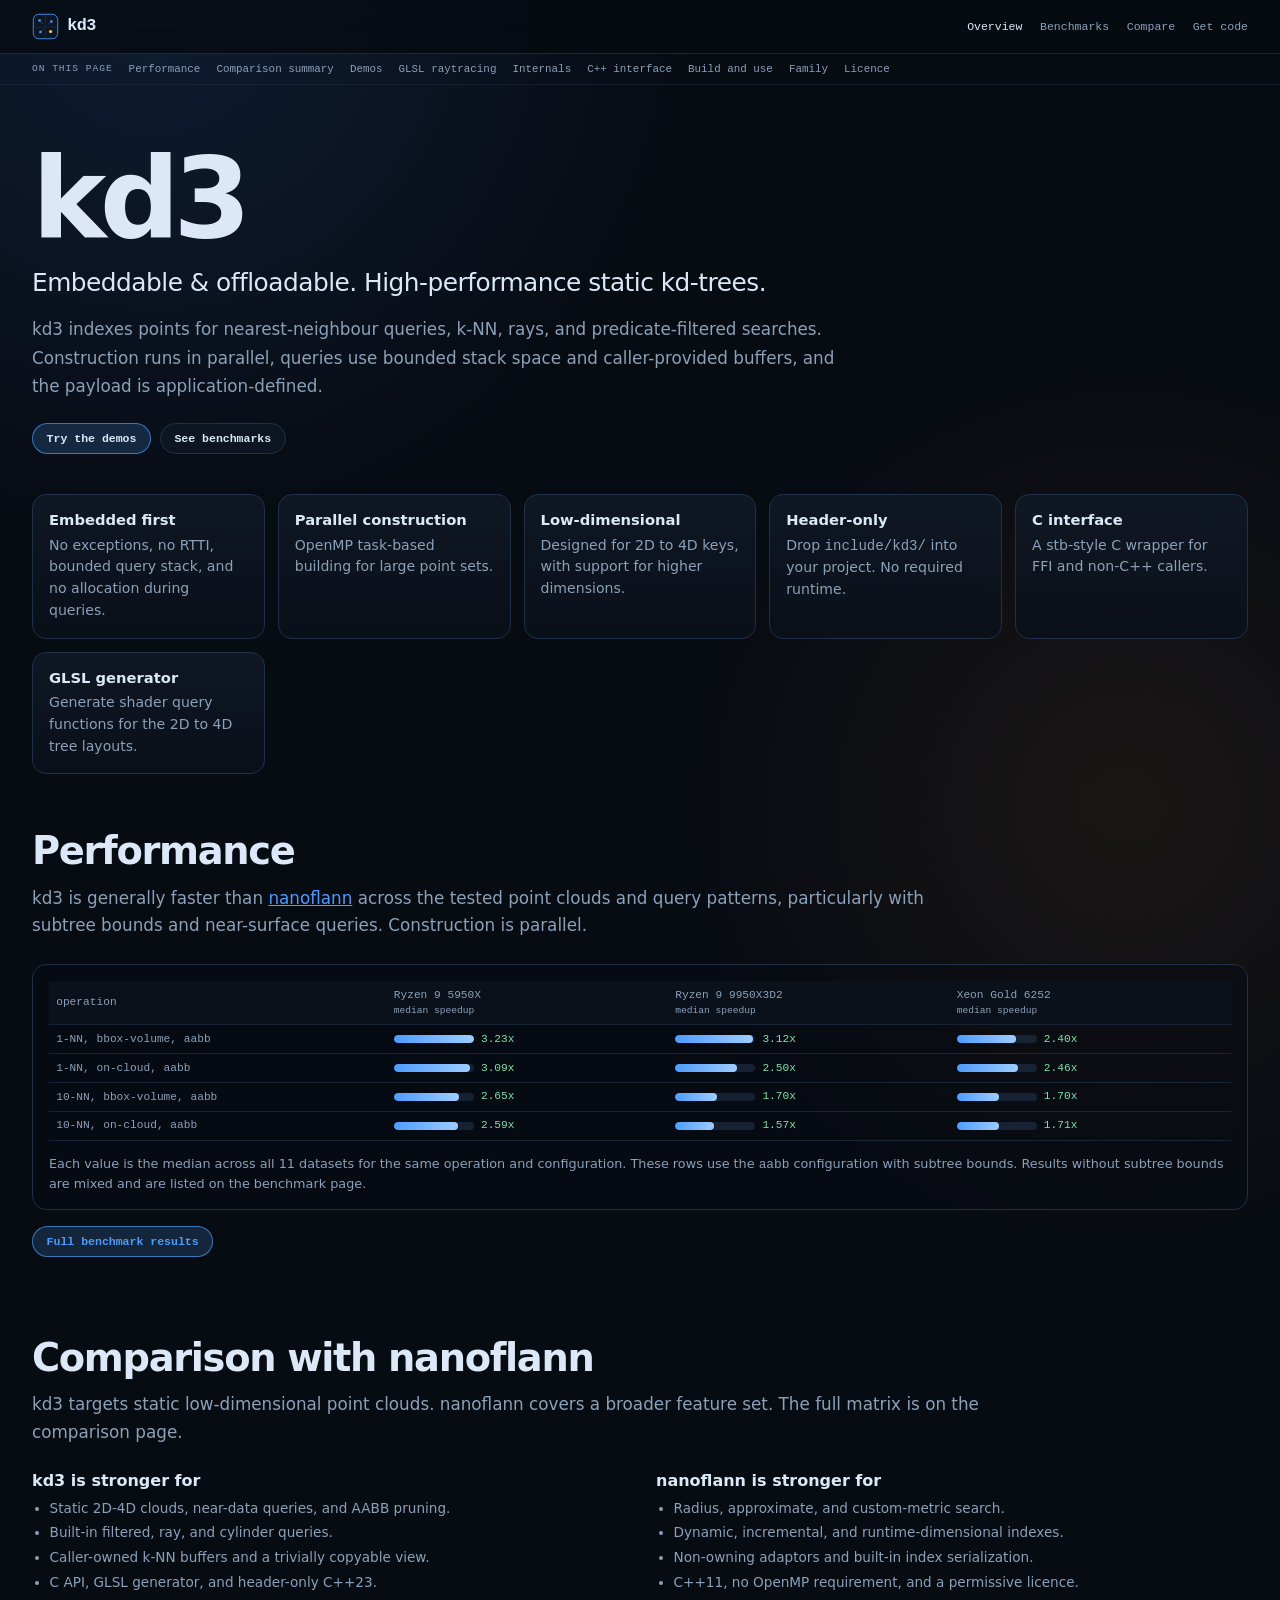
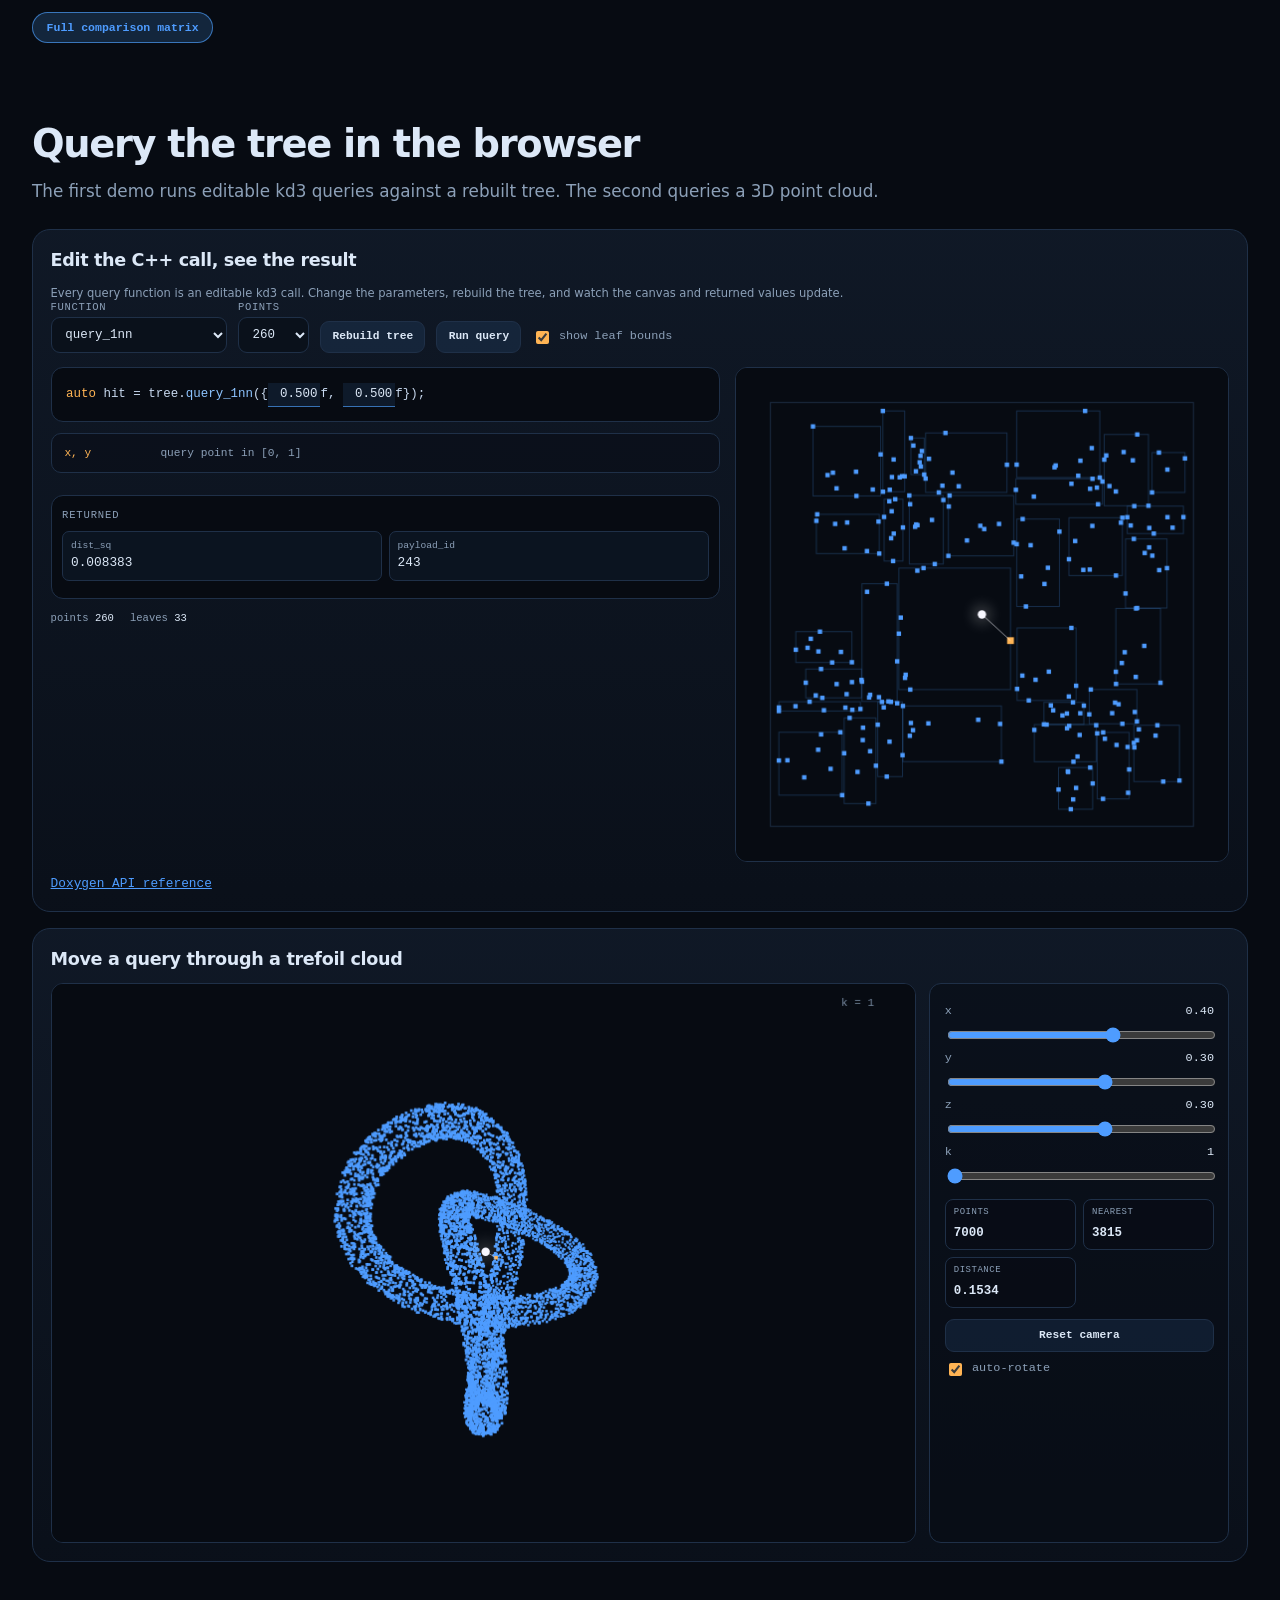
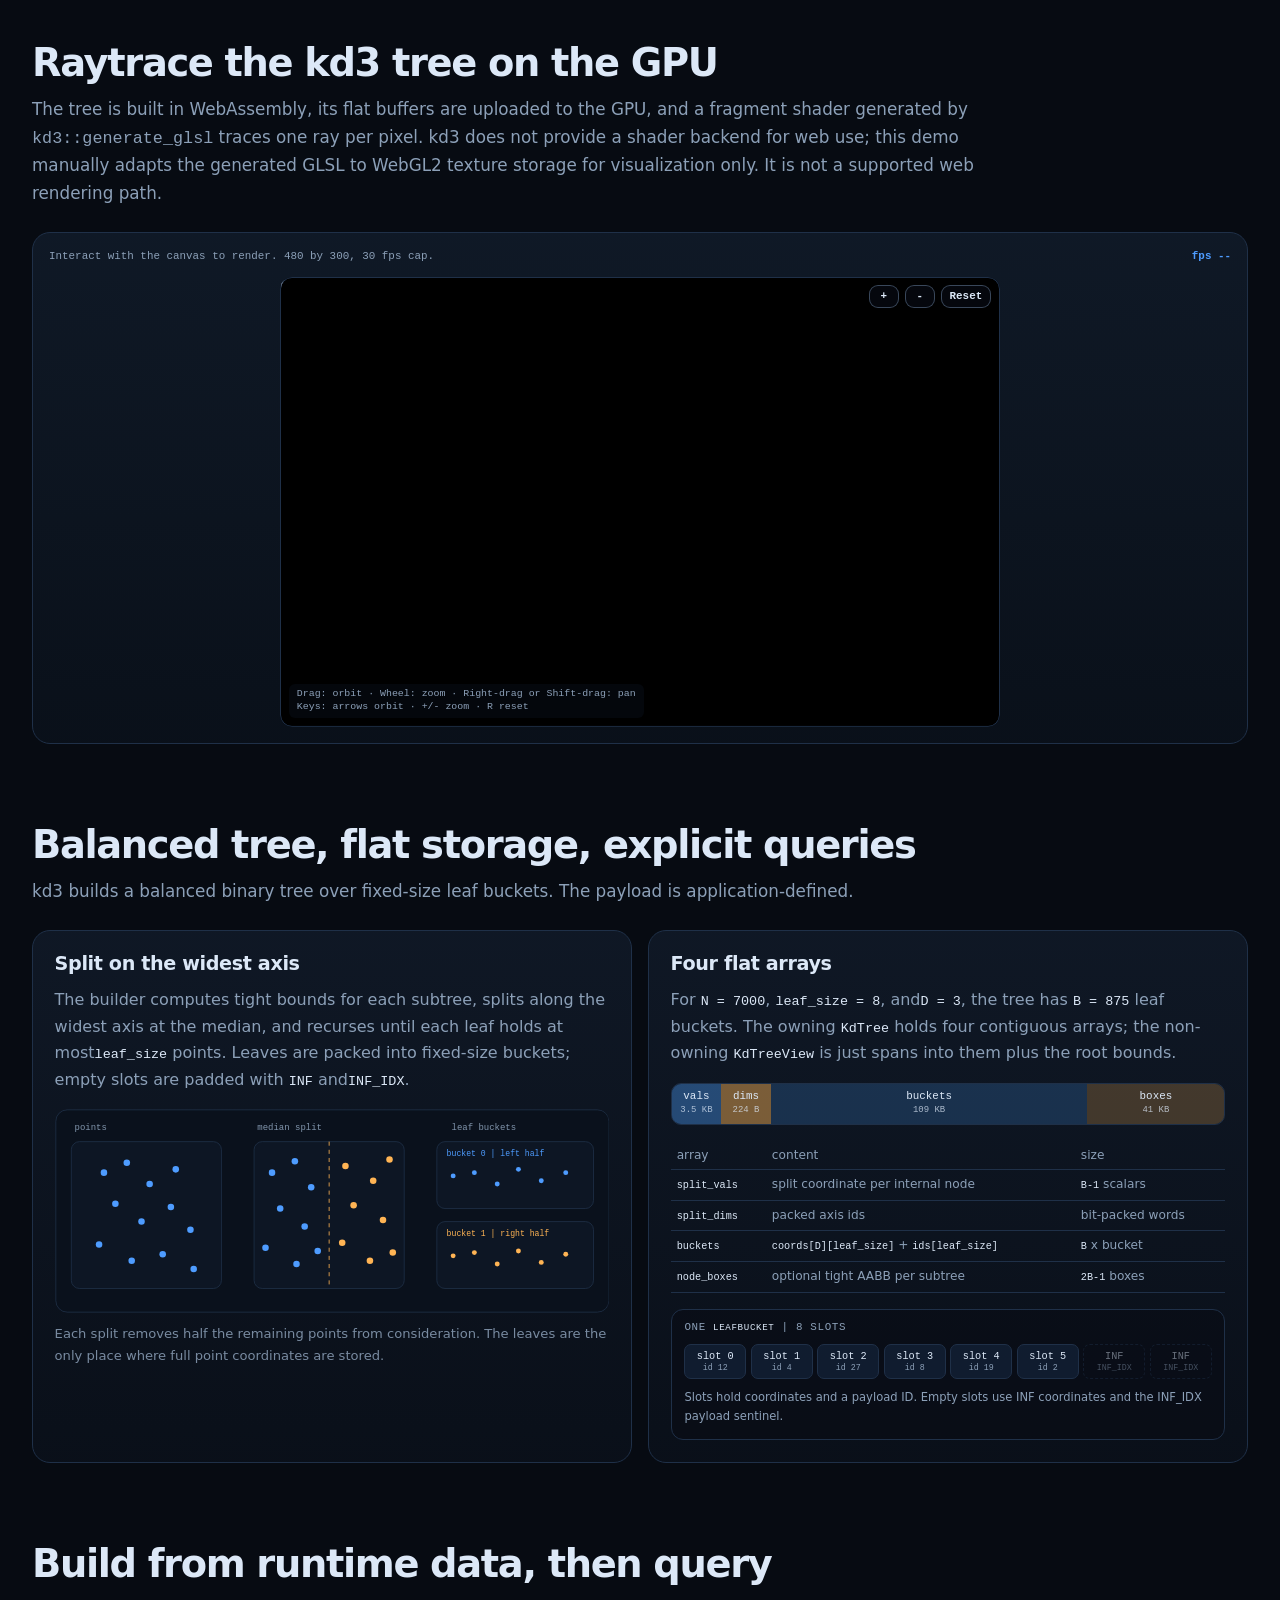
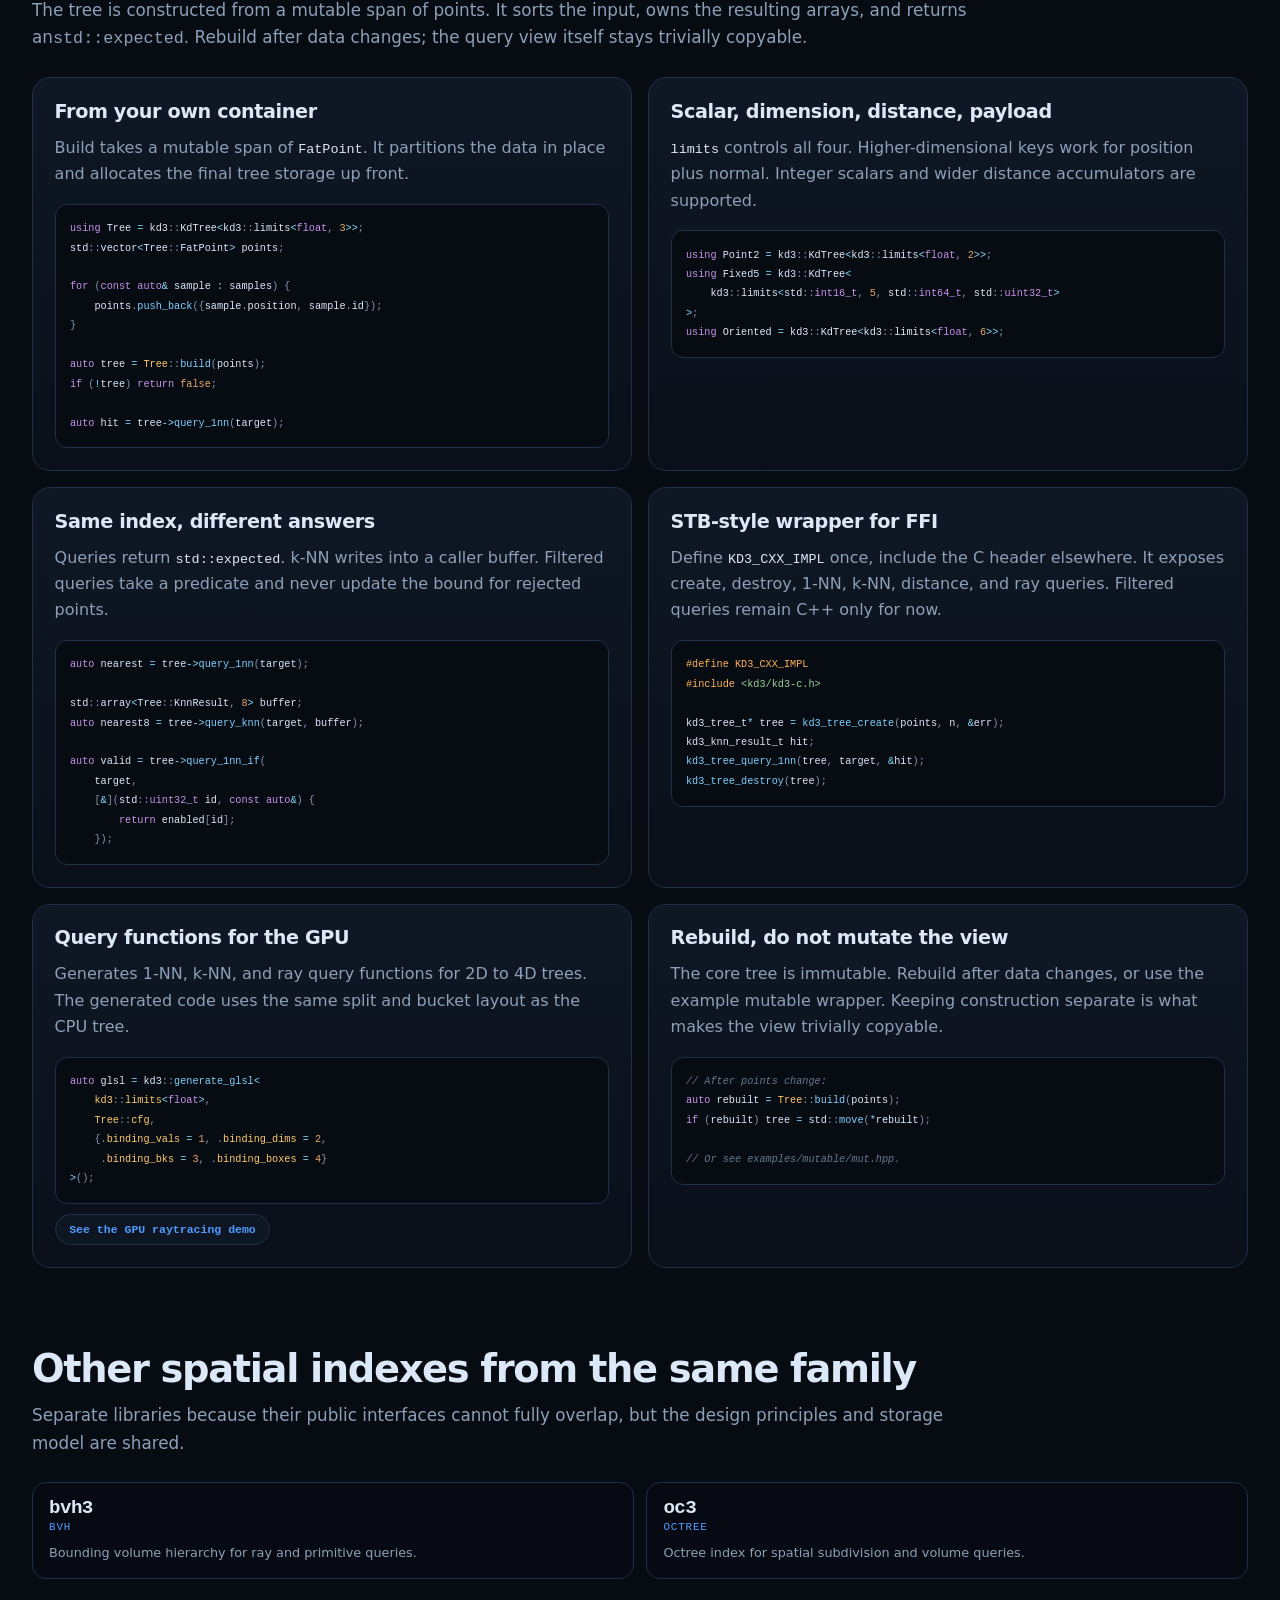
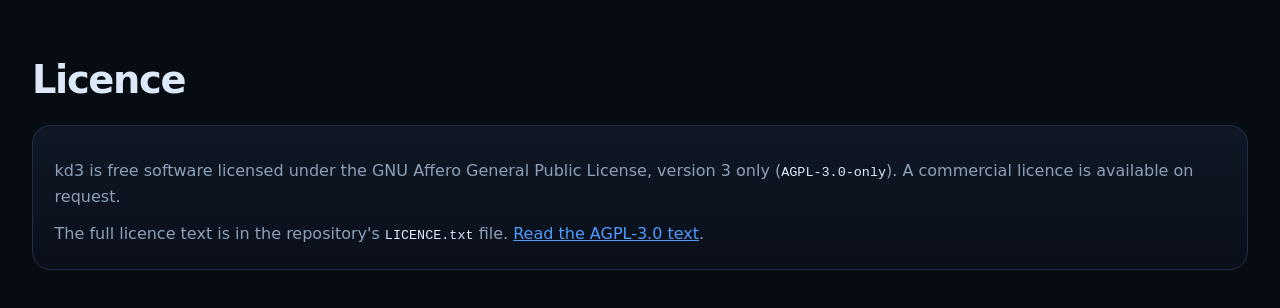
<file: index.html>
<!doctype html>
<html lang="en"><head><meta charset="utf-8"/><meta name="viewport" content="width=device-width, initial-scale=1"/><title>kd3</title><link rel="stylesheet" crossorigin href="./index-3xx9271h.css"><script type="module" crossorigin src="./index-vq3v2qq1.js"></script></head><body><nav class="topnav"><a class="brand" href="index.html"><img class="logo" src="./logo-wp1cwgp9.svg" alt="" /><span>kd3</span></a><div class="topnav-links"><a href="index.html" aria-current="page">Overview</a><a href="benchmarks.html">Benchmarks</a><a href="compare.html">Compare</a><a href="https://github.com/KaruroChori/kd3">Get code</a></div></nav><nav class="section-nav" aria-label="On this page"><span>On this page</span><a href="#benchmarks">Performance</a><a href="#compare">Comparison summary</a><a href="#demos">Demos</a><a href="#glsl">GLSL raytracing</a><a href="#internals">Internals</a><a href="#interface">C++ interface</a><a href="#interfaces">Build and use</a><a href="#family">Family</a><a href="#licence">Licence</a></nav><header class="hero" id="top"><h1>kd3</h1><p class="subtitle">Embeddable & offloadable. High-performance static kd-trees.</p><p class="lede">kd3 indexes points for nearest-neighbour queries, k-NN, rays, and predicate-filtered searches. Construction runs in parallel, queries use bounded stack space and caller-provided buffers, and the payload is application-defined.</p><div class="hero-actions"><a class="button primary" href="#demos">Try the demos</a><a class="button" href="benchmarks.html">See benchmarks</a></div></header><section class="feature-strip"><article><strong>Embedded first</strong><p>No exceptions, no RTTI, bounded query stack, and no allocation during queries.</p></article><article><strong>Parallel construction</strong><p>OpenMP task-based building for large point sets.</p></article><article><strong>Low-dimensional</strong><p>Designed for 2D to 4D keys, with support for higher dimensions.</p></article><article><strong>Header-only</strong><p>Drop <code>include/kd3/</code> into your project. No required runtime.</p></article><article><strong>C interface</strong><p>A stb-style C wrapper for FFI and non-C++ callers.</p></article><article><strong>GLSL generator</strong><p>Generate shader query functions for the 2D to 4D tree layouts.</p></article></section><section id="benchmarks" class="section"><header class="section-head"><h2>Performance</h2><p>kd3 is generally faster than <a href="https://github.com/jlblancoc/nanoflann">nanoflann</a> across the tested point clouds and query patterns, particularly with subtree bounds and near-surface queries. Construction is parallel.</p></header><div class="bench-summary"><div class="bench-table-wrap"><table class="bench-table perf-table"><thead><tr><th>operation</th><th>Ryzen 9 5950X<small>median speedup</small></th><th>Ryzen 9 9950X3D2<small>median speedup</small></th><th>Xeon Gold 6252<small>median speedup</small></th></tr></thead><tbody><tr><td>1-NN, bbox-volume, <code>aabb</code></td><td><div class="perf-cell"><div class="bench-track"><i class="kd3" style="width:100.0%;"></i></div><strong>3.23x</strong></div></td><td><div class="perf-cell"><div class="bench-track"><i class="kd3" style="width:96.7%;"></i></div><strong>3.12x</strong></div></td><td><div class="perf-cell"><div class="bench-track"><i class="kd3" style="width:74.3%;"></i></div><strong>2.40x</strong></div></td></tr><tr><td>1-NN, on-cloud, <code>aabb</code></td><td><div class="perf-cell"><div class="bench-track"><i class="kd3" style="width:95.7%;"></i></div><strong>3.09x</strong></div></td><td><div class="perf-cell"><div class="bench-track"><i class="kd3" style="width:77.4%;"></i></div><strong>2.50x</strong></div></td><td><div class="perf-cell"><div class="bench-track"><i class="kd3" style="width:76.1%;"></i></div><strong>2.46x</strong></div></td></tr><tr><td>10-NN, bbox-volume, <code>aabb</code></td><td><div class="perf-cell"><div class="bench-track"><i class="kd3" style="width:82.2%;"></i></div><strong>2.65x</strong></div></td><td><div class="perf-cell"><div class="bench-track"><i class="kd3" style="width:52.6%;"></i></div><strong>1.70x</strong></div></td><td><div class="perf-cell"><div class="bench-track"><i class="kd3" style="width:52.7%;"></i></div><strong>1.70x</strong></div></td></tr><tr><td>10-NN, on-cloud, <code>aabb</code></td><td><div class="perf-cell"><div class="bench-track"><i class="kd3" style="width:80.3%;"></i></div><strong>2.59x</strong></div></td><td><div class="perf-cell"><div class="bench-track"><i class="kd3" style="width:48.5%;"></i></div><strong>1.57x</strong></div></td><td><div class="perf-cell"><div class="bench-track"><i class="kd3" style="width:53.1%;"></i></div><strong>1.71x</strong></div></td></tr></tbody></table></div><p>Each value is the median across all 11 datasets for the same operation and configuration. These rows use the <code>aabb</code> configuration with subtree bounds. Results without subtree bounds are mixed and are listed on the benchmark page.</p></div><p class="api-link"><a class="button primary" href="benchmarks.html">Full benchmark results</a></p></section><section id="compare" class="section"><header class="section-head"><h2>Comparison with nanoflann</h2><p>kd3 targets static low-dimensional point clouds. nanoflann covers a broader feature set. The full matrix is on the comparison page.</p></header><div class="compare-strengths"><div><h3>kd3 is stronger for</h3><ul><li>Static 2D-4D clouds, near-data queries, and AABB pruning.</li><li>Built-in filtered, ray, and cylinder queries.</li><li>Caller-owned k-NN buffers and a trivially copyable view.</li><li>C API, GLSL generator, and header-only C++23.</li></ul></div><div><h3>nanoflann is stronger for</h3><ul><li>Radius, approximate, and custom-metric search.</li><li>Dynamic, incremental, and runtime-dimensional indexes.</li><li>Non-owning adaptors and built-in index serialization.</li><li>C++11, no OpenMP requirement, and a permissive licence.</li></ul></div></div><p class="api-link"><a class="button primary" href="compare.html">Full comparison matrix</a></p></section><section id="demos" class="section"><header class="section-head"><h2>Query the tree in the browser</h2><p>The first demo runs editable kd3 queries against a rebuilt tree. The second queries a 3D point cloud.</p></header><div class="demo-stack"><article class="demo-card" id="interface"><div class="demo-header"><div><h3>Edit the C++ call, see the result</h3></div></div><p class="hint">Every query function is an editable kd3 call. Change the parameters, rebuild the tree, and watch the canvas and returned values update.</p><div class="interface-toolbar"><label>function<select id="iface-fn"><option value="1nn">query_1nn</option><option value="knn">query_knn</option><option value="distance2">query_distance2</option><option value="1nn_if">query_1nn_if</option><option value="knn_if">query_knn_if</option><option value="distance2_if">query_distance2_if</option><option value="ray">query_ray</option><option value="ray_distance">query_ray_distance</option></select></label><label>points<select id="iface-count"><option value="120">120</option><option value="260" selected>260</option><option value="500">500</option><option value="1000">1000</option></select></label><button id="iface-build" type="button">Rebuild tree</button><button id="iface-run" type="button">Run query</button><label class="check"><span class="check-spacer" aria-hidden="true"></span><span class="check-control"><input id="iface-leaves" type="checkbox" checked/>show leaf bounds</span></label></div><p id="iface-status" class="demo-loading">Loading demo...</p><div class="interface-layout"><div class="interface-left"><div id="iface-code" class="code-editor" aria-label="C++ invocation with editable parameters"></div><div id="iface-legend" class="iface-legend"></div><div id="iface-result" class="code-block compact result-block" aria-live="polite"></div><div class="iface-stats"><span>points <strong id="iface-points">n/a</strong></span><span>leaves <strong id="iface-leaf-count">n/a</strong></span></div></div><canvas id="iface-canvas" aria-label="live kd3 interface result"></canvas></div><p class="api-link"><a href="https://karurochori.github.io/kd3/">Doxygen API reference</a></p></article><article class="demo-card"><div class="demo-header"><div><h3>Move a query through a trefoil cloud</h3></div></div><p id="status" class="demo-loading">Loading demo...</p><div class="demo3d-layout"><canvas id="view" aria-label="kd3 nearest-neighbour point cloud demo"></canvas><aside class="demo-controls"><label>x <span id="qx-value">0.40</span><input id="qx" type="range" min="-1.6" max="1.6" step="0.01" value="0.40"/></label><label>y <span id="qy-value">0.30</span><input id="qy" type="range" min="-1.6" max="1.6" step="0.01" value="0.30"/></label><label>z <span id="qz-value">0.30</span><input id="qz" type="range" min="-1.6" max="1.6" step="0.01" value="0.30"/></label><label>k <span id="k-value">1</span><input id="k" type="range" min="1" max="16" step="1" value="1"/></label><div class="mini-stats"><div><span>points</span><strong id="point-count">n/a</strong></div><div><span>nearest</span><strong id="nearest-id">n/a</strong></div><div><span>distance</span><strong id="nearest-distance">n/a</strong></div></div><button id="reset-view" type="button">Reset camera</button><label class="check"><input id="auto-rotate" type="checkbox" checked/>auto-rotate</label></aside></div></article></div></section><section id="glsl" class="section"><header class="section-head"><h2>Raytrace the kd3 tree on the GPU</h2><p>The tree is built in WebAssembly, its flat buffers are uploaded to the GPU, and a fragment shader generated by <code>kd3::generate_glsl</code> traces one ray per pixel. kd3 does not provide a shader backend for web use; this demo manually adapts the generated GLSL to WebGL2 texture storage for visualization only. It is not a supported web rendering path.</p></header><div class="glsl-card"><div class="glsl-toolbar"><span id="glsl-status">Interact with the canvas to render. 480 by 300, 30 fps cap.</span><span id="glsl-fps">fps --</span></div><div class="glsl-stage" id="glsl-stage"><canvas id="glsl-canvas" width="480" height="300" tabindex="0" aria-label="kd3 GLSL raytraced torus knot"></canvas><div id="glsl-placeholder">Click or scroll to start. Drag to orbit, wheel to zoom.</div><div class="glsl-controls"><button id="glsl-zoom-in" type="button" aria-label="Zoom in">+</button><button id="glsl-zoom-out" type="button" aria-label="Zoom out">-</button><button id="glsl-reset" type="button">Reset</button></div><div class="glsl-help">Drag: orbit · Wheel: zoom · Right-drag or Shift-drag: pan<br/>Keys: arrows orbit · +/- zoom · R reset</div></div></div></section><section id="internals" class="section"><header class="section-head"><h2>Balanced tree, flat storage, explicit queries</h2><p>kd3 builds a balanced binary tree over fixed-size leaf buckets. The payload is application-defined.</p></header><div class="internals-grid"><article class="info-card"><h3>Split on the widest axis</h3><p>The builder computes tight bounds for each subtree, splits along the widest axis at the median, and recurses until each leaf holds at most<code>leaf_size</code> points. Leaves are packed into fixed-size buckets; empty slots are padded with <code>INF</code> and<code>INF_IDX</code>.</p><svg class="build-figure" viewBox="0 0 680 250" role="img" aria-label="A point cloud split by a median plane, then grouped into leaf buckets"><rect x="1" y="1" width="678" height="248" rx="14" fill="#0a111c" stroke="#1f3048"></rect><g font-family="ui-monospace, SFMono-Regular, Menlo, monospace" font-size="11" fill="#8296ad"><text x="24" y="26">points</text><text x="248" y="26">median split</text><text x="486" y="26">leaf buckets</text></g><rect x="20" y="40" width="184" height="180" rx="10" fill="#0d1624" stroke="#1f3048"></rect><g fill="#4e9cff"><circle cx="60" cy="78" r="4"></circle><circle cx="88" cy="66" r="4"></circle><circle cx="116" cy="92" r="4"></circle><circle cx="148" cy="74" r="4"></circle><circle cx="74" cy="116" r="4"></circle><circle cx="106" cy="138" r="4"></circle><circle cx="142" cy="120" r="4"></circle><circle cx="166" cy="148" r="4"></circle><circle cx="54" cy="166" r="4"></circle><circle cx="94" cy="186" r="4"></circle><circle cx="132" cy="178" r="4"></circle><circle cx="170" cy="196" r="4"></circle></g><rect x="244" y="40" width="184" height="180" rx="10" fill="#0d1624" stroke="#1f3048"></rect><line x1="336" y1="40" x2="336" y2="220" stroke="#ffb454" stroke-dasharray="5 5"></line><g fill="#4e9cff"><circle cx="266" cy="78" r="4"></circle><circle cx="294" cy="64" r="4"></circle><circle cx="314" cy="96" r="4"></circle><circle cx="276" cy="122" r="4"></circle><circle cx="306" cy="144" r="4"></circle><circle cx="258" cy="170" r="4"></circle><circle cx="296" cy="190" r="4"></circle><circle cx="322" cy="174" r="4"></circle></g><g fill="#ffb454"><circle cx="356" cy="70" r="4"></circle><circle cx="390" cy="88" r="4"></circle><circle cx="410" cy="62" r="4"></circle><circle cx="366" cy="118" r="4"></circle><circle cx="402" cy="136" r="4"></circle><circle cx="352" cy="164" r="4"></circle><circle cx="386" cy="186" r="4"></circle><circle cx="414" cy="176" r="4"></circle></g><rect x="468" y="40" width="192" height="82" rx="10" fill="#0d1624" stroke="#1f3048"></rect><rect x="468" y="138" width="192" height="82" rx="10" fill="#0d1624" stroke="#1f3048"></rect><g font-family="ui-monospace, SFMono-Regular, Menlo, monospace" font-size="10" fill="#4e9cff"><text x="480" y="58">bucket 0 | left half</text><circle cx="488" cy="82" r="3"></circle><circle cx="514" cy="78" r="3"></circle><circle cx="542" cy="92" r="3"></circle><circle cx="568" cy="74" r="3"></circle><circle cx="596" cy="88" r="3"></circle><circle cx="626" cy="78" r="3"></circle></g><g font-family="ui-monospace, SFMono-Regular, Menlo, monospace" font-size="10" fill="#ffb454"><text x="480" y="156">bucket 1 | right half</text><circle cx="488" cy="180" r="3"></circle><circle cx="514" cy="176" r="3"></circle><circle cx="542" cy="190" r="3"></circle><circle cx="568" cy="174" r="3"></circle><circle cx="596" cy="188" r="3"></circle><circle cx="626" cy="178" r="3"></circle></g></svg><p class="caption">Each split removes half the remaining points from consideration. The leaves are the only place where full point coordinates are stored.</p></article><article class="info-card"><h3>Four flat arrays</h3><p>For <code>N = 7000</code>, <code>leaf_size = 8</code>, and<code>D = 3</code>, the tree has <code>B = 875</code> leaf buckets. The owning <code>KdTree</code> holds four contiguous arrays; the non-owning <code>KdTreeView</code> is just spans into them plus the root bounds.</p><div class="memory-bar" aria-label="Approximate memory layout"><div class="mem-seg mem-vals" style="flex:3;">vals <span>3.5 KB</span></div><div class="mem-seg mem-dims" style="flex:1;">dims <span>224 B</span></div><div class="mem-seg mem-buckets" style="flex:68;">buckets <span>109 KB</span></div><div class="mem-seg mem-boxes" style="flex:28;">boxes <span>41 KB</span></div></div><table class="mem-table"><thead><tr><th>array</th><th>content</th><th>size</th></tr></thead><tbody><tr><td><code>split_vals</code></td><td>split coordinate per internal node</td><td><code>B-1</code> scalars</td></tr><tr><td><code>split_dims</code></td><td>packed axis ids</td><td>bit-packed words</td></tr><tr><td><code>buckets</code></td><td><code>coords[D][leaf_size]</code> + <code>ids[leaf_size]</code></td><td><code>B</code> x bucket</td></tr><tr><td><code>node_boxes</code></td><td>optional tight AABB per subtree</td><td><code>2B-1</code> boxes</td></tr></tbody></table><div class="bucket-detail"><div class="bucket-title">one <code>LeafBucket</code> | 8 slots</div><div class="bucket-slots"><div><span>slot 0</span><small>id 12</small></div><div><span>slot 1</span><small>id 4</small></div><div><span>slot 2</span><small>id 27</small></div><div><span>slot 3</span><small>id 8</small></div><div><span>slot 4</span><small>id 19</small></div><div><span>slot 5</span><small>id 2</small></div><div class="pad"><span>INF</span><small>INF_IDX</small></div><div class="pad"><span>INF</span><small>INF_IDX</small></div></div><p>Slots hold coordinates and a payload ID. Empty slots use INF coordinates and the INF_IDX payload sentinel.</p></div></article></div></section><section id="interfaces" class="section"><header class="section-head"><h2>Build from runtime data, then query</h2><p>The tree is constructed from a mutable span of points. It sorts the input, owns the resulting arrays, and returns an<code>std::expected</code>. Rebuild after data changes; the query view itself stays trivially copyable.</p></header><div class="internals-grid"><article class="info-card"><h3>From your own container</h3><p>Build takes a mutable span of <code>FatPoint</code>. It partitions the data in place and allocates the final tree storage up front.</p><pre class="code-block"><code><span class="token keyword">using</span> Tree <span class="token operator">=</span> kd3<span class="token double-colon punctuation">::</span>KdTree<span class="token operator">&lt;</span>kd3<span class="token double-colon punctuation">::</span>limits<span class="token operator">&lt;</span><span class="token keyword">float</span><span class="token punctuation">,</span> <span class="token number">3</span><span class="token operator">>></span><span class="token punctuation">;</span>
std<span class="token double-colon punctuation">::</span>vector<span class="token operator">&lt;</span>Tree<span class="token double-colon punctuation">::</span>FatPoint<span class="token operator">></span> points<span class="token punctuation">;</span>

<span class="token keyword">for</span> <span class="token punctuation">(</span><span class="token keyword">const</span> <span class="token keyword">auto</span><span class="token operator">&amp;</span> sample <span class="token operator">:</span> samples<span class="token punctuation">)</span> <span class="token punctuation">{</span>
    points<span class="token punctuation">.</span><span class="token function">push_back</span><span class="token punctuation">(</span><span class="token punctuation">{</span>sample<span class="token punctuation">.</span>position<span class="token punctuation">,</span> sample<span class="token punctuation">.</span>id<span class="token punctuation">}</span><span class="token punctuation">)</span><span class="token punctuation">;</span>
<span class="token punctuation">}</span>

<span class="token keyword">auto</span> tree <span class="token operator">=</span> <span class="token class-name">Tree</span><span class="token double-colon punctuation">::</span><span class="token function">build</span><span class="token punctuation">(</span>points<span class="token punctuation">)</span><span class="token punctuation">;</span>
<span class="token keyword">if</span> <span class="token punctuation">(</span><span class="token operator">!</span>tree<span class="token punctuation">)</span> <span class="token keyword">return</span> <span class="token boolean">false</span><span class="token punctuation">;</span>

<span class="token keyword">auto</span> hit <span class="token operator">=</span> tree<span class="token operator">-></span><span class="token function">query_1nn</span><span class="token punctuation">(</span>target<span class="token punctuation">)</span><span class="token punctuation">;</span></code></pre></article><article class="info-card"><h3>Scalar, dimension, distance, payload</h3><p><code>limits</code> controls all four. Higher-dimensional keys work for position plus normal. Integer scalars and wider distance accumulators are supported.</p><pre class="code-block"><code><span class="token keyword">using</span> Point2 <span class="token operator">=</span> kd3<span class="token double-colon punctuation">::</span>KdTree<span class="token operator">&lt;</span>kd3<span class="token double-colon punctuation">::</span>limits<span class="token operator">&lt;</span><span class="token keyword">float</span><span class="token punctuation">,</span> <span class="token number">2</span><span class="token operator">>></span><span class="token punctuation">;</span>
<span class="token keyword">using</span> Fixed5 <span class="token operator">=</span> kd3<span class="token double-colon punctuation">::</span>KdTree<span class="token operator">&lt;</span>
    kd3<span class="token double-colon punctuation">::</span>limits<span class="token operator">&lt;</span>std<span class="token double-colon punctuation">::</span><span class="token keyword">int16_t</span><span class="token punctuation">,</span> <span class="token number">5</span><span class="token punctuation">,</span> std<span class="token double-colon punctuation">::</span><span class="token keyword">int64_t</span><span class="token punctuation">,</span> std<span class="token double-colon punctuation">::</span><span class="token keyword">uint32_t</span><span class="token operator">></span>
<span class="token operator">></span><span class="token punctuation">;</span>
<span class="token keyword">using</span> Oriented <span class="token operator">=</span> kd3<span class="token double-colon punctuation">::</span>KdTree<span class="token operator">&lt;</span>kd3<span class="token double-colon punctuation">::</span>limits<span class="token operator">&lt;</span><span class="token keyword">float</span><span class="token punctuation">,</span> <span class="token number">6</span><span class="token operator">>></span><span class="token punctuation">;</span></code></pre></article><article class="info-card"><h3>Same index, different answers</h3><p>Queries return <code>std::expected</code>. k-NN writes into a caller buffer. Filtered queries take a predicate and never update the bound for rejected points.</p><pre class="code-block"><code><span class="token keyword">auto</span> nearest <span class="token operator">=</span> tree<span class="token operator">-></span><span class="token function">query_1nn</span><span class="token punctuation">(</span>target<span class="token punctuation">)</span><span class="token punctuation">;</span>

std<span class="token double-colon punctuation">::</span>array<span class="token operator">&lt;</span>Tree<span class="token double-colon punctuation">::</span>KnnResult<span class="token punctuation">,</span> <span class="token number">8</span><span class="token operator">></span> buffer<span class="token punctuation">;</span>
<span class="token keyword">auto</span> nearest8 <span class="token operator">=</span> tree<span class="token operator">-></span><span class="token function">query_knn</span><span class="token punctuation">(</span>target<span class="token punctuation">,</span> buffer<span class="token punctuation">)</span><span class="token punctuation">;</span>

<span class="token keyword">auto</span> valid <span class="token operator">=</span> tree<span class="token operator">-></span><span class="token function">query_1nn_if</span><span class="token punctuation">(</span>
    target<span class="token punctuation">,</span>
    <span class="token punctuation">[</span><span class="token operator">&amp;</span><span class="token punctuation">]</span><span class="token punctuation">(</span>std<span class="token double-colon punctuation">::</span><span class="token keyword">uint32_t</span> id<span class="token punctuation">,</span> <span class="token keyword">const</span> <span class="token keyword">auto</span><span class="token operator">&amp;</span><span class="token punctuation">)</span> <span class="token punctuation">{</span>
        <span class="token keyword">return</span> enabled<span class="token punctuation">[</span>id<span class="token punctuation">]</span><span class="token punctuation">;</span>
    <span class="token punctuation">}</span><span class="token punctuation">)</span><span class="token punctuation">;</span></code></pre></article><article class="info-card"><h3>STB-style wrapper for FFI</h3><p>Define <code>KD3_CXX_IMPL</code> once, include the C header elsewhere. It exposes create, destroy, 1-NN, k-NN, distance, and ray queries. Filtered queries remain C++ only for now.</p><pre class="code-block"><code><span class="token macro property"><span class="token directive-hash">#</span><span class="token directive keyword">define</span> <span class="token macro-name">KD3_CXX_IMPL</span></span>
<span class="token macro property"><span class="token directive-hash">#</span><span class="token directive keyword">include</span> <span class="token string">&lt;kd3/kd3-c.h></span></span>

kd3_tree_t<span class="token operator">*</span> tree <span class="token operator">=</span> <span class="token function">kd3_tree_create</span><span class="token punctuation">(</span>points<span class="token punctuation">,</span> n<span class="token punctuation">,</span> <span class="token operator">&amp;</span>err<span class="token punctuation">)</span><span class="token punctuation">;</span>
kd3_knn_result_t hit<span class="token punctuation">;</span>
<span class="token function">kd3_tree_query_1nn</span><span class="token punctuation">(</span>tree<span class="token punctuation">,</span> target<span class="token punctuation">,</span> <span class="token operator">&amp;</span>hit<span class="token punctuation">)</span><span class="token punctuation">;</span>
<span class="token function">kd3_tree_destroy</span><span class="token punctuation">(</span>tree<span class="token punctuation">)</span><span class="token punctuation">;</span></code></pre></article><article class="info-card"><h3>Query functions for the GPU</h3><p>Generates 1-NN, k-NN, and ray query functions for 2D to 4D trees. The generated code uses the same split and bucket layout as the CPU tree.</p><pre class="code-block"><code><span class="token keyword">auto</span> glsl <span class="token operator">=</span> kd3<span class="token double-colon punctuation">::</span><span class="token generic-function"><span class="token function">generate_glsl</span><span class="token generic class-name"><span class="token operator">&lt;</span>
    kd3<span class="token double-colon punctuation">::</span>limits<span class="token operator">&lt;</span><span class="token keyword">float</span><span class="token operator">></span><span class="token punctuation">,</span>
    Tree<span class="token double-colon punctuation">::</span>cfg<span class="token punctuation">,</span>
    <span class="token punctuation">{</span><span class="token punctuation">.</span>binding_vals <span class="token operator">=</span> <span class="token number">1</span><span class="token punctuation">,</span> <span class="token punctuation">.</span>binding_dims <span class="token operator">=</span> <span class="token number">2</span><span class="token punctuation">,</span>
     <span class="token punctuation">.</span>binding_bks <span class="token operator">=</span> <span class="token number">3</span><span class="token punctuation">,</span> <span class="token punctuation">.</span>binding_boxes <span class="token operator">=</span> <span class="token number">4</span><span class="token punctuation">}</span>
<span class="token operator">></span></span></span><span class="token punctuation">(</span><span class="token punctuation">)</span><span class="token punctuation">;</span></code></pre><p class="api-link"><a class="button" href="#glsl">See the GPU raytracing demo</a></p></article><article class="info-card"><h3>Rebuild, do not mutate the view</h3><p>The core tree is immutable. Rebuild after data changes, or use the example mutable wrapper. Keeping construction separate is what makes the view trivially copyable.</p><pre class="code-block"><code><span class="token comment">// After points change:</span>
<span class="token keyword">auto</span> rebuilt <span class="token operator">=</span> <span class="token class-name">Tree</span><span class="token double-colon punctuation">::</span><span class="token function">build</span><span class="token punctuation">(</span>points<span class="token punctuation">)</span><span class="token punctuation">;</span>
<span class="token keyword">if</span> <span class="token punctuation">(</span>rebuilt<span class="token punctuation">)</span> tree <span class="token operator">=</span> std<span class="token double-colon punctuation">::</span><span class="token function">move</span><span class="token punctuation">(</span><span class="token operator">*</span>rebuilt<span class="token punctuation">)</span><span class="token punctuation">;</span>

<span class="token comment">// Or see examples/mutable/mut.hpp.</span></code></pre></article></div></section><section id="family" class="section"><header class="section-head"><h2>Other spatial indexes from the same family</h2><p>Separate libraries because their public interfaces cannot fully overlap, but the design principles and storage model are shared.</p></header><div class="family-grid"><a class="family-card" href="https://github.com/karurochori/bvh3"><strong>bvh3</strong><span>BVH</span><p>Bounding volume hierarchy for ray and primitive queries.</p></a><a class="family-card" href="https://github.com/karurochori/oc3"><strong>oc3</strong><span>octree</span><p>Octree index for spatial subdivision and volume queries.</p></a></div></section><section id="licence" class="section"><header class="section-head"><h2>Licence</h2></header><div class="info-card"><p>kd3 is free software licensed under the GNU Affero General Public License, version 3 only (<code>AGPL-3.0-only</code>). A commercial licence is available on request.</p><p>The full licence text is in the repository's <code>LICENCE.txt</code> file. <a href="https://www.gnu.org/licenses/agpl-3.0.html">Read the AGPL-3.0 text</a>.</p></div></section><pre id="fatal" hidden></pre></body></html>
</file>
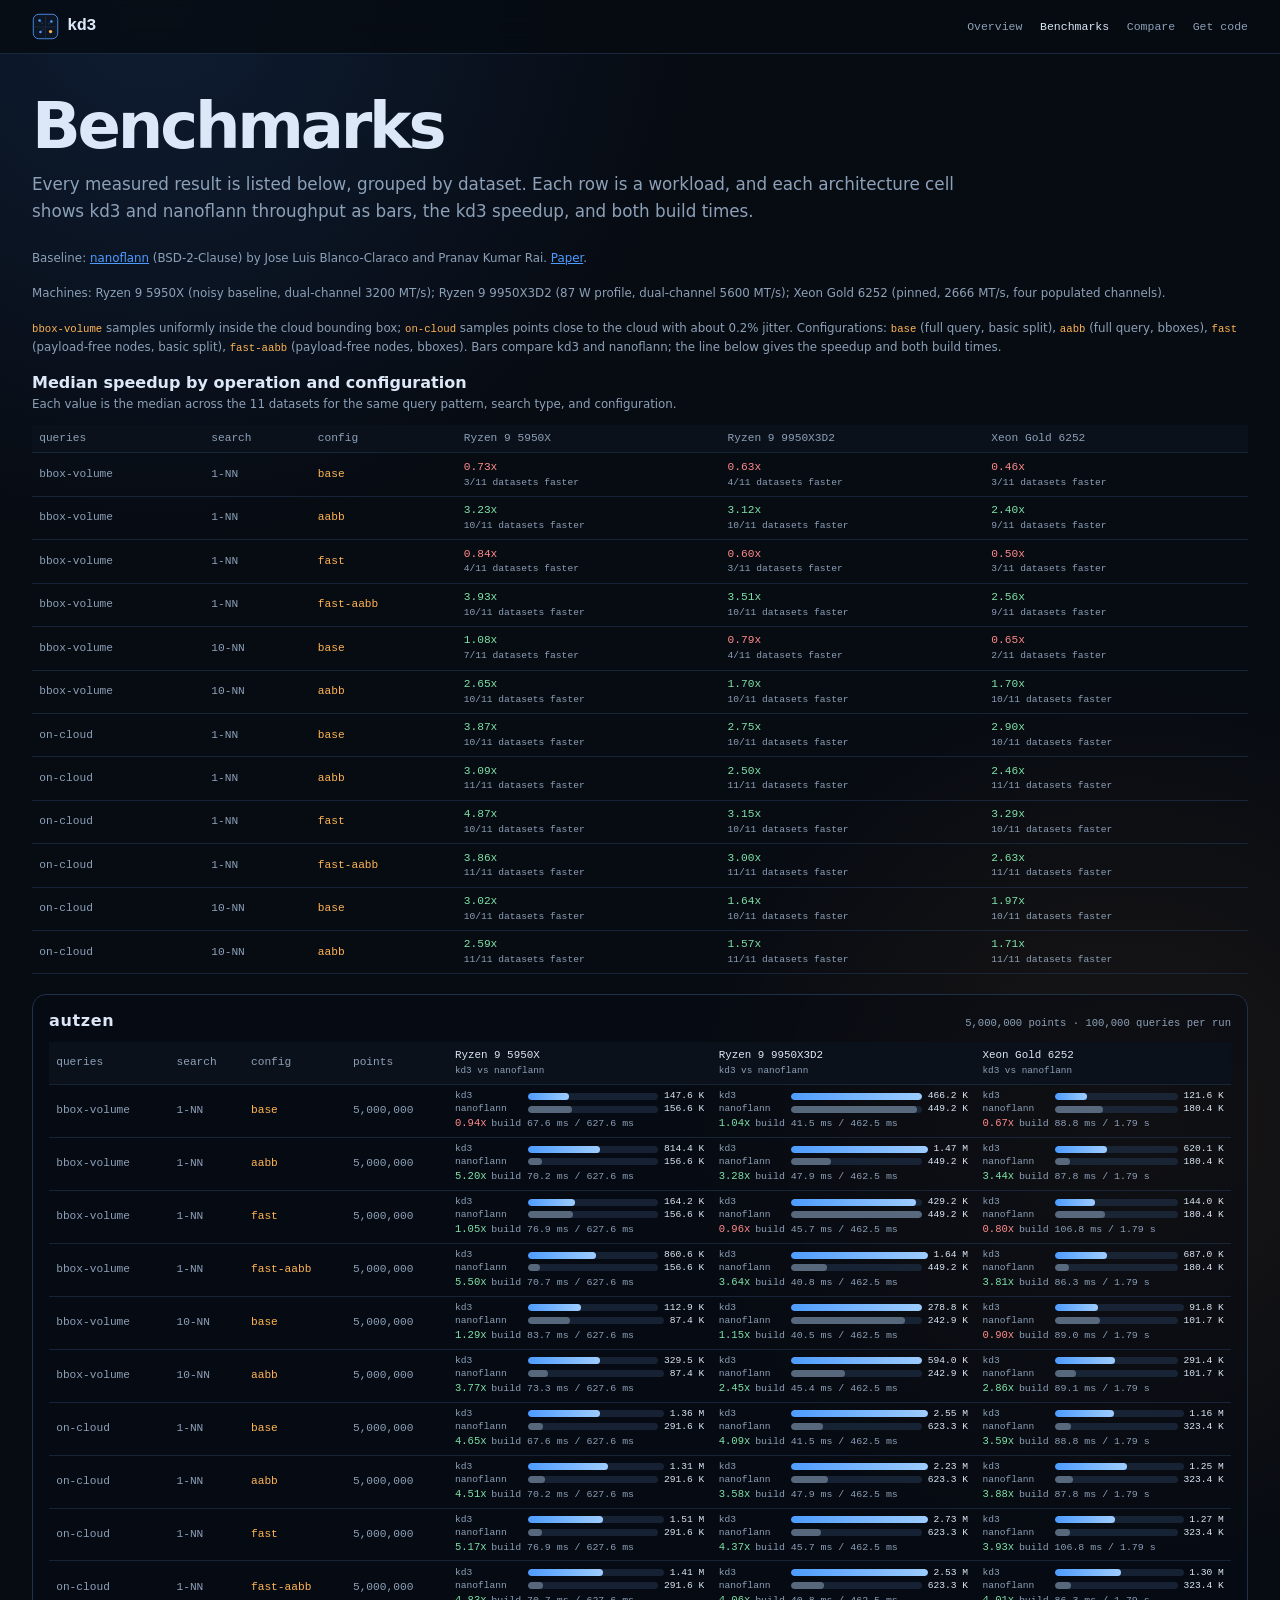
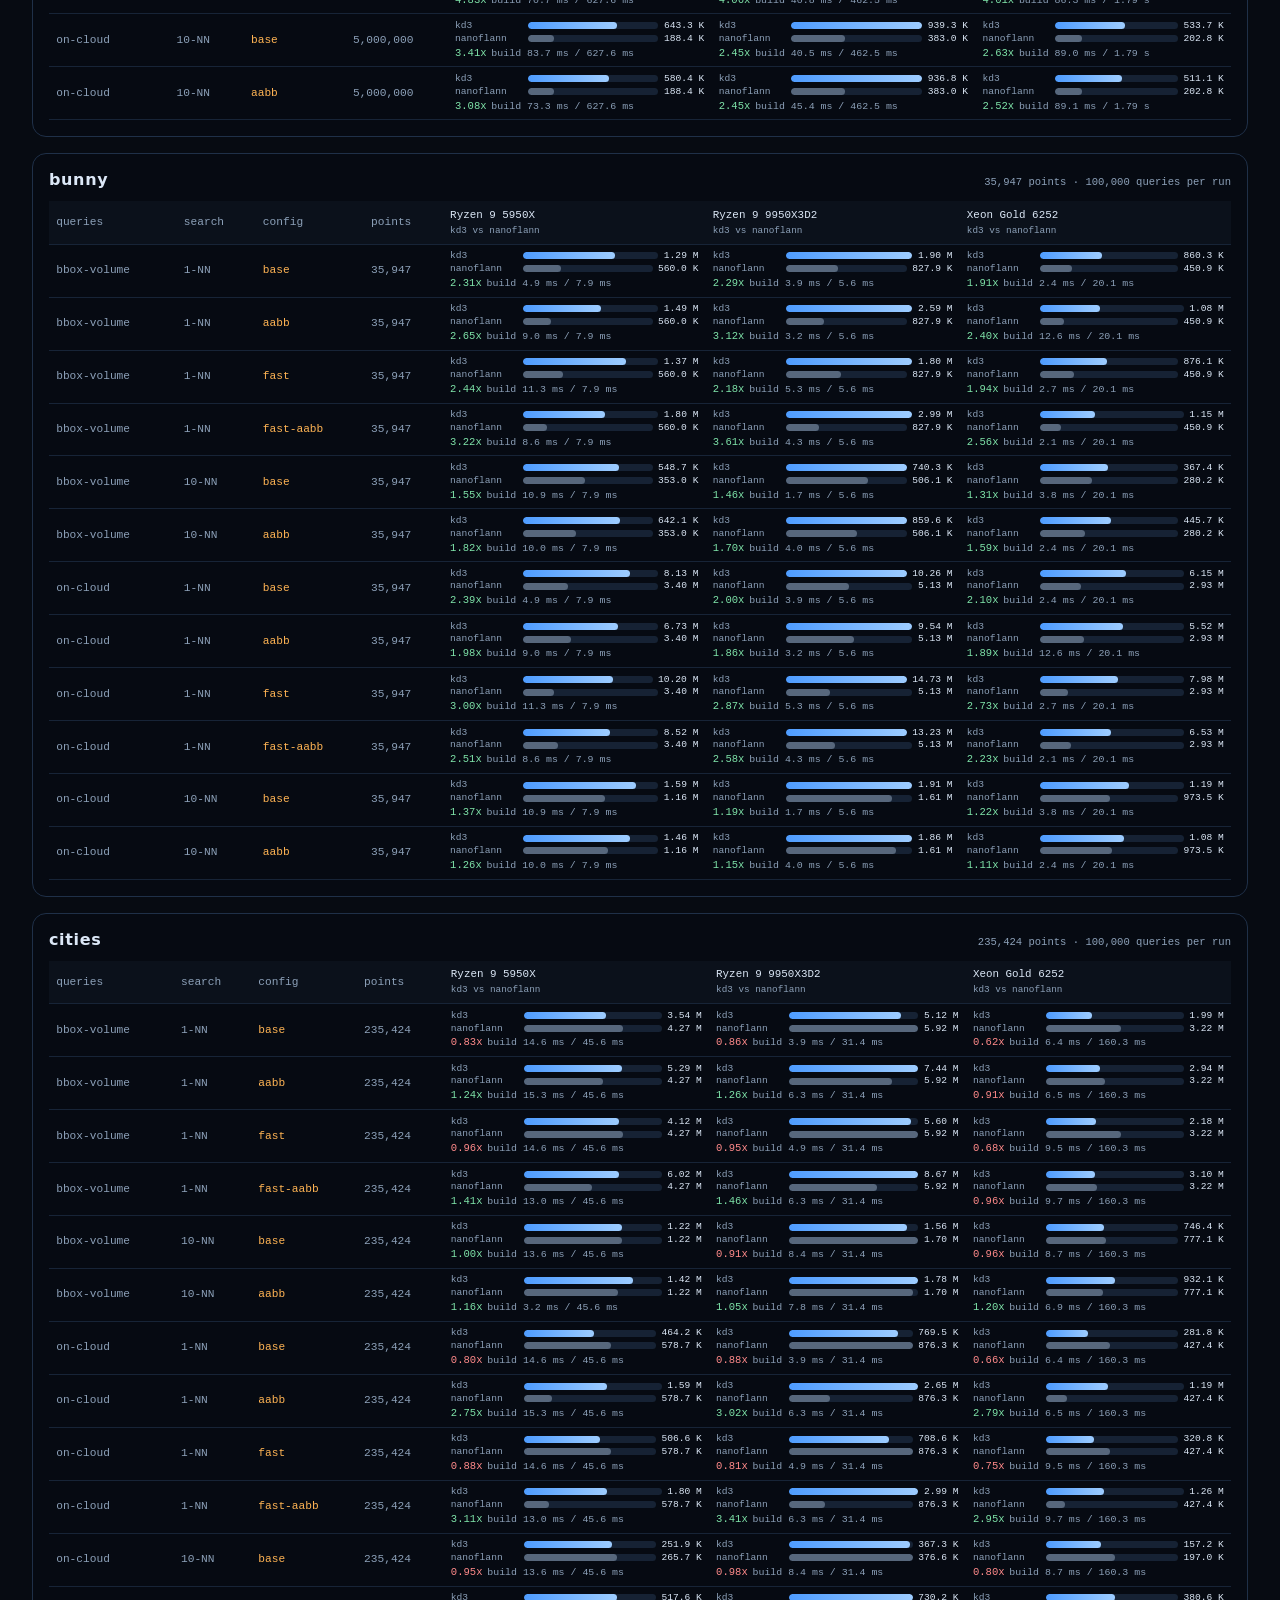
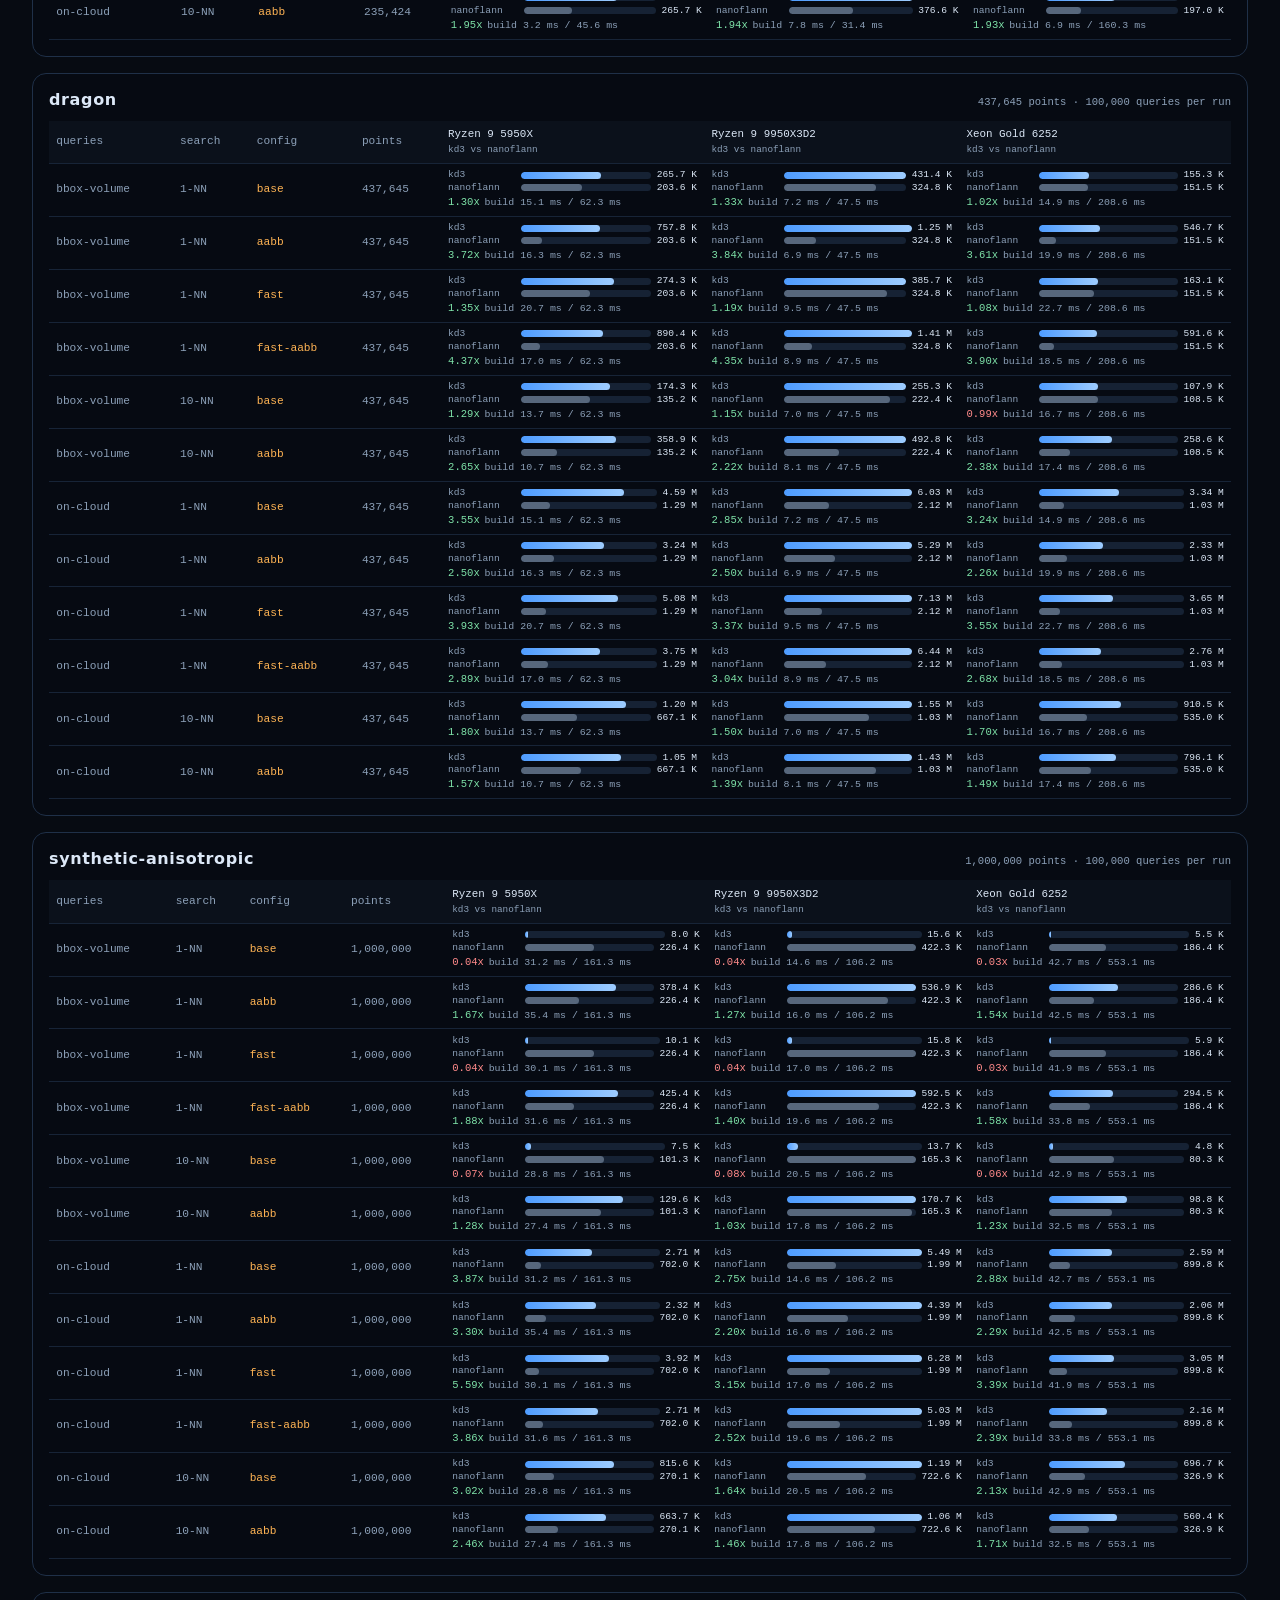
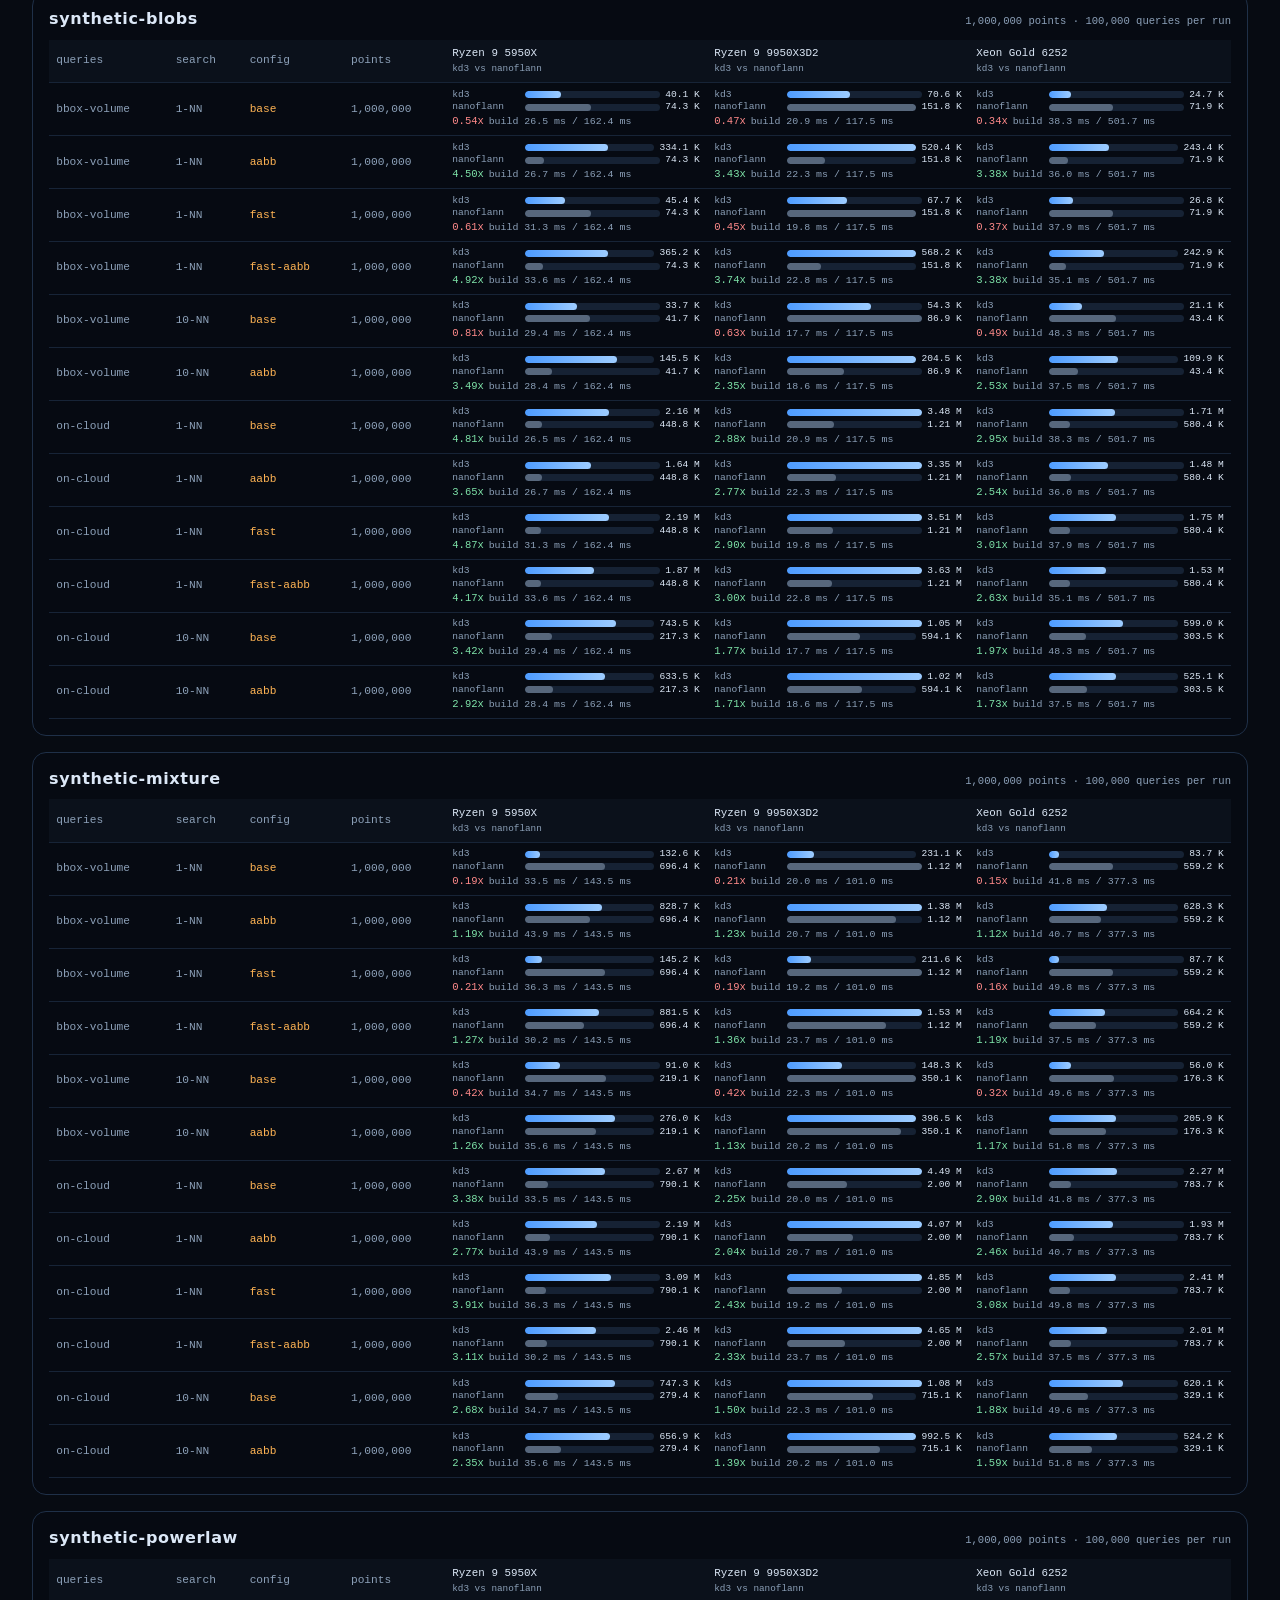
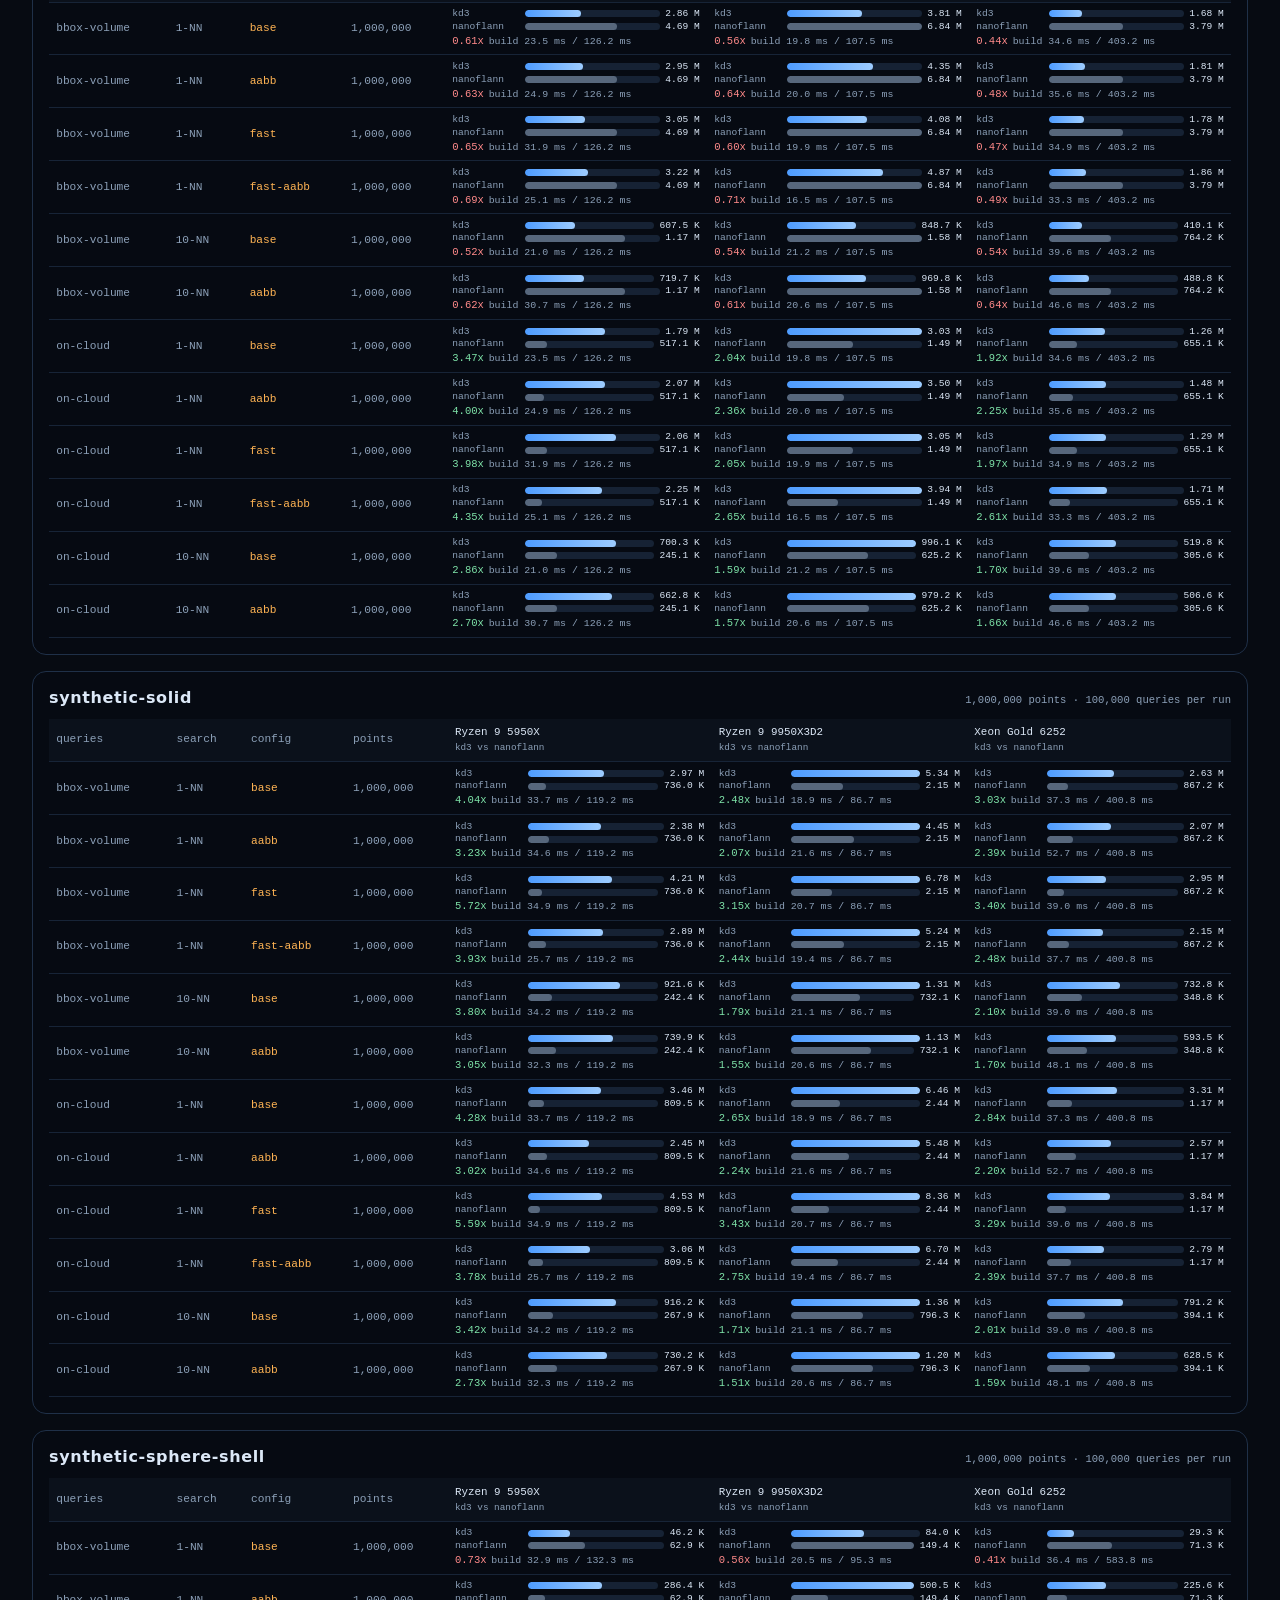
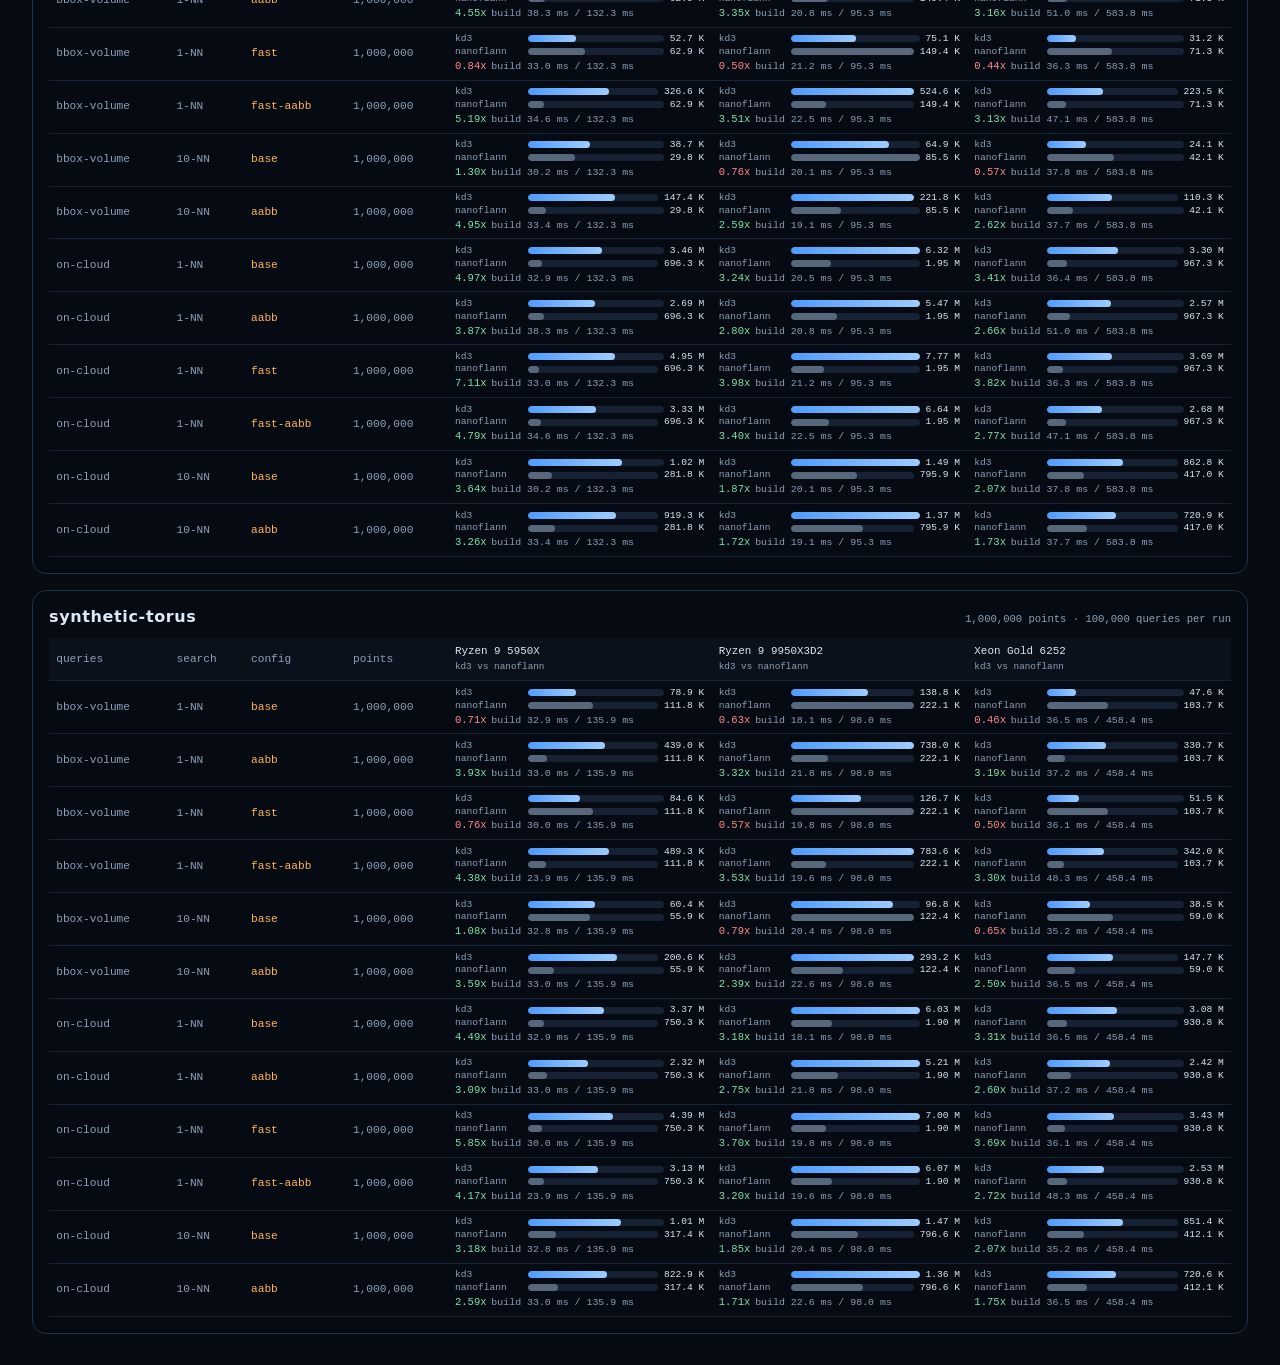
<file: benchmarks.html>
<!doctype html>
<html lang="en"><head><meta charset="utf-8"/><meta name="viewport" content="width=device-width, initial-scale=1"/><title>kd3 | benchmarks</title><link rel="stylesheet" crossorigin href="./index-3xx9271h.css"><script type="module" crossorigin src="./benchmarks-fmngce5z.js"></script></head><body><nav class="topnav"><a class="brand" href="index.html"><img class="logo" src="./logo-wp1cwgp9.svg" alt="" /><span>kd3</span></a><div class="topnav-links"><a href="index.html">Overview</a><a href="benchmarks.html" aria-current="page">Benchmarks</a><a href="compare.html">Compare</a><a href="https://github.com/KaruroChori/kd3">Get code</a></div></nav><main class="section"><header class="section-head"><h1 class="page-title">Benchmarks</h1><p>Every measured result is listed below, grouped by dataset. Each row is a workload, and each architecture cell shows kd3 and nanoflann throughput as bars, the kd3 speedup, and both build times.</p></header><p class="bench-attribution">Baseline: <a href="https://github.com/jlblancoc/nanoflann">nanoflann</a> (BSD-2-Clause) by Jose Luis Blanco-Claraco and Pranav Kumar Rai. <a href="https://arxiv.org/abs/2610.15215">Paper</a>.</p><p class="bench-notes">Machines: Ryzen 9 5950X (noisy baseline, dual-channel 3200 MT/s); Ryzen 9 9950X3D2 (87 W profile, dual-channel 5600 MT/s); Xeon Gold 6252 (pinned, 2666 MT/s, four populated channels).</p><p class="bench-notes"><code>bbox-volume</code> samples uniformly inside the cloud bounding box; <code>on-cloud</code> samples points close to the cloud with about 0.2% jitter. Configurations: <code>base</code> (full query, basic split), <code>aabb</code> (full query, bboxes), <code>fast</code> (payload-free nodes, basic split), <code>fast-aabb</code> (payload-free nodes, bboxes). Bars compare kd3 and nanoflann; the line below gives the speedup and both build times.</p><section class="bench-overview"><header class="bench-overview-head"><h2>Median speedup by operation and configuration</h2><p>Each value is the median across the 11 datasets for the same query pattern, search type, and configuration.</p></header><div class="bench-table-wrap"><table class="bench-table summary-table"><thead><tr><th>queries</th><th>search</th><th>config</th><th>Ryzen 9 5950X</th><th>Ryzen 9 9950X3D2</th><th>Xeon Gold 6252</th></tr></thead><tbody><tr><td>bbox-volume</td><td>1-NN</td><td><code>base</code></td><td><div class="summary-value loss"><strong>0.73x</strong><span>3/11 datasets faster</span></div></td><td><div class="summary-value loss"><strong>0.63x</strong><span>4/11 datasets faster</span></div></td><td><div class="summary-value loss"><strong>0.46x</strong><span>3/11 datasets faster</span></div></td></tr><tr><td>bbox-volume</td><td>1-NN</td><td><code>aabb</code></td><td><div class="summary-value win"><strong>3.23x</strong><span>10/11 datasets faster</span></div></td><td><div class="summary-value win"><strong>3.12x</strong><span>10/11 datasets faster</span></div></td><td><div class="summary-value win"><strong>2.40x</strong><span>9/11 datasets faster</span></div></td></tr><tr><td>bbox-volume</td><td>1-NN</td><td><code>fast</code></td><td><div class="summary-value loss"><strong>0.84x</strong><span>4/11 datasets faster</span></div></td><td><div class="summary-value loss"><strong>0.60x</strong><span>3/11 datasets faster</span></div></td><td><div class="summary-value loss"><strong>0.50x</strong><span>3/11 datasets faster</span></div></td></tr><tr><td>bbox-volume</td><td>1-NN</td><td><code>fast-aabb</code></td><td><div class="summary-value win"><strong>3.93x</strong><span>10/11 datasets faster</span></div></td><td><div class="summary-value win"><strong>3.51x</strong><span>10/11 datasets faster</span></div></td><td><div class="summary-value win"><strong>2.56x</strong><span>9/11 datasets faster</span></div></td></tr><tr><td>bbox-volume</td><td>10-NN</td><td><code>base</code></td><td><div class="summary-value win"><strong>1.08x</strong><span>7/11 datasets faster</span></div></td><td><div class="summary-value loss"><strong>0.79x</strong><span>4/11 datasets faster</span></div></td><td><div class="summary-value loss"><strong>0.65x</strong><span>2/11 datasets faster</span></div></td></tr><tr><td>bbox-volume</td><td>10-NN</td><td><code>aabb</code></td><td><div class="summary-value win"><strong>2.65x</strong><span>10/11 datasets faster</span></div></td><td><div class="summary-value win"><strong>1.70x</strong><span>10/11 datasets faster</span></div></td><td><div class="summary-value win"><strong>1.70x</strong><span>10/11 datasets faster</span></div></td></tr><tr><td>on-cloud</td><td>1-NN</td><td><code>base</code></td><td><div class="summary-value win"><strong>3.87x</strong><span>10/11 datasets faster</span></div></td><td><div class="summary-value win"><strong>2.75x</strong><span>10/11 datasets faster</span></div></td><td><div class="summary-value win"><strong>2.90x</strong><span>10/11 datasets faster</span></div></td></tr><tr><td>on-cloud</td><td>1-NN</td><td><code>aabb</code></td><td><div class="summary-value win"><strong>3.09x</strong><span>11/11 datasets faster</span></div></td><td><div class="summary-value win"><strong>2.50x</strong><span>11/11 datasets faster</span></div></td><td><div class="summary-value win"><strong>2.46x</strong><span>11/11 datasets faster</span></div></td></tr><tr><td>on-cloud</td><td>1-NN</td><td><code>fast</code></td><td><div class="summary-value win"><strong>4.87x</strong><span>10/11 datasets faster</span></div></td><td><div class="summary-value win"><strong>3.15x</strong><span>10/11 datasets faster</span></div></td><td><div class="summary-value win"><strong>3.29x</strong><span>10/11 datasets faster</span></div></td></tr><tr><td>on-cloud</td><td>1-NN</td><td><code>fast-aabb</code></td><td><div class="summary-value win"><strong>3.86x</strong><span>11/11 datasets faster</span></div></td><td><div class="summary-value win"><strong>3.00x</strong><span>11/11 datasets faster</span></div></td><td><div class="summary-value win"><strong>2.63x</strong><span>11/11 datasets faster</span></div></td></tr><tr><td>on-cloud</td><td>10-NN</td><td><code>base</code></td><td><div class="summary-value win"><strong>3.02x</strong><span>10/11 datasets faster</span></div></td><td><div class="summary-value win"><strong>1.64x</strong><span>10/11 datasets faster</span></div></td><td><div class="summary-value win"><strong>1.97x</strong><span>10/11 datasets faster</span></div></td></tr><tr><td>on-cloud</td><td>10-NN</td><td><code>aabb</code></td><td><div class="summary-value win"><strong>2.59x</strong><span>11/11 datasets faster</span></div></td><td><div class="summary-value win"><strong>1.57x</strong><span>11/11 datasets faster</span></div></td><td><div class="summary-value win"><strong>1.71x</strong><span>11/11 datasets faster</span></div></td></tr></tbody></table></div></section><div class="bench-sections"><section class="bench-dataset"><header class="bench-dataset-head"><h2>autzen</h2><p>5,000,000 points · 100,000 queries per run</p></header><div class="bench-table-wrap"><table class="bench-table matrix-table"><thead><tr><th>queries</th><th>search</th><th>config</th><th>points</th><th><span>Ryzen 9 5950X</span><small>kd3 vs nanoflann</small></th><th><span>Ryzen 9 9950X3D2</span><small>kd3 vs nanoflann</small></th><th><span>Xeon Gold 6252</span><small>kd3 vs nanoflann</small></th></tr></thead><tbody><tr><td>bbox-volume</td><td>1-NN</td><td><code>base</code></td><td>5,000,000</td><td><div class="matrix-cell loss"><div class="bench-cell-bars"><div class="bench-bar-row compact"><span>kd3</span><div class="bench-track"><i class="kd3" style="width:31.666073182974596%;"></i></div><strong>147.6 K</strong></div><div class="bench-bar-row compact"><span>nanoflann</span><div class="bench-track"><i class="nf" style="width:33.592607052302355%;"></i></div><strong>156.6 K</strong></div></div><div class="matrix-meta"><strong class="loss">0.94x</strong><span>build 67.6 ms / 627.6 ms</span></div></div></td><td><div class="matrix-cell win"><div class="bench-cell-bars"><div class="bench-bar-row compact"><span>kd3</span><div class="bench-track"><i class="kd3" style="width:100%;"></i></div><strong>466.2 K</strong></div><div class="bench-bar-row compact"><span>nanoflann</span><div class="bench-track"><i class="nf" style="width:96.35500907386513%;"></i></div><strong>449.2 K</strong></div></div><div class="matrix-meta"><strong class="win">1.04x</strong><span>build 41.5 ms / 462.5 ms</span></div></div></td><td><div class="matrix-cell loss"><div class="bench-cell-bars"><div class="bench-bar-row compact"><span>kd3</span><div class="bench-track"><i class="kd3" style="width:26.08639692475342%;"></i></div><strong>121.6 K</strong></div><div class="bench-bar-row compact"><span>nanoflann</span><div class="bench-track"><i class="nf" style="width:38.70636286021957%;"></i></div><strong>180.4 K</strong></div></div><div class="matrix-meta"><strong class="loss">0.67x</strong><span>build 88.8 ms / 1.79 s</span></div></div></td></tr><tr><td>bbox-volume</td><td>1-NN</td><td><code>aabb</code></td><td>5,000,000</td><td><div class="matrix-cell win"><div class="bench-cell-bars"><div class="bench-bar-row compact"><span>kd3</span><div class="bench-track"><i class="kd3" style="width:55.33158048495472%;"></i></div><strong>814.4 K</strong></div><div class="bench-bar-row compact"><span>nanoflann</span><div class="bench-track"><i class="nf" style="width:10.639382019036749%;"></i></div><strong>156.6 K</strong></div></div><div class="matrix-meta"><strong class="win">5.20x</strong><span>build 70.2 ms / 627.6 ms</span></div></div></td><td><div class="matrix-cell win"><div class="bench-cell-bars"><div class="bench-bar-row compact"><span>kd3</span><div class="bench-track"><i class="kd3" style="width:100%;"></i></div><strong>1.47 M</strong></div><div class="bench-bar-row compact"><span>nanoflann</span><div class="bench-track"><i class="nf" style="width:30.517362031130048%;"></i></div><strong>449.2 K</strong></div></div><div class="matrix-meta"><strong class="win">3.28x</strong><span>build 47.9 ms / 462.5 ms</span></div></div></td><td><div class="matrix-cell win"><div class="bench-cell-bars"><div class="bench-bar-row compact"><span>kd3</span><div class="bench-track"><i class="kd3" style="width:42.126449666754986%;"></i></div><strong>620.1 K</strong></div><div class="bench-bar-row compact"><span>nanoflann</span><div class="bench-track"><i class="nf" style="width:12.259000332905313%;"></i></div><strong>180.4 K</strong></div></div><div class="matrix-meta"><strong class="win">3.44x</strong><span>build 87.8 ms / 1.79 s</span></div></div></td></tr><tr><td>bbox-volume</td><td>1-NN</td><td><code>fast</code></td><td>5,000,000</td><td><div class="matrix-cell win"><div class="bench-cell-bars"><div class="bench-bar-row compact"><span>kd3</span><div class="bench-track"><i class="kd3" style="width:36.560904043349915%;"></i></div><strong>164.2 K</strong></div><div class="bench-bar-row compact"><span>nanoflann</span><div class="bench-track"><i class="nf" style="width:34.86337386627247%;"></i></div><strong>156.6 K</strong></div></div><div class="matrix-meta"><strong class="win">1.05x</strong><span>build 76.9 ms / 627.6 ms</span></div></div></td><td><div class="matrix-cell loss"><div class="bench-cell-bars"><div class="bench-bar-row compact"><span>kd3</span><div class="bench-track"><i class="kd3" style="width:95.55235962260286%;"></i></div><strong>429.2 K</strong></div><div class="bench-bar-row compact"><span>nanoflann</span><div class="bench-track"><i class="nf" style="width:100%;"></i></div><strong>449.2 K</strong></div></div><div class="matrix-meta"><strong class="loss">0.96x</strong><span>build 45.7 ms / 462.5 ms</span></div></div></td><td><div class="matrix-cell loss"><div class="bench-cell-bars"><div class="bench-bar-row compact"><span>kd3</span><div class="bench-track"><i class="kd3" style="width:32.04959237013059%;"></i></div><strong>144.0 K</strong></div><div class="bench-bar-row compact"><span>nanoflann</span><div class="bench-track"><i class="nf" style="width:40.17057673726908%;"></i></div><strong>180.4 K</strong></div></div><div class="matrix-meta"><strong class="loss">0.80x</strong><span>build 106.8 ms / 1.79 s</span></div></div></td></tr><tr><td>bbox-volume</td><td>1-NN</td><td><code>fast-aabb</code></td><td>5,000,000</td><td><div class="matrix-cell win"><div class="bench-cell-bars"><div class="bench-bar-row compact"><span>kd3</span><div class="bench-track"><i class="kd3" style="width:52.6328825936187%;"></i></div><strong>860.6 K</strong></div><div class="bench-bar-row compact"><span>nanoflann</span><div class="bench-track"><i class="nf" style="width:9.577454452048512%;"></i></div><strong>156.6 K</strong></div></div><div class="matrix-meta"><strong class="win">5.50x</strong><span>build 70.7 ms / 627.6 ms</span></div></div></td><td><div class="matrix-cell win"><div class="bench-cell-bars"><div class="bench-bar-row compact"><span>kd3</span><div class="bench-track"><i class="kd3" style="width:100%;"></i></div><strong>1.64 M</strong></div><div class="bench-bar-row compact"><span>nanoflann</span><div class="bench-track"><i class="nf" style="width:27.471393012005457%;"></i></div><strong>449.2 K</strong></div></div><div class="matrix-meta"><strong class="win">3.64x</strong><span>build 40.8 ms / 462.5 ms</span></div></div></td><td><div class="matrix-cell win"><div class="bench-cell-bars"><div class="bench-bar-row compact"><span>kd3</span><div class="bench-track"><i class="kd3" style="width:42.01872679791327%;"></i></div><strong>687.0 K</strong></div><div class="bench-bar-row compact"><span>nanoflann</span><div class="bench-track"><i class="nf" style="width:11.035417010684426%;"></i></div><strong>180.4 K</strong></div></div><div class="matrix-meta"><strong class="win">3.81x</strong><span>build 86.3 ms / 1.79 s</span></div></div></td></tr><tr><td>bbox-volume</td><td>10-NN</td><td><code>base</code></td><td>5,000,000</td><td><div class="matrix-cell win"><div class="bench-cell-bars"><div class="bench-bar-row compact"><span>kd3</span><div class="bench-track"><i class="kd3" style="width:40.51307255194582%;"></i></div><strong>112.9 K</strong></div><div class="bench-bar-row compact"><span>nanoflann</span><div class="bench-track"><i class="nf" style="width:31.347254907588106%;"></i></div><strong>87.4 K</strong></div></div><div class="matrix-meta"><strong class="win">1.29x</strong><span>build 83.7 ms / 627.6 ms</span></div></div></td><td><div class="matrix-cell win"><div class="bench-cell-bars"><div class="bench-bar-row compact"><span>kd3</span><div class="bench-track"><i class="kd3" style="width:100%;"></i></div><strong>278.8 K</strong></div><div class="bench-bar-row compact"><span>nanoflann</span><div class="bench-track"><i class="nf" style="width:87.13121340833429%;"></i></div><strong>242.9 K</strong></div></div><div class="matrix-meta"><strong class="win">1.15x</strong><span>build 40.5 ms / 462.5 ms</span></div></div></td><td><div class="matrix-cell loss"><div class="bench-cell-bars"><div class="bench-bar-row compact"><span>kd3</span><div class="bench-track"><i class="kd3" style="width:32.94760216967053%;"></i></div><strong>91.8 K</strong></div><div class="bench-bar-row compact"><span>nanoflann</span><div class="bench-track"><i class="nf" style="width:36.49229422569165%;"></i></div><strong>101.7 K</strong></div></div><div class="matrix-meta"><strong class="loss">0.90x</strong><span>build 89.0 ms / 1.79 s</span></div></div></td></tr><tr><td>bbox-volume</td><td>10-NN</td><td><code>aabb</code></td><td>5,000,000</td><td><div class="matrix-cell win"><div class="bench-cell-bars"><div class="bench-bar-row compact"><span>kd3</span><div class="bench-track"><i class="kd3" style="width:55.47304054440827%;"></i></div><strong>329.5 K</strong></div><div class="bench-bar-row compact"><span>nanoflann</span><div class="bench-track"><i class="nf" style="width:14.711464966008156%;"></i></div><strong>87.4 K</strong></div></div><div class="matrix-meta"><strong class="win">3.77x</strong><span>build 73.3 ms / 627.6 ms</span></div></div></td><td><div class="matrix-cell win"><div class="bench-cell-bars"><div class="bench-bar-row compact"><span>kd3</span><div class="bench-track"><i class="kd3" style="width:100%;"></i></div><strong>594.0 K</strong></div><div class="bench-bar-row compact"><span>nanoflann</span><div class="bench-track"><i class="nf" style="width:40.89122946431277%;"></i></div><strong>242.9 K</strong></div></div><div class="matrix-meta"><strong class="win">2.45x</strong><span>build 45.4 ms / 462.5 ms</span></div></div></td><td><div class="matrix-cell win"><div class="bench-cell-bars"><div class="bench-bar-row compact"><span>kd3</span><div class="bench-track"><i class="kd3" style="width:49.06408784341191%;"></i></div><strong>291.4 K</strong></div><div class="bench-bar-row compact"><span>nanoflann</span><div class="bench-track"><i class="nf" style="width:17.126064454867787%;"></i></div><strong>101.7 K</strong></div></div><div class="matrix-meta"><strong class="win">2.86x</strong><span>build 89.1 ms / 1.79 s</span></div></div></td></tr><tr><td>on-cloud</td><td>1-NN</td><td><code>base</code></td><td>5,000,000</td><td><div class="matrix-cell win"><div class="bench-cell-bars"><div class="bench-bar-row compact"><span>kd3</span><div class="bench-track"><i class="kd3" style="width:53.192506849905726%;"></i></div><strong>1.36 M</strong></div><div class="bench-bar-row compact"><span>nanoflann</span><div class="bench-track"><i class="nf" style="width:11.431600898425403%;"></i></div><strong>291.6 K</strong></div></div><div class="matrix-meta"><strong class="win">4.65x</strong><span>build 67.6 ms / 627.6 ms</span></div></div></td><td><div class="matrix-cell win"><div class="bench-cell-bars"><div class="bench-bar-row compact"><span>kd3</span><div class="bench-track"><i class="kd3" style="width:100%;"></i></div><strong>2.55 M</strong></div><div class="bench-bar-row compact"><span>nanoflann</span><div class="bench-track"><i class="nf" style="width:24.43399591553547%;"></i></div><strong>623.3 K</strong></div></div><div class="matrix-meta"><strong class="win">4.09x</strong><span>build 41.5 ms / 462.5 ms</span></div></div></td><td><div class="matrix-cell win"><div class="bench-cell-bars"><div class="bench-bar-row compact"><span>kd3</span><div class="bench-track"><i class="kd3" style="width:45.49003774797835%;"></i></div><strong>1.16 M</strong></div><div class="bench-bar-row compact"><span>nanoflann</span><div class="bench-track"><i class="nf" style="width:12.676853002395017%;"></i></div><strong>323.4 K</strong></div></div><div class="matrix-meta"><strong class="win">3.59x</strong><span>build 88.8 ms / 1.79 s</span></div></div></td></tr><tr><td>on-cloud</td><td>1-NN</td><td><code>aabb</code></td><td>5,000,000</td><td><div class="matrix-cell win"><div class="bench-cell-bars"><div class="bench-bar-row compact"><span>kd3</span><div class="bench-track"><i class="kd3" style="width:58.86638842116576%;"></i></div><strong>1.31 M</strong></div><div class="bench-bar-row compact"><span>nanoflann</span><div class="bench-track"><i class="nf" style="width:13.059998925231971%;"></i></div><strong>291.6 K</strong></div></div><div class="matrix-meta"><strong class="win">4.51x</strong><span>build 70.2 ms / 627.6 ms</span></div></div></td><td><div class="matrix-cell win"><div class="bench-cell-bars"><div class="bench-bar-row compact"><span>kd3</span><div class="bench-track"><i class="kd3" style="width:100%;"></i></div><strong>2.23 M</strong></div><div class="bench-bar-row compact"><span>nanoflann</span><div class="bench-track"><i class="nf" style="width:27.914546985275678%;"></i></div><strong>623.3 K</strong></div></div><div class="matrix-meta"><strong class="win">3.58x</strong><span>build 47.9 ms / 462.5 ms</span></div></div></td><td><div class="matrix-cell win"><div class="bench-cell-bars"><div class="bench-bar-row compact"><span>kd3</span><div class="bench-track"><i class="kd3" style="width:56.15080786730198%;"></i></div><strong>1.25 M</strong></div><div class="bench-bar-row compact"><span>nanoflann</span><div class="bench-track"><i class="nf" style="width:14.482633539927633%;"></i></div><strong>323.4 K</strong></div></div><div class="matrix-meta"><strong class="win">3.88x</strong><span>build 87.8 ms / 1.79 s</span></div></div></td></tr><tr><td>on-cloud</td><td>1-NN</td><td><code>fast</code></td><td>5,000,000</td><td><div class="matrix-cell win"><div class="bench-cell-bars"><div class="bench-bar-row compact"><span>kd3</span><div class="bench-track"><i class="kd3" style="width:55.30353324359317%;"></i></div><strong>1.51 M</strong></div><div class="bench-bar-row compact"><span>nanoflann</span><div class="bench-track"><i class="nf" style="width:10.696745513297804%;"></i></div><strong>291.6 K</strong></div></div><div class="matrix-meta"><strong class="win">5.17x</strong><span>build 76.9 ms / 627.6 ms</span></div></div></td><td><div class="matrix-cell win"><div class="bench-cell-bars"><div class="bench-bar-row compact"><span>kd3</span><div class="bench-track"><i class="kd3" style="width:100%;"></i></div><strong>2.73 M</strong></div><div class="bench-bar-row compact"><span>nanoflann</span><div class="bench-track"><i class="nf" style="width:22.86331009136624%;"></i></div><strong>623.3 K</strong></div></div><div class="matrix-meta"><strong class="win">4.37x</strong><span>build 45.7 ms / 462.5 ms</span></div></div></td><td><div class="matrix-cell win"><div class="bench-cell-bars"><div class="bench-bar-row compact"><span>kd3</span><div class="bench-track"><i class="kd3" style="width:46.58101005358735%;"></i></div><strong>1.27 M</strong></div><div class="bench-bar-row compact"><span>nanoflann</span><div class="bench-track"><i class="nf" style="width:11.861949317595794%;"></i></div><strong>323.4 K</strong></div></div><div class="matrix-meta"><strong class="win">3.93x</strong><span>build 106.8 ms / 1.79 s</span></div></div></td></tr><tr><td>on-cloud</td><td>1-NN</td><td><code>fast-aabb</code></td><td>5,000,000</td><td><div class="matrix-cell win"><div class="bench-cell-bars"><div class="bench-bar-row compact"><span>kd3</span><div class="bench-track"><i class="kd3" style="width:55.54200461784382%;"></i></div><strong>1.41 M</strong></div><div class="bench-bar-row compact"><span>nanoflann</span><div class="bench-track"><i class="nf" style="width:11.51046908610108%;"></i></div><strong>291.6 K</strong></div></div><div class="matrix-meta"><strong class="win">4.83x</strong><span>build 70.7 ms / 627.6 ms</span></div></div></td><td><div class="matrix-cell win"><div class="bench-cell-bars"><div class="bench-bar-row compact"><span>kd3</span><div class="bench-track"><i class="kd3" style="width:100%;"></i></div><strong>2.53 M</strong></div><div class="bench-bar-row compact"><span>nanoflann</span><div class="bench-track"><i class="nf" style="width:24.602569415665148%;"></i></div><strong>623.3 K</strong></div></div><div class="matrix-meta"><strong class="win">4.06x</strong><span>build 40.8 ms / 462.5 ms</span></div></div></td><td><div class="matrix-cell win"><div class="bench-cell-bars"><div class="bench-bar-row compact"><span>kd3</span><div class="bench-track"><i class="kd3" style="width:51.178734237167724%;"></i></div><strong>1.30 M</strong></div><div class="bench-bar-row compact"><span>nanoflann</span><div class="bench-track"><i class="nf" style="width:12.76431235569238%;"></i></div><strong>323.4 K</strong></div></div><div class="matrix-meta"><strong class="win">4.01x</strong><span>build 86.3 ms / 1.79 s</span></div></div></td></tr><tr><td>on-cloud</td><td>10-NN</td><td><code>base</code></td><td>5,000,000</td><td><div class="matrix-cell win"><div class="bench-cell-bars"><div class="bench-bar-row compact"><span>kd3</span><div class="bench-track"><i class="kd3" style="width:68.49083320912207%;"></i></div><strong>643.3 K</strong></div><div class="bench-bar-row compact"><span>nanoflann</span><div class="bench-track"><i class="nf" style="width:20.060899005600152%;"></i></div><strong>188.4 K</strong></div></div><div class="matrix-meta"><strong class="win">3.41x</strong><span>build 83.7 ms / 627.6 ms</span></div></div></td><td><div class="matrix-cell win"><div class="bench-cell-bars"><div class="bench-bar-row compact"><span>kd3</span><div class="bench-track"><i class="kd3" style="width:100%;"></i></div><strong>939.3 K</strong></div><div class="bench-bar-row compact"><span>nanoflann</span><div class="bench-track"><i class="nf" style="width:40.77901752443413%;"></i></div><strong>383.0 K</strong></div></div><div class="matrix-meta"><strong class="win">2.45x</strong><span>build 40.5 ms / 462.5 ms</span></div></div></td><td><div class="matrix-cell win"><div class="bench-cell-bars"><div class="bench-bar-row compact"><span>kd3</span><div class="bench-track"><i class="kd3" style="width:56.818026957391986%;"></i></div><strong>533.7 K</strong></div><div class="bench-bar-row compact"><span>nanoflann</span><div class="bench-track"><i class="nf" style="width:21.59519195962779%;"></i></div><strong>202.8 K</strong></div></div><div class="matrix-meta"><strong class="win">2.63x</strong><span>build 89.0 ms / 1.79 s</span></div></div></td></tr><tr><td>on-cloud</td><td>10-NN</td><td><code>aabb</code></td><td>5,000,000</td><td><div class="matrix-cell win"><div class="bench-cell-bars"><div class="bench-bar-row compact"><span>kd3</span><div class="bench-track"><i class="kd3" style="width:61.95473264206892%;"></i></div><strong>580.4 K</strong></div><div class="bench-bar-row compact"><span>nanoflann</span><div class="bench-track"><i class="nf" style="width:20.112848167338075%;"></i></div><strong>188.4 K</strong></div></div><div class="matrix-meta"><strong class="win">3.08x</strong><span>build 73.3 ms / 627.6 ms</span></div></div></td><td><div class="matrix-cell win"><div class="bench-cell-bars"><div class="bench-bar-row compact"><span>kd3</span><div class="bench-track"><i class="kd3" style="width:100%;"></i></div><strong>936.8 K</strong></div><div class="bench-bar-row compact"><span>nanoflann</span><div class="bench-track"><i class="nf" style="width:40.884617765794154%;"></i></div><strong>383.0 K</strong></div></div><div class="matrix-meta"><strong class="win">2.45x</strong><span>build 45.4 ms / 462.5 ms</span></div></div></td><td><div class="matrix-cell win"><div class="bench-cell-bars"><div class="bench-bar-row compact"><span>kd3</span><div class="bench-track"><i class="kd3" style="width:54.5582248295856%;"></i></div><strong>511.1 K</strong></div><div class="bench-bar-row compact"><span>nanoflann</span><div class="bench-track"><i class="nf" style="width:21.65111428492134%;"></i></div><strong>202.8 K</strong></div></div><div class="matrix-meta"><strong class="win">2.52x</strong><span>build 89.1 ms / 1.79 s</span></div></div></td></tr></tbody></table></div></section><section class="bench-dataset"><header class="bench-dataset-head"><h2>bunny</h2><p>35,947 points · 100,000 queries per run</p></header><div class="bench-table-wrap"><table class="bench-table matrix-table"><thead><tr><th>queries</th><th>search</th><th>config</th><th>points</th><th><span>Ryzen 9 5950X</span><small>kd3 vs nanoflann</small></th><th><span>Ryzen 9 9950X3D2</span><small>kd3 vs nanoflann</small></th><th><span>Xeon Gold 6252</span><small>kd3 vs nanoflann</small></th></tr></thead><tbody><tr><td>bbox-volume</td><td>1-NN</td><td><code>base</code></td><td>35,947</td><td><div class="matrix-cell win"><div class="bench-cell-bars"><div class="bench-bar-row compact"><span>kd3</span><div class="bench-track"><i class="kd3" style="width:68.09801399898802%;"></i></div><strong>1.29 M</strong></div><div class="bench-bar-row compact"><span>nanoflann</span><div class="bench-track"><i class="nf" style="width:29.517783353010625%;"></i></div><strong>560.0 K</strong></div></div><div class="matrix-meta"><strong class="win">2.31x</strong><span>build 4.9 ms / 7.9 ms</span></div></div></td><td><div class="matrix-cell win"><div class="bench-cell-bars"><div class="bench-bar-row compact"><span>kd3</span><div class="bench-track"><i class="kd3" style="width:100%;"></i></div><strong>1.90 M</strong></div><div class="bench-bar-row compact"><span>nanoflann</span><div class="bench-track"><i class="nf" style="width:43.637839433293976%;"></i></div><strong>827.9 K</strong></div></div><div class="matrix-meta"><strong class="win">2.29x</strong><span>build 3.9 ms / 5.6 ms</span></div></div></td><td><div class="matrix-cell win"><div class="bench-cell-bars"><div class="bench-bar-row compact"><span>kd3</span><div class="bench-track"><i class="kd3" style="width:45.342279473772976%;"></i></div><strong>860.3 K</strong></div><div class="bench-bar-row compact"><span>nanoflann</span><div class="bench-track"><i class="nf" style="width:23.763018637206947%;"></i></div><strong>450.9 K</strong></div></div><div class="matrix-meta"><strong class="win">1.91x</strong><span>build 2.4 ms / 20.1 ms</span></div></div></td></tr><tr><td>bbox-volume</td><td>1-NN</td><td><code>aabb</code></td><td>35,947</td><td><div class="matrix-cell win"><div class="bench-cell-bars"><div class="bench-bar-row compact"><span>kd3</span><div class="bench-track"><i class="kd3" style="width:57.487382770956195%;"></i></div><strong>1.49 M</strong></div><div class="bench-bar-row compact"><span>nanoflann</span><div class="bench-track"><i class="nf" style="width:21.658513003964032%;"></i></div><strong>560.0 K</strong></div></div><div class="matrix-meta"><strong class="win">2.65x</strong><span>build 9.0 ms / 7.9 ms</span></div></div></td><td><div class="matrix-cell win"><div class="bench-cell-bars"><div class="bench-bar-row compact"><span>kd3</span><div class="bench-track"><i class="kd3" style="width:100%;"></i></div><strong>2.59 M</strong></div><div class="bench-bar-row compact"><span>nanoflann</span><div class="bench-track"><i class="nf" style="width:32.01902736150053%;"></i></div><strong>827.9 K</strong></div></div><div class="matrix-meta"><strong class="win">3.12x</strong><span>build 3.2 ms / 5.6 ms</span></div></div></td><td><div class="matrix-cell win"><div class="bench-cell-bars"><div class="bench-bar-row compact"><span>kd3</span><div class="bench-track"><i class="kd3" style="width:41.845886106545485%;"></i></div><strong>1.08 M</strong></div><div class="bench-bar-row compact"><span>nanoflann</span><div class="bench-track"><i class="nf" style="width:17.435985690805374%;"></i></div><strong>450.9 K</strong></div></div><div class="matrix-meta"><strong class="win">2.40x</strong><span>build 12.6 ms / 20.1 ms</span></div></div></td></tr><tr><td>bbox-volume</td><td>1-NN</td><td><code>fast</code></td><td>35,947</td><td><div class="matrix-cell win"><div class="bench-cell-bars"><div class="bench-bar-row compact"><span>kd3</span><div class="bench-track"><i class="kd3" style="width:75.80053600261898%;"></i></div><strong>1.37 M</strong></div><div class="bench-bar-row compact"><span>nanoflann</span><div class="bench-track"><i class="nf" style="width:31.0745576313789%;"></i></div><strong>560.0 K</strong></div></div><div class="matrix-meta"><strong class="win">2.44x</strong><span>build 11.3 ms / 7.9 ms</span></div></div></td><td><div class="matrix-cell win"><div class="bench-cell-bars"><div class="bench-bar-row compact"><span>kd3</span><div class="bench-track"><i class="kd3" style="width:100%;"></i></div><strong>1.80 M</strong></div><div class="bench-bar-row compact"><span>nanoflann</span><div class="bench-track"><i class="nf" style="width:45.93930852332943%;"></i></div><strong>827.9 K</strong></div></div><div class="matrix-meta"><strong class="win">2.18x</strong><span>build 5.3 ms / 5.6 ms</span></div></div></td><td><div class="matrix-cell win"><div class="bench-cell-bars"><div class="bench-bar-row compact"><span>kd3</span><div class="bench-track"><i class="kd3" style="width:48.61327355553953%;"></i></div><strong>876.1 K</strong></div><div class="bench-bar-row compact"><span>nanoflann</span><div class="bench-track"><i class="nf" style="width:25.016285379779497%;"></i></div><strong>450.9 K</strong></div></div><div class="matrix-meta"><strong class="win">1.94x</strong><span>build 2.7 ms / 20.1 ms</span></div></div></td></tr><tr><td>bbox-volume</td><td>1-NN</td><td><code>fast-aabb</code></td><td>35,947</td><td><div class="matrix-cell win"><div class="bench-cell-bars"><div class="bench-bar-row compact"><span>kd3</span><div class="bench-track"><i class="kd3" style="width:60.3115550629372%;"></i></div><strong>1.80 M</strong></div><div class="bench-bar-row compact"><span>nanoflann</span><div class="bench-track"><i class="nf" style="width:18.753411400691824%;"></i></div><strong>560.0 K</strong></div></div><div class="matrix-meta"><strong class="win">3.22x</strong><span>build 8.6 ms / 7.9 ms</span></div></div></td><td><div class="matrix-cell win"><div class="bench-cell-bars"><div class="bench-bar-row compact"><span>kd3</span><div class="bench-track"><i class="kd3" style="width:100%;"></i></div><strong>2.99 M</strong></div><div class="bench-bar-row compact"><span>nanoflann</span><div class="bench-track"><i class="nf" style="width:27.72424831983284%;"></i></div><strong>827.9 K</strong></div></div><div class="matrix-meta"><strong class="win">3.61x</strong><span>build 4.3 ms / 5.6 ms</span></div></div></td><td><div class="matrix-cell win"><div class="bench-cell-bars"><div class="bench-bar-row compact"><span>kd3</span><div class="bench-track"><i class="kd3" style="width:38.61621867790015%;"></i></div><strong>1.15 M</strong></div><div class="bench-bar-row compact"><span>nanoflann</span><div class="bench-track"><i class="nf" style="width:15.097260498742596%;"></i></div><strong>450.9 K</strong></div></div><div class="matrix-meta"><strong class="win">2.56x</strong><span>build 2.1 ms / 20.1 ms</span></div></div></td></tr><tr><td>bbox-volume</td><td>10-NN</td><td><code>base</code></td><td>35,947</td><td><div class="matrix-cell win"><div class="bench-cell-bars"><div class="bench-bar-row compact"><span>kd3</span><div class="bench-track"><i class="kd3" style="width:74.12119558463591%;"></i></div><strong>548.7 K</strong></div><div class="bench-bar-row compact"><span>nanoflann</span><div class="bench-track"><i class="nf" style="width:47.6843922390737%;"></i></div><strong>353.0 K</strong></div></div><div class="matrix-meta"><strong class="win">1.55x</strong><span>build 10.9 ms / 7.9 ms</span></div></div></td><td><div class="matrix-cell win"><div class="bench-cell-bars"><div class="bench-bar-row compact"><span>kd3</span><div class="bench-track"><i class="kd3" style="width:100%;"></i></div><strong>740.3 K</strong></div><div class="bench-bar-row compact"><span>nanoflann</span><div class="bench-track"><i class="nf" style="width:68.36398657884925%;"></i></div><strong>506.1 K</strong></div></div><div class="matrix-meta"><strong class="win">1.46x</strong><span>build 1.7 ms / 5.6 ms</span></div></div></td><td><div class="matrix-cell win"><div class="bench-cell-bars"><div class="bench-bar-row compact"><span>kd3</span><div class="bench-track"><i class="kd3" style="width:49.62719025723872%;"></i></div><strong>367.4 K</strong></div><div class="bench-bar-row compact"><span>nanoflann</span><div class="bench-track"><i class="nf" style="width:37.85221065371378%;"></i></div><strong>280.2 K</strong></div></div><div class="matrix-meta"><strong class="win">1.31x</strong><span>build 3.8 ms / 20.1 ms</span></div></div></td></tr><tr><td>bbox-volume</td><td>10-NN</td><td><code>aabb</code></td><td>35,947</td><td><div class="matrix-cell win"><div class="bench-cell-bars"><div class="bench-bar-row compact"><span>kd3</span><div class="bench-track"><i class="kd3" style="width:74.6943495082837%;"></i></div><strong>642.1 K</strong></div><div class="bench-bar-row compact"><span>nanoflann</span><div class="bench-track"><i class="nf" style="width:41.06581576982046%;"></i></div><strong>353.0 K</strong></div></div><div class="matrix-meta"><strong class="win">1.82x</strong><span>build 10.0 ms / 7.9 ms</span></div></div></td><td><div class="matrix-cell win"><div class="bench-cell-bars"><div class="bench-bar-row compact"><span>kd3</span><div class="bench-track"><i class="kd3" style="width:100%;"></i></div><strong>859.6 K</strong></div><div class="bench-bar-row compact"><span>nanoflann</span><div class="bench-track"><i class="nf" style="width:58.87508986298948%;"></i></div><strong>506.1 K</strong></div></div><div class="matrix-meta"><strong class="win">1.70x</strong><span>build 4.0 ms / 5.6 ms</span></div></div></td><td><div class="matrix-cell win"><div class="bench-cell-bars"><div class="bench-bar-row compact"><span>kd3</span><div class="bench-track"><i class="kd3" style="width:51.84832755961203%;"></i></div><strong>445.7 K</strong></div><div class="bench-bar-row compact"><span>nanoflann</span><div class="bench-track"><i class="nf" style="width:32.598337447449055%;"></i></div><strong>280.2 K</strong></div></div><div class="matrix-meta"><strong class="win">1.59x</strong><span>build 2.4 ms / 20.1 ms</span></div></div></td></tr><tr><td>on-cloud</td><td>1-NN</td><td><code>base</code></td><td>35,947</td><td><div class="matrix-cell win"><div class="bench-cell-bars"><div class="bench-bar-row compact"><span>kd3</span><div class="bench-track"><i class="kd3" style="width:79.23901915858235%;"></i></div><strong>8.13 M</strong></div><div class="bench-bar-row compact"><span>nanoflann</span><div class="bench-track"><i class="nf" style="width:33.104567835031446%;"></i></div><strong>3.40 M</strong></div></div><div class="matrix-meta"><strong class="win">2.39x</strong><span>build 4.9 ms / 7.9 ms</span></div></div></td><td><div class="matrix-cell win"><div class="bench-cell-bars"><div class="bench-bar-row compact"><span>kd3</span><div class="bench-track"><i class="kd3" style="width:100%;"></i></div><strong>10.26 M</strong></div><div class="bench-bar-row compact"><span>nanoflann</span><div class="bench-track"><i class="nf" style="width:50.02466728416126%;"></i></div><strong>5.13 M</strong></div></div><div class="matrix-meta"><strong class="win">2.00x</strong><span>build 3.9 ms / 5.6 ms</span></div></div></td><td><div class="matrix-cell win"><div class="bench-cell-bars"><div class="bench-bar-row compact"><span>kd3</span><div class="bench-track"><i class="kd3" style="width:59.97006776190709%;"></i></div><strong>6.15 M</strong></div><div class="bench-bar-row compact"><span>nanoflann</span><div class="bench-track"><i class="nf" style="width:28.525520401696486%;"></i></div><strong>2.93 M</strong></div></div><div class="matrix-meta"><strong class="win">2.10x</strong><span>build 2.4 ms / 20.1 ms</span></div></div></td></tr><tr><td>on-cloud</td><td>1-NN</td><td><code>aabb</code></td><td>35,947</td><td><div class="matrix-cell win"><div class="bench-cell-bars"><div class="bench-bar-row compact"><span>kd3</span><div class="bench-track"><i class="kd3" style="width:70.55890817547838%;"></i></div><strong>6.73 M</strong></div><div class="bench-bar-row compact"><span>nanoflann</span><div class="bench-track"><i class="nf" style="width:35.5854345142148%;"></i></div><strong>3.40 M</strong></div></div><div class="matrix-meta"><strong class="win">1.98x</strong><span>build 9.0 ms / 7.9 ms</span></div></div></td><td><div class="matrix-cell win"><div class="bench-cell-bars"><div class="bench-bar-row compact"><span>kd3</span><div class="bench-track"><i class="kd3" style="width:100%;"></i></div><strong>9.54 M</strong></div><div class="bench-bar-row compact"><span>nanoflann</span><div class="bench-track"><i class="nf" style="width:53.773531514045025%;"></i></div><strong>5.13 M</strong></div></div><div class="matrix-meta"><strong class="win">1.86x</strong><span>build 3.2 ms / 5.6 ms</span></div></div></td><td><div class="matrix-cell win"><div class="bench-cell-bars"><div class="bench-bar-row compact"><span>kd3</span><div class="bench-track"><i class="kd3" style="width:57.864205268376125%;"></i></div><strong>5.52 M</strong></div><div class="bench-bar-row compact"><span>nanoflann</span><div class="bench-track"><i class="nf" style="width:30.663231832444932%;"></i></div><strong>2.93 M</strong></div></div><div class="matrix-meta"><strong class="win">1.89x</strong><span>build 12.6 ms / 20.1 ms</span></div></div></td></tr><tr><td>on-cloud</td><td>1-NN</td><td><code>fast</code></td><td>35,947</td><td><div class="matrix-cell win"><div class="bench-cell-bars"><div class="bench-bar-row compact"><span>kd3</span><div class="bench-track"><i class="kd3" style="width:69.24037573980561%;"></i></div><strong>10.20 M</strong></div><div class="bench-bar-row compact"><span>nanoflann</span><div class="bench-track"><i class="nf" style="width:23.04508063202476%;"></i></div><strong>3.40 M</strong></div></div><div class="matrix-meta"><strong class="win">3.00x</strong><span>build 11.3 ms / 7.9 ms</span></div></div></td><td><div class="matrix-cell win"><div class="bench-cell-bars"><div class="bench-bar-row compact"><span>kd3</span><div class="bench-track"><i class="kd3" style="width:100%;"></i></div><strong>14.73 M</strong></div><div class="bench-bar-row compact"><span>nanoflann</span><div class="bench-track"><i class="nf" style="width:34.82366834989412%;"></i></div><strong>5.13 M</strong></div></div><div class="matrix-meta"><strong class="win">2.87x</strong><span>build 5.3 ms / 5.6 ms</span></div></div></td><td><div class="matrix-cell win"><div class="bench-cell-bars"><div class="bench-bar-row compact"><span>kd3</span><div class="bench-track"><i class="kd3" style="width:54.14182548732149%;"></i></div><strong>7.98 M</strong></div><div class="bench-bar-row compact"><span>nanoflann</span><div class="bench-track"><i class="nf" style="width:19.857468643101484%;"></i></div><strong>2.93 M</strong></div></div><div class="matrix-meta"><strong class="win">2.73x</strong><span>build 2.7 ms / 20.1 ms</span></div></div></td></tr><tr><td>on-cloud</td><td>1-NN</td><td><code>fast-aabb</code></td><td>35,947</td><td><div class="matrix-cell win"><div class="bench-cell-bars"><div class="bench-bar-row compact"><span>kd3</span><div class="bench-track"><i class="kd3" style="width:64.42512318249146%;"></i></div><strong>8.52 M</strong></div><div class="bench-bar-row compact"><span>nanoflann</span><div class="bench-track"><i class="nf" style="width:25.65951754783713%;"></i></div><strong>3.40 M</strong></div></div><div class="matrix-meta"><strong class="win">2.51x</strong><span>build 8.6 ms / 7.9 ms</span></div></div></td><td><div class="matrix-cell win"><div class="bench-cell-bars"><div class="bench-bar-row compact"><span>kd3</span><div class="bench-track"><i class="kd3" style="width:100%;"></i></div><strong>13.23 M</strong></div><div class="bench-bar-row compact"><span>nanoflann</span><div class="bench-track"><i class="nf" style="width:38.77437199600979%;"></i></div><strong>5.13 M</strong></div></div><div class="matrix-meta"><strong class="win">2.58x</strong><span>build 4.3 ms / 5.6 ms</span></div></div></td><td><div class="matrix-cell win"><div class="bench-cell-bars"><div class="bench-bar-row compact"><span>kd3</span><div class="bench-track"><i class="kd3" style="width:49.36806626160031%;"></i></div><strong>6.53 M</strong></div><div class="bench-bar-row compact"><span>nanoflann</span><div class="bench-track"><i class="nf" style="width:22.110274780085245%;"></i></div><strong>2.93 M</strong></div></div><div class="matrix-meta"><strong class="win">2.23x</strong><span>build 2.1 ms / 20.1 ms</span></div></div></td></tr><tr><td>on-cloud</td><td>10-NN</td><td><code>base</code></td><td>35,947</td><td><div class="matrix-cell win"><div class="bench-cell-bars"><div class="bench-bar-row compact"><span>kd3</span><div class="bench-track"><i class="kd3" style="width:83.33970234885803%;"></i></div><strong>1.59 M</strong></div><div class="bench-bar-row compact"><span>nanoflann</span><div class="bench-track"><i class="nf" style="width:60.85358767516974%;"></i></div><strong>1.16 M</strong></div></div><div class="matrix-meta"><strong class="win">1.37x</strong><span>build 10.9 ms / 7.9 ms</span></div></div></td><td><div class="matrix-cell win"><div class="bench-cell-bars"><div class="bench-bar-row compact"><span>kd3</span><div class="bench-track"><i class="kd3" style="width:100%;"></i></div><strong>1.91 M</strong></div><div class="bench-bar-row compact"><span>nanoflann</span><div class="bench-track"><i class="nf" style="width:84.35577844201666%;"></i></div><strong>1.61 M</strong></div></div><div class="matrix-meta"><strong class="win">1.19x</strong><span>build 1.7 ms / 5.6 ms</span></div></div></td><td><div class="matrix-cell win"><div class="bench-cell-bars"><div class="bench-bar-row compact"><span>kd3</span><div class="bench-track"><i class="kd3" style="width:62.30572321479985%;"></i></div><strong>1.19 M</strong></div><div class="bench-bar-row compact"><span>nanoflann</span><div class="bench-track"><i class="nf" style="width:50.96315219155206%;"></i></div><strong>973.5 K</strong></div></div><div class="matrix-meta"><strong class="win">1.22x</strong><span>build 3.8 ms / 20.1 ms</span></div></div></td></tr><tr><td>on-cloud</td><td>10-NN</td><td><code>aabb</code></td><td>35,947</td><td><div class="matrix-cell win"><div class="bench-cell-bars"><div class="bench-bar-row compact"><span>kd3</span><div class="bench-track"><i class="kd3" style="width:78.7526318907072%;"></i></div><strong>1.46 M</strong></div><div class="bench-bar-row compact"><span>nanoflann</span><div class="bench-track"><i class="nf" style="width:62.598881008922845%;"></i></div><strong>1.16 M</strong></div></div><div class="matrix-meta"><strong class="win">1.26x</strong><span>build 10.0 ms / 7.9 ms</span></div></div></td><td><div class="matrix-cell win"><div class="bench-cell-bars"><div class="bench-bar-row compact"><span>kd3</span><div class="bench-track"><i class="kd3" style="width:100%;"></i></div><strong>1.86 M</strong></div><div class="bench-bar-row compact"><span>nanoflann</span><div class="bench-track"><i class="nf" style="width:86.77511941110268%;"></i></div><strong>1.61 M</strong></div></div><div class="matrix-meta"><strong class="win">1.15x</strong><span>build 4.0 ms / 5.6 ms</span></div></div></td><td><div class="matrix-cell win"><div class="bench-cell-bars"><div class="bench-bar-row compact"><span>kd3</span><div class="bench-track"><i class="kd3" style="width:58.2973888413219%;"></i></div><strong>1.08 M</strong></div><div class="bench-bar-row compact"><span>nanoflann</span><div class="bench-track"><i class="nf" style="width:52.42478581390715%;"></i></div><strong>973.5 K</strong></div></div><div class="matrix-meta"><strong class="win">1.11x</strong><span>build 2.4 ms / 20.1 ms</span></div></div></td></tr></tbody></table></div></section><section class="bench-dataset"><header class="bench-dataset-head"><h2>cities</h2><p>235,424 points · 100,000 queries per run</p></header><div class="bench-table-wrap"><table class="bench-table matrix-table"><thead><tr><th>queries</th><th>search</th><th>config</th><th>points</th><th><span>Ryzen 9 5950X</span><small>kd3 vs nanoflann</small></th><th><span>Ryzen 9 9950X3D2</span><small>kd3 vs nanoflann</small></th><th><span>Xeon Gold 6252</span><small>kd3 vs nanoflann</small></th></tr></thead><tbody><tr><td>bbox-volume</td><td>1-NN</td><td><code>base</code></td><td>235,424</td><td><div class="matrix-cell loss"><div class="bench-cell-bars"><div class="bench-bar-row compact"><span>kd3</span><div class="bench-track"><i class="kd3" style="width:59.718637917211694%;"></i></div><strong>3.54 M</strong></div><div class="bench-bar-row compact"><span>nanoflann</span><div class="bench-track"><i class="nf" style="width:72.1232119498713%;"></i></div><strong>4.27 M</strong></div></div><div class="matrix-meta"><strong class="loss">0.83x</strong><span>build 14.6 ms / 45.6 ms</span></div></div></td><td><div class="matrix-cell loss"><div class="bench-cell-bars"><div class="bench-bar-row compact"><span>kd3</span><div class="bench-track"><i class="kd3" style="width:86.4006076205747%;"></i></div><strong>5.12 M</strong></div><div class="bench-bar-row compact"><span>nanoflann</span><div class="bench-track"><i class="nf" style="width:100%;"></i></div><strong>5.92 M</strong></div></div><div class="matrix-meta"><strong class="loss">0.86x</strong><span>build 3.9 ms / 31.4 ms</span></div></div></td><td><div class="matrix-cell loss"><div class="bench-cell-bars"><div class="bench-bar-row compact"><span>kd3</span><div class="bench-track"><i class="kd3" style="width:33.64074433520401%;"></i></div><strong>1.99 M</strong></div><div class="bench-bar-row compact"><span>nanoflann</span><div class="bench-track"><i class="nf" style="width:54.412928815561834%;"></i></div><strong>3.22 M</strong></div></div><div class="matrix-meta"><strong class="loss">0.62x</strong><span>build 6.4 ms / 160.3 ms</span></div></div></td></tr><tr><td>bbox-volume</td><td>1-NN</td><td><code>aabb</code></td><td>235,424</td><td><div class="matrix-cell win"><div class="bench-cell-bars"><div class="bench-bar-row compact"><span>kd3</span><div class="bench-track"><i class="kd3" style="width:71.16355917278688%;"></i></div><strong>5.29 M</strong></div><div class="bench-bar-row compact"><span>nanoflann</span><div class="bench-track"><i class="nf" style="width:57.44622213976799%;"></i></div><strong>4.27 M</strong></div></div><div class="matrix-meta"><strong class="win">1.24x</strong><span>build 15.3 ms / 45.6 ms</span></div></div></td><td><div class="matrix-cell win"><div class="bench-cell-bars"><div class="bench-bar-row compact"><span>kd3</span><div class="bench-track"><i class="kd3" style="width:100%;"></i></div><strong>7.44 M</strong></div><div class="bench-bar-row compact"><span>nanoflann</span><div class="bench-track"><i class="nf" style="width:79.65011622013667%;"></i></div><strong>5.92 M</strong></div></div><div class="matrix-meta"><strong class="win">1.26x</strong><span>build 6.3 ms / 31.4 ms</span></div></div></td><td><div class="matrix-cell loss"><div class="bench-cell-bars"><div class="bench-bar-row compact"><span>kd3</span><div class="bench-track"><i class="kd3" style="width:39.50516705720396%;"></i></div><strong>2.94 M</strong></div><div class="bench-bar-row compact"><span>nanoflann</span><div class="bench-track"><i class="nf" style="width:43.33996104037524%;"></i></div><strong>3.22 M</strong></div></div><div class="matrix-meta"><strong class="loss">0.91x</strong><span>build 6.5 ms / 160.3 ms</span></div></div></td></tr><tr><td>bbox-volume</td><td>1-NN</td><td><code>fast</code></td><td>235,424</td><td><div class="matrix-cell loss"><div class="bench-cell-bars"><div class="bench-bar-row compact"><span>kd3</span><div class="bench-track"><i class="kd3" style="width:69.48917675851301%;"></i></div><strong>4.12 M</strong></div><div class="bench-bar-row compact"><span>nanoflann</span><div class="bench-track"><i class="nf" style="width:72.1232119498713%;"></i></div><strong>4.27 M</strong></div></div><div class="matrix-meta"><strong class="loss">0.96x</strong><span>build 14.6 ms / 45.6 ms</span></div></div></td><td><div class="matrix-cell loss"><div class="bench-cell-bars"><div class="bench-bar-row compact"><span>kd3</span><div class="bench-track"><i class="kd3" style="width:94.57783028819782%;"></i></div><strong>5.60 M</strong></div><div class="bench-bar-row compact"><span>nanoflann</span><div class="bench-track"><i class="nf" style="width:100%;"></i></div><strong>5.92 M</strong></div></div><div class="matrix-meta"><strong class="loss">0.95x</strong><span>build 4.9 ms / 31.4 ms</span></div></div></td><td><div class="matrix-cell loss"><div class="bench-cell-bars"><div class="bench-bar-row compact"><span>kd3</span><div class="bench-track"><i class="kd3" style="width:36.73960926621376%;"></i></div><strong>2.18 M</strong></div><div class="bench-bar-row compact"><span>nanoflann</span><div class="bench-track"><i class="nf" style="width:54.412928815561834%;"></i></div><strong>3.22 M</strong></div></div><div class="matrix-meta"><strong class="loss">0.68x</strong><span>build 9.5 ms / 160.3 ms</span></div></div></td></tr><tr><td>bbox-volume</td><td>1-NN</td><td><code>fast-aabb</code></td><td>235,424</td><td><div class="matrix-cell win"><div class="bench-cell-bars"><div class="bench-bar-row compact"><span>kd3</span><div class="bench-track"><i class="kd3" style="width:69.3862725133157%;"></i></div><strong>6.02 M</strong></div><div class="bench-bar-row compact"><span>nanoflann</span><div class="bench-track"><i class="nf" style="width:49.27439636811887%;"></i></div><strong>4.27 M</strong></div></div><div class="matrix-meta"><strong class="win">1.41x</strong><span>build 13.0 ms / 45.6 ms</span></div></div></td><td><div class="matrix-cell win"><div class="bench-cell-bars"><div class="bench-bar-row compact"><span>kd3</span><div class="bench-track"><i class="kd3" style="width:100%;"></i></div><strong>8.67 M</strong></div><div class="bench-bar-row compact"><span>nanoflann</span><div class="bench-track"><i class="nf" style="width:68.31974760409544%;"></i></div><strong>5.92 M</strong></div></div><div class="matrix-meta"><strong class="win">1.46x</strong><span>build 6.3 ms / 31.4 ms</span></div></div></td><td><div class="matrix-cell loss"><div class="bench-cell-bars"><div class="bench-bar-row compact"><span>kd3</span><div class="bench-track"><i class="kd3" style="width:35.79344771560258%;"></i></div><strong>3.10 M</strong></div><div class="bench-bar-row compact"><span>nanoflann</span><div class="bench-track"><i class="nf" style="width:37.17477563078796%;"></i></div><strong>3.22 M</strong></div></div><div class="matrix-meta"><strong class="loss">0.96x</strong><span>build 9.7 ms / 160.3 ms</span></div></div></td></tr><tr><td>bbox-volume</td><td>10-NN</td><td><code>base</code></td><td>235,424</td><td><div class="matrix-cell win"><div class="bench-cell-bars"><div class="bench-bar-row compact"><span>kd3</span><div class="bench-track"><i class="kd3" style="width:71.68822787409428%;"></i></div><strong>1.22 M</strong></div><div class="bench-bar-row compact"><span>nanoflann</span><div class="bench-track"><i class="nf" style="width:71.44474757253073%;"></i></div><strong>1.22 M</strong></div></div><div class="matrix-meta"><strong class="win">1.00x</strong><span>build 13.6 ms / 45.6 ms</span></div></div></td><td><div class="matrix-cell loss"><div class="bench-cell-bars"><div class="bench-bar-row compact"><span>kd3</span><div class="bench-track"><i class="kd3" style="width:91.36084954090762%;"></i></div><strong>1.56 M</strong></div><div class="bench-bar-row compact"><span>nanoflann</span><div class="bench-track"><i class="nf" style="width:100%;"></i></div><strong>1.70 M</strong></div></div><div class="matrix-meta"><strong class="loss">0.91x</strong><span>build 8.4 ms / 31.4 ms</span></div></div></td><td><div class="matrix-cell loss"><div class="bench-cell-bars"><div class="bench-bar-row compact"><span>kd3</span><div class="bench-track"><i class="kd3" style="width:43.79354043826454%;"></i></div><strong>746.4 K</strong></div><div class="bench-bar-row compact"><span>nanoflann</span><div class="bench-track"><i class="nf" style="width:45.59065974361231%;"></i></div><strong>777.1 K</strong></div></div><div class="matrix-meta"><strong class="loss">0.96x</strong><span>build 8.7 ms / 160.3 ms</span></div></div></td></tr><tr><td>bbox-volume</td><td>10-NN</td><td><code>aabb</code></td><td>235,424</td><td><div class="matrix-cell win"><div class="bench-cell-bars"><div class="bench-bar-row compact"><span>kd3</span><div class="bench-track"><i class="kd3" style="width:79.4795985346177%;"></i></div><strong>1.42 M</strong></div><div class="bench-bar-row compact"><span>nanoflann</span><div class="bench-track"><i class="nf" style="width:68.3175593418122%;"></i></div><strong>1.22 M</strong></div></div><div class="matrix-meta"><strong class="win">1.16x</strong><span>build 3.2 ms / 45.6 ms</span></div></div></td><td><div class="matrix-cell win"><div class="bench-cell-bars"><div class="bench-bar-row compact"><span>kd3</span><div class="bench-track"><i class="kd3" style="width:100%;"></i></div><strong>1.78 M</strong></div><div class="bench-bar-row compact"><span>nanoflann</span><div class="bench-track"><i class="nf" style="width:95.62292773510914%;"></i></div><strong>1.70 M</strong></div></div><div class="matrix-meta"><strong class="win">1.05x</strong><span>build 7.8 ms / 31.4 ms</span></div></div></td><td><div class="matrix-cell win"><div class="bench-cell-bars"><div class="bench-bar-row compact"><span>kd3</span><div class="bench-track"><i class="kd3" style="width:52.289912312689694%;"></i></div><strong>932.1 K</strong></div><div class="bench-bar-row compact"><span>nanoflann</span><div class="bench-track"><i class="nf" style="width:43.595123620593895%;"></i></div><strong>777.1 K</strong></div></div><div class="matrix-meta"><strong class="win">1.20x</strong><span>build 6.9 ms / 160.3 ms</span></div></div></td></tr><tr><td>on-cloud</td><td>1-NN</td><td><code>base</code></td><td>235,424</td><td><div class="matrix-cell loss"><div class="bench-cell-bars"><div class="bench-bar-row compact"><span>kd3</span><div class="bench-track"><i class="kd3" style="width:52.96799380120256%;"></i></div><strong>464.2 K</strong></div><div class="bench-bar-row compact"><span>nanoflann</span><div class="bench-track"><i class="nf" style="width:66.03522313730815%;"></i></div><strong>578.7 K</strong></div></div><div class="matrix-meta"><strong class="loss">0.80x</strong><span>build 14.6 ms / 45.6 ms</span></div></div></td><td><div class="matrix-cell loss"><div class="bench-cell-bars"><div class="bench-bar-row compact"><span>kd3</span><div class="bench-track"><i class="kd3" style="width:87.80975443313298%;"></i></div><strong>769.5 K</strong></div><div class="bench-bar-row compact"><span>nanoflann</span><div class="bench-track"><i class="nf" style="width:100%;"></i></div><strong>876.3 K</strong></div></div><div class="matrix-meta"><strong class="loss">0.88x</strong><span>build 3.9 ms / 31.4 ms</span></div></div></td><td><div class="matrix-cell loss"><div class="bench-cell-bars"><div class="bench-bar-row compact"><span>kd3</span><div class="bench-track"><i class="kd3" style="width:32.15352294137047%;"></i></div><strong>281.8 K</strong></div><div class="bench-bar-row compact"><span>nanoflann</span><div class="bench-track"><i class="nf" style="width:48.77513268872839%;"></i></div><strong>427.4 K</strong></div></div><div class="matrix-meta"><strong class="loss">0.66x</strong><span>build 6.4 ms / 160.3 ms</span></div></div></td></tr><tr><td>on-cloud</td><td>1-NN</td><td><code>aabb</code></td><td>235,424</td><td><div class="matrix-cell win"><div class="bench-cell-bars"><div class="bench-bar-row compact"><span>kd3</span><div class="bench-track"><i class="kd3" style="width:60.10233074110549%;"></i></div><strong>1.59 M</strong></div><div class="bench-bar-row compact"><span>nanoflann</span><div class="bench-track"><i class="nf" style="width:21.834557755364628%;"></i></div><strong>578.7 K</strong></div></div><div class="matrix-meta"><strong class="win">2.75x</strong><span>build 15.3 ms / 45.6 ms</span></div></div></td><td><div class="matrix-cell win"><div class="bench-cell-bars"><div class="bench-bar-row compact"><span>kd3</span><div class="bench-track"><i class="kd3" style="width:100%;"></i></div><strong>2.65 M</strong></div><div class="bench-bar-row compact"><span>nanoflann</span><div class="bench-track"><i class="nf" style="width:33.065016998524655%;"></i></div><strong>876.3 K</strong></div></div><div class="matrix-meta"><strong class="win">3.02x</strong><span>build 6.3 ms / 31.4 ms</span></div></div></td><td><div class="matrix-cell win"><div class="bench-cell-bars"><div class="bench-bar-row compact"><span>kd3</span><div class="bench-track"><i class="kd3" style="width:45.02477143493206%;"></i></div><strong>1.19 M</strong></div><div class="bench-bar-row compact"><span>nanoflann</span><div class="bench-track"><i class="nf" style="width:16.127505914580997%;"></i></div><strong>427.4 K</strong></div></div><div class="matrix-meta"><strong class="win">2.79x</strong><span>build 6.5 ms / 160.3 ms</span></div></div></td></tr><tr><td>on-cloud</td><td>1-NN</td><td><code>fast</code></td><td>235,424</td><td><div class="matrix-cell loss"><div class="bench-cell-bars"><div class="bench-bar-row compact"><span>kd3</span><div class="bench-track"><i class="kd3" style="width:57.80641082552873%;"></i></div><strong>506.6 K</strong></div><div class="bench-bar-row compact"><span>nanoflann</span><div class="bench-track"><i class="nf" style="width:66.03522313730815%;"></i></div><strong>578.7 K</strong></div></div><div class="matrix-meta"><strong class="loss">0.88x</strong><span>build 14.6 ms / 45.6 ms</span></div></div></td><td><div class="matrix-cell loss"><div class="bench-cell-bars"><div class="bench-bar-row compact"><span>kd3</span><div class="bench-track"><i class="kd3" style="width:80.86714694413665%;"></i></div><strong>708.6 K</strong></div><div class="bench-bar-row compact"><span>nanoflann</span><div class="bench-track"><i class="nf" style="width:100%;"></i></div><strong>876.3 K</strong></div></div><div class="matrix-meta"><strong class="loss">0.81x</strong><span>build 4.9 ms / 31.4 ms</span></div></div></td><td><div class="matrix-cell loss"><div class="bench-cell-bars"><div class="bench-bar-row compact"><span>kd3</span><div class="bench-track"><i class="kd3" style="width:36.60474335814602%;"></i></div><strong>320.8 K</strong></div><div class="bench-bar-row compact"><span>nanoflann</span><div class="bench-track"><i class="nf" style="width:48.77513268872839%;"></i></div><strong>427.4 K</strong></div></div><div class="matrix-meta"><strong class="loss">0.75x</strong><span>build 9.5 ms / 160.3 ms</span></div></div></td></tr><tr><td>on-cloud</td><td>1-NN</td><td><code>fast-aabb</code></td><td>235,424</td><td><div class="matrix-cell win"><div class="bench-cell-bars"><div class="bench-bar-row compact"><span>kd3</span><div class="bench-track"><i class="kd3" style="width:60.30159670814961%;"></i></div><strong>1.80 M</strong></div><div class="bench-bar-row compact"><span>nanoflann</span><div class="bench-track"><i class="nf" style="width:19.374307362133678%;"></i></div><strong>578.7 K</strong></div></div><div class="matrix-meta"><strong class="win">3.11x</strong><span>build 13.0 ms / 45.6 ms</span></div></div></td><td><div class="matrix-cell win"><div class="bench-cell-bars"><div class="bench-bar-row compact"><span>kd3</span><div class="bench-track"><i class="kd3" style="width:100%;"></i></div><strong>2.99 M</strong></div><div class="bench-bar-row compact"><span>nanoflann</span><div class="bench-track"><i class="nf" style="width:29.339353214341912%;"></i></div><strong>876.3 K</strong></div></div><div class="matrix-meta"><strong class="win">3.41x</strong><span>build 6.3 ms / 31.4 ms</span></div></div></td><td><div class="matrix-cell win"><div class="bench-cell-bars"><div class="bench-bar-row compact"><span>kd3</span><div class="bench-track"><i class="kd3" style="width:42.26371632231474%;"></i></div><strong>1.26 M</strong></div><div class="bench-bar-row compact"><span>nanoflann</span><div class="bench-track"><i class="nf" style="width:14.310308460309967%;"></i></div><strong>427.4 K</strong></div></div><div class="matrix-meta"><strong class="win">2.95x</strong><span>build 9.7 ms / 160.3 ms</span></div></div></td></tr><tr><td>on-cloud</td><td>10-NN</td><td><code>base</code></td><td>235,424</td><td><div class="matrix-cell loss"><div class="bench-cell-bars"><div class="bench-bar-row compact"><span>kd3</span><div class="bench-track"><i class="kd3" style="width:66.88270826418852%;"></i></div><strong>251.9 K</strong></div><div class="bench-bar-row compact"><span>nanoflann</span><div class="bench-track"><i class="nf" style="width:70.5606372386326%;"></i></div><strong>265.7 K</strong></div></div><div class="matrix-meta"><strong class="loss">0.95x</strong><span>build 13.6 ms / 45.6 ms</span></div></div></td><td><div class="matrix-cell loss"><div class="bench-cell-bars"><div class="bench-bar-row compact"><span>kd3</span><div class="bench-track"><i class="kd3" style="width:97.53096581480251%;"></i></div><strong>367.3 K</strong></div><div class="bench-bar-row compact"><span>nanoflann</span><div class="bench-track"><i class="nf" style="width:100%;"></i></div><strong>376.6 K</strong></div></div><div class="matrix-meta"><strong class="loss">0.98x</strong><span>build 8.4 ms / 31.4 ms</span></div></div></td><td><div class="matrix-cell loss"><div class="bench-cell-bars"><div class="bench-bar-row compact"><span>kd3</span><div class="bench-track"><i class="kd3" style="width:41.736740789910385%;"></i></div><strong>157.2 K</strong></div><div class="bench-bar-row compact"><span>nanoflann</span><div class="bench-track"><i class="nf" style="width:52.308529704613335%;"></i></div><strong>197.0 K</strong></div></div><div class="matrix-meta"><strong class="loss">0.80x</strong><span>build 8.7 ms / 160.3 ms</span></div></div></td></tr><tr><td>on-cloud</td><td>10-NN</td><td><code>aabb</code></td><td>235,424</td><td><div class="matrix-cell win"><div class="bench-cell-bars"><div class="bench-bar-row compact"><span>kd3</span><div class="bench-track"><i class="kd3" style="width:70.89127162713874%;"></i></div><strong>517.6 K</strong></div><div class="bench-bar-row compact"><span>nanoflann</span><div class="bench-track"><i class="nf" style="width:36.3960452449398%;"></i></div><strong>265.7 K</strong></div></div><div class="matrix-meta"><strong class="win">1.95x</strong><span>build 3.2 ms / 45.6 ms</span></div></div></td><td><div class="matrix-cell win"><div class="bench-cell-bars"><div class="bench-bar-row compact"><span>kd3</span><div class="bench-track"><i class="kd3" style="width:100%;"></i></div><strong>730.2 K</strong></div><div class="bench-bar-row compact"><span>nanoflann</span><div class="bench-track"><i class="nf" style="width:51.58123093737118%;"></i></div><strong>376.6 K</strong></div></div><div class="matrix-meta"><strong class="win">1.94x</strong><span>build 7.8 ms / 31.4 ms</span></div></div></td><td><div class="matrix-cell win"><div class="bench-cell-bars"><div class="bench-bar-row compact"><span>kd3</span><div class="bench-track"><i class="kd3" style="width:52.11933291242045%;"></i></div><strong>380.6 K</strong></div><div class="bench-bar-row compact"><span>nanoflann</span><div class="bench-track"><i class="nf" style="width:26.981383506880007%;"></i></div><strong>197.0 K</strong></div></div><div class="matrix-meta"><strong class="win">1.93x</strong><span>build 6.9 ms / 160.3 ms</span></div></div></td></tr></tbody></table></div></section><section class="bench-dataset"><header class="bench-dataset-head"><h2>dragon</h2><p>437,645 points · 100,000 queries per run</p></header><div class="bench-table-wrap"><table class="bench-table matrix-table"><thead><tr><th>queries</th><th>search</th><th>config</th><th>points</th><th><span>Ryzen 9 5950X</span><small>kd3 vs nanoflann</small></th><th><span>Ryzen 9 9950X3D2</span><small>kd3 vs nanoflann</small></th><th><span>Xeon Gold 6252</span><small>kd3 vs nanoflann</small></th></tr></thead><tbody><tr><td>bbox-volume</td><td>1-NN</td><td><code>base</code></td><td>437,645</td><td><div class="matrix-cell win"><div class="bench-cell-bars"><div class="bench-bar-row compact"><span>kd3</span><div class="bench-track"><i class="kd3" style="width:61.592652434854564%;"></i></div><strong>265.7 K</strong></div><div class="bench-bar-row compact"><span>nanoflann</span><div class="bench-track"><i class="nf" style="width:47.19934350377045%;"></i></div><strong>203.6 K</strong></div></div><div class="matrix-meta"><strong class="win">1.30x</strong><span>build 15.1 ms / 62.3 ms</span></div></div></td><td><div class="matrix-cell win"><div class="bench-cell-bars"><div class="bench-bar-row compact"><span>kd3</span><div class="bench-track"><i class="kd3" style="width:100%;"></i></div><strong>431.4 K</strong></div><div class="bench-bar-row compact"><span>nanoflann</span><div class="bench-track"><i class="nf" style="width:75.28866593568098%;"></i></div><strong>324.8 K</strong></div></div><div class="matrix-meta"><strong class="win">1.33x</strong><span>build 7.2 ms / 47.5 ms</span></div></div></td><td><div class="matrix-cell win"><div class="bench-cell-bars"><div class="bench-bar-row compact"><span>kd3</span><div class="bench-track"><i class="kd3" style="width:35.999731096177165%;"></i></div><strong>155.3 K</strong></div><div class="bench-bar-row compact"><span>nanoflann</span><div class="bench-track"><i class="nf" style="width:35.12764818107427%;"></i></div><strong>151.5 K</strong></div></div><div class="matrix-meta"><strong class="win">1.02x</strong><span>build 14.9 ms / 208.6 ms</span></div></div></td></tr><tr><td>bbox-volume</td><td>1-NN</td><td><code>aabb</code></td><td>437,645</td><td><div class="matrix-cell win"><div class="bench-cell-bars"><div class="bench-bar-row compact"><span>kd3</span><div class="bench-track"><i class="kd3" style="width:60.77214255926603%;"></i></div><strong>757.8 K</strong></div><div class="bench-bar-row compact"><span>nanoflann</span><div class="bench-track"><i class="nf" style="width:16.328954543996407%;"></i></div><strong>203.6 K</strong></div></div><div class="matrix-meta"><strong class="win">3.72x</strong><span>build 16.3 ms / 62.3 ms</span></div></div></td><td><div class="matrix-cell win"><div class="bench-cell-bars"><div class="bench-bar-row compact"><span>kd3</span><div class="bench-track"><i class="kd3" style="width:100%;"></i></div><strong>1.25 M</strong></div><div class="bench-bar-row compact"><span>nanoflann</span><div class="bench-track"><i class="nf" style="width:26.046658967696406%;"></i></div><strong>324.8 K</strong></div></div><div class="matrix-meta"><strong class="win">3.84x</strong><span>build 6.9 ms / 47.5 ms</span></div></div></td><td><div class="matrix-cell win"><div class="bench-cell-bars"><div class="bench-bar-row compact"><span>kd3</span><div class="bench-track"><i class="kd3" style="width:43.84266833477689%;"></i></div><strong>546.7 K</strong></div><div class="bench-bar-row compact"><span>nanoflann</span><div class="bench-track"><i class="nf" style="width:12.152664164501331%;"></i></div><strong>151.5 K</strong></div></div><div class="matrix-meta"><strong class="win">3.61x</strong><span>build 19.9 ms / 208.6 ms</span></div></div></td></tr><tr><td>bbox-volume</td><td>1-NN</td><td><code>fast</code></td><td>437,645</td><td><div class="matrix-cell win"><div class="bench-cell-bars"><div class="bench-bar-row compact"><span>kd3</span><div class="bench-track"><i class="kd3" style="width:71.11566904877972%;"></i></div><strong>274.3 K</strong></div><div class="bench-bar-row compact"><span>nanoflann</span><div class="bench-track"><i class="nf" style="width:52.79604410193646%;"></i></div><strong>203.6 K</strong></div></div><div class="matrix-meta"><strong class="win">1.35x</strong><span>build 20.7 ms / 62.3 ms</span></div></div></td><td><div class="matrix-cell win"><div class="bench-cell-bars"><div class="bench-bar-row compact"><span>kd3</span><div class="bench-track"><i class="kd3" style="width:100%;"></i></div><strong>385.7 K</strong></div><div class="bench-bar-row compact"><span>nanoflann</span><div class="bench-track"><i class="nf" style="width:84.21608081897669%;"></i></div><strong>324.8 K</strong></div></div><div class="matrix-meta"><strong class="win">1.19x</strong><span>build 9.5 ms / 47.5 ms</span></div></div></td><td><div class="matrix-cell win"><div class="bench-cell-bars"><div class="bench-bar-row compact"><span>kd3</span><div class="bench-track"><i class="kd3" style="width:42.283976227272255%;"></i></div><strong>163.1 K</strong></div><div class="bench-bar-row compact"><span>nanoflann</span><div class="bench-track"><i class="nf" style="width:39.29293767438001%;"></i></div><strong>151.5 K</strong></div></div><div class="matrix-meta"><strong class="win">1.08x</strong><span>build 22.7 ms / 208.6 ms</span></div></div></td></tr><tr><td>bbox-volume</td><td>1-NN</td><td><code>fast-aabb</code></td><td>437,645</td><td><div class="matrix-cell win"><div class="bench-cell-bars"><div class="bench-bar-row compact"><span>kd3</span><div class="bench-track"><i class="kd3" style="width:62.97809434215831%;"></i></div><strong>890.4 K</strong></div><div class="bench-bar-row compact"><span>nanoflann</span><div class="bench-track"><i class="nf" style="width:14.401643808486408%;"></i></div><strong>203.6 K</strong></div></div><div class="matrix-meta"><strong class="win">4.37x</strong><span>build 17.0 ms / 62.3 ms</span></div></div></td><td><div class="matrix-cell win"><div class="bench-cell-bars"><div class="bench-bar-row compact"><span>kd3</span><div class="bench-track"><i class="kd3" style="width:100%;"></i></div><strong>1.41 M</strong></div><div class="bench-bar-row compact"><span>nanoflann</span><div class="bench-track"><i class="nf" style="width:22.97236506128916%;"></i></div><strong>324.8 K</strong></div></div><div class="matrix-meta"><strong class="win">4.35x</strong><span>build 8.9 ms / 47.5 ms</span></div></div></td><td><div class="matrix-cell win"><div class="bench-cell-bars"><div class="bench-bar-row compact"><span>kd3</span><div class="bench-track"><i class="kd3" style="width:41.84624307711895%;"></i></div><strong>591.6 K</strong></div><div class="bench-bar-row compact"><span>nanoflann</span><div class="bench-track"><i class="nf" style="width:10.718282064521604%;"></i></div><strong>151.5 K</strong></div></div><div class="matrix-meta"><strong class="win">3.90x</strong><span>build 18.5 ms / 208.6 ms</span></div></div></td></tr><tr><td>bbox-volume</td><td>10-NN</td><td><code>base</code></td><td>437,645</td><td><div class="matrix-cell win"><div class="bench-cell-bars"><div class="bench-bar-row compact"><span>kd3</span><div class="bench-track"><i class="kd3" style="width:68.29556850946472%;"></i></div><strong>174.3 K</strong></div><div class="bench-bar-row compact"><span>nanoflann</span><div class="bench-track"><i class="nf" style="width:52.964773724457814%;"></i></div><strong>135.2 K</strong></div></div><div class="matrix-meta"><strong class="win">1.29x</strong><span>build 13.7 ms / 62.3 ms</span></div></div></td><td><div class="matrix-cell win"><div class="bench-cell-bars"><div class="bench-bar-row compact"><span>kd3</span><div class="bench-track"><i class="kd3" style="width:100%;"></i></div><strong>255.3 K</strong></div><div class="bench-bar-row compact"><span>nanoflann</span><div class="bench-track"><i class="nf" style="width:87.11334148176006%;"></i></div><strong>222.4 K</strong></div></div><div class="matrix-meta"><strong class="win">1.15x</strong><span>build 7.0 ms / 47.5 ms</span></div></div></td><td><div class="matrix-cell loss"><div class="bench-cell-bars"><div class="bench-bar-row compact"><span>kd3</span><div class="bench-track"><i class="kd3" style="width:42.27701516860976%;"></i></div><strong>107.9 K</strong></div><div class="bench-bar-row compact"><span>nanoflann</span><div class="bench-track"><i class="nf" style="width:42.49208662404413%;"></i></div><strong>108.5 K</strong></div></div><div class="matrix-meta"><strong class="loss">0.99x</strong><span>build 16.7 ms / 208.6 ms</span></div></div></td></tr><tr><td>bbox-volume</td><td>10-NN</td><td><code>aabb</code></td><td>437,645</td><td><div class="matrix-cell win"><div class="bench-cell-bars"><div class="bench-bar-row compact"><span>kd3</span><div class="bench-track"><i class="kd3" style="width:72.81827239356424%;"></i></div><strong>358.9 K</strong></div><div class="bench-bar-row compact"><span>nanoflann</span><div class="bench-track"><i class="nf" style="width:27.43456389798076%;"></i></div><strong>135.2 K</strong></div></div><div class="matrix-meta"><strong class="win">2.65x</strong><span>build 10.7 ms / 62.3 ms</span></div></div></td><td><div class="matrix-cell win"><div class="bench-cell-bars"><div class="bench-bar-row compact"><span>kd3</span><div class="bench-track"><i class="kd3" style="width:100%;"></i></div><strong>492.8 K</strong></div><div class="bench-bar-row compact"><span>nanoflann</span><div class="bench-track"><i class="nf" style="width:45.12275546915742%;"></i></div><strong>222.4 K</strong></div></div><div class="matrix-meta"><strong class="win">2.22x</strong><span>build 8.1 ms / 47.5 ms</span></div></div></td><td><div class="matrix-cell win"><div class="bench-cell-bars"><div class="bench-bar-row compact"><span>kd3</span><div class="bench-track"><i class="kd3" style="width:52.46799469977213%;"></i></div><strong>258.6 K</strong></div><div class="bench-bar-row compact"><span>nanoflann</span><div class="bench-track"><i class="nf" style="width:22.009947058596737%;"></i></div><strong>108.5 K</strong></div></div><div class="matrix-meta"><strong class="win">2.38x</strong><span>build 17.4 ms / 208.6 ms</span></div></div></td></tr><tr><td>on-cloud</td><td>1-NN</td><td><code>base</code></td><td>437,645</td><td><div class="matrix-cell win"><div class="bench-cell-bars"><div class="bench-bar-row compact"><span>kd3</span><div class="bench-track"><i class="kd3" style="width:76.10638534110889%;"></i></div><strong>4.59 M</strong></div><div class="bench-bar-row compact"><span>nanoflann</span><div class="bench-track"><i class="nf" style="width:21.45438817159931%;"></i></div><strong>1.29 M</strong></div></div><div class="matrix-meta"><strong class="win">3.55x</strong><span>build 15.1 ms / 62.3 ms</span></div></div></td><td><div class="matrix-cell win"><div class="bench-cell-bars"><div class="bench-bar-row compact"><span>kd3</span><div class="bench-track"><i class="kd3" style="width:100%;"></i></div><strong>6.03 M</strong></div><div class="bench-bar-row compact"><span>nanoflann</span><div class="bench-track"><i class="nf" style="width:35.07885766179617%;"></i></div><strong>2.12 M</strong></div></div><div class="matrix-meta"><strong class="win">2.85x</strong><span>build 7.2 ms / 47.5 ms</span></div></div></td><td><div class="matrix-cell win"><div class="bench-cell-bars"><div class="bench-bar-row compact"><span>kd3</span><div class="bench-track"><i class="kd3" style="width:55.31255541248432%;"></i></div><strong>3.34 M</strong></div><div class="bench-bar-row compact"><span>nanoflann</span><div class="bench-track"><i class="nf" style="width:17.072762495670577%;"></i></div><strong>1.03 M</strong></div></div><div class="matrix-meta"><strong class="win">3.24x</strong><span>build 14.9 ms / 208.6 ms</span></div></div></td></tr><tr><td>on-cloud</td><td>1-NN</td><td><code>aabb</code></td><td>437,645</td><td><div class="matrix-cell win"><div class="bench-cell-bars"><div class="bench-bar-row compact"><span>kd3</span><div class="bench-track"><i class="kd3" style="width:61.2014217069175%;"></i></div><strong>3.24 M</strong></div><div class="bench-bar-row compact"><span>nanoflann</span><div class="bench-track"><i class="nf" style="width:24.462655629101533%;"></i></div><strong>1.29 M</strong></div></div><div class="matrix-meta"><strong class="win">2.50x</strong><span>build 16.3 ms / 62.3 ms</span></div></div></td><td><div class="matrix-cell win"><div class="bench-cell-bars"><div class="bench-bar-row compact"><span>kd3</span><div class="bench-track"><i class="kd3" style="width:100%;"></i></div><strong>5.29 M</strong></div><div class="bench-bar-row compact"><span>nanoflann</span><div class="bench-track"><i class="nf" style="width:39.99750577733772%;"></i></div><strong>2.12 M</strong></div></div><div class="matrix-meta"><strong class="win">2.50x</strong><span>build 6.9 ms / 47.5 ms</span></div></div></td><td><div class="matrix-cell win"><div class="bench-cell-bars"><div class="bench-bar-row compact"><span>kd3</span><div class="bench-track"><i class="kd3" style="width:44.078394174100524%;"></i></div><strong>2.33 M</strong></div><div class="bench-bar-row compact"><span>nanoflann</span><div class="bench-track"><i class="nf" style="width:19.46665205404905%;"></i></div><strong>1.03 M</strong></div></div><div class="matrix-meta"><strong class="win">2.26x</strong><span>build 19.9 ms / 208.6 ms</span></div></div></td></tr><tr><td>on-cloud</td><td>1-NN</td><td><code>fast</code></td><td>437,645</td><td><div class="matrix-cell win"><div class="bench-cell-bars"><div class="bench-bar-row compact"><span>kd3</span><div class="bench-track"><i class="kd3" style="width:71.30954067271512%;"></i></div><strong>5.08 M</strong></div><div class="bench-bar-row compact"><span>nanoflann</span><div class="bench-track"><i class="nf" style="width:18.156828480507585%;"></i></div><strong>1.29 M</strong></div></div><div class="matrix-meta"><strong class="win">3.93x</strong><span>build 20.7 ms / 62.3 ms</span></div></div></td><td><div class="matrix-cell win"><div class="bench-cell-bars"><div class="bench-bar-row compact"><span>kd3</span><div class="bench-track"><i class="kd3" style="width:100%;"></i></div><strong>7.13 M</strong></div><div class="bench-bar-row compact"><span>nanoflann</span><div class="bench-track"><i class="nf" style="width:29.687204163692233%;"></i></div><strong>2.12 M</strong></div></div><div class="matrix-meta"><strong class="win">3.37x</strong><span>build 9.5 ms / 47.5 ms</span></div></div></td><td><div class="matrix-cell win"><div class="bench-cell-bars"><div class="bench-bar-row compact"><span>kd3</span><div class="bench-track"><i class="kd3" style="width:51.236639594065245%;"></i></div><strong>3.65 M</strong></div><div class="bench-bar-row compact"><span>nanoflann</span><div class="bench-track"><i class="nf" style="width:14.448662802357855%;"></i></div><strong>1.03 M</strong></div></div><div class="matrix-meta"><strong class="win">3.55x</strong><span>build 22.7 ms / 208.6 ms</span></div></div></td></tr><tr><td>on-cloud</td><td>1-NN</td><td><code>fast-aabb</code></td><td>437,645</td><td><div class="matrix-cell win"><div class="bench-cell-bars"><div class="bench-bar-row compact"><span>kd3</span><div class="bench-track"><i class="kd3" style="width:58.184422104308275%;"></i></div><strong>3.75 M</strong></div><div class="bench-bar-row compact"><span>nanoflann</span><div class="bench-track"><i class="nf" style="width:20.109539845662518%;"></i></div><strong>1.29 M</strong></div></div><div class="matrix-meta"><strong class="win">2.89x</strong><span>build 17.0 ms / 62.3 ms</span></div></div></td><td><div class="matrix-cell win"><div class="bench-cell-bars"><div class="bench-bar-row compact"><span>kd3</span><div class="bench-track"><i class="kd3" style="width:100%;"></i></div><strong>6.44 M</strong></div><div class="bench-bar-row compact"><span>nanoflann</span><div class="bench-track"><i class="nf" style="width:32.879972164576934%;"></i></div><strong>2.12 M</strong></div></div><div class="matrix-meta"><strong class="win">3.04x</strong><span>build 8.9 ms / 47.5 ms</span></div></div></td><td><div class="matrix-cell win"><div class="bench-cell-bars"><div class="bench-bar-row compact"><span>kd3</span><div class="bench-track"><i class="kd3" style="width:42.877735389509525%;"></i></div><strong>2.76 M</strong></div><div class="bench-bar-row compact"><span>nanoflann</span><div class="bench-track"><i class="nf" style="width:16.002572291327528%;"></i></div><strong>1.03 M</strong></div></div><div class="matrix-meta"><strong class="win">2.68x</strong><span>build 18.5 ms / 208.6 ms</span></div></div></td></tr><tr><td>on-cloud</td><td>10-NN</td><td><code>base</code></td><td>437,645</td><td><div class="matrix-cell win"><div class="bench-cell-bars"><div class="bench-bar-row compact"><span>kd3</span><div class="bench-track"><i class="kd3" style="width:77.56940495269606%;"></i></div><strong>1.20 M</strong></div><div class="bench-bar-row compact"><span>nanoflann</span><div class="bench-track"><i class="nf" style="width:43.10997518482138%;"></i></div><strong>667.1 K</strong></div></div><div class="matrix-meta"><strong class="win">1.80x</strong><span>build 13.7 ms / 62.3 ms</span></div></div></td><td><div class="matrix-cell win"><div class="bench-cell-bars"><div class="bench-bar-row compact"><span>kd3</span><div class="bench-track"><i class="kd3" style="width:100%;"></i></div><strong>1.55 M</strong></div><div class="bench-bar-row compact"><span>nanoflann</span><div class="bench-track"><i class="nf" style="width:66.56348549862999%;"></i></div><strong>1.03 M</strong></div></div><div class="matrix-meta"><strong class="win">1.50x</strong><span>build 7.0 ms / 47.5 ms</span></div></div></td><td><div class="matrix-cell win"><div class="bench-cell-bars"><div class="bench-bar-row compact"><span>kd3</span><div class="bench-track"><i class="kd3" style="width:58.83749935377139%;"></i></div><strong>910.5 K</strong></div><div class="bench-bar-row compact"><span>nanoflann</span><div class="bench-track"><i class="nf" style="width:34.57083958020989%;"></i></div><strong>535.0 K</strong></div></div><div class="matrix-meta"><strong class="win">1.70x</strong><span>build 16.7 ms / 208.6 ms</span></div></div></td></tr><tr><td>on-cloud</td><td>10-NN</td><td><code>aabb</code></td><td>437,645</td><td><div class="matrix-cell win"><div class="bench-cell-bars"><div class="bench-bar-row compact"><span>kd3</span><div class="bench-track"><i class="kd3" style="width:73.26265127471837%;"></i></div><strong>1.05 M</strong></div><div class="bench-bar-row compact"><span>nanoflann</span><div class="bench-track"><i class="nf" style="width:46.531649984305794%;"></i></div><strong>667.1 K</strong></div></div><div class="matrix-meta"><strong class="win">1.57x</strong><span>build 10.7 ms / 62.3 ms</span></div></div></td><td><div class="matrix-cell win"><div class="bench-cell-bars"><div class="bench-bar-row compact"><span>kd3</span><div class="bench-track"><i class="kd3" style="width:100%;"></i></div><strong>1.43 M</strong></div><div class="bench-bar-row compact"><span>nanoflann</span><div class="bench-track"><i class="nf" style="width:71.84668503470164%;"></i></div><strong>1.03 M</strong></div></div><div class="matrix-meta"><strong class="win">1.39x</strong><span>build 8.1 ms / 47.5 ms</span></div></div></td><td><div class="matrix-cell win"><div class="bench-cell-bars"><div class="bench-bar-row compact"><span>kd3</span><div class="bench-track"><i class="kd3" style="width:55.52819725874516%;"></i></div><strong>796.1 K</strong></div><div class="bench-bar-row compact"><span>nanoflann</span><div class="bench-track"><i class="nf" style="width:37.31475604226973%;"></i></div><strong>535.0 K</strong></div></div><div class="matrix-meta"><strong class="win">1.49x</strong><span>build 17.4 ms / 208.6 ms</span></div></div></td></tr></tbody></table></div></section><section class="bench-dataset"><header class="bench-dataset-head"><h2>synthetic-anisotropic</h2><p>1,000,000 points · 100,000 queries per run</p></header><div class="bench-table-wrap"><table class="bench-table matrix-table"><thead><tr><th>queries</th><th>search</th><th>config</th><th>points</th><th><span>Ryzen 9 5950X</span><small>kd3 vs nanoflann</small></th><th><span>Ryzen 9 9950X3D2</span><small>kd3 vs nanoflann</small></th><th><span>Xeon Gold 6252</span><small>kd3 vs nanoflann</small></th></tr></thead><tbody><tr><td>bbox-volume</td><td>1-NN</td><td><code>base</code></td><td>1,000,000</td><td><div class="matrix-cell loss"><div class="bench-cell-bars"><div class="bench-bar-row compact"><span>kd3</span><div class="bench-track"><i class="kd3" style="width:1.8842247078211125%;"></i></div><strong>8.0 K</strong></div><div class="bench-bar-row compact"><span>nanoflann</span><div class="bench-track"><i class="nf" style="width:53.61600969825545%;"></i></div><strong>226.4 K</strong></div></div><div class="matrix-meta"><strong class="loss">0.04x</strong><span>build 31.2 ms / 161.3 ms</span></div></div></td><td><div class="matrix-cell loss"><div class="bench-cell-bars"><div class="bench-bar-row compact"><span>kd3</span><div class="bench-track"><i class="kd3" style="width:3.6826615270963954%;"></i></div><strong>15.6 K</strong></div><div class="bench-bar-row compact"><span>nanoflann</span><div class="bench-track"><i class="nf" style="width:100%;"></i></div><strong>422.3 K</strong></div></div><div class="matrix-meta"><strong class="loss">0.04x</strong><span>build 14.6 ms / 106.2 ms</span></div></div></td><td><div class="matrix-cell loss"><div class="bench-cell-bars"><div class="bench-bar-row compact"><span>kd3</span><div class="bench-track"><i class="kd3" style="width:1.3027816187752164%;"></i></div><strong>5.5 K</strong></div><div class="bench-bar-row compact"><span>nanoflann</span><div class="bench-track"><i class="nf" style="width:44.14150550262345%;"></i></div><strong>186.4 K</strong></div></div><div class="matrix-meta"><strong class="loss">0.03x</strong><span>build 42.7 ms / 553.1 ms</span></div></div></td></tr><tr><td>bbox-volume</td><td>1-NN</td><td><code>aabb</code></td><td>1,000,000</td><td><div class="matrix-cell win"><div class="bench-cell-bars"><div class="bench-bar-row compact"><span>kd3</span><div class="bench-track"><i class="kd3" style="width:70.47556081162875%;"></i></div><strong>378.4 K</strong></div><div class="bench-bar-row compact"><span>nanoflann</span><div class="bench-track"><i class="nf" style="width:42.17266200448835%;"></i></div><strong>226.4 K</strong></div></div><div class="matrix-meta"><strong class="win">1.67x</strong><span>build 35.4 ms / 161.3 ms</span></div></div></td><td><div class="matrix-cell win"><div class="bench-cell-bars"><div class="bench-bar-row compact"><span>kd3</span><div class="bench-track"><i class="kd3" style="width:100%;"></i></div><strong>536.9 K</strong></div><div class="bench-bar-row compact"><span>nanoflann</span><div class="bench-track"><i class="nf" style="width:78.65684567320676%;"></i></div><strong>422.3 K</strong></div></div><div class="matrix-meta"><strong class="win">1.27x</strong><span>build 16.0 ms / 106.2 ms</span></div></div></td><td><div class="matrix-cell win"><div class="bench-cell-bars"><div class="bench-bar-row compact"><span>kd3</span><div class="bench-track"><i class="kd3" style="width:53.384797325610634%;"></i></div><strong>286.6 K</strong></div><div class="bench-bar-row compact"><span>nanoflann</span><div class="bench-track"><i class="nf" style="width:34.720315861028595%;"></i></div><strong>186.4 K</strong></div></div><div class="matrix-meta"><strong class="win">1.54x</strong><span>build 42.5 ms / 553.1 ms</span></div></div></td></tr><tr><td>bbox-volume</td><td>1-NN</td><td><code>fast</code></td><td>1,000,000</td><td><div class="matrix-cell loss"><div class="bench-cell-bars"><div class="bench-bar-row compact"><span>kd3</span><div class="bench-track"><i class="kd3" style="width:2.3799556759418863%;"></i></div><strong>10.1 K</strong></div><div class="bench-bar-row compact"><span>nanoflann</span><div class="bench-track"><i class="nf" style="width:53.61600969825545%;"></i></div><strong>226.4 K</strong></div></div><div class="matrix-meta"><strong class="loss">0.04x</strong><span>build 30.1 ms / 161.3 ms</span></div></div></td><td><div class="matrix-cell loss"><div class="bench-cell-bars"><div class="bench-bar-row compact"><span>kd3</span><div class="bench-track"><i class="kd3" style="width:3.7310107400602353%;"></i></div><strong>15.8 K</strong></div><div class="bench-bar-row compact"><span>nanoflann</span><div class="bench-track"><i class="nf" style="width:100%;"></i></div><strong>422.3 K</strong></div></div><div class="matrix-meta"><strong class="loss">0.04x</strong><span>build 17.0 ms / 106.2 ms</span></div></div></td><td><div class="matrix-cell loss"><div class="bench-cell-bars"><div class="bench-bar-row compact"><span>kd3</span><div class="bench-track"><i class="kd3" style="width:1.4076605800011366%;"></i></div><strong>5.9 K</strong></div><div class="bench-bar-row compact"><span>nanoflann</span><div class="bench-track"><i class="nf" style="width:44.14150550262345%;"></i></div><strong>186.4 K</strong></div></div><div class="matrix-meta"><strong class="loss">0.03x</strong><span>build 41.9 ms / 553.1 ms</span></div></div></td></tr><tr><td>bbox-volume</td><td>1-NN</td><td><code>fast-aabb</code></td><td>1,000,000</td><td><div class="matrix-cell win"><div class="bench-cell-bars"><div class="bench-bar-row compact"><span>kd3</span><div class="bench-track"><i class="kd3" style="width:71.79122386880864%;"></i></div><strong>425.4 K</strong></div><div class="bench-bar-row compact"><span>nanoflann</span><div class="bench-track"><i class="nf" style="width:38.21588114875139%;"></i></div><strong>226.4 K</strong></div></div><div class="matrix-meta"><strong class="win">1.88x</strong><span>build 31.6 ms / 161.3 ms</span></div></div></td><td><div class="matrix-cell win"><div class="bench-cell-bars"><div class="bench-bar-row compact"><span>kd3</span><div class="bench-track"><i class="kd3" style="width:100%;"></i></div><strong>592.5 K</strong></div><div class="bench-bar-row compact"><span>nanoflann</span><div class="bench-track"><i class="nf" style="width:71.276996113336%;"></i></div><strong>422.3 K</strong></div></div><div class="matrix-meta"><strong class="win">1.40x</strong><span>build 19.6 ms / 106.2 ms</span></div></div></td><td><div class="matrix-cell win"><div class="bench-cell-bars"><div class="bench-bar-row compact"><span>kd3</span><div class="bench-track"><i class="kd3" style="width:49.69951344974761%;"></i></div><strong>294.5 K</strong></div><div class="bench-bar-row compact"><span>nanoflann</span><div class="bench-track"><i class="nf" style="width:31.462739161472914%;"></i></div><strong>186.4 K</strong></div></div><div class="matrix-meta"><strong class="win">1.58x</strong><span>build 33.8 ms / 553.1 ms</span></div></div></td></tr><tr><td>bbox-volume</td><td>10-NN</td><td><code>base</code></td><td>1,000,000</td><td><div class="matrix-cell loss"><div class="bench-cell-bars"><div class="bench-bar-row compact"><span>kd3</span><div class="bench-track"><i class="kd3" style="width:4.521965622182829%;"></i></div><strong>7.5 K</strong></div><div class="bench-bar-row compact"><span>nanoflann</span><div class="bench-track"><i class="nf" style="width:61.26294008385719%;"></i></div><strong>101.3 K</strong></div></div><div class="matrix-meta"><strong class="loss">0.07x</strong><span>build 28.8 ms / 161.3 ms</span></div></div></td><td><div class="matrix-cell loss"><div class="bench-cell-bars"><div class="bench-bar-row compact"><span>kd3</span><div class="bench-track"><i class="kd3" style="width:8.279657068870591%;"></i></div><strong>13.7 K</strong></div><div class="bench-bar-row compact"><span>nanoflann</span><div class="bench-track"><i class="nf" style="width:100%;"></i></div><strong>165.3 K</strong></div></div><div class="matrix-meta"><strong class="loss">0.08x</strong><span>build 20.5 ms / 106.2 ms</span></div></div></td><td><div class="matrix-cell loss"><div class="bench-cell-bars"><div class="bench-bar-row compact"><span>kd3</span><div class="bench-track"><i class="kd3" style="width:2.8809663542693955%;"></i></div><strong>4.8 K</strong></div><div class="bench-bar-row compact"><span>nanoflann</span><div class="bench-track"><i class="nf" style="width:48.59354674766004%;"></i></div><strong>80.3 K</strong></div></div><div class="matrix-meta"><strong class="loss">0.06x</strong><span>build 42.9 ms / 553.1 ms</span></div></div></td></tr><tr><td>bbox-volume</td><td>10-NN</td><td><code>aabb</code></td><td>1,000,000</td><td><div class="matrix-cell win"><div class="bench-cell-bars"><div class="bench-bar-row compact"><span>kd3</span><div class="bench-track"><i class="kd3" style="width:75.9643499610334%;"></i></div><strong>129.6 K</strong></div><div class="bench-bar-row compact"><span>nanoflann</span><div class="bench-track"><i class="nf" style="width:59.33235282053686%;"></i></div><strong>101.3 K</strong></div></div><div class="matrix-meta"><strong class="win">1.28x</strong><span>build 27.4 ms / 161.3 ms</span></div></div></td><td><div class="matrix-cell win"><div class="bench-cell-bars"><div class="bench-bar-row compact"><span>kd3</span><div class="bench-track"><i class="kd3" style="width:100%;"></i></div><strong>170.7 K</strong></div><div class="bench-bar-row compact"><span>nanoflann</span><div class="bench-track"><i class="nf" style="width:96.84868656209166%;"></i></div><strong>165.3 K</strong></div></div><div class="matrix-meta"><strong class="win">1.03x</strong><span>build 17.8 ms / 106.2 ms</span></div></div></td><td><div class="matrix-cell win"><div class="bench-cell-bars"><div class="bench-bar-row compact"><span>kd3</span><div class="bench-track"><i class="kd3" style="width:57.91414458071359%;"></i></div><strong>98.8 K</strong></div><div class="bench-bar-row compact"><span>nanoflann</span><div class="bench-track"><i class="nf" style="width:47.06221177904476%;"></i></div><strong>80.3 K</strong></div></div><div class="matrix-meta"><strong class="win">1.23x</strong><span>build 32.5 ms / 553.1 ms</span></div></div></td></tr><tr><td>on-cloud</td><td>1-NN</td><td><code>base</code></td><td>1,000,000</td><td><div class="matrix-cell win"><div class="bench-cell-bars"><div class="bench-bar-row compact"><span>kd3</span><div class="bench-track"><i class="kd3" style="width:49.4201420506283%;"></i></div><strong>2.71 M</strong></div><div class="bench-bar-row compact"><span>nanoflann</span><div class="bench-track"><i class="nf" style="width:12.783991986887635%;"></i></div><strong>702.0 K</strong></div></div><div class="matrix-meta"><strong class="win">3.87x</strong><span>build 31.2 ms / 161.3 ms</span></div></div></td><td><div class="matrix-cell win"><div class="bench-cell-bars"><div class="bench-bar-row compact"><span>kd3</span><div class="bench-track"><i class="kd3" style="width:100%;"></i></div><strong>5.49 M</strong></div><div class="bench-bar-row compact"><span>nanoflann</span><div class="bench-track"><i class="nf" style="width:36.33199781460572%;"></i></div><strong>1.99 M</strong></div></div><div class="matrix-meta"><strong class="win">2.75x</strong><span>build 14.6 ms / 106.2 ms</span></div></div></td><td><div class="matrix-cell win"><div class="bench-cell-bars"><div class="bench-bar-row compact"><span>kd3</span><div class="bench-track"><i class="kd3" style="width:47.14423602258241%;"></i></div><strong>2.59 M</strong></div><div class="bench-bar-row compact"><span>nanoflann</span><div class="bench-track"><i class="nf" style="width:16.387597887452195%;"></i></div><strong>899.8 K</strong></div></div><div class="matrix-meta"><strong class="win">2.88x</strong><span>build 42.7 ms / 553.1 ms</span></div></div></td></tr><tr><td>on-cloud</td><td>1-NN</td><td><code>aabb</code></td><td>1,000,000</td><td><div class="matrix-cell win"><div class="bench-cell-bars"><div class="bench-bar-row compact"><span>kd3</span><div class="bench-track"><i class="kd3" style="width:52.7354688887371%;"></i></div><strong>2.32 M</strong></div><div class="bench-bar-row compact"><span>nanoflann</span><div class="bench-track"><i class="nf" style="width:15.981809074972112%;"></i></div><strong>702.0 K</strong></div></div><div class="matrix-meta"><strong class="win">3.30x</strong><span>build 35.4 ms / 161.3 ms</span></div></div></td><td><div class="matrix-cell win"><div class="bench-cell-bars"><div class="bench-bar-row compact"><span>kd3</span><div class="bench-track"><i class="kd3" style="width:100%;"></i></div><strong>4.39 M</strong></div><div class="bench-bar-row compact"><span>nanoflann</span><div class="bench-track"><i class="nf" style="width:45.420167110625414%;"></i></div><strong>1.99 M</strong></div></div><div class="matrix-meta"><strong class="win">2.20x</strong><span>build 16.0 ms / 106.2 ms</span></div></div></td><td><div class="matrix-cell win"><div class="bench-cell-bars"><div class="bench-bar-row compact"><span>kd3</span><div class="bench-track"><i class="kd3" style="width:47.00407531361701%;"></i></div><strong>2.06 M</strong></div><div class="bench-bar-row compact"><span>nanoflann</span><div class="bench-track"><i class="nf" style="width:20.486829223869044%;"></i></div><strong>899.8 K</strong></div></div><div class="matrix-meta"><strong class="win">2.29x</strong><span>build 42.5 ms / 553.1 ms</span></div></div></td></tr><tr><td>on-cloud</td><td>1-NN</td><td><code>fast</code></td><td>1,000,000</td><td><div class="matrix-cell win"><div class="bench-cell-bars"><div class="bench-bar-row compact"><span>kd3</span><div class="bench-track"><i class="kd3" style="width:62.4324117892298%;"></i></div><strong>3.92 M</strong></div><div class="bench-bar-row compact"><span>nanoflann</span><div class="bench-track"><i class="nf" style="width:11.170059735407472%;"></i></div><strong>702.0 K</strong></div></div><div class="matrix-meta"><strong class="win">5.59x</strong><span>build 30.1 ms / 161.3 ms</span></div></div></td><td><div class="matrix-cell win"><div class="bench-cell-bars"><div class="bench-bar-row compact"><span>kd3</span><div class="bench-track"><i class="kd3" style="width:100%;"></i></div><strong>6.28 M</strong></div><div class="bench-bar-row compact"><span>nanoflann</span><div class="bench-track"><i class="nf" style="width:31.745215916287684%;"></i></div><strong>1.99 M</strong></div></div><div class="matrix-meta"><strong class="win">3.15x</strong><span>build 17.0 ms / 106.2 ms</span></div></div></td><td><div class="matrix-cell win"><div class="bench-cell-bars"><div class="bench-bar-row compact"><span>kd3</span><div class="bench-track"><i class="kd3" style="width:48.51091117978225%;"></i></div><strong>3.05 M</strong></div><div class="bench-bar-row compact"><span>nanoflann</span><div class="bench-track"><i class="nf" style="width:14.318723565411384%;"></i></div><strong>899.8 K</strong></div></div><div class="matrix-meta"><strong class="win">3.39x</strong><span>build 41.9 ms / 553.1 ms</span></div></div></td></tr><tr><td>on-cloud</td><td>1-NN</td><td><code>fast-aabb</code></td><td>1,000,000</td><td><div class="matrix-cell win"><div class="bench-cell-bars"><div class="bench-bar-row compact"><span>kd3</span><div class="bench-track"><i class="kd3" style="width:53.87839128013366%;"></i></div><strong>2.71 M</strong></div><div class="bench-bar-row compact"><span>nanoflann</span><div class="bench-track"><i class="nf" style="width:13.962308059511496%;"></i></div><strong>702.0 K</strong></div></div><div class="matrix-meta"><strong class="win">3.86x</strong><span>build 31.6 ms / 161.3 ms</span></div></div></td><td><div class="matrix-cell win"><div class="bench-cell-bars"><div class="bench-bar-row compact"><span>kd3</span><div class="bench-track"><i class="kd3" style="width:100%;"></i></div><strong>5.03 M</strong></div><div class="bench-bar-row compact"><span>nanoflann</span><div class="bench-track"><i class="nf" style="width:39.68076219269632%;"></i></div><strong>1.99 M</strong></div></div><div class="matrix-meta"><strong class="win">2.52x</strong><span>build 19.6 ms / 106.2 ms</span></div></div></td><td><div class="matrix-cell win"><div class="bench-cell-bars"><div class="bench-bar-row compact"><span>kd3</span><div class="bench-track"><i class="kd3" style="width:42.865581987429394%;"></i></div><strong>2.16 M</strong></div><div class="bench-bar-row compact"><span>nanoflann</span><div class="bench-track"><i class="nf" style="width:17.89806269392951%;"></i></div><strong>899.8 K</strong></div></div><div class="matrix-meta"><strong class="win">2.39x</strong><span>build 33.8 ms / 553.1 ms</span></div></div></td></tr><tr><td>on-cloud</td><td>10-NN</td><td><code>base</code></td><td>1,000,000</td><td><div class="matrix-cell win"><div class="bench-cell-bars"><div class="bench-bar-row compact"><span>kd3</span><div class="bench-track"><i class="kd3" style="width:68.80390767361814%;"></i></div><strong>815.6 K</strong></div><div class="bench-bar-row compact"><span>nanoflann</span><div class="bench-track"><i class="nf" style="width:22.789701019099684%;"></i></div><strong>270.1 K</strong></div></div><div class="matrix-meta"><strong class="win">3.02x</strong><span>build 28.8 ms / 161.3 ms</span></div></div></td><td><div class="matrix-cell win"><div class="bench-cell-bars"><div class="bench-bar-row compact"><span>kd3</span><div class="bench-track"><i class="kd3" style="width:100%;"></i></div><strong>1.19 M</strong></div><div class="bench-bar-row compact"><span>nanoflann</span><div class="bench-track"><i class="nf" style="width:60.956924478639394%;"></i></div><strong>722.6 K</strong></div></div><div class="matrix-meta"><strong class="win">1.64x</strong><span>build 20.5 ms / 106.2 ms</span></div></div></td><td><div class="matrix-cell win"><div class="bench-cell-bars"><div class="bench-bar-row compact"><span>kd3</span><div class="bench-track"><i class="kd3" style="width:58.77606802996558%;"></i></div><strong>696.7 K</strong></div><div class="bench-bar-row compact"><span>nanoflann</span><div class="bench-track"><i class="nf" style="width:27.581156779375043%;"></i></div><strong>326.9 K</strong></div></div><div class="matrix-meta"><strong class="win">2.13x</strong><span>build 42.9 ms / 553.1 ms</span></div></div></td></tr><tr><td>on-cloud</td><td>10-NN</td><td><code>aabb</code></td><td>1,000,000</td><td><div class="matrix-cell win"><div class="bench-cell-bars"><div class="bench-bar-row compact"><span>kd3</span><div class="bench-track"><i class="kd3" style="width:62.80909297395518%;"></i></div><strong>663.7 K</strong></div><div class="bench-bar-row compact"><span>nanoflann</span><div class="bench-track"><i class="nf" style="width:25.565944881889763%;"></i></div><strong>270.1 K</strong></div></div><div class="matrix-meta"><strong class="win">2.46x</strong><span>build 27.4 ms / 161.3 ms</span></div></div></td><td><div class="matrix-cell win"><div class="bench-cell-bars"><div class="bench-bar-row compact"><span>kd3</span><div class="bench-track"><i class="kd3" style="width:100%;"></i></div><strong>1.06 M</strong></div><div class="bench-bar-row compact"><span>nanoflann</span><div class="bench-track"><i class="nf" style="width:68.38270366444578%;"></i></div><strong>722.6 K</strong></div></div><div class="matrix-meta"><strong class="win">1.46x</strong><span>build 17.8 ms / 106.2 ms</span></div></div></td><td><div class="matrix-cell win"><div class="bench-cell-bars"><div class="bench-bar-row compact"><span>kd3</span><div class="bench-track"><i class="kd3" style="width:53.03253709872804%;"></i></div><strong>560.4 K</strong></div><div class="bench-bar-row compact"><span>nanoflann</span><div class="bench-track"><i class="nf" style="width:30.941096305269532%;"></i></div><strong>326.9 K</strong></div></div><div class="matrix-meta"><strong class="win">1.71x</strong><span>build 32.5 ms / 553.1 ms</span></div></div></td></tr></tbody></table></div></section><section class="bench-dataset"><header class="bench-dataset-head"><h2>synthetic-blobs</h2><p>1,000,000 points · 100,000 queries per run</p></header><div class="bench-table-wrap"><table class="bench-table matrix-table"><thead><tr><th>queries</th><th>search</th><th>config</th><th>points</th><th><span>Ryzen 9 5950X</span><small>kd3 vs nanoflann</small></th><th><span>Ryzen 9 9950X3D2</span><small>kd3 vs nanoflann</small></th><th><span>Xeon Gold 6252</span><small>kd3 vs nanoflann</small></th></tr></thead><tbody><tr><td>bbox-volume</td><td>1-NN</td><td><code>base</code></td><td>1,000,000</td><td><div class="matrix-cell loss"><div class="bench-cell-bars"><div class="bench-bar-row compact"><span>kd3</span><div class="bench-track"><i class="kd3" style="width:26.401159725882973%;"></i></div><strong>40.1 K</strong></div><div class="bench-bar-row compact"><span>nanoflann</span><div class="bench-track"><i class="nf" style="width:48.93259093305219%;"></i></div><strong>74.3 K</strong></div></div><div class="matrix-meta"><strong class="loss">0.54x</strong><span>build 26.5 ms / 162.4 ms</span></div></div></td><td><div class="matrix-cell loss"><div class="bench-cell-bars"><div class="bench-bar-row compact"><span>kd3</span><div class="bench-track"><i class="kd3" style="width:46.54368740115972%;"></i></div><strong>70.6 K</strong></div><div class="bench-bar-row compact"><span>nanoflann</span><div class="bench-track"><i class="nf" style="width:100%;"></i></div><strong>151.8 K</strong></div></div><div class="matrix-meta"><strong class="loss">0.47x</strong><span>build 20.9 ms / 117.5 ms</span></div></div></td><td><div class="matrix-cell loss"><div class="bench-cell-bars"><div class="bench-bar-row compact"><span>kd3</span><div class="bench-track"><i class="kd3" style="width:16.26607801792304%;"></i></div><strong>24.7 K</strong></div><div class="bench-bar-row compact"><span>nanoflann</span><div class="bench-track"><i class="nf" style="width:47.382643647865045%;"></i></div><strong>71.9 K</strong></div></div><div class="matrix-meta"><strong class="loss">0.34x</strong><span>build 38.3 ms / 501.7 ms</span></div></div></td></tr><tr><td>bbox-volume</td><td>1-NN</td><td><code>aabb</code></td><td>1,000,000</td><td><div class="matrix-cell win"><div class="bench-cell-bars"><div class="bench-bar-row compact"><span>kd3</span><div class="bench-track"><i class="kd3" style="width:64.20294923578898%;"></i></div><strong>334.1 K</strong></div><div class="bench-bar-row compact"><span>nanoflann</span><div class="bench-track"><i class="nf" style="width:14.269647160101922%;"></i></div><strong>74.3 K</strong></div></div><div class="matrix-meta"><strong class="win">4.50x</strong><span>build 26.7 ms / 162.4 ms</span></div></div></td><td><div class="matrix-cell win"><div class="bench-cell-bars"><div class="bench-bar-row compact"><span>kd3</span><div class="bench-track"><i class="kd3" style="width:100%;"></i></div><strong>520.4 K</strong></div><div class="bench-bar-row compact"><span>nanoflann</span><div class="bench-track"><i class="nf" style="width:29.161846711990254%;"></i></div><strong>151.8 K</strong></div></div><div class="matrix-meta"><strong class="win">3.43x</strong><span>build 22.3 ms / 117.5 ms</span></div></div></td><td><div class="matrix-cell win"><div class="bench-cell-bars"><div class="bench-bar-row compact"><span>kd3</span><div class="bench-track"><i class="kd3" style="width:46.76195124575812%;"></i></div><strong>243.4 K</strong></div><div class="bench-bar-row compact"><span>nanoflann</span><div class="bench-track"><i class="nf" style="width:13.817653908678992%;"></i></div><strong>71.9 K</strong></div></div><div class="matrix-meta"><strong class="win">3.38x</strong><span>build 36.0 ms / 501.7 ms</span></div></div></td></tr><tr><td>bbox-volume</td><td>1-NN</td><td><code>fast</code></td><td>1,000,000</td><td><div class="matrix-cell loss"><div class="bench-cell-bars"><div class="bench-bar-row compact"><span>kd3</span><div class="bench-track"><i class="kd3" style="width:29.884620453347395%;"></i></div><strong>45.4 K</strong></div><div class="bench-bar-row compact"><span>nanoflann</span><div class="bench-track"><i class="nf" style="width:48.93259093305219%;"></i></div><strong>74.3 K</strong></div></div><div class="matrix-meta"><strong class="loss">0.61x</strong><span>build 31.3 ms / 162.4 ms</span></div></div></td><td><div class="matrix-cell loss"><div class="bench-cell-bars"><div class="bench-bar-row compact"><span>kd3</span><div class="bench-track"><i class="kd3" style="width:44.611360042171846%;"></i></div><strong>67.7 K</strong></div><div class="bench-bar-row compact"><span>nanoflann</span><div class="bench-track"><i class="nf" style="width:100%;"></i></div><strong>151.8 K</strong></div></div><div class="matrix-meta"><strong class="loss">0.45x</strong><span>build 19.8 ms / 117.5 ms</span></div></div></td><td><div class="matrix-cell loss"><div class="bench-cell-bars"><div class="bench-bar-row compact"><span>kd3</span><div class="bench-track"><i class="kd3" style="width:17.652741170268847%;"></i></div><strong>26.8 K</strong></div><div class="bench-bar-row compact"><span>nanoflann</span><div class="bench-track"><i class="nf" style="width:47.382643647865045%;"></i></div><strong>71.9 K</strong></div></div><div class="matrix-meta"><strong class="loss">0.37x</strong><span>build 37.9 ms / 501.7 ms</span></div></div></td></tr><tr><td>bbox-volume</td><td>1-NN</td><td><code>fast-aabb</code></td><td>1,000,000</td><td><div class="matrix-cell win"><div class="bench-cell-bars"><div class="bench-bar-row compact"><span>kd3</span><div class="bench-track"><i class="kd3" style="width:64.2764240520253%;"></i></div><strong>365.2 K</strong></div><div class="bench-bar-row compact"><span>nanoflann</span><div class="bench-track"><i class="nf" style="width:13.069704409655309%;"></i></div><strong>74.3 K</strong></div></div><div class="matrix-meta"><strong class="win">4.92x</strong><span>build 33.6 ms / 162.4 ms</span></div></div></td><td><div class="matrix-cell win"><div class="bench-cell-bars"><div class="bench-bar-row compact"><span>kd3</span><div class="bench-track"><i class="kd3" style="width:100%;"></i></div><strong>568.2 K</strong></div><div class="bench-bar-row compact"><span>nanoflann</span><div class="bench-track"><i class="nf" style="width:26.709610426181612%;"></i></div><strong>151.8 K</strong></div></div><div class="matrix-meta"><strong class="win">3.74x</strong><span>build 22.8 ms / 117.5 ms</span></div></div></td><td><div class="matrix-cell win"><div class="bench-cell-bars"><div class="bench-bar-row compact"><span>kd3</span><div class="bench-track"><i class="kd3" style="width:42.74364863556764%;"></i></div><strong>242.9 K</strong></div><div class="bench-bar-row compact"><span>nanoflann</span><div class="bench-track"><i class="nf" style="width:12.655719527970643%;"></i></div><strong>71.9 K</strong></div></div><div class="matrix-meta"><strong class="win">3.38x</strong><span>build 35.1 ms / 501.7 ms</span></div></div></td></tr><tr><td>bbox-volume</td><td>10-NN</td><td><code>base</code></td><td>1,000,000</td><td><div class="matrix-cell loss"><div class="bench-cell-bars"><div class="bench-bar-row compact"><span>kd3</span><div class="bench-track"><i class="kd3" style="width:38.80517105993373%;"></i></div><strong>33.7 K</strong></div><div class="bench-bar-row compact"><span>nanoflann</span><div class="bench-track"><i class="nf" style="width:48.06407637767896%;"></i></div><strong>41.7 K</strong></div></div><div class="matrix-meta"><strong class="loss">0.81x</strong><span>build 29.4 ms / 162.4 ms</span></div></div></td><td><div class="matrix-cell loss"><div class="bench-cell-bars"><div class="bench-bar-row compact"><span>kd3</span><div class="bench-track"><i class="kd3" style="width:62.56220308891156%;"></i></div><strong>54.3 K</strong></div><div class="bench-bar-row compact"><span>nanoflann</span><div class="bench-track"><i class="nf" style="width:100%;"></i></div><strong>86.9 K</strong></div></div><div class="matrix-meta"><strong class="loss">0.63x</strong><span>build 17.7 ms / 117.5 ms</span></div></div></td><td><div class="matrix-cell loss"><div class="bench-cell-bars"><div class="bench-bar-row compact"><span>kd3</span><div class="bench-track"><i class="kd3" style="width:24.319248934401504%;"></i></div><strong>21.1 K</strong></div><div class="bench-bar-row compact"><span>nanoflann</span><div class="bench-track"><i class="nf" style="width:50.00253302722083%;"></i></div><strong>43.4 K</strong></div></div><div class="matrix-meta"><strong class="loss">0.49x</strong><span>build 48.3 ms / 501.7 ms</span></div></div></td></tr><tr><td>bbox-volume</td><td>10-NN</td><td><code>aabb</code></td><td>1,000,000</td><td><div class="matrix-cell win"><div class="bench-cell-bars"><div class="bench-bar-row compact"><span>kd3</span><div class="bench-track"><i class="kd3" style="width:71.18166612870095%;"></i></div><strong>145.5 K</strong></div><div class="bench-bar-row compact"><span>nanoflann</span><div class="bench-track"><i class="nf" style="width:20.415749679665876%;"></i></div><strong>41.7 K</strong></div></div><div class="matrix-meta"><strong class="win">3.49x</strong><span>build 28.4 ms / 162.4 ms</span></div></div></td><td><div class="matrix-cell win"><div class="bench-cell-bars"><div class="bench-bar-row compact"><span>kd3</span><div class="bench-track"><i class="kd3" style="width:100%;"></i></div><strong>204.5 K</strong></div><div class="bench-bar-row compact"><span>nanoflann</span><div class="bench-track"><i class="nf" style="width:42.47610943200603%;"></i></div><strong>86.9 K</strong></div></div><div class="matrix-meta"><strong class="win">2.35x</strong><span>build 18.6 ms / 117.5 ms</span></div></div></td><td><div class="matrix-cell win"><div class="bench-cell-bars"><div class="bench-bar-row compact"><span>kd3</span><div class="bench-track"><i class="kd3" style="width:53.72810235042108%;"></i></div><strong>109.9 K</strong></div><div class="bench-bar-row compact"><span>nanoflann</span><div class="bench-track"><i class="nf" style="width:21.239130647417277%;"></i></div><strong>43.4 K</strong></div></div><div class="matrix-meta"><strong class="win">2.53x</strong><span>build 37.5 ms / 501.7 ms</span></div></div></td></tr><tr><td>on-cloud</td><td>1-NN</td><td><code>base</code></td><td>1,000,000</td><td><div class="matrix-cell win"><div class="bench-cell-bars"><div class="bench-bar-row compact"><span>kd3</span><div class="bench-track"><i class="kd3" style="width:62.08981672463243%;"></i></div><strong>2.16 M</strong></div><div class="bench-bar-row compact"><span>nanoflann</span><div class="bench-track"><i class="nf" style="width:12.909622316386619%;"></i></div><strong>448.8 K</strong></div></div><div class="matrix-meta"><strong class="win">4.81x</strong><span>build 26.5 ms / 162.4 ms</span></div></div></td><td><div class="matrix-cell win"><div class="bench-cell-bars"><div class="bench-bar-row compact"><span>kd3</span><div class="bench-track"><i class="kd3" style="width:100%;"></i></div><strong>3.48 M</strong></div><div class="bench-bar-row compact"><span>nanoflann</span><div class="bench-track"><i class="nf" style="width:34.771977366024295%;"></i></div><strong>1.21 M</strong></div></div><div class="matrix-meta"><strong class="win">2.88x</strong><span>build 20.9 ms / 117.5 ms</span></div></div></td><td><div class="matrix-cell win"><div class="bench-cell-bars"><div class="bench-bar-row compact"><span>kd3</span><div class="bench-track"><i class="kd3" style="width:49.28499305273878%;"></i></div><strong>1.71 M</strong></div><div class="bench-bar-row compact"><span>nanoflann</span><div class="bench-track"><i class="nf" style="width:16.695491328149497%;"></i></div><strong>580.4 K</strong></div></div><div class="matrix-meta"><strong class="win">2.95x</strong><span>build 38.3 ms / 501.7 ms</span></div></div></td></tr><tr><td>on-cloud</td><td>1-NN</td><td><code>aabb</code></td><td>1,000,000</td><td><div class="matrix-cell win"><div class="bench-cell-bars"><div class="bench-bar-row compact"><span>kd3</span><div class="bench-track"><i class="kd3" style="width:48.819773527736444%;"></i></div><strong>1.64 M</strong></div><div class="bench-bar-row compact"><span>nanoflann</span><div class="bench-track"><i class="nf" style="width:13.383246301261195%;"></i></div><strong>448.8 K</strong></div></div><div class="matrix-meta"><strong class="win">3.65x</strong><span>build 26.7 ms / 162.4 ms</span></div></div></td><td><div class="matrix-cell win"><div class="bench-cell-bars"><div class="bench-bar-row compact"><span>kd3</span><div class="bench-track"><i class="kd3" style="width:100%;"></i></div><strong>3.35 M</strong></div><div class="bench-bar-row compact"><span>nanoflann</span><div class="bench-track"><i class="nf" style="width:36.047680254803666%;"></i></div><strong>1.21 M</strong></div></div><div class="matrix-meta"><strong class="win">2.77x</strong><span>build 22.3 ms / 117.5 ms</span></div></div></td><td><div class="matrix-cell win"><div class="bench-cell-bars"><div class="bench-bar-row compact"><span>kd3</span><div class="bench-track"><i class="kd3" style="width:44.01029473602591%;"></i></div><strong>1.48 M</strong></div><div class="bench-bar-row compact"><span>nanoflann</span><div class="bench-track"><i class="nf" style="width:17.308010032297798%;"></i></div><strong>580.4 K</strong></div></div><div class="matrix-meta"><strong class="win">2.54x</strong><span>build 36.0 ms / 501.7 ms</span></div></div></td></tr><tr><td>on-cloud</td><td>1-NN</td><td><code>fast</code></td><td>1,000,000</td><td><div class="matrix-cell win"><div class="bench-cell-bars"><div class="bench-bar-row compact"><span>kd3</span><div class="bench-track"><i class="kd3" style="width:62.386637159055915%;"></i></div><strong>2.19 M</strong></div><div class="bench-bar-row compact"><span>nanoflann</span><div class="bench-track"><i class="nf" style="width:12.798251217759324%;"></i></div><strong>448.8 K</strong></div></div><div class="matrix-meta"><strong class="win">4.87x</strong><span>build 31.3 ms / 162.4 ms</span></div></div></td><td><div class="matrix-cell win"><div class="bench-cell-bars"><div class="bench-bar-row compact"><span>kd3</span><div class="bench-track"><i class="kd3" style="width:100%;"></i></div><strong>3.51 M</strong></div><div class="bench-bar-row compact"><span>nanoflann</span><div class="bench-track"><i class="nf" style="width:34.472000091260654%;"></i></div><strong>1.21 M</strong></div></div><div class="matrix-meta"><strong class="win">2.90x</strong><span>build 19.8 ms / 117.5 ms</span></div></div></td><td><div class="matrix-cell win"><div class="bench-cell-bars"><div class="bench-bar-row compact"><span>kd3</span><div class="bench-track"><i class="kd3" style="width:49.839723480224954%;"></i></div><strong>1.75 M</strong></div><div class="bench-bar-row compact"><span>nanoflann</span><div class="bench-track"><i class="nf" style="width:16.551459600050194%;"></i></div><strong>580.4 K</strong></div></div><div class="matrix-meta"><strong class="win">3.01x</strong><span>build 37.9 ms / 501.7 ms</span></div></div></td></tr><tr><td>on-cloud</td><td>1-NN</td><td><code>fast-aabb</code></td><td>1,000,000</td><td><div class="matrix-cell win"><div class="bench-cell-bars"><div class="bench-bar-row compact"><span>kd3</span><div class="bench-track"><i class="kd3" style="width:51.48450496303886%;"></i></div><strong>1.87 M</strong></div><div class="bench-bar-row compact"><span>nanoflann</span><div class="bench-track"><i class="nf" style="width:12.359756970838703%;"></i></div><strong>448.8 K</strong></div></div><div class="matrix-meta"><strong class="win">4.17x</strong><span>build 33.6 ms / 162.4 ms</span></div></div></td><td><div class="matrix-cell win"><div class="bench-cell-bars"><div class="bench-bar-row compact"><span>kd3</span><div class="bench-track"><i class="kd3" style="width:100%;"></i></div><strong>3.63 M</strong></div><div class="bench-bar-row compact"><span>nanoflann</span><div class="bench-track"><i class="nf" style="width:33.29091890581794%;"></i></div><strong>1.21 M</strong></div></div><div class="matrix-meta"><strong class="win">3.00x</strong><span>build 22.8 ms / 117.5 ms</span></div></div></td><td><div class="matrix-cell win"><div class="bench-cell-bars"><div class="bench-bar-row compact"><span>kd3</span><div class="bench-track"><i class="kd3" style="width:42.08392548280839%;"></i></div><strong>1.53 M</strong></div><div class="bench-bar-row compact"><span>nanoflann</span><div class="bench-track"><i class="nf" style="width:15.98437276222582%;"></i></div><strong>580.4 K</strong></div></div><div class="matrix-meta"><strong class="win">2.63x</strong><span>build 35.1 ms / 501.7 ms</span></div></div></td></tr><tr><td>on-cloud</td><td>10-NN</td><td><code>base</code></td><td>1,000,000</td><td><div class="matrix-cell win"><div class="bench-cell-bars"><div class="bench-bar-row compact"><span>kd3</span><div class="bench-track"><i class="kd3" style="width:70.78405423160781%;"></i></div><strong>743.5 K</strong></div><div class="bench-bar-row compact"><span>nanoflann</span><div class="bench-track"><i class="nf" style="width:20.690462815740116%;"></i></div><strong>217.3 K</strong></div></div><div class="matrix-meta"><strong class="win">3.42x</strong><span>build 29.4 ms / 162.4 ms</span></div></div></td><td><div class="matrix-cell win"><div class="bench-cell-bars"><div class="bench-bar-row compact"><span>kd3</span><div class="bench-track"><i class="kd3" style="width:100%;"></i></div><strong>1.05 M</strong></div><div class="bench-bar-row compact"><span>nanoflann</span><div class="bench-track"><i class="nf" style="width:56.566632708438455%;"></i></div><strong>594.1 K</strong></div></div><div class="matrix-meta"><strong class="win">1.77x</strong><span>build 17.7 ms / 117.5 ms</span></div></div></td><td><div class="matrix-cell win"><div class="bench-cell-bars"><div class="bench-bar-row compact"><span>kd3</span><div class="bench-track"><i class="kd3" style="width:57.03316163799259%;"></i></div><strong>599.0 K</strong></div><div class="bench-bar-row compact"><span>nanoflann</span><div class="bench-track"><i class="nf" style="width:28.89984861612286%;"></i></div><strong>303.5 K</strong></div></div><div class="matrix-meta"><strong class="win">1.97x</strong><span>build 48.3 ms / 501.7 ms</span></div></div></td></tr><tr><td>on-cloud</td><td>10-NN</td><td><code>aabb</code></td><td>1,000,000</td><td><div class="matrix-cell win"><div class="bench-cell-bars"><div class="bench-bar-row compact"><span>kd3</span><div class="bench-track"><i class="kd3" style="width:62.34637036453823%;"></i></div><strong>633.5 K</strong></div><div class="bench-bar-row compact"><span>nanoflann</span><div class="bench-track"><i class="nf" style="width:21.38748917408078%;"></i></div><strong>217.3 K</strong></div></div><div class="matrix-meta"><strong class="win">2.92x</strong><span>build 28.4 ms / 162.4 ms</span></div></div></td><td><div class="matrix-cell win"><div class="bench-cell-bars"><div class="bench-bar-row compact"><span>kd3</span><div class="bench-track"><i class="kd3" style="width:100%;"></i></div><strong>1.02 M</strong></div><div class="bench-bar-row compact"><span>nanoflann</span><div class="bench-track"><i class="nf" style="width:58.47226596330998%;"></i></div><strong>594.1 K</strong></div></div><div class="matrix-meta"><strong class="win">1.71x</strong><span>build 18.6 ms / 117.5 ms</span></div></div></td><td><div class="matrix-cell win"><div class="bench-cell-bars"><div class="bench-bar-row compact"><span>kd3</span><div class="bench-track"><i class="kd3" style="width:51.67654121722699%;"></i></div><strong>525.1 K</strong></div><div class="bench-bar-row compact"><span>nanoflann</span><div class="bench-track"><i class="nf" style="width:29.873435162585622%;"></i></div><strong>303.5 K</strong></div></div><div class="matrix-meta"><strong class="win">1.73x</strong><span>build 37.5 ms / 501.7 ms</span></div></div></td></tr></tbody></table></div></section><section class="bench-dataset"><header class="bench-dataset-head"><h2>synthetic-mixture</h2><p>1,000,000 points · 100,000 queries per run</p></header><div class="bench-table-wrap"><table class="bench-table matrix-table"><thead><tr><th>queries</th><th>search</th><th>config</th><th>points</th><th><span>Ryzen 9 5950X</span><small>kd3 vs nanoflann</small></th><th><span>Ryzen 9 9950X3D2</span><small>kd3 vs nanoflann</small></th><th><span>Xeon Gold 6252</span><small>kd3 vs nanoflann</small></th></tr></thead><tbody><tr><td>bbox-volume</td><td>1-NN</td><td><code>base</code></td><td>1,000,000</td><td><div class="matrix-cell loss"><div class="bench-cell-bars"><div class="bench-bar-row compact"><span>kd3</span><div class="bench-track"><i class="kd3" style="width:11.805313201096828%;"></i></div><strong>132.6 K</strong></div><div class="bench-bar-row compact"><span>nanoflann</span><div class="bench-track"><i class="nf" style="width:61.99761404508386%;"></i></div><strong>696.4 K</strong></div></div><div class="matrix-meta"><strong class="loss">0.19x</strong><span>build 33.5 ms / 143.5 ms</span></div></div></td><td><div class="matrix-cell loss"><div class="bench-cell-bars"><div class="bench-bar-row compact"><span>kd3</span><div class="bench-track"><i class="kd3" style="width:20.577614757309213%;"></i></div><strong>231.1 K</strong></div><div class="bench-bar-row compact"><span>nanoflann</span><div class="bench-track"><i class="nf" style="width:100%;"></i></div><strong>1.12 M</strong></div></div><div class="matrix-meta"><strong class="loss">0.21x</strong><span>build 20.0 ms / 101.0 ms</span></div></div></td><td><div class="matrix-cell loss"><div class="bench-cell-bars"><div class="bench-bar-row compact"><span>kd3</span><div class="bench-track"><i class="kd3" style="width:7.454640148142873%;"></i></div><strong>83.7 K</strong></div><div class="bench-bar-row compact"><span>nanoflann</span><div class="bench-track"><i class="nf" style="width:49.78740073359211%;"></i></div><strong>559.2 K</strong></div></div><div class="matrix-meta"><strong class="loss">0.15x</strong><span>build 41.8 ms / 377.3 ms</span></div></div></td></tr><tr><td>bbox-volume</td><td>1-NN</td><td><code>aabb</code></td><td>1,000,000</td><td><div class="matrix-cell win"><div class="bench-cell-bars"><div class="bench-bar-row compact"><span>kd3</span><div class="bench-track"><i class="kd3" style="width:59.8407712305026%;"></i></div><strong>828.7 K</strong></div><div class="bench-bar-row compact"><span>nanoflann</span><div class="bench-track"><i class="nf" style="width:50.287550548815716%;"></i></div><strong>696.4 K</strong></div></div><div class="matrix-meta"><strong class="win">1.19x</strong><span>build 43.9 ms / 143.5 ms</span></div></div></td><td><div class="matrix-cell win"><div class="bench-cell-bars"><div class="bench-bar-row compact"><span>kd3</span><div class="bench-track"><i class="kd3" style="width:100%;"></i></div><strong>1.38 M</strong></div><div class="bench-bar-row compact"><span>nanoflann</span><div class="bench-track"><i class="nf" style="width:81.11207394569612%;"></i></div><strong>1.12 M</strong></div></div><div class="matrix-meta"><strong class="win">1.23x</strong><span>build 20.7 ms / 101.0 ms</span></div></div></td><td><div class="matrix-cell win"><div class="bench-cell-bars"><div class="bench-bar-row compact"><span>kd3</span><div class="bench-track"><i class="kd3" style="width:45.37160600808781%;"></i></div><strong>628.3 K</strong></div><div class="bench-bar-row compact"><span>nanoflann</span><div class="bench-track"><i class="nf" style="width:40.383593298671286%;"></i></div><strong>559.2 K</strong></div></div><div class="matrix-meta"><strong class="win">1.12x</strong><span>build 40.7 ms / 377.3 ms</span></div></div></td></tr><tr><td>bbox-volume</td><td>1-NN</td><td><code>fast</code></td><td>1,000,000</td><td><div class="matrix-cell loss"><div class="bench-cell-bars"><div class="bench-bar-row compact"><span>kd3</span><div class="bench-track"><i class="kd3" style="width:12.924931448310245%;"></i></div><strong>145.2 K</strong></div><div class="bench-bar-row compact"><span>nanoflann</span><div class="bench-track"><i class="nf" style="width:61.99761404508386%;"></i></div><strong>696.4 K</strong></div></div><div class="matrix-meta"><strong class="loss">0.21x</strong><span>build 36.3 ms / 143.5 ms</span></div></div></td><td><div class="matrix-cell loss"><div class="bench-cell-bars"><div class="bench-bar-row compact"><span>kd3</span><div class="bench-track"><i class="kd3" style="width:18.84165449948364%;"></i></div><strong>211.6 K</strong></div><div class="bench-bar-row compact"><span>nanoflann</span><div class="bench-track"><i class="nf" style="width:100%;"></i></div><strong>1.12 M</strong></div></div><div class="matrix-meta"><strong class="loss">0.19x</strong><span>build 19.2 ms / 101.0 ms</span></div></div></td><td><div class="matrix-cell loss"><div class="bench-cell-bars"><div class="bench-bar-row compact"><span>kd3</span><div class="bench-track"><i class="kd3" style="width:7.807850503899433%;"></i></div><strong>87.7 K</strong></div><div class="bench-bar-row compact"><span>nanoflann</span><div class="bench-track"><i class="nf" style="width:49.78740073359211%;"></i></div><strong>559.2 K</strong></div></div><div class="matrix-meta"><strong class="loss">0.16x</strong><span>build 49.8 ms / 377.3 ms</span></div></div></td></tr><tr><td>bbox-volume</td><td>1-NN</td><td><code>fast-aabb</code></td><td>1,000,000</td><td><div class="matrix-cell win"><div class="bench-cell-bars"><div class="bench-bar-row compact"><span>kd3</span><div class="bench-track"><i class="kd3" style="width:57.72000471438674%;"></i></div><strong>881.5 K</strong></div><div class="bench-bar-row compact"><span>nanoflann</span><div class="bench-track"><i class="nf" style="width:45.5974175637097%;"></i></div><strong>696.4 K</strong></div></div><div class="matrix-meta"><strong class="win">1.27x</strong><span>build 30.2 ms / 143.5 ms</span></div></div></td><td><div class="matrix-cell win"><div class="bench-cell-bars"><div class="bench-bar-row compact"><span>kd3</span><div class="bench-track"><i class="kd3" style="width:100%;"></i></div><strong>1.53 M</strong></div><div class="bench-bar-row compact"><span>nanoflann</span><div class="bench-track"><i class="nf" style="width:73.54705219873759%;"></i></div><strong>1.12 M</strong></div></div><div class="matrix-meta"><strong class="win">1.36x</strong><span>build 23.7 ms / 101.0 ms</span></div></div></td><td><div class="matrix-cell win"><div class="bench-cell-bars"><div class="bench-bar-row compact"><span>kd3</span><div class="bench-track"><i class="kd3" style="width:43.49264031848302%;"></i></div><strong>664.2 K</strong></div><div class="bench-bar-row compact"><span>nanoflann</span><div class="bench-track"><i class="nf" style="width:36.61716560592965%;"></i></div><strong>559.2 K</strong></div></div><div class="matrix-meta"><strong class="win">1.19x</strong><span>build 37.5 ms / 377.3 ms</span></div></div></td></tr><tr><td>bbox-volume</td><td>10-NN</td><td><code>base</code></td><td>1,000,000</td><td><div class="matrix-cell loss"><div class="bench-cell-bars"><div class="bench-bar-row compact"><span>kd3</span><div class="bench-track"><i class="kd3" style="width:25.998863305325326%;"></i></div><strong>91.0 K</strong></div><div class="bench-bar-row compact"><span>nanoflann</span><div class="bench-track"><i class="nf" style="width:62.56875860375052%;"></i></div><strong>219.1 K</strong></div></div><div class="matrix-meta"><strong class="loss">0.42x</strong><span>build 34.7 ms / 143.5 ms</span></div></div></td><td><div class="matrix-cell loss"><div class="bench-cell-bars"><div class="bench-bar-row compact"><span>kd3</span><div class="bench-track"><i class="kd3" style="width:42.343875843238955%;"></i></div><strong>148.3 K</strong></div><div class="bench-bar-row compact"><span>nanoflann</span><div class="bench-track"><i class="nf" style="width:100%;"></i></div><strong>350.1 K</strong></div></div><div class="matrix-meta"><strong class="loss">0.42x</strong><span>build 22.3 ms / 101.0 ms</span></div></div></td><td><div class="matrix-cell loss"><div class="bench-cell-bars"><div class="bench-bar-row compact"><span>kd3</span><div class="bench-track"><i class="kd3" style="width:15.995321844529869%;"></i></div><strong>56.0 K</strong></div><div class="bench-bar-row compact"><span>nanoflann</span><div class="bench-track"><i class="nf" style="width:50.36585574830495%;"></i></div><strong>176.3 K</strong></div></div><div class="matrix-meta"><strong class="loss">0.32x</strong><span>build 49.6 ms / 377.3 ms</span></div></div></td></tr><tr><td>bbox-volume</td><td>10-NN</td><td><code>aabb</code></td><td>1,000,000</td><td><div class="matrix-cell win"><div class="bench-cell-bars"><div class="bench-bar-row compact"><span>kd3</span><div class="bench-track"><i class="kd3" style="width:69.61049114179434%;"></i></div><strong>276.0 K</strong></div><div class="bench-bar-row compact"><span>nanoflann</span><div class="bench-track"><i class="nf" style="width:55.24922766534266%;"></i></div><strong>219.1 K</strong></div></div><div class="matrix-meta"><strong class="win">1.26x</strong><span>build 35.6 ms / 143.5 ms</span></div></div></td><td><div class="matrix-cell win"><div class="bench-cell-bars"><div class="bench-bar-row compact"><span>kd3</span><div class="bench-track"><i class="kd3" style="width:100%;"></i></div><strong>396.5 K</strong></div><div class="bench-bar-row compact"><span>nanoflann</span><div class="bench-track"><i class="nf" style="width:88.30162032658723%;"></i></div><strong>350.1 K</strong></div></div><div class="matrix-meta"><strong class="win">1.13x</strong><span>build 20.2 ms / 101.0 ms</span></div></div></td><td><div class="matrix-cell win"><div class="bench-cell-bars"><div class="bench-bar-row compact"><span>kd3</span><div class="bench-track"><i class="kd3" style="width:51.928882163797994%;"></i></div><strong>205.9 K</strong></div><div class="bench-bar-row compact"><span>nanoflann</span><div class="bench-track"><i class="nf" style="width:44.47386671710485%;"></i></div><strong>176.3 K</strong></div></div><div class="matrix-meta"><strong class="win">1.17x</strong><span>build 51.8 ms / 377.3 ms</span></div></div></td></tr><tr><td>on-cloud</td><td>1-NN</td><td><code>base</code></td><td>1,000,000</td><td><div class="matrix-cell win"><div class="bench-cell-bars"><div class="bench-bar-row compact"><span>kd3</span><div class="bench-track"><i class="kd3" style="width:59.44779194742998%;"></i></div><strong>2.67 M</strong></div><div class="bench-bar-row compact"><span>nanoflann</span><div class="bench-track"><i class="nf" style="width:17.600200478921867%;"></i></div><strong>790.1 K</strong></div></div><div class="matrix-meta"><strong class="win">3.38x</strong><span>build 33.5 ms / 143.5 ms</span></div></div></td><td><div class="matrix-cell win"><div class="bench-cell-bars"><div class="bench-bar-row compact"><span>kd3</span><div class="bench-track"><i class="kd3" style="width:100%;"></i></div><strong>4.49 M</strong></div><div class="bench-bar-row compact"><span>nanoflann</span><div class="bench-track"><i class="nf" style="width:44.486718271426184%;"></i></div><strong>2.00 M</strong></div></div><div class="matrix-meta"><strong class="win">2.25x</strong><span>build 20.0 ms / 101.0 ms</span></div></div></td><td><div class="matrix-cell win"><div class="bench-cell-bars"><div class="bench-bar-row compact"><span>kd3</span><div class="bench-track"><i class="kd3" style="width:50.58840563568525%;"></i></div><strong>2.27 M</strong></div><div class="bench-bar-row compact"><span>nanoflann</span><div class="bench-track"><i class="nf" style="width:17.457236732193575%;"></i></div><strong>783.7 K</strong></div></div><div class="matrix-meta"><strong class="win">2.90x</strong><span>build 41.8 ms / 377.3 ms</span></div></div></td></tr><tr><td>on-cloud</td><td>1-NN</td><td><code>aabb</code></td><td>1,000,000</td><td><div class="matrix-cell win"><div class="bench-cell-bars"><div class="bench-bar-row compact"><span>kd3</span><div class="bench-track"><i class="kd3" style="width:53.81063659526837%;"></i></div><strong>2.19 M</strong></div><div class="bench-bar-row compact"><span>nanoflann</span><div class="bench-track"><i class="nf" style="width:19.394800017673656%;"></i></div><strong>790.1 K</strong></div></div><div class="matrix-meta"><strong class="win">2.77x</strong><span>build 43.9 ms / 143.5 ms</span></div></div></td><td><div class="matrix-cell win"><div class="bench-cell-bars"><div class="bench-bar-row compact"><span>kd3</span><div class="bench-track"><i class="kd3" style="width:100%;"></i></div><strong>4.07 M</strong></div><div class="bench-bar-row compact"><span>nanoflann</span><div class="bench-track"><i class="nf" style="width:49.022794106817614%;"></i></div><strong>2.00 M</strong></div></div><div class="matrix-meta"><strong class="win">2.04x</strong><span>build 20.7 ms / 101.0 ms</span></div></div></td><td><div class="matrix-cell win"><div class="bench-cell-bars"><div class="bench-bar-row compact"><span>kd3</span><div class="bench-track"><i class="kd3" style="width:47.273102168459396%;"></i></div><strong>1.93 M</strong></div><div class="bench-bar-row compact"><span>nanoflann</span><div class="bench-track"><i class="nf" style="width:19.237259012337194%;"></i></div><strong>783.7 K</strong></div></div><div class="matrix-meta"><strong class="win">2.46x</strong><span>build 40.7 ms / 377.3 ms</span></div></div></td></tr><tr><td>on-cloud</td><td>1-NN</td><td><code>fast</code></td><td>1,000,000</td><td><div class="matrix-cell win"><div class="bench-cell-bars"><div class="bench-bar-row compact"><span>kd3</span><div class="bench-track"><i class="kd3" style="width:63.68154590805408%;"></i></div><strong>3.09 M</strong></div><div class="bench-bar-row compact"><span>nanoflann</span><div class="bench-track"><i class="nf" style="width:16.280766607528843%;"></i></div><strong>790.1 K</strong></div></div><div class="matrix-meta"><strong class="win">3.91x</strong><span>build 36.3 ms / 143.5 ms</span></div></div></td><td><div class="matrix-cell win"><div class="bench-cell-bars"><div class="bench-bar-row compact"><span>kd3</span><div class="bench-track"><i class="kd3" style="width:100%;"></i></div><strong>4.85 M</strong></div><div class="bench-bar-row compact"><span>nanoflann</span><div class="bench-track"><i class="nf" style="width:41.15168336743546%;"></i></div><strong>2.00 M</strong></div></div><div class="matrix-meta"><strong class="win">2.43x</strong><span>build 19.2 ms / 101.0 ms</span></div></div></td><td><div class="matrix-cell win"><div class="bench-cell-bars"><div class="bench-bar-row compact"><span>kd3</span><div class="bench-track"><i class="kd3" style="width:49.728934468285026%;"></i></div><strong>2.41 M</strong></div><div class="bench-bar-row compact"><span>nanoflann</span><div class="bench-track"><i class="nf" style="width:16.148520421094275%;"></i></div><strong>783.7 K</strong></div></div><div class="matrix-meta"><strong class="win">3.08x</strong><span>build 49.8 ms / 377.3 ms</span></div></div></td></tr><tr><td>on-cloud</td><td>1-NN</td><td><code>fast-aabb</code></td><td>1,000,000</td><td><div class="matrix-cell win"><div class="bench-cell-bars"><div class="bench-bar-row compact"><span>kd3</span><div class="bench-track"><i class="kd3" style="width:52.95292580611141%;"></i></div><strong>2.46 M</strong></div><div class="bench-bar-row compact"><span>nanoflann</span><div class="bench-track"><i class="nf" style="width:17.006136369017256%;"></i></div><strong>790.1 K</strong></div></div><div class="matrix-meta"><strong class="win">3.11x</strong><span>build 30.2 ms / 143.5 ms</span></div></div></td><td><div class="matrix-cell win"><div class="bench-cell-bars"><div class="bench-bar-row compact"><span>kd3</span><div class="bench-track"><i class="kd3" style="width:100%;"></i></div><strong>4.65 M</strong></div><div class="bench-bar-row compact"><span>nanoflann</span><div class="bench-track"><i class="nf" style="width:42.98514658625462%;"></i></div><strong>2.00 M</strong></div></div><div class="matrix-meta"><strong class="win">2.33x</strong><span>build 23.7 ms / 101.0 ms</span></div></div></td><td><div class="matrix-cell win"><div class="bench-cell-bars"><div class="bench-bar-row compact"><span>kd3</span><div class="bench-track"><i class="kd3" style="width:43.308430566048294%;"></i></div><strong>2.01 M</strong></div><div class="bench-bar-row compact"><span>nanoflann</span><div class="bench-track"><i class="nf" style="width:16.86799811453551%;"></i></div><strong>783.7 K</strong></div></div><div class="matrix-meta"><strong class="win">2.57x</strong><span>build 37.5 ms / 377.3 ms</span></div></div></td></tr><tr><td>on-cloud</td><td>10-NN</td><td><code>base</code></td><td>1,000,000</td><td><div class="matrix-cell win"><div class="bench-cell-bars"><div class="bench-bar-row compact"><span>kd3</span><div class="bench-track"><i class="kd3" style="width:69.46174794821032%;"></i></div><strong>747.3 K</strong></div><div class="bench-bar-row compact"><span>nanoflann</span><div class="bench-track"><i class="nf" style="width:25.965107957133167%;"></i></div><strong>279.4 K</strong></div></div><div class="matrix-meta"><strong class="win">2.68x</strong><span>build 34.7 ms / 143.5 ms</span></div></div></td><td><div class="matrix-cell win"><div class="bench-cell-bars"><div class="bench-bar-row compact"><span>kd3</span><div class="bench-track"><i class="kd3" style="width:100%;"></i></div><strong>1.08 M</strong></div><div class="bench-bar-row compact"><span>nanoflann</span><div class="bench-track"><i class="nf" style="width:66.46869103718782%;"></i></div><strong>715.1 K</strong></div></div><div class="matrix-meta"><strong class="win">1.50x</strong><span>build 22.3 ms / 101.0 ms</span></div></div></td><td><div class="matrix-cell win"><div class="bench-cell-bars"><div class="bench-bar-row compact"><span>kd3</span><div class="bench-track"><i class="kd3" style="width:57.635724841758915%;"></i></div><strong>620.1 K</strong></div><div class="bench-bar-row compact"><span>nanoflann</span><div class="bench-track"><i class="nf" style="width:30.588071271226614%;"></i></div><strong>329.1 K</strong></div></div><div class="matrix-meta"><strong class="win">1.88x</strong><span>build 49.6 ms / 377.3 ms</span></div></div></td></tr><tr><td>on-cloud</td><td>10-NN</td><td><code>aabb</code></td><td>1,000,000</td><td><div class="matrix-cell win"><div class="bench-cell-bars"><div class="bench-bar-row compact"><span>kd3</span><div class="bench-track"><i class="kd3" style="width:66.18590793171305%;"></i></div><strong>656.9 K</strong></div><div class="bench-bar-row compact"><span>nanoflann</span><div class="bench-track"><i class="nf" style="width:28.147863035148053%;"></i></div><strong>279.4 K</strong></div></div><div class="matrix-meta"><strong class="win">2.35x</strong><span>build 35.6 ms / 143.5 ms</span></div></div></td><td><div class="matrix-cell win"><div class="bench-cell-bars"><div class="bench-bar-row compact"><span>kd3</span><div class="bench-track"><i class="kd3" style="width:100%;"></i></div><strong>992.5 K</strong></div><div class="bench-bar-row compact"><span>nanoflann</span><div class="bench-track"><i class="nf" style="width:72.05637714001284%;"></i></div><strong>715.1 K</strong></div></div><div class="matrix-meta"><strong class="win">1.39x</strong><span>build 20.2 ms / 101.0 ms</span></div></div></td><td><div class="matrix-cell win"><div class="bench-cell-bars"><div class="bench-bar-row compact"><span>kd3</span><div class="bench-track"><i class="kd3" style="width:52.81608610532022%;"></i></div><strong>524.2 K</strong></div><div class="bench-bar-row compact"><span>nanoflann</span><div class="bench-track"><i class="nf" style="width:33.15945545357542%;"></i></div><strong>329.1 K</strong></div></div><div class="matrix-meta"><strong class="win">1.59x</strong><span>build 51.8 ms / 377.3 ms</span></div></div></td></tr></tbody></table></div></section><section class="bench-dataset"><header class="bench-dataset-head"><h2>synthetic-powerlaw</h2><p>1,000,000 points · 100,000 queries per run</p></header><div class="bench-table-wrap"><table class="bench-table matrix-table"><thead><tr><th>queries</th><th>search</th><th>config</th><th>points</th><th><span>Ryzen 9 5950X</span><small>kd3 vs nanoflann</small></th><th><span>Ryzen 9 9950X3D2</span><small>kd3 vs nanoflann</small></th><th><span>Xeon Gold 6252</span><small>kd3 vs nanoflann</small></th></tr></thead><tbody><tr><td>bbox-volume</td><td>1-NN</td><td><code>base</code></td><td>1,000,000</td><td><div class="matrix-cell loss"><div class="bench-cell-bars"><div class="bench-bar-row compact"><span>kd3</span><div class="bench-track"><i class="kd3" style="width:41.779466858368544%;"></i></div><strong>2.86 M</strong></div><div class="bench-bar-row compact"><span>nanoflann</span><div class="bench-track"><i class="nf" style="width:68.51574234799736%;"></i></div><strong>4.69 M</strong></div></div><div class="matrix-meta"><strong class="loss">0.61x</strong><span>build 23.5 ms / 126.2 ms</span></div></div></td><td><div class="matrix-cell loss"><div class="bench-cell-bars"><div class="bench-bar-row compact"><span>kd3</span><div class="bench-track"><i class="kd3" style="width:55.63884067119036%;"></i></div><strong>3.81 M</strong></div><div class="bench-bar-row compact"><span>nanoflann</span><div class="bench-track"><i class="nf" style="width:100%;"></i></div><strong>6.84 M</strong></div></div><div class="matrix-meta"><strong class="loss">0.56x</strong><span>build 19.8 ms / 107.5 ms</span></div></div></td><td><div class="matrix-cell loss"><div class="bench-cell-bars"><div class="bench-bar-row compact"><span>kd3</span><div class="bench-track"><i class="kd3" style="width:24.526297640547284%;"></i></div><strong>1.68 M</strong></div><div class="bench-bar-row compact"><span>nanoflann</span><div class="bench-track"><i class="nf" style="width:55.304969637461355%;"></i></div><strong>3.79 M</strong></div></div><div class="matrix-meta"><strong class="loss">0.44x</strong><span>build 34.6 ms / 403.2 ms</span></div></div></td></tr><tr><td>bbox-volume</td><td>1-NN</td><td><code>aabb</code></td><td>1,000,000</td><td><div class="matrix-cell loss"><div class="bench-cell-bars"><div class="bench-bar-row compact"><span>kd3</span><div class="bench-track"><i class="kd3" style="width:43.14388161239984%;"></i></div><strong>2.95 M</strong></div><div class="bench-bar-row compact"><span>nanoflann</span><div class="bench-track"><i class="nf" style="width:68.51574234799736%;"></i></div><strong>4.69 M</strong></div></div><div class="matrix-meta"><strong class="loss">0.63x</strong><span>build 24.9 ms / 126.2 ms</span></div></div></td><td><div class="matrix-cell loss"><div class="bench-cell-bars"><div class="bench-bar-row compact"><span>kd3</span><div class="bench-track"><i class="kd3" style="width:63.588624129889716%;"></i></div><strong>4.35 M</strong></div><div class="bench-bar-row compact"><span>nanoflann</span><div class="bench-track"><i class="nf" style="width:100%;"></i></div><strong>6.84 M</strong></div></div><div class="matrix-meta"><strong class="loss">0.64x</strong><span>build 20.0 ms / 107.5 ms</span></div></div></td><td><div class="matrix-cell loss"><div class="bench-cell-bars"><div class="bench-bar-row compact"><span>kd3</span><div class="bench-track"><i class="kd3" style="width:26.414093594936265%;"></i></div><strong>1.81 M</strong></div><div class="bench-bar-row compact"><span>nanoflann</span><div class="bench-track"><i class="nf" style="width:55.304969637461355%;"></i></div><strong>3.79 M</strong></div></div><div class="matrix-meta"><strong class="loss">0.48x</strong><span>build 35.6 ms / 403.2 ms</span></div></div></td></tr><tr><td>bbox-volume</td><td>1-NN</td><td><code>fast</code></td><td>1,000,000</td><td><div class="matrix-cell loss"><div class="bench-cell-bars"><div class="bench-bar-row compact"><span>kd3</span><div class="bench-track"><i class="kd3" style="width:44.52875235974494%;"></i></div><strong>3.05 M</strong></div><div class="bench-bar-row compact"><span>nanoflann</span><div class="bench-track"><i class="nf" style="width:68.51574234799736%;"></i></div><strong>4.69 M</strong></div></div><div class="matrix-meta"><strong class="loss">0.65x</strong><span>build 31.9 ms / 126.2 ms</span></div></div></td><td><div class="matrix-cell loss"><div class="bench-cell-bars"><div class="bench-bar-row compact"><span>kd3</span><div class="bench-track"><i class="kd3" style="width:59.59050023670507%;"></i></div><strong>4.08 M</strong></div><div class="bench-bar-row compact"><span>nanoflann</span><div class="bench-track"><i class="nf" style="width:100%;"></i></div><strong>6.84 M</strong></div></div><div class="matrix-meta"><strong class="loss">0.60x</strong><span>build 19.9 ms / 107.5 ms</span></div></div></td><td><div class="matrix-cell loss"><div class="bench-cell-bars"><div class="bench-bar-row compact"><span>kd3</span><div class="bench-track"><i class="kd3" style="width:26.007019327991397%;"></i></div><strong>1.78 M</strong></div><div class="bench-bar-row compact"><span>nanoflann</span><div class="bench-track"><i class="nf" style="width:55.304969637461355%;"></i></div><strong>3.79 M</strong></div></div><div class="matrix-meta"><strong class="loss">0.47x</strong><span>build 34.9 ms / 403.2 ms</span></div></div></td></tr><tr><td>bbox-volume</td><td>1-NN</td><td><code>fast-aabb</code></td><td>1,000,000</td><td><div class="matrix-cell loss"><div class="bench-cell-bars"><div class="bench-bar-row compact"><span>kd3</span><div class="bench-track"><i class="kd3" style="width:46.984640471306086%;"></i></div><strong>3.22 M</strong></div><div class="bench-bar-row compact"><span>nanoflann</span><div class="bench-track"><i class="nf" style="width:68.51574234799736%;"></i></div><strong>4.69 M</strong></div></div><div class="matrix-meta"><strong class="loss">0.69x</strong><span>build 25.1 ms / 126.2 ms</span></div></div></td><td><div class="matrix-cell loss"><div class="bench-cell-bars"><div class="bench-bar-row compact"><span>kd3</span><div class="bench-track"><i class="kd3" style="width:71.10503275881214%;"></i></div><strong>4.87 M</strong></div><div class="bench-bar-row compact"><span>nanoflann</span><div class="bench-track"><i class="nf" style="width:100%;"></i></div><strong>6.84 M</strong></div></div><div class="matrix-meta"><strong class="loss">0.71x</strong><span>build 16.5 ms / 107.5 ms</span></div></div></td><td><div class="matrix-cell loss"><div class="bench-cell-bars"><div class="bench-bar-row compact"><span>kd3</span><div class="bench-track"><i class="kd3" style="width:27.23686286886539%;"></i></div><strong>1.86 M</strong></div><div class="bench-bar-row compact"><span>nanoflann</span><div class="bench-track"><i class="nf" style="width:55.304969637461355%;"></i></div><strong>3.79 M</strong></div></div><div class="matrix-meta"><strong class="loss">0.49x</strong><span>build 33.3 ms / 403.2 ms</span></div></div></td></tr><tr><td>bbox-volume</td><td>10-NN</td><td><code>base</code></td><td>1,000,000</td><td><div class="matrix-cell loss"><div class="bench-cell-bars"><div class="bench-bar-row compact"><span>kd3</span><div class="bench-track"><i class="kd3" style="width:38.504091217351075%;"></i></div><strong>607.5 K</strong></div><div class="bench-bar-row compact"><span>nanoflann</span><div class="bench-track"><i class="nf" style="width:73.88782902450927%;"></i></div><strong>1.17 M</strong></div></div><div class="matrix-meta"><strong class="loss">0.52x</strong><span>build 21.0 ms / 126.2 ms</span></div></div></td><td><div class="matrix-cell loss"><div class="bench-cell-bars"><div class="bench-bar-row compact"><span>kd3</span><div class="bench-track"><i class="kd3" style="width:53.79364546163256%;"></i></div><strong>848.7 K</strong></div><div class="bench-bar-row compact"><span>nanoflann</span><div class="bench-track"><i class="nf" style="width:100%;"></i></div><strong>1.58 M</strong></div></div><div class="matrix-meta"><strong class="loss">0.54x</strong><span>build 21.2 ms / 107.5 ms</span></div></div></td><td><div class="matrix-cell loss"><div class="bench-cell-bars"><div class="bench-bar-row compact"><span>kd3</span><div class="bench-track"><i class="kd3" style="width:25.989339384067385%;"></i></div><strong>410.1 K</strong></div><div class="bench-bar-row compact"><span>nanoflann</span><div class="bench-track"><i class="nf" style="width:48.43747821292077%;"></i></div><strong>764.2 K</strong></div></div><div class="matrix-meta"><strong class="loss">0.54x</strong><span>build 39.6 ms / 403.2 ms</span></div></div></td></tr><tr><td>bbox-volume</td><td>10-NN</td><td><code>aabb</code></td><td>1,000,000</td><td><div class="matrix-cell loss"><div class="bench-cell-bars"><div class="bench-bar-row compact"><span>kd3</span><div class="bench-track"><i class="kd3" style="width:45.614950214543306%;"></i></div><strong>719.7 K</strong></div><div class="bench-bar-row compact"><span>nanoflann</span><div class="bench-track"><i class="nf" style="width:73.88782902450927%;"></i></div><strong>1.17 M</strong></div></div><div class="matrix-meta"><strong class="loss">0.62x</strong><span>build 30.7 ms / 126.2 ms</span></div></div></td><td><div class="matrix-cell loss"><div class="bench-cell-bars"><div class="bench-bar-row compact"><span>kd3</span><div class="bench-track"><i class="kd3" style="width:61.468211463014256%;"></i></div><strong>969.8 K</strong></div><div class="bench-bar-row compact"><span>nanoflann</span><div class="bench-track"><i class="nf" style="width:100%;"></i></div><strong>1.58 M</strong></div></div><div class="matrix-meta"><strong class="loss">0.61x</strong><span>build 20.6 ms / 107.5 ms</span></div></div></td><td><div class="matrix-cell loss"><div class="bench-cell-bars"><div class="bench-bar-row compact"><span>kd3</span><div class="bench-track"><i class="kd3" style="width:30.97961046286848%;"></i></div><strong>488.8 K</strong></div><div class="bench-bar-row compact"><span>nanoflann</span><div class="bench-track"><i class="nf" style="width:48.43747821292077%;"></i></div><strong>764.2 K</strong></div></div><div class="matrix-meta"><strong class="loss">0.64x</strong><span>build 46.6 ms / 403.2 ms</span></div></div></td></tr><tr><td>on-cloud</td><td>1-NN</td><td><code>base</code></td><td>1,000,000</td><td><div class="matrix-cell win"><div class="bench-cell-bars"><div class="bench-bar-row compact"><span>kd3</span><div class="bench-track"><i class="kd3" style="width:59.160761180833234%;"></i></div><strong>1.79 M</strong></div><div class="bench-bar-row compact"><span>nanoflann</span><div class="bench-track"><i class="nf" style="width:17.05883711416393%;"></i></div><strong>517.1 K</strong></div></div><div class="matrix-meta"><strong class="win">3.47x</strong><span>build 23.5 ms / 126.2 ms</span></div></div></td><td><div class="matrix-cell win"><div class="bench-cell-bars"><div class="bench-bar-row compact"><span>kd3</span><div class="bench-track"><i class="kd3" style="width:100%;"></i></div><strong>3.03 M</strong></div><div class="bench-bar-row compact"><span>nanoflann</span><div class="bench-track"><i class="nf" style="width:49.05248294337332%;"></i></div><strong>1.49 M</strong></div></div><div class="matrix-meta"><strong class="win">2.04x</strong><span>build 19.8 ms / 107.5 ms</span></div></div></td><td><div class="matrix-cell win"><div class="bench-cell-bars"><div class="bench-bar-row compact"><span>kd3</span><div class="bench-track"><i class="kd3" style="width:41.55482534278211%;"></i></div><strong>1.26 M</strong></div><div class="bench-bar-row compact"><span>nanoflann</span><div class="bench-track"><i class="nf" style="width:21.61127386937989%;"></i></div><strong>655.1 K</strong></div></div><div class="matrix-meta"><strong class="win">1.92x</strong><span>build 34.6 ms / 403.2 ms</span></div></div></td></tr><tr><td>on-cloud</td><td>1-NN</td><td><code>aabb</code></td><td>1,000,000</td><td><div class="matrix-cell win"><div class="bench-cell-bars"><div class="bench-bar-row compact"><span>kd3</span><div class="bench-track"><i class="kd3" style="width:59.08749568132304%;"></i></div><strong>2.07 M</strong></div><div class="bench-bar-row compact"><span>nanoflann</span><div class="bench-track"><i class="nf" style="width:14.763936120700238%;"></i></div><strong>517.1 K</strong></div></div><div class="matrix-meta"><strong class="win">4.00x</strong><span>build 24.9 ms / 126.2 ms</span></div></div></td><td><div class="matrix-cell win"><div class="bench-cell-bars"><div class="bench-bar-row compact"><span>kd3</span><div class="bench-track"><i class="kd3" style="width:100%;"></i></div><strong>3.50 M</strong></div><div class="bench-bar-row compact"><span>nanoflann</span><div class="bench-track"><i class="nf" style="width:42.45352246996914%;"></i></div><strong>1.49 M</strong></div></div><div class="matrix-meta"><strong class="win">2.36x</strong><span>build 20.0 ms / 107.5 ms</span></div></div></td><td><div class="matrix-cell win"><div class="bench-cell-bars"><div class="bench-bar-row compact"><span>kd3</span><div class="bench-track"><i class="kd3" style="width:42.13772367891315%;"></i></div><strong>1.48 M</strong></div><div class="bench-bar-row compact"><span>nanoflann</span><div class="bench-track"><i class="nf" style="width:18.70394006104682%;"></i></div><strong>655.1 K</strong></div></div><div class="matrix-meta"><strong class="win">2.25x</strong><span>build 35.6 ms / 403.2 ms</span></div></div></td></tr><tr><td>on-cloud</td><td>1-NN</td><td><code>fast</code></td><td>1,000,000</td><td><div class="matrix-cell win"><div class="bench-cell-bars"><div class="bench-bar-row compact"><span>kd3</span><div class="bench-track"><i class="kd3" style="width:67.44030722992153%;"></i></div><strong>2.06 M</strong></div><div class="bench-bar-row compact"><span>nanoflann</span><div class="bench-track"><i class="nf" style="width:16.928650237854367%;"></i></div><strong>517.1 K</strong></div></div><div class="matrix-meta"><strong class="win">3.98x</strong><span>build 31.9 ms / 126.2 ms</span></div></div></td><td><div class="matrix-cell win"><div class="bench-cell-bars"><div class="bench-bar-row compact"><span>kd3</span><div class="bench-track"><i class="kd3" style="width:100%;"></i></div><strong>3.05 M</strong></div><div class="bench-bar-row compact"><span>nanoflann</span><div class="bench-track"><i class="nf" style="width:48.678132131129296%;"></i></div><strong>1.49 M</strong></div></div><div class="matrix-meta"><strong class="win">2.05x</strong><span>build 19.9 ms / 107.5 ms</span></div></div></td><td><div class="matrix-cell win"><div class="bench-cell-bars"><div class="bench-bar-row compact"><span>kd3</span><div class="bench-track"><i class="kd3" style="width:42.23723885947767%;"></i></div><strong>1.29 M</strong></div><div class="bench-bar-row compact"><span>nanoflann</span><div class="bench-track"><i class="nf" style="width:21.446344441934396%;"></i></div><strong>655.1 K</strong></div></div><div class="matrix-meta"><strong class="win">1.97x</strong><span>build 34.9 ms / 403.2 ms</span></div></div></td></tr><tr><td>on-cloud</td><td>1-NN</td><td><code>fast-aabb</code></td><td>1,000,000</td><td><div class="matrix-cell win"><div class="bench-cell-bars"><div class="bench-bar-row compact"><span>kd3</span><div class="bench-track"><i class="kd3" style="width:57.0138512022803%;"></i></div><strong>2.25 M</strong></div><div class="bench-bar-row compact"><span>nanoflann</span><div class="bench-track"><i class="nf" style="width:13.112412320520168%;"></i></div><strong>517.1 K</strong></div></div><div class="matrix-meta"><strong class="win">4.35x</strong><span>build 25.1 ms / 126.2 ms</span></div></div></td><td><div class="matrix-cell win"><div class="bench-cell-bars"><div class="bench-bar-row compact"><span>kd3</span><div class="bench-track"><i class="kd3" style="width:100%;"></i></div><strong>3.94 M</strong></div><div class="bench-bar-row compact"><span>nanoflann</span><div class="bench-track"><i class="nf" style="width:37.70458545294091%;"></i></div><strong>1.49 M</strong></div></div><div class="matrix-meta"><strong class="win">2.65x</strong><span>build 16.5 ms / 107.5 ms</span></div></div></td><td><div class="matrix-cell win"><div class="bench-cell-bars"><div class="bench-bar-row compact"><span>kd3</span><div class="bench-track"><i class="kd3" style="width:43.32875176880513%;"></i></div><strong>1.71 M</strong></div><div class="bench-bar-row compact"><span>nanoflann</span><div class="bench-track"><i class="nf" style="width:16.611679439257077%;"></i></div><strong>655.1 K</strong></div></div><div class="matrix-meta"><strong class="win">2.61x</strong><span>build 33.3 ms / 403.2 ms</span></div></div></td></tr><tr><td>on-cloud</td><td>10-NN</td><td><code>base</code></td><td>1,000,000</td><td><div class="matrix-cell win"><div class="bench-cell-bars"><div class="bench-bar-row compact"><span>kd3</span><div class="bench-track"><i class="kd3" style="width:70.30780969208992%;"></i></div><strong>700.3 K</strong></div><div class="bench-bar-row compact"><span>nanoflann</span><div class="bench-track"><i class="nf" style="width:24.603692511570472%;"></i></div><strong>245.1 K</strong></div></div><div class="matrix-meta"><strong class="win">2.86x</strong><span>build 21.0 ms / 126.2 ms</span></div></div></td><td><div class="matrix-cell win"><div class="bench-cell-bars"><div class="bench-bar-row compact"><span>kd3</span><div class="bench-track"><i class="kd3" style="width:100%;"></i></div><strong>996.1 K</strong></div><div class="bench-bar-row compact"><span>nanoflann</span><div class="bench-track"><i class="nf" style="width:62.771491963416224%;"></i></div><strong>625.2 K</strong></div></div><div class="matrix-meta"><strong class="win">1.59x</strong><span>build 21.2 ms / 107.5 ms</span></div></div></td><td><div class="matrix-cell win"><div class="bench-cell-bars"><div class="bench-bar-row compact"><span>kd3</span><div class="bench-track"><i class="kd3" style="width:52.18759725722087%;"></i></div><strong>519.8 K</strong></div><div class="bench-bar-row compact"><span>nanoflann</span><div class="bench-track"><i class="nf" style="width:30.685192807734396%;"></i></div><strong>305.6 K</strong></div></div><div class="matrix-meta"><strong class="win">1.70x</strong><span>build 39.6 ms / 403.2 ms</span></div></div></td></tr><tr><td>on-cloud</td><td>10-NN</td><td><code>aabb</code></td><td>1,000,000</td><td><div class="matrix-cell win"><div class="bench-cell-bars"><div class="bench-bar-row compact"><span>kd3</span><div class="bench-track"><i class="kd3" style="width:67.6905683731922%;"></i></div><strong>662.8 K</strong></div><div class="bench-bar-row compact"><span>nanoflann</span><div class="bench-track"><i class="nf" style="width:25.02851925573168%;"></i></div><strong>245.1 K</strong></div></div><div class="matrix-meta"><strong class="win">2.70x</strong><span>build 30.7 ms / 126.2 ms</span></div></div></td><td><div class="matrix-cell win"><div class="bench-cell-bars"><div class="bench-bar-row compact"><span>kd3</span><div class="bench-track"><i class="kd3" style="width:100%;"></i></div><strong>979.2 K</strong></div><div class="bench-bar-row compact"><span>nanoflann</span><div class="bench-track"><i class="nf" style="width:63.855354011538424%;"></i></div><strong>625.2 K</strong></div></div><div class="matrix-meta"><strong class="win">1.57x</strong><span>build 20.6 ms / 107.5 ms</span></div></div></td><td><div class="matrix-cell win"><div class="bench-cell-bars"><div class="bench-bar-row compact"><span>kd3</span><div class="bench-track"><i class="kd3" style="width:51.74143630835724%;"></i></div><strong>506.6 K</strong></div><div class="bench-bar-row compact"><span>nanoflann</span><div class="bench-track"><i class="nf" style="width:31.215027528613724%;"></i></div><strong>305.6 K</strong></div></div><div class="matrix-meta"><strong class="win">1.66x</strong><span>build 46.6 ms / 403.2 ms</span></div></div></td></tr></tbody></table></div></section><section class="bench-dataset"><header class="bench-dataset-head"><h2>synthetic-solid</h2><p>1,000,000 points · 100,000 queries per run</p></header><div class="bench-table-wrap"><table class="bench-table matrix-table"><thead><tr><th>queries</th><th>search</th><th>config</th><th>points</th><th><span>Ryzen 9 5950X</span><small>kd3 vs nanoflann</small></th><th><span>Ryzen 9 9950X3D2</span><small>kd3 vs nanoflann</small></th><th><span>Xeon Gold 6252</span><small>kd3 vs nanoflann</small></th></tr></thead><tbody><tr><td>bbox-volume</td><td>1-NN</td><td><code>base</code></td><td>1,000,000</td><td><div class="matrix-cell win"><div class="bench-cell-bars"><div class="bench-bar-row compact"><span>kd3</span><div class="bench-track"><i class="kd3" style="width:55.65222116458428%;"></i></div><strong>2.97 M</strong></div><div class="bench-bar-row compact"><span>nanoflann</span><div class="bench-track"><i class="nf" style="width:13.790089266307405%;"></i></div><strong>736.0 K</strong></div></div><div class="matrix-meta"><strong class="win">4.04x</strong><span>build 33.7 ms / 119.2 ms</span></div></div></td><td><div class="matrix-cell win"><div class="bench-cell-bars"><div class="bench-bar-row compact"><span>kd3</span><div class="bench-track"><i class="kd3" style="width:100%;"></i></div><strong>5.34 M</strong></div><div class="bench-bar-row compact"><span>nanoflann</span><div class="bench-track"><i class="nf" style="width:40.28170228075041%;"></i></div><strong>2.15 M</strong></div></div><div class="matrix-meta"><strong class="win">2.48x</strong><span>build 18.9 ms / 86.7 ms</span></div></div></td><td><div class="matrix-cell win"><div class="bench-cell-bars"><div class="bench-bar-row compact"><span>kd3</span><div class="bench-track"><i class="kd3" style="width:49.28159734974255%;"></i></div><strong>2.63 M</strong></div><div class="bench-bar-row compact"><span>nanoflann</span><div class="bench-track"><i class="nf" style="width:16.249447238440727%;"></i></div><strong>867.2 K</strong></div></div><div class="matrix-meta"><strong class="win">3.03x</strong><span>build 37.3 ms / 400.8 ms</span></div></div></td></tr><tr><td>bbox-volume</td><td>1-NN</td><td><code>aabb</code></td><td>1,000,000</td><td><div class="matrix-cell win"><div class="bench-cell-bars"><div class="bench-bar-row compact"><span>kd3</span><div class="bench-track"><i class="kd3" style="width:53.4592241854397%;"></i></div><strong>2.38 M</strong></div><div class="bench-bar-row compact"><span>nanoflann</span><div class="bench-track"><i class="nf" style="width:16.554497092663613%;"></i></div><strong>736.0 K</strong></div></div><div class="matrix-meta"><strong class="win">3.23x</strong><span>build 34.6 ms / 119.2 ms</span></div></div></td><td><div class="matrix-cell win"><div class="bench-cell-bars"><div class="bench-bar-row compact"><span>kd3</span><div class="bench-track"><i class="kd3" style="width:100%;"></i></div><strong>4.45 M</strong></div><div class="bench-bar-row compact"><span>nanoflann</span><div class="bench-track"><i class="nf" style="width:48.35670824288912%;"></i></div><strong>2.15 M</strong></div></div><div class="matrix-meta"><strong class="win">2.07x</strong><span>build 21.6 ms / 86.7 ms</span></div></div></td><td><div class="matrix-cell win"><div class="bench-cell-bars"><div class="bench-bar-row compact"><span>kd3</span><div class="bench-track"><i class="kd3" style="width:46.533352828045395%;"></i></div><strong>2.07 M</strong></div><div class="bench-bar-row compact"><span>nanoflann</span><div class="bench-track"><i class="nf" style="width:19.50686626252629%;"></i></div><strong>867.2 K</strong></div></div><div class="matrix-meta"><strong class="win">2.39x</strong><span>build 52.7 ms / 400.8 ms</span></div></div></td></tr><tr><td>bbox-volume</td><td>1-NN</td><td><code>fast</code></td><td>1,000,000</td><td><div class="matrix-cell win"><div class="bench-cell-bars"><div class="bench-bar-row compact"><span>kd3</span><div class="bench-track"><i class="kd3" style="width:62.04330794598453%;"></i></div><strong>4.21 M</strong></div><div class="bench-bar-row compact"><span>nanoflann</span><div class="bench-track"><i class="nf" style="width:10.854345248278833%;"></i></div><strong>736.0 K</strong></div></div><div class="matrix-meta"><strong class="win">5.72x</strong><span>build 34.9 ms / 119.2 ms</span></div></div></td><td><div class="matrix-cell win"><div class="bench-cell-bars"><div class="bench-bar-row compact"><span>kd3</span><div class="bench-track"><i class="kd3" style="width:100%;"></i></div><strong>6.78 M</strong></div><div class="bench-bar-row compact"><span>nanoflann</span><div class="bench-track"><i class="nf" style="width:31.70621272277841%;"></i></div><strong>2.15 M</strong></div></div><div class="matrix-meta"><strong class="win">3.15x</strong><span>build 20.7 ms / 86.7 ms</span></div></div></td><td><div class="matrix-cell win"><div class="bench-cell-bars"><div class="bench-bar-row compact"><span>kd3</span><div class="bench-track"><i class="kd3" style="width:43.463691764941856%;"></i></div><strong>2.95 M</strong></div><div class="bench-bar-row compact"><span>nanoflann</span><div class="bench-track"><i class="nf" style="width:12.790135510627879%;"></i></div><strong>867.2 K</strong></div></div><div class="matrix-meta"><strong class="win">3.40x</strong><span>build 39.0 ms / 400.8 ms</span></div></div></td></tr><tr><td>bbox-volume</td><td>1-NN</td><td><code>fast-aabb</code></td><td>1,000,000</td><td><div class="matrix-cell win"><div class="bench-cell-bars"><div class="bench-bar-row compact"><span>kd3</span><div class="bench-track"><i class="kd3" style="width:55.1800076781884%;"></i></div><strong>2.89 M</strong></div><div class="bench-bar-row compact"><span>nanoflann</span><div class="bench-track"><i class="nf" style="width:14.056719274353895%;"></i></div><strong>736.0 K</strong></div></div><div class="matrix-meta"><strong class="win">3.93x</strong><span>build 25.7 ms / 119.2 ms</span></div></div></td><td><div class="matrix-cell win"><div class="bench-cell-bars"><div class="bench-bar-row compact"><span>kd3</span><div class="bench-track"><i class="kd3" style="width:100%;"></i></div><strong>5.24 M</strong></div><div class="bench-bar-row compact"><span>nanoflann</span><div class="bench-track"><i class="nf" style="width:41.06054499857705%;"></i></div><strong>2.15 M</strong></div></div><div class="matrix-meta"><strong class="win">2.44x</strong><span>build 19.4 ms / 86.7 ms</span></div></div></td><td><div class="matrix-cell win"><div class="bench-cell-bars"><div class="bench-bar-row compact"><span>kd3</span><div class="bench-track"><i class="kd3" style="width:41.14191087571458%;"></i></div><strong>2.15 M</strong></div><div class="bench-bar-row compact"><span>nanoflann</span><div class="bench-track"><i class="nf" style="width:16.56362868892068%;"></i></div><strong>867.2 K</strong></div></div><div class="matrix-meta"><strong class="win">2.48x</strong><span>build 37.7 ms / 400.8 ms</span></div></div></td></tr><tr><td>bbox-volume</td><td>10-NN</td><td><code>base</code></td><td>1,000,000</td><td><div class="matrix-cell win"><div class="bench-cell-bars"><div class="bench-bar-row compact"><span>kd3</span><div class="bench-track"><i class="kd3" style="width:70.32246495692583%;"></i></div><strong>921.6 K</strong></div><div class="bench-bar-row compact"><span>nanoflann</span><div class="bench-track"><i class="nf" style="width:18.49938574469871%;"></i></div><strong>242.4 K</strong></div></div><div class="matrix-meta"><strong class="win">3.80x</strong><span>build 34.2 ms / 119.2 ms</span></div></div></td><td><div class="matrix-cell win"><div class="bench-cell-bars"><div class="bench-bar-row compact"><span>kd3</span><div class="bench-track"><i class="kd3" style="width:100%;"></i></div><strong>1.31 M</strong></div><div class="bench-bar-row compact"><span>nanoflann</span><div class="bench-track"><i class="nf" style="width:55.862284724500775%;"></i></div><strong>732.1 K</strong></div></div><div class="matrix-meta"><strong class="win">1.79x</strong><span>build 21.1 ms / 86.7 ms</span></div></div></td><td><div class="matrix-cell win"><div class="bench-cell-bars"><div class="bench-bar-row compact"><span>kd3</span><div class="bench-track"><i class="kd3" style="width:55.912798638718684%;"></i></div><strong>732.8 K</strong></div><div class="bench-bar-row compact"><span>nanoflann</span><div class="bench-track"><i class="nf" style="width:26.615567747399904%;"></i></div><strong>348.8 K</strong></div></div><div class="matrix-meta"><strong class="win">2.10x</strong><span>build 39.0 ms / 400.8 ms</span></div></div></td></tr><tr><td>bbox-volume</td><td>10-NN</td><td><code>aabb</code></td><td>1,000,000</td><td><div class="matrix-cell win"><div class="bench-cell-bars"><div class="bench-bar-row compact"><span>kd3</span><div class="bench-track"><i class="kd3" style="width:65.27369284649383%;"></i></div><strong>739.9 K</strong></div><div class="bench-bar-row compact"><span>nanoflann</span><div class="bench-track"><i class="nf" style="width:21.38729853471775%;"></i></div><strong>242.4 K</strong></div></div><div class="matrix-meta"><strong class="win">3.05x</strong><span>build 32.3 ms / 119.2 ms</span></div></div></td><td><div class="matrix-cell win"><div class="bench-cell-bars"><div class="bench-bar-row compact"><span>kd3</span><div class="bench-track"><i class="kd3" style="width:100%;"></i></div><strong>1.13 M</strong></div><div class="bench-bar-row compact"><span>nanoflann</span><div class="bench-track"><i class="nf" style="width:64.58286651905043%;"></i></div><strong>732.1 K</strong></div></div><div class="matrix-meta"><strong class="win">1.55x</strong><span>build 20.6 ms / 86.7 ms</span></div></div></td><td><div class="matrix-cell win"><div class="bench-cell-bars"><div class="bench-bar-row compact"><span>kd3</span><div class="bench-track"><i class="kd3" style="width:52.356713745070884%;"></i></div><strong>593.5 K</strong></div><div class="bench-bar-row compact"><span>nanoflann</span><div class="bench-track"><i class="nf" style="width:30.77048616318357%;"></i></div><strong>348.8 K</strong></div></div><div class="matrix-meta"><strong class="win">1.70x</strong><span>build 48.1 ms / 400.8 ms</span></div></div></td></tr><tr><td>on-cloud</td><td>1-NN</td><td><code>base</code></td><td>1,000,000</td><td><div class="matrix-cell win"><div class="bench-cell-bars"><div class="bench-bar-row compact"><span>kd3</span><div class="bench-track"><i class="kd3" style="width:53.629210804182705%;"></i></div><strong>3.46 M</strong></div><div class="bench-bar-row compact"><span>nanoflann</span><div class="bench-track"><i class="nf" style="width:12.53306249593589%;"></i></div><strong>809.5 K</strong></div></div><div class="matrix-meta"><strong class="win">4.28x</strong><span>build 33.7 ms / 119.2 ms</span></div></div></td><td><div class="matrix-cell win"><div class="bench-cell-bars"><div class="bench-bar-row compact"><span>kd3</span><div class="bench-track"><i class="kd3" style="width:100%;"></i></div><strong>6.46 M</strong></div><div class="bench-bar-row compact"><span>nanoflann</span><div class="bench-track"><i class="nf" style="width:37.78615199303915%;"></i></div><strong>2.44 M</strong></div></div><div class="matrix-meta"><strong class="win">2.65x</strong><span>build 18.9 ms / 86.7 ms</span></div></div></td><td><div class="matrix-cell win"><div class="bench-cell-bars"><div class="bench-bar-row compact"><span>kd3</span><div class="bench-track"><i class="kd3" style="width:51.30779163273458%;"></i></div><strong>3.31 M</strong></div><div class="bench-bar-row compact"><span>nanoflann</span><div class="bench-track"><i class="nf" style="width:18.06879724043115%;"></i></div><strong>1.17 M</strong></div></div><div class="matrix-meta"><strong class="win">2.84x</strong><span>build 37.3 ms / 400.8 ms</span></div></div></td></tr><tr><td>on-cloud</td><td>1-NN</td><td><code>aabb</code></td><td>1,000,000</td><td><div class="matrix-cell win"><div class="bench-cell-bars"><div class="bench-bar-row compact"><span>kd3</span><div class="bench-track"><i class="kd3" style="width:44.66429650080983%;"></i></div><strong>2.45 M</strong></div><div class="bench-bar-row compact"><span>nanoflann</span><div class="bench-track"><i class="nf" style="width:14.781727445534576%;"></i></div><strong>809.5 K</strong></div></div><div class="matrix-meta"><strong class="win">3.02x</strong><span>build 34.6 ms / 119.2 ms</span></div></div></td><td><div class="matrix-cell win"><div class="bench-cell-bars"><div class="bench-bar-row compact"><span>kd3</span><div class="bench-track"><i class="kd3" style="width:100%;"></i></div><strong>5.48 M</strong></div><div class="bench-bar-row compact"><span>nanoflann</span><div class="bench-track"><i class="nf" style="width:44.565691757921705%;"></i></div><strong>2.44 M</strong></div></div><div class="matrix-meta"><strong class="win">2.24x</strong><span>build 21.6 ms / 86.7 ms</span></div></div></td><td><div class="matrix-cell win"><div class="bench-cell-bars"><div class="bench-bar-row compact"><span>kd3</span><div class="bench-track"><i class="kd3" style="width:46.91814528130655%;"></i></div><strong>2.57 M</strong></div><div class="bench-bar-row compact"><span>nanoflann</span><div class="bench-track"><i class="nf" style="width:21.310676154634148%;"></i></div><strong>1.17 M</strong></div></div><div class="matrix-meta"><strong class="win">2.20x</strong><span>build 52.7 ms / 400.8 ms</span></div></div></td></tr><tr><td>on-cloud</td><td>1-NN</td><td><code>fast</code></td><td>1,000,000</td><td><div class="matrix-cell win"><div class="bench-cell-bars"><div class="bench-bar-row compact"><span>kd3</span><div class="bench-track"><i class="kd3" style="width:54.17032999238028%;"></i></div><strong>4.53 M</strong></div><div class="bench-bar-row compact"><span>nanoflann</span><div class="bench-track"><i class="nf" style="width:9.683237458866085%;"></i></div><strong>809.5 K</strong></div></div><div class="matrix-meta"><strong class="win">5.59x</strong><span>build 34.9 ms / 119.2 ms</span></div></div></td><td><div class="matrix-cell win"><div class="bench-cell-bars"><div class="bench-bar-row compact"><span>kd3</span><div class="bench-track"><i class="kd3" style="width:100%;"></i></div><strong>8.36 M</strong></div><div class="bench-bar-row compact"><span>nanoflann</span><div class="bench-track"><i class="nf" style="width:29.194164038043564%;"></i></div><strong>2.44 M</strong></div></div><div class="matrix-meta"><strong class="win">3.43x</strong><span>build 20.7 ms / 86.7 ms</span></div></div></td><td><div class="matrix-cell win"><div class="bench-cell-bars"><div class="bench-bar-row compact"><span>kd3</span><div class="bench-track"><i class="kd3" style="width:45.917709443545306%;"></i></div><strong>3.84 M</strong></div><div class="bench-bar-row compact"><span>nanoflann</span><div class="bench-track"><i class="nf" style="width:13.96023153414698%;"></i></div><strong>1.17 M</strong></div></div><div class="matrix-meta"><strong class="win">3.29x</strong><span>build 39.0 ms / 400.8 ms</span></div></div></td></tr><tr><td>on-cloud</td><td>1-NN</td><td><code>fast-aabb</code></td><td>1,000,000</td><td><div class="matrix-cell win"><div class="bench-cell-bars"><div class="bench-bar-row compact"><span>kd3</span><div class="bench-track"><i class="kd3" style="width:45.6326256482967%;"></i></div><strong>3.06 M</strong></div><div class="bench-bar-row compact"><span>nanoflann</span><div class="bench-track"><i class="nf" style="width:12.08175814335286%;"></i></div><strong>809.5 K</strong></div></div><div class="matrix-meta"><strong class="win">3.78x</strong><span>build 25.7 ms / 119.2 ms</span></div></div></td><td><div class="matrix-cell win"><div class="bench-cell-bars"><div class="bench-bar-row compact"><span>kd3</span><div class="bench-track"><i class="kd3" style="width:100%;"></i></div><strong>6.70 M</strong></div><div class="bench-bar-row compact"><span>nanoflann</span><div class="bench-track"><i class="nf" style="width:36.42550651095108%;"></i></div><strong>2.44 M</strong></div></div><div class="matrix-meta"><strong class="win">2.75x</strong><span>build 19.4 ms / 86.7 ms</span></div></div></td><td><div class="matrix-cell win"><div class="bench-cell-bars"><div class="bench-bar-row compact"><span>kd3</span><div class="bench-track"><i class="kd3" style="width:41.69545912465953%;"></i></div><strong>2.79 M</strong></div><div class="bench-bar-row compact"><span>nanoflann</span><div class="bench-track"><i class="nf" style="width:17.418156038953768%;"></i></div><strong>1.17 M</strong></div></div><div class="matrix-meta"><strong class="win">2.39x</strong><span>build 37.7 ms / 400.8 ms</span></div></div></td></tr><tr><td>on-cloud</td><td>10-NN</td><td><code>base</code></td><td>1,000,000</td><td><div class="matrix-cell win"><div class="bench-cell-bars"><div class="bench-bar-row compact"><span>kd3</span><div class="bench-track"><i class="kd3" style="width:67.24494289656792%;"></i></div><strong>916.2 K</strong></div><div class="bench-bar-row compact"><span>nanoflann</span><div class="bench-track"><i class="nf" style="width:19.663985203018115%;"></i></div><strong>267.9 K</strong></div></div><div class="matrix-meta"><strong class="win">3.42x</strong><span>build 34.2 ms / 119.2 ms</span></div></div></td><td><div class="matrix-cell win"><div class="bench-cell-bars"><div class="bench-bar-row compact"><span>kd3</span><div class="bench-track"><i class="kd3" style="width:100%;"></i></div><strong>1.36 M</strong></div><div class="bench-bar-row compact"><span>nanoflann</span><div class="bench-track"><i class="nf" style="width:58.4450691406594%;"></i></div><strong>796.3 K</strong></div></div><div class="matrix-meta"><strong class="win">1.71x</strong><span>build 21.1 ms / 86.7 ms</span></div></div></td><td><div class="matrix-cell win"><div class="bench-cell-bars"><div class="bench-bar-row compact"><span>kd3</span><div class="bench-track"><i class="kd3" style="width:58.07352984351605%;"></i></div><strong>791.2 K</strong></div><div class="bench-bar-row compact"><span>nanoflann</span><div class="bench-track"><i class="nf" style="width:28.922741551921554%;"></i></div><strong>394.1 K</strong></div></div><div class="matrix-meta"><strong class="win">2.01x</strong><span>build 39.0 ms / 400.8 ms</span></div></div></td></tr><tr><td>on-cloud</td><td>10-NN</td><td><code>aabb</code></td><td>1,000,000</td><td><div class="matrix-cell win"><div class="bench-cell-bars"><div class="bench-bar-row compact"><span>kd3</span><div class="bench-track"><i class="kd3" style="width:60.61061351883057%;"></i></div><strong>730.2 K</strong></div><div class="bench-bar-row compact"><span>nanoflann</span><div class="bench-track"><i class="nf" style="width:22.238916235712093%;"></i></div><strong>267.9 K</strong></div></div><div class="matrix-meta"><strong class="win">2.73x</strong><span>build 32.3 ms / 119.2 ms</span></div></div></td><td><div class="matrix-cell win"><div class="bench-cell-bars"><div class="bench-bar-row compact"><span>kd3</span><div class="bench-track"><i class="kd3" style="width:100%;"></i></div><strong>1.20 M</strong></div><div class="bench-bar-row compact"><span>nanoflann</span><div class="bench-track"><i class="nf" style="width:66.09824934215442%;"></i></div><strong>796.3 K</strong></div></div><div class="matrix-meta"><strong class="win">1.51x</strong><span>build 20.6 ms / 86.7 ms</span></div></div></td><td><div class="matrix-cell win"><div class="bench-cell-bars"><div class="bench-bar-row compact"><span>kd3</span><div class="bench-track"><i class="kd3" style="width:52.1706829142767%;"></i></div><strong>628.5 K</strong></div><div class="bench-bar-row compact"><span>nanoflann</span><div class="bench-track"><i class="nf" style="width:32.71007479102508%;"></i></div><strong>394.1 K</strong></div></div><div class="matrix-meta"><strong class="win">1.59x</strong><span>build 48.1 ms / 400.8 ms</span></div></div></td></tr></tbody></table></div></section><section class="bench-dataset"><header class="bench-dataset-head"><h2>synthetic-sphere-shell</h2><p>1,000,000 points · 100,000 queries per run</p></header><div class="bench-table-wrap"><table class="bench-table matrix-table"><thead><tr><th>queries</th><th>search</th><th>config</th><th>points</th><th><span>Ryzen 9 5950X</span><small>kd3 vs nanoflann</small></th><th><span>Ryzen 9 9950X3D2</span><small>kd3 vs nanoflann</small></th><th><span>Xeon Gold 6252</span><small>kd3 vs nanoflann</small></th></tr></thead><tbody><tr><td>bbox-volume</td><td>1-NN</td><td><code>base</code></td><td>1,000,000</td><td><div class="matrix-cell loss"><div class="bench-cell-bars"><div class="bench-bar-row compact"><span>kd3</span><div class="bench-track"><i class="kd3" style="width:30.9522407041735%;"></i></div><strong>46.2 K</strong></div><div class="bench-bar-row compact"><span>nanoflann</span><div class="bench-track"><i class="nf" style="width:42.125840891596106%;"></i></div><strong>62.9 K</strong></div></div><div class="matrix-meta"><strong class="loss">0.73x</strong><span>build 32.9 ms / 132.3 ms</span></div></div></td><td><div class="matrix-cell loss"><div class="bench-cell-bars"><div class="bench-bar-row compact"><span>kd3</span><div class="bench-track"><i class="kd3" style="width:56.24713009136851%;"></i></div><strong>84.0 K</strong></div><div class="bench-bar-row compact"><span>nanoflann</span><div class="bench-track"><i class="nf" style="width:100%;"></i></div><strong>149.4 K</strong></div></div><div class="matrix-meta"><strong class="loss">0.56x</strong><span>build 20.5 ms / 95.3 ms</span></div></div></td><td><div class="matrix-cell loss"><div class="bench-cell-bars"><div class="bench-bar-row compact"><span>kd3</span><div class="bench-track"><i class="kd3" style="width:19.63720338699421%;"></i></div><strong>29.3 K</strong></div><div class="bench-bar-row compact"><span>nanoflann</span><div class="bench-track"><i class="nf" style="width:47.7299775762241%;"></i></div><strong>71.3 K</strong></div></div><div class="matrix-meta"><strong class="loss">0.41x</strong><span>build 36.4 ms / 583.8 ms</span></div></div></td></tr><tr><td>bbox-volume</td><td>1-NN</td><td><code>aabb</code></td><td>1,000,000</td><td><div class="matrix-cell win"><div class="bench-cell-bars"><div class="bench-bar-row compact"><span>kd3</span><div class="bench-track"><i class="kd3" style="width:57.2179788660216%;"></i></div><strong>286.4 K</strong></div><div class="bench-bar-row compact"><span>nanoflann</span><div class="bench-track"><i class="nf" style="width:12.573678227287166%;"></i></div><strong>62.9 K</strong></div></div><div class="matrix-meta"><strong class="win">4.55x</strong><span>build 38.3 ms / 132.3 ms</span></div></div></td><td><div class="matrix-cell win"><div class="bench-cell-bars"><div class="bench-bar-row compact"><span>kd3</span><div class="bench-track"><i class="kd3" style="width:100%;"></i></div><strong>500.5 K</strong></div><div class="bench-bar-row compact"><span>nanoflann</span><div class="bench-track"><i class="nf" style="width:29.847898489773655%;"></i></div><strong>149.4 K</strong></div></div><div class="matrix-meta"><strong class="win">3.35x</strong><span>build 20.8 ms / 95.3 ms</span></div></div></td><td><div class="matrix-cell win"><div class="bench-cell-bars"><div class="bench-bar-row compact"><span>kd3</span><div class="bench-track"><i class="kd3" style="width:45.06923785415597%;"></i></div><strong>225.6 K</strong></div><div class="bench-bar-row compact"><span>nanoflann</span><div class="bench-track"><i class="nf" style="width:14.2463952561431%;"></i></div><strong>71.3 K</strong></div></div><div class="matrix-meta"><strong class="win">3.16x</strong><span>build 51.0 ms / 583.8 ms</span></div></div></td></tr><tr><td>bbox-volume</td><td>1-NN</td><td><code>fast</code></td><td>1,000,000</td><td><div class="matrix-cell loss"><div class="bench-cell-bars"><div class="bench-bar-row compact"><span>kd3</span><div class="bench-track"><i class="kd3" style="width:35.303591150975606%;"></i></div><strong>52.7 K</strong></div><div class="bench-bar-row compact"><span>nanoflann</span><div class="bench-track"><i class="nf" style="width:42.125840891596106%;"></i></div><strong>62.9 K</strong></div></div><div class="matrix-meta"><strong class="loss">0.84x</strong><span>build 33.0 ms / 132.3 ms</span></div></div></td><td><div class="matrix-cell loss"><div class="bench-cell-bars"><div class="bench-bar-row compact"><span>kd3</span><div class="bench-track"><i class="kd3" style="width:50.250543860236284%;"></i></div><strong>75.1 K</strong></div><div class="bench-bar-row compact"><span>nanoflann</span><div class="bench-track"><i class="nf" style="width:100%;"></i></div><strong>149.4 K</strong></div></div><div class="matrix-meta"><strong class="loss">0.50x</strong><span>build 21.2 ms / 95.3 ms</span></div></div></td><td><div class="matrix-cell loss"><div class="bench-cell-bars"><div class="bench-bar-row compact"><span>kd3</span><div class="bench-track"><i class="kd3" style="width:20.86475450985642%;"></i></div><strong>31.2 K</strong></div><div class="bench-bar-row compact"><span>nanoflann</span><div class="bench-track"><i class="nf" style="width:47.7299775762241%;"></i></div><strong>71.3 K</strong></div></div><div class="matrix-meta"><strong class="loss">0.44x</strong><span>build 36.3 ms / 583.8 ms</span></div></div></td></tr><tr><td>bbox-volume</td><td>1-NN</td><td><code>fast-aabb</code></td><td>1,000,000</td><td><div class="matrix-cell win"><div class="bench-cell-bars"><div class="bench-bar-row compact"><span>kd3</span><div class="bench-track"><i class="kd3" style="width:62.2483115932498%;"></i></div><strong>326.6 K</strong></div><div class="bench-bar-row compact"><span>nanoflann</span><div class="bench-track"><i class="nf" style="width:11.996389678368761%;"></i></div><strong>62.9 K</strong></div></div><div class="matrix-meta"><strong class="win">5.19x</strong><span>build 34.6 ms / 132.3 ms</span></div></div></td><td><div class="matrix-cell win"><div class="bench-cell-bars"><div class="bench-bar-row compact"><span>kd3</span><div class="bench-track"><i class="kd3" style="width:100%;"></i></div><strong>524.6 K</strong></div><div class="bench-bar-row compact"><span>nanoflann</span><div class="bench-track"><i class="nf" style="width:28.477507924980035%;"></i></div><strong>149.4 K</strong></div></div><div class="matrix-meta"><strong class="win">3.51x</strong><span>build 22.5 ms / 95.3 ms</span></div></div></td><td><div class="matrix-cell win"><div class="bench-cell-bars"><div class="bench-bar-row compact"><span>kd3</span><div class="bench-track"><i class="kd3" style="width:42.594361112223055%;"></i></div><strong>223.5 K</strong></div><div class="bench-bar-row compact"><span>nanoflann</span><div class="bench-track"><i class="nf" style="width:13.592308146860411%;"></i></div><strong>71.3 K</strong></div></div><div class="matrix-meta"><strong class="win">3.13x</strong><span>build 47.1 ms / 583.8 ms</span></div></div></td></tr><tr><td>bbox-volume</td><td>10-NN</td><td><code>base</code></td><td>1,000,000</td><td><div class="matrix-cell win"><div class="bench-cell-bars"><div class="bench-bar-row compact"><span>kd3</span><div class="bench-track"><i class="kd3" style="width:45.32195901595229%;"></i></div><strong>38.7 K</strong></div><div class="bench-bar-row compact"><span>nanoflann</span><div class="bench-track"><i class="nf" style="width:34.84591785873913%;"></i></div><strong>29.8 K</strong></div></div><div class="matrix-meta"><strong class="win">1.30x</strong><span>build 30.2 ms / 132.3 ms</span></div></div></td><td><div class="matrix-cell loss"><div class="bench-cell-bars"><div class="bench-bar-row compact"><span>kd3</span><div class="bench-track"><i class="kd3" style="width:75.97598616548532%;"></i></div><strong>64.9 K</strong></div><div class="bench-bar-row compact"><span>nanoflann</span><div class="bench-track"><i class="nf" style="width:100%;"></i></div><strong>85.5 K</strong></div></div><div class="matrix-meta"><strong class="loss">0.76x</strong><span>build 20.1 ms / 95.3 ms</span></div></div></td><td><div class="matrix-cell loss"><div class="bench-cell-bars"><div class="bench-bar-row compact"><span>kd3</span><div class="bench-track"><i class="kd3" style="width:28.15377559162909%;"></i></div><strong>24.1 K</strong></div><div class="bench-bar-row compact"><span>nanoflann</span><div class="bench-track"><i class="nf" style="width:49.24719834697207%;"></i></div><strong>42.1 K</strong></div></div><div class="matrix-meta"><strong class="loss">0.57x</strong><span>build 37.8 ms / 583.8 ms</span></div></div></td></tr><tr><td>bbox-volume</td><td>10-NN</td><td><code>aabb</code></td><td>1,000,000</td><td><div class="matrix-cell win"><div class="bench-cell-bars"><div class="bench-bar-row compact"><span>kd3</span><div class="bench-track"><i class="kd3" style="width:66.46120409782844%;"></i></div><strong>147.4 K</strong></div><div class="bench-bar-row compact"><span>nanoflann</span><div class="bench-track"><i class="nf" style="width:13.428820070701969%;"></i></div><strong>29.8 K</strong></div></div><div class="matrix-meta"><strong class="win">4.95x</strong><span>build 33.4 ms / 132.3 ms</span></div></div></td><td><div class="matrix-cell win"><div class="bench-cell-bars"><div class="bench-bar-row compact"><span>kd3</span><div class="bench-track"><i class="kd3" style="width:100%;"></i></div><strong>221.8 K</strong></div><div class="bench-bar-row compact"><span>nanoflann</span><div class="bench-track"><i class="nf" style="width:38.53771372916817%;"></i></div><strong>85.5 K</strong></div></div><div class="matrix-meta"><strong class="win">2.59x</strong><span>build 19.1 ms / 95.3 ms</span></div></div></td><td><div class="matrix-cell win"><div class="bench-cell-bars"><div class="bench-bar-row compact"><span>kd3</span><div class="bench-track"><i class="kd3" style="width:49.74118029002236%;"></i></div><strong>110.3 K</strong></div><div class="bench-bar-row compact"><span>nanoflann</span><div class="bench-track"><i class="nf" style="width:18.978744318591733%;"></i></div><strong>42.1 K</strong></div></div><div class="matrix-meta"><strong class="win">2.62x</strong><span>build 37.7 ms / 583.8 ms</span></div></div></td></tr><tr><td>on-cloud</td><td>1-NN</td><td><code>base</code></td><td>1,000,000</td><td><div class="matrix-cell win"><div class="bench-cell-bars"><div class="bench-bar-row compact"><span>kd3</span><div class="bench-track"><i class="kd3" style="width:54.78046395805614%;"></i></div><strong>3.46 M</strong></div><div class="bench-bar-row compact"><span>nanoflann</span><div class="bench-track"><i class="nf" style="width:11.015467905322561%;"></i></div><strong>696.3 K</strong></div></div><div class="matrix-meta"><strong class="win">4.97x</strong><span>build 32.9 ms / 132.3 ms</span></div></div></td><td><div class="matrix-cell win"><div class="bench-cell-bars"><div class="bench-bar-row compact"><span>kd3</span><div class="bench-track"><i class="kd3" style="width:100%;"></i></div><strong>6.32 M</strong></div><div class="bench-bar-row compact"><span>nanoflann</span><div class="bench-track"><i class="nf" style="width:30.87948892787814%;"></i></div><strong>1.95 M</strong></div></div><div class="matrix-meta"><strong class="win">3.24x</strong><span>build 20.5 ms / 95.3 ms</span></div></div></td><td><div class="matrix-cell win"><div class="bench-cell-bars"><div class="bench-bar-row compact"><span>kd3</span><div class="bench-track"><i class="kd3" style="width:52.13872228805394%;"></i></div><strong>3.30 M</strong></div><div class="bench-bar-row compact"><span>nanoflann</span><div class="bench-track"><i class="nf" style="width:15.303512355181203%;"></i></div><strong>967.3 K</strong></div></div><div class="matrix-meta"><strong class="win">3.41x</strong><span>build 36.4 ms / 583.8 ms</span></div></div></td></tr><tr><td>on-cloud</td><td>1-NN</td><td><code>aabb</code></td><td>1,000,000</td><td><div class="matrix-cell win"><div class="bench-cell-bars"><div class="bench-bar-row compact"><span>kd3</span><div class="bench-track"><i class="kd3" style="width:49.27734775101694%;"></i></div><strong>2.69 M</strong></div><div class="bench-bar-row compact"><span>nanoflann</span><div class="bench-track"><i class="nf" style="width:12.735012876415674%;"></i></div><strong>696.3 K</strong></div></div><div class="matrix-meta"><strong class="win">3.87x</strong><span>build 38.3 ms / 132.3 ms</span></div></div></td><td><div class="matrix-cell win"><div class="bench-cell-bars"><div class="bench-bar-row compact"><span>kd3</span><div class="bench-track"><i class="kd3" style="width:100%;"></i></div><strong>5.47 M</strong></div><div class="bench-bar-row compact"><span>nanoflann</span><div class="bench-track"><i class="nf" style="width:35.699862456468935%;"></i></div><strong>1.95 M</strong></div></div><div class="matrix-meta"><strong class="win">2.80x</strong><span>build 20.8 ms / 95.3 ms</span></div></div></td><td><div class="matrix-cell win"><div class="bench-cell-bars"><div class="bench-bar-row compact"><span>kd3</span><div class="bench-track"><i class="kd3" style="width:47.080492230253725%;"></i></div><strong>2.57 M</strong></div><div class="bench-bar-row compact"><span>nanoflann</span><div class="bench-track"><i class="nf" style="width:17.69243291094788%;"></i></div><strong>967.3 K</strong></div></div><div class="matrix-meta"><strong class="win">2.66x</strong><span>build 51.0 ms / 583.8 ms</span></div></div></td></tr><tr><td>on-cloud</td><td>1-NN</td><td><code>fast</code></td><td>1,000,000</td><td><div class="matrix-cell win"><div class="bench-cell-bars"><div class="bench-bar-row compact"><span>kd3</span><div class="bench-track"><i class="kd3" style="width:63.71970519662994%;"></i></div><strong>4.95 M</strong></div><div class="bench-bar-row compact"><span>nanoflann</span><div class="bench-track"><i class="nf" style="width:8.958731130885903%;"></i></div><strong>696.3 K</strong></div></div><div class="matrix-meta"><strong class="win">7.11x</strong><span>build 33.0 ms / 132.3 ms</span></div></div></td><td><div class="matrix-cell win"><div class="bench-cell-bars"><div class="bench-bar-row compact"><span>kd3</span><div class="bench-track"><i class="kd3" style="width:100%;"></i></div><strong>7.77 M</strong></div><div class="bench-bar-row compact"><span>nanoflann</span><div class="bench-track"><i class="nf" style="width:25.113870889711222%;"></i></div><strong>1.95 M</strong></div></div><div class="matrix-meta"><strong class="win">3.98x</strong><span>build 21.2 ms / 95.3 ms</span></div></div></td><td><div class="matrix-cell win"><div class="bench-cell-bars"><div class="bench-bar-row compact"><span>kd3</span><div class="bench-track"><i class="kd3" style="width:47.49844312116892%;"></i></div><strong>3.69 M</strong></div><div class="bench-bar-row compact"><span>nanoflann</span><div class="bench-track"><i class="nf" style="width:12.446139712504953%;"></i></div><strong>967.3 K</strong></div></div><div class="matrix-meta"><strong class="win">3.82x</strong><span>build 36.3 ms / 583.8 ms</span></div></div></td></tr><tr><td>on-cloud</td><td>1-NN</td><td><code>fast-aabb</code></td><td>1,000,000</td><td><div class="matrix-cell win"><div class="bench-cell-bars"><div class="bench-bar-row compact"><span>kd3</span><div class="bench-track"><i class="kd3" style="width:50.15877937042098%;"></i></div><strong>3.33 M</strong></div><div class="bench-bar-row compact"><span>nanoflann</span><div class="bench-track"><i class="nf" style="width:10.478971892288891%;"></i></div><strong>696.3 K</strong></div></div><div class="matrix-meta"><strong class="win">4.79x</strong><span>build 34.6 ms / 132.3 ms</span></div></div></td><td><div class="matrix-cell win"><div class="bench-cell-bars"><div class="bench-bar-row compact"><span>kd3</span><div class="bench-track"><i class="kd3" style="width:100%;"></i></div><strong>6.64 M</strong></div><div class="bench-bar-row compact"><span>nanoflann</span><div class="bench-track"><i class="nf" style="width:29.375538043838155%;"></i></div><strong>1.95 M</strong></div></div><div class="matrix-meta"><strong class="win">3.40x</strong><span>build 22.5 ms / 95.3 ms</span></div></div></td><td><div class="matrix-cell win"><div class="bench-cell-bars"><div class="bench-bar-row compact"><span>kd3</span><div class="bench-track"><i class="kd3" style="width:40.28270253023581%;"></i></div><strong>2.68 M</strong></div><div class="bench-bar-row compact"><span>nanoflann</span><div class="bench-track"><i class="nf" style="width:14.558171945265515%;"></i></div><strong>967.3 K</strong></div></div><div class="matrix-meta"><strong class="win">2.77x</strong><span>build 47.1 ms / 583.8 ms</span></div></div></td></tr><tr><td>on-cloud</td><td>10-NN</td><td><code>base</code></td><td>1,000,000</td><td><div class="matrix-cell win"><div class="bench-cell-bars"><div class="bench-bar-row compact"><span>kd3</span><div class="bench-track"><i class="kd3" style="width:68.88243519414866%;"></i></div><strong>1.02 M</strong></div><div class="bench-bar-row compact"><span>nanoflann</span><div class="bench-track"><i class="nf" style="width:18.945694847800365%;"></i></div><strong>281.8 K</strong></div></div><div class="matrix-meta"><strong class="win">3.64x</strong><span>build 30.2 ms / 132.3 ms</span></div></div></td><td><div class="matrix-cell win"><div class="bench-cell-bars"><div class="bench-bar-row compact"><span>kd3</span><div class="bench-track"><i class="kd3" style="width:100%;"></i></div><strong>1.49 M</strong></div><div class="bench-bar-row compact"><span>nanoflann</span><div class="bench-track"><i class="nf" style="width:53.505364633752826%;"></i></div><strong>795.9 K</strong></div></div><div class="matrix-meta"><strong class="win">1.87x</strong><span>build 20.1 ms / 95.3 ms</span></div></div></td><td><div class="matrix-cell win"><div class="bench-cell-bars"><div class="bench-bar-row compact"><span>kd3</span><div class="bench-track"><i class="kd3" style="width:58.001976444014204%;"></i></div><strong>862.8 K</strong></div><div class="bench-bar-row compact"><span>nanoflann</span><div class="bench-track"><i class="nf" style="width:28.035723889426695%;"></i></div><strong>417.0 K</strong></div></div><div class="matrix-meta"><strong class="win">2.07x</strong><span>build 37.8 ms / 583.8 ms</span></div></div></td></tr><tr><td>on-cloud</td><td>10-NN</td><td><code>aabb</code></td><td>1,000,000</td><td><div class="matrix-cell win"><div class="bench-cell-bars"><div class="bench-bar-row compact"><span>kd3</span><div class="bench-track"><i class="kd3" style="width:67.22676047067772%;"></i></div><strong>919.3 K</strong></div><div class="bench-bar-row compact"><span>nanoflann</span><div class="bench-track"><i class="nf" style="width:20.610140486620494%;"></i></div><strong>281.8 K</strong></div></div><div class="matrix-meta"><strong class="win">3.26x</strong><span>build 33.4 ms / 132.3 ms</span></div></div></td><td><div class="matrix-cell win"><div class="bench-cell-bars"><div class="bench-bar-row compact"><span>kd3</span><div class="bench-track"><i class="kd3" style="width:100%;"></i></div><strong>1.37 M</strong></div><div class="bench-bar-row compact"><span>nanoflann</span><div class="bench-track"><i class="nf" style="width:58.20599828871062%;"></i></div><strong>795.9 K</strong></div></div><div class="matrix-meta"><strong class="win">1.72x</strong><span>build 19.1 ms / 95.3 ms</span></div></div></td><td><div class="matrix-cell win"><div class="bench-cell-bars"><div class="bench-bar-row compact"><span>kd3</span><div class="bench-track"><i class="kd3" style="width:52.718097982287425%;"></i></div><strong>720.9 K</strong></div><div class="bench-bar-row compact"><span>nanoflann</span><div class="bench-track"><i class="nf" style="width:30.498760412172093%;"></i></div><strong>417.0 K</strong></div></div><div class="matrix-meta"><strong class="win">1.73x</strong><span>build 37.7 ms / 583.8 ms</span></div></div></td></tr></tbody></table></div></section><section class="bench-dataset"><header class="bench-dataset-head"><h2>synthetic-torus</h2><p>1,000,000 points · 100,000 queries per run</p></header><div class="bench-table-wrap"><table class="bench-table matrix-table"><thead><tr><th>queries</th><th>search</th><th>config</th><th>points</th><th><span>Ryzen 9 5950X</span><small>kd3 vs nanoflann</small></th><th><span>Ryzen 9 9950X3D2</span><small>kd3 vs nanoflann</small></th><th><span>Xeon Gold 6252</span><small>kd3 vs nanoflann</small></th></tr></thead><tbody><tr><td>bbox-volume</td><td>1-NN</td><td><code>base</code></td><td>1,000,000</td><td><div class="matrix-cell loss"><div class="bench-cell-bars"><div class="bench-bar-row compact"><span>kd3</span><div class="bench-track"><i class="kd3" style="width:35.52072686996574%;"></i></div><strong>78.9 K</strong></div><div class="bench-bar-row compact"><span>nanoflann</span><div class="bench-track"><i class="nf" style="width:50.34420966848714%;"></i></div><strong>111.8 K</strong></div></div><div class="matrix-meta"><strong class="loss">0.71x</strong><span>build 32.9 ms / 135.9 ms</span></div></div></td><td><div class="matrix-cell loss"><div class="bench-cell-bars"><div class="bench-bar-row compact"><span>kd3</span><div class="bench-track"><i class="kd3" style="width:62.5092862320635%;"></i></div><strong>138.8 K</strong></div><div class="bench-bar-row compact"><span>nanoflann</span><div class="bench-track"><i class="nf" style="width:100%;"></i></div><strong>222.1 K</strong></div></div><div class="matrix-meta"><strong class="loss">0.63x</strong><span>build 18.1 ms / 98.0 ms</span></div></div></td><td><div class="matrix-cell loss"><div class="bench-cell-bars"><div class="bench-bar-row compact"><span>kd3</span><div class="bench-track"><i class="kd3" style="width:21.45112853045659%;"></i></div><strong>47.6 K</strong></div><div class="bench-bar-row compact"><span>nanoflann</span><div class="bench-track"><i class="nf" style="width:46.6841960711922%;"></i></div><strong>103.7 K</strong></div></div><div class="matrix-meta"><strong class="loss">0.46x</strong><span>build 36.5 ms / 458.4 ms</span></div></div></td></tr><tr><td>bbox-volume</td><td>1-NN</td><td><code>aabb</code></td><td>1,000,000</td><td><div class="matrix-cell win"><div class="bench-cell-bars"><div class="bench-bar-row compact"><span>kd3</span><div class="bench-track"><i class="kd3" style="width:59.48045402009948%;"></i></div><strong>439.0 K</strong></div><div class="bench-bar-row compact"><span>nanoflann</span><div class="bench-track"><i class="nf" style="width:15.15062416246516%;"></i></div><strong>111.8 K</strong></div></div><div class="matrix-meta"><strong class="win">3.93x</strong><span>build 33.0 ms / 135.9 ms</span></div></div></td><td><div class="matrix-cell win"><div class="bench-cell-bars"><div class="bench-bar-row compact"><span>kd3</span><div class="bench-track"><i class="kd3" style="width:100%;"></i></div><strong>738.0 K</strong></div><div class="bench-bar-row compact"><span>nanoflann</span><div class="bench-track"><i class="nf" style="width:30.094074894075977%;"></i></div><strong>222.1 K</strong></div></div><div class="matrix-meta"><strong class="win">3.32x</strong><span>build 21.8 ms / 98.0 ms</span></div></div></td><td><div class="matrix-cell win"><div class="bench-cell-bars"><div class="bench-bar-row compact"><span>kd3</span><div class="bench-track"><i class="kd3" style="width:44.80813084580687%;"></i></div><strong>330.7 K</strong></div><div class="bench-bar-row compact"><span>nanoflann</span><div class="bench-track"><i class="nf" style="width:14.049176929361854%;"></i></div><strong>103.7 K</strong></div></div><div class="matrix-meta"><strong class="win">3.19x</strong><span>build 37.2 ms / 458.4 ms</span></div></div></td></tr><tr><td>bbox-volume</td><td>1-NN</td><td><code>fast</code></td><td>1,000,000</td><td><div class="matrix-cell loss"><div class="bench-cell-bars"><div class="bench-bar-row compact"><span>kd3</span><div class="bench-track"><i class="kd3" style="width:38.09498295835716%;"></i></div><strong>84.6 K</strong></div><div class="bench-bar-row compact"><span>nanoflann</span><div class="bench-track"><i class="nf" style="width:50.34420966848714%;"></i></div><strong>111.8 K</strong></div></div><div class="matrix-meta"><strong class="loss">0.76x</strong><span>build 30.0 ms / 135.9 ms</span></div></div></td><td><div class="matrix-cell loss"><div class="bench-cell-bars"><div class="bench-bar-row compact"><span>kd3</span><div class="bench-track"><i class="kd3" style="width:57.05731124748428%;"></i></div><strong>126.7 K</strong></div><div class="bench-bar-row compact"><span>nanoflann</span><div class="bench-track"><i class="nf" style="width:100%;"></i></div><strong>222.1 K</strong></div></div><div class="matrix-meta"><strong class="loss">0.57x</strong><span>build 19.8 ms / 98.0 ms</span></div></div></td><td><div class="matrix-cell loss"><div class="bench-cell-bars"><div class="bench-bar-row compact"><span>kd3</span><div class="bench-track"><i class="kd3" style="width:23.18392817746721%;"></i></div><strong>51.5 K</strong></div><div class="bench-bar-row compact"><span>nanoflann</span><div class="bench-track"><i class="nf" style="width:46.6841960711922%;"></i></div><strong>103.7 K</strong></div></div><div class="matrix-meta"><strong class="loss">0.50x</strong><span>build 36.1 ms / 458.4 ms</span></div></div></td></tr><tr><td>bbox-volume</td><td>1-NN</td><td><code>fast-aabb</code></td><td>1,000,000</td><td><div class="matrix-cell win"><div class="bench-cell-bars"><div class="bench-bar-row compact"><span>kd3</span><div class="bench-track"><i class="kd3" style="width:62.44096467642709%;"></i></div><strong>489.3 K</strong></div><div class="bench-bar-row compact"><span>nanoflann</span><div class="bench-track"><i class="nf" style="width:14.268778688200337%;"></i></div><strong>111.8 K</strong></div></div><div class="matrix-meta"><strong class="win">4.38x</strong><span>build 23.9 ms / 135.9 ms</span></div></div></td><td><div class="matrix-cell win"><div class="bench-cell-bars"><div class="bench-bar-row compact"><span>kd3</span><div class="bench-track"><i class="kd3" style="width:100%;"></i></div><strong>783.6 K</strong></div><div class="bench-bar-row compact"><span>nanoflann</span><div class="bench-track"><i class="nf" style="width:28.342442521511764%;"></i></div><strong>222.1 K</strong></div></div><div class="matrix-meta"><strong class="win">3.53x</strong><span>build 19.6 ms / 98.0 ms</span></div></div></td><td><div class="matrix-cell win"><div class="bench-cell-bars"><div class="bench-bar-row compact"><span>kd3</span><div class="bench-track"><i class="kd3" style="width:43.638477312953256%;"></i></div><strong>342.0 K</strong></div><div class="bench-bar-row compact"><span>nanoflann</span><div class="bench-track"><i class="nf" style="width:13.231441438107499%;"></i></div><strong>103.7 K</strong></div></div><div class="matrix-meta"><strong class="win">3.30x</strong><span>build 48.3 ms / 458.4 ms</span></div></div></td></tr><tr><td>bbox-volume</td><td>10-NN</td><td><code>base</code></td><td>1,000,000</td><td><div class="matrix-cell win"><div class="bench-cell-bars"><div class="bench-bar-row compact"><span>kd3</span><div class="bench-track"><i class="kd3" style="width:49.327360486103736%;"></i></div><strong>60.4 K</strong></div><div class="bench-bar-row compact"><span>nanoflann</span><div class="bench-track"><i class="nf" style="width:45.6899128574112%;"></i></div><strong>55.9 K</strong></div></div><div class="matrix-meta"><strong class="win">1.08x</strong><span>build 32.8 ms / 135.9 ms</span></div></div></td><td><div class="matrix-cell loss"><div class="bench-cell-bars"><div class="bench-bar-row compact"><span>kd3</span><div class="bench-track"><i class="kd3" style="width:79.05213037903351%;"></i></div><strong>96.8 K</strong></div><div class="bench-bar-row compact"><span>nanoflann</span><div class="bench-track"><i class="nf" style="width:100%;"></i></div><strong>122.4 K</strong></div></div><div class="matrix-meta"><strong class="loss">0.79x</strong><span>build 20.4 ms / 98.0 ms</span></div></div></td><td><div class="matrix-cell loss"><div class="bench-cell-bars"><div class="bench-bar-row compact"><span>kd3</span><div class="bench-track"><i class="kd3" style="width:31.419435982457145%;"></i></div><strong>38.5 K</strong></div><div class="bench-bar-row compact"><span>nanoflann</span><div class="bench-track"><i class="nf" style="width:48.176539287668554%;"></i></div><strong>59.0 K</strong></div></div><div class="matrix-meta"><strong class="loss">0.65x</strong><span>build 35.2 ms / 458.4 ms</span></div></div></td></tr><tr><td>bbox-volume</td><td>10-NN</td><td><code>aabb</code></td><td>1,000,000</td><td><div class="matrix-cell win"><div class="bench-cell-bars"><div class="bench-bar-row compact"><span>kd3</span><div class="bench-track"><i class="kd3" style="width:68.41519989084459%;"></i></div><strong>200.6 K</strong></div><div class="bench-bar-row compact"><span>nanoflann</span><div class="bench-track"><i class="nf" style="width:19.083128666939555%;"></i></div><strong>55.9 K</strong></div></div><div class="matrix-meta"><strong class="win">3.59x</strong><span>build 33.0 ms / 135.9 ms</span></div></div></td><td><div class="matrix-cell win"><div class="bench-cell-bars"><div class="bench-bar-row compact"><span>kd3</span><div class="bench-track"><i class="kd3" style="width:100%;"></i></div><strong>293.2 K</strong></div><div class="bench-bar-row compact"><span>nanoflann</span><div class="bench-track"><i class="nf" style="width:41.76661208896166%;"></i></div><strong>122.4 K</strong></div></div><div class="matrix-meta"><strong class="win">2.39x</strong><span>build 22.6 ms / 98.0 ms</span></div></div></td><td><div class="matrix-cell win"><div class="bench-cell-bars"><div class="bench-bar-row compact"><span>kd3</span><div class="bench-track"><i class="kd3" style="width:50.36942284076955%;"></i></div><strong>147.7 K</strong></div><div class="bench-bar-row compact"><span>nanoflann</span><div class="bench-track"><i class="nf" style="width:20.121708282166736%;"></i></div><strong>59.0 K</strong></div></div><div class="matrix-meta"><strong class="win">2.50x</strong><span>build 36.5 ms / 458.4 ms</span></div></div></td></tr><tr><td>on-cloud</td><td>1-NN</td><td><code>base</code></td><td>1,000,000</td><td><div class="matrix-cell win"><div class="bench-cell-bars"><div class="bench-bar-row compact"><span>kd3</span><div class="bench-track"><i class="kd3" style="width:55.865626305701646%;"></i></div><strong>3.37 M</strong></div><div class="bench-bar-row compact"><span>nanoflann</span><div class="bench-track"><i class="nf" style="width:12.44065896896824%;"></i></div><strong>750.3 K</strong></div></div><div class="matrix-meta"><strong class="win">4.49x</strong><span>build 32.9 ms / 135.9 ms</span></div></div></td><td><div class="matrix-cell win"><div class="bench-cell-bars"><div class="bench-bar-row compact"><span>kd3</span><div class="bench-track"><i class="kd3" style="width:100%;"></i></div><strong>6.03 M</strong></div><div class="bench-bar-row compact"><span>nanoflann</span><div class="bench-track"><i class="nf" style="width:31.421730854683283%;"></i></div><strong>1.90 M</strong></div></div><div class="matrix-meta"><strong class="win">3.18x</strong><span>build 18.1 ms / 98.0 ms</span></div></div></td><td><div class="matrix-cell win"><div class="bench-cell-bars"><div class="bench-bar-row compact"><span>kd3</span><div class="bench-track"><i class="kd3" style="width:51.037597575291315%;"></i></div><strong>3.08 M</strong></div><div class="bench-bar-row compact"><span>nanoflann</span><div class="bench-track"><i class="nf" style="width:15.433393464693829%;"></i></div><strong>930.8 K</strong></div></div><div class="matrix-meta"><strong class="win">3.31x</strong><span>build 36.5 ms / 458.4 ms</span></div></div></td></tr><tr><td>on-cloud</td><td>1-NN</td><td><code>aabb</code></td><td>1,000,000</td><td><div class="matrix-cell win"><div class="bench-cell-bars"><div class="bench-bar-row compact"><span>kd3</span><div class="bench-track"><i class="kd3" style="width:44.52997460983264%;"></i></div><strong>2.32 M</strong></div><div class="bench-bar-row compact"><span>nanoflann</span><div class="bench-track"><i class="nf" style="width:14.41066771146629%;"></i></div><strong>750.3 K</strong></div></div><div class="matrix-meta"><strong class="win">3.09x</strong><span>build 33.0 ms / 135.9 ms</span></div></div></td><td><div class="matrix-cell win"><div class="bench-cell-bars"><div class="bench-bar-row compact"><span>kd3</span><div class="bench-track"><i class="kd3" style="width:100%;"></i></div><strong>5.21 M</strong></div><div class="bench-bar-row compact"><span>nanoflann</span><div class="bench-track"><i class="nf" style="width:36.39743870444846%;"></i></div><strong>1.90 M</strong></div></div><div class="matrix-meta"><strong class="win">2.75x</strong><span>build 21.8 ms / 98.0 ms</span></div></div></td><td><div class="matrix-cell win"><div class="bench-cell-bars"><div class="bench-bar-row compact"><span>kd3</span><div class="bench-track"><i class="kd3" style="width:46.39428894087279%;"></i></div><strong>2.42 M</strong></div><div class="bench-bar-row compact"><span>nanoflann</span><div class="bench-track"><i class="nf" style="width:17.87730902637735%;"></i></div><strong>930.8 K</strong></div></div><div class="matrix-meta"><strong class="win">2.60x</strong><span>build 37.2 ms / 458.4 ms</span></div></div></td></tr><tr><td>on-cloud</td><td>1-NN</td><td><code>fast</code></td><td>1,000,000</td><td><div class="matrix-cell win"><div class="bench-cell-bars"><div class="bench-bar-row compact"><span>kd3</span><div class="bench-track"><i class="kd3" style="width:62.664876944716156%;"></i></div><strong>4.39 M</strong></div><div class="bench-bar-row compact"><span>nanoflann</span><div class="bench-track"><i class="nf" style="width:10.714427491271536%;"></i></div><strong>750.3 K</strong></div></div><div class="matrix-meta"><strong class="win">5.85x</strong><span>build 30.0 ms / 135.9 ms</span></div></div></td><td><div class="matrix-cell win"><div class="bench-cell-bars"><div class="bench-bar-row compact"><span>kd3</span><div class="bench-track"><i class="kd3" style="width:100%;"></i></div><strong>7.00 M</strong></div><div class="bench-bar-row compact"><span>nanoflann</span><div class="bench-track"><i class="nf" style="width:27.061738267444436%;"></i></div><strong>1.90 M</strong></div></div><div class="matrix-meta"><strong class="win">3.70x</strong><span>build 19.8 ms / 98.0 ms</span></div></div></td><td><div class="matrix-cell win"><div class="bench-cell-bars"><div class="bench-bar-row compact"><span>kd3</span><div class="bench-track"><i class="kd3" style="width:49.00306299488073%;"></i></div><strong>3.43 M</strong></div><div class="bench-bar-row compact"><span>nanoflann</span><div class="bench-track"><i class="nf" style="width:13.291898414239714%;"></i></div><strong>930.8 K</strong></div></div><div class="matrix-meta"><strong class="win">3.69x</strong><span>build 36.1 ms / 458.4 ms</span></div></div></td></tr><tr><td>on-cloud</td><td>1-NN</td><td><code>fast-aabb</code></td><td>1,000,000</td><td><div class="matrix-cell win"><div class="bench-cell-bars"><div class="bench-bar-row compact"><span>kd3</span><div class="bench-track"><i class="kd3" style="width:51.58598212917545%;"></i></div><strong>3.13 M</strong></div><div class="bench-bar-row compact"><span>nanoflann</span><div class="bench-track"><i class="nf" style="width:12.363031811913114%;"></i></div><strong>750.3 K</strong></div></div><div class="matrix-meta"><strong class="win">4.17x</strong><span>build 23.9 ms / 135.9 ms</span></div></div></td><td><div class="matrix-cell win"><div class="bench-cell-bars"><div class="bench-bar-row compact"><span>kd3</span><div class="bench-track"><i class="kd3" style="width:100%;"></i></div><strong>6.07 M</strong></div><div class="bench-bar-row compact"><span>nanoflann</span><div class="bench-track"><i class="nf" style="width:31.225665707162992%;"></i></div><strong>1.90 M</strong></div></div><div class="matrix-meta"><strong class="win">3.20x</strong><span>build 19.6 ms / 98.0 ms</span></div></div></td><td><div class="matrix-cell win"><div class="bench-cell-bars"><div class="bench-bar-row compact"><span>kd3</span><div class="bench-track"><i class="kd3" style="width:41.65997979934455%;"></i></div><strong>2.53 M</strong></div><div class="bench-bar-row compact"><span>nanoflann</span><div class="bench-track"><i class="nf" style="width:15.337092258996787%;"></i></div><strong>930.8 K</strong></div></div><div class="matrix-meta"><strong class="win">2.72x</strong><span>build 48.3 ms / 458.4 ms</span></div></div></td></tr><tr><td>on-cloud</td><td>10-NN</td><td><code>base</code></td><td>1,000,000</td><td><div class="matrix-cell win"><div class="bench-cell-bars"><div class="bench-bar-row compact"><span>kd3</span><div class="bench-track"><i class="kd3" style="width:68.42276577132512%;"></i></div><strong>1.01 M</strong></div><div class="bench-bar-row compact"><span>nanoflann</span><div class="bench-track"><i class="nf" style="width:21.52162856774736%;"></i></div><strong>317.4 K</strong></div></div><div class="matrix-meta"><strong class="win">3.18x</strong><span>build 32.8 ms / 135.9 ms</span></div></div></td><td><div class="matrix-cell win"><div class="bench-cell-bars"><div class="bench-bar-row compact"><span>kd3</span><div class="bench-track"><i class="kd3" style="width:100%;"></i></div><strong>1.47 M</strong></div><div class="bench-bar-row compact"><span>nanoflann</span><div class="bench-track"><i class="nf" style="width:54.02205239138248%;"></i></div><strong>796.6 K</strong></div></div><div class="matrix-meta"><strong class="win">1.85x</strong><span>build 20.4 ms / 98.0 ms</span></div></div></td><td><div class="matrix-cell win"><div class="bench-cell-bars"><div class="bench-bar-row compact"><span>kd3</span><div class="bench-track"><i class="kd3" style="width:57.73305214047889%;"></i></div><strong>851.4 K</strong></div><div class="bench-bar-row compact"><span>nanoflann</span><div class="bench-track"><i class="nf" style="width:27.942590545681405%;"></i></div><strong>412.1 K</strong></div></div><div class="matrix-meta"><strong class="win">2.07x</strong><span>build 35.2 ms / 458.4 ms</span></div></div></td></tr><tr><td>on-cloud</td><td>10-NN</td><td><code>aabb</code></td><td>1,000,000</td><td><div class="matrix-cell win"><div class="bench-cell-bars"><div class="bench-bar-row compact"><span>kd3</span><div class="bench-track"><i class="kd3" style="width:60.369731871034006%;"></i></div><strong>822.9 K</strong></div><div class="bench-bar-row compact"><span>nanoflann</span><div class="bench-track"><i class="nf" style="width:23.28232402890364%;"></i></div><strong>317.4 K</strong></div></div><div class="matrix-meta"><strong class="win">2.59x</strong><span>build 33.0 ms / 135.9 ms</span></div></div></td><td><div class="matrix-cell win"><div class="bench-cell-bars"><div class="bench-bar-row compact"><span>kd3</span><div class="bench-track"><i class="kd3" style="width:100%;"></i></div><strong>1.36 M</strong></div><div class="bench-bar-row compact"><span>nanoflann</span><div class="bench-track"><i class="nf" style="width:58.44162417929062%;"></i></div><strong>796.6 K</strong></div></div><div class="matrix-meta"><strong class="win">1.71x</strong><span>build 22.6 ms / 98.0 ms</span></div></div></td><td><div class="matrix-cell win"><div class="bench-cell-bars"><div class="bench-bar-row compact"><span>kd3</span><div class="bench-track"><i class="kd3" style="width:52.85947988115761%;"></i></div><strong>720.6 K</strong></div><div class="bench-bar-row compact"><span>nanoflann</span><div class="bench-track"><i class="nf" style="width:30.228588196456734%;"></i></div><strong>412.1 K</strong></div></div><div class="matrix-meta"><strong class="win">1.75x</strong><span>build 36.5 ms / 458.4 ms</span></div></div></td></tr></tbody></table></div></section></div></main><pre id="fatal" hidden></pre></body></html>
</file>
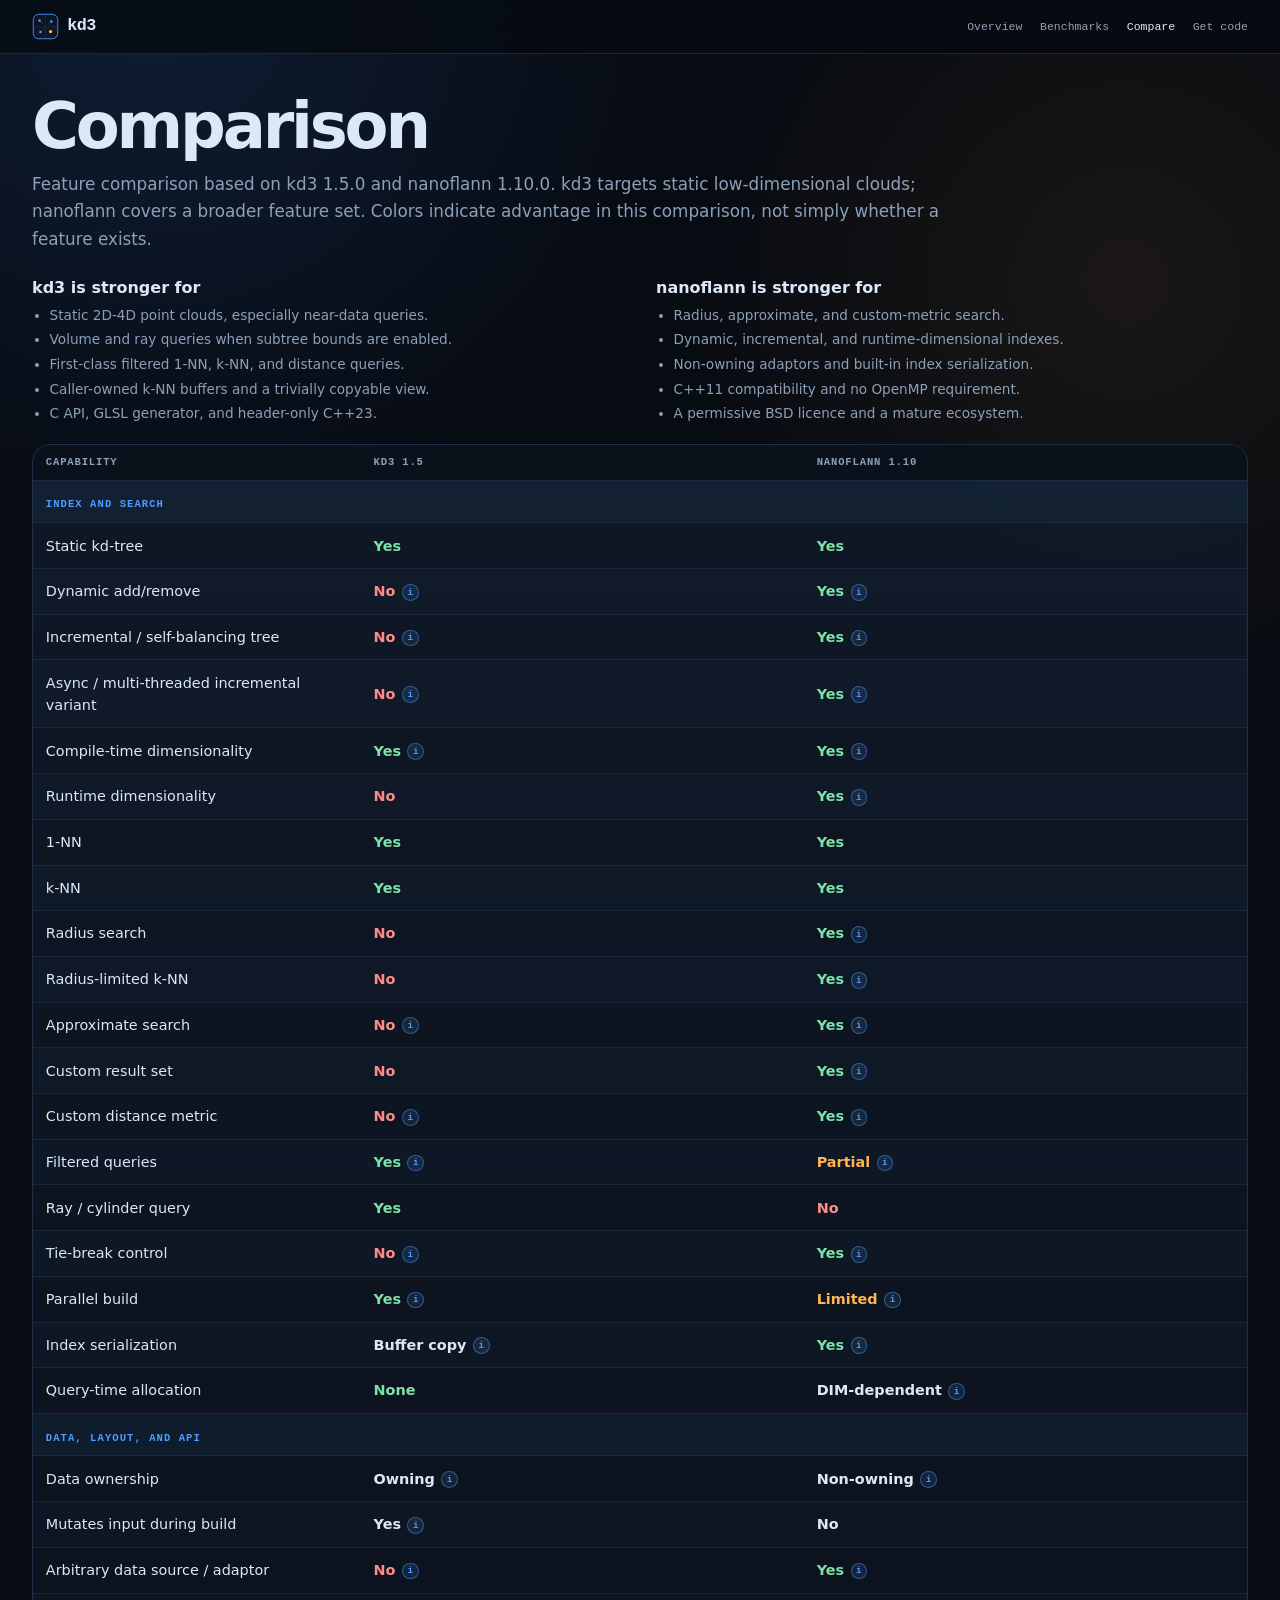
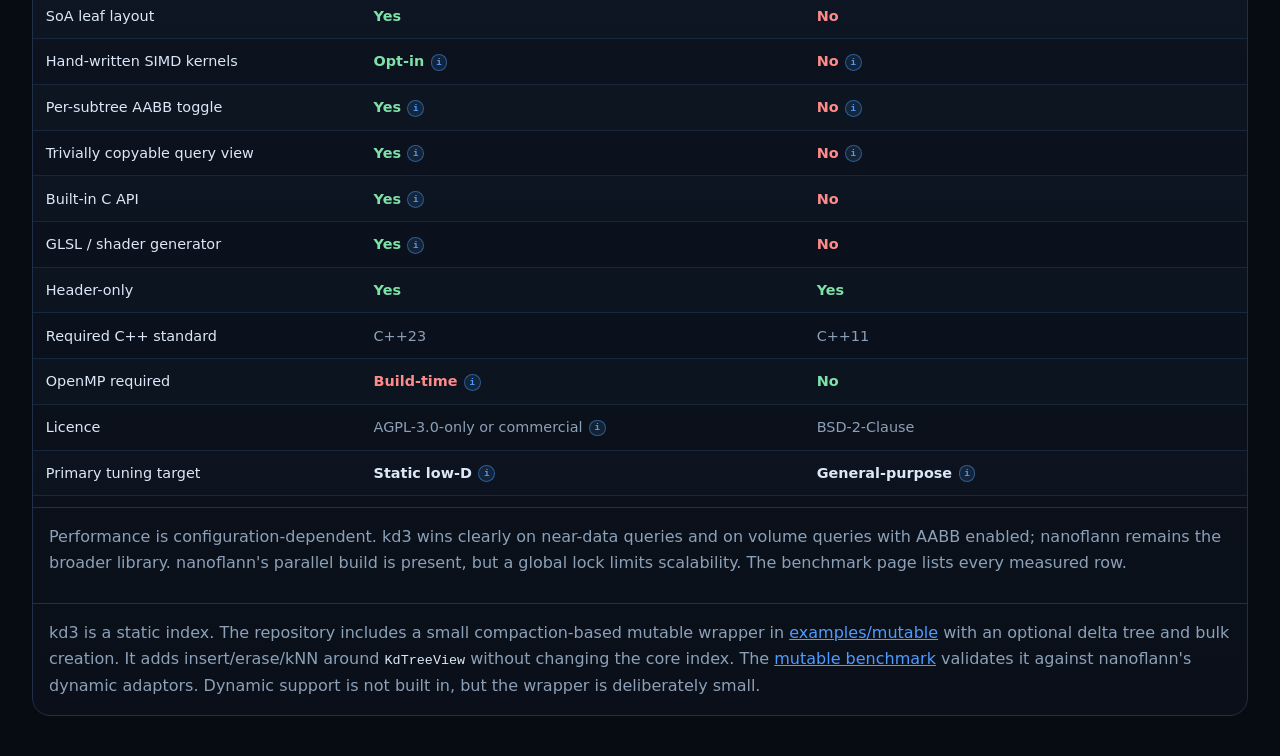
<file: compare.html>
<!doctype html>
<html lang="en"><head><meta charset="utf-8"/><meta name="viewport" content="width=device-width, initial-scale=1"/><title>kd3 | comparison</title><link rel="stylesheet" crossorigin href="./index-3xx9271h.css"><script type="module" crossorigin src="./compare-zeer1d3z.js"></script></head><body><nav class="topnav"><a class="brand" href="index.html"><img class="logo" src="./logo-wp1cwgp9.svg" alt="" /><span>kd3</span></a><div class="topnav-links"><a href="index.html">Overview</a><a href="benchmarks.html">Benchmarks</a><a href="compare.html" aria-current="page">Compare</a><a href="https://github.com/KaruroChori/kd3">Get code</a></div></nav><main class="section compare-page"><header class="section-head"><h1 class="page-title">Comparison</h1><p>Feature comparison based on kd3 1.5.0 and nanoflann 1.10.0. kd3 targets static low-dimensional clouds; nanoflann covers a broader feature set. Colors indicate advantage in this comparison, not simply whether a feature exists.</p></header><div class="compare-strengths"><div><h2>kd3 is stronger for</h2><ul><li>Static 2D-4D point clouds, especially near-data queries.</li><li>Volume and ray queries when subtree bounds are enabled.</li><li>First-class filtered 1-NN, k-NN, and distance queries.</li><li>Caller-owned k-NN buffers and a trivially copyable view.</li><li>C API, GLSL generator, and header-only C++23.</li></ul></div><div><h2>nanoflann is stronger for</h2><ul><li>Radius, approximate, and custom-metric search.</li><li>Dynamic, incremental, and runtime-dimensional indexes.</li><li>Non-owning adaptors and built-in index serialization.</li><li>C++11 compatibility and no OpenMP requirement.</li><li>A permissive BSD licence and a mature ecosystem.</li></ul></div></div><div class="info-card compare-card"><div class="compare-table-wrap"><table class="compare-table"><thead><tr><th>Capability</th><th>kd3 1.5</th><th>nanoflann 1.10</th></tr></thead><tbody><tr class="compare-group"><td colSpan="3">Index and search</td></tr><tr><td>Static kd-tree</td><td><span class="status yes">Yes</span></td><td><span class="status yes">Yes</span></td></tr><tr><td>Dynamic add/remove</td><td><span class="status no">No</span><button type="button" class="hint-mark" data-tip="Static by design. A small mutable wrapper around KdTreeView (see examples/mutable) adds insert/erase/kNN without changing the core index." aria-label="More information">i</button></td><td><span class="status yes">Yes</span><button type="button" class="hint-mark" data-tip="KDTreeSingleIndexDynamicAdaptor" aria-label="More information">i</button></td></tr><tr><td>Incremental / self-balancing tree</td><td><span class="status no">No</span><button type="button" class="hint-mark" data-tip="Not built in. The same mutable wrapper can rebuild or maintain a delta tree; self-balancing is a wrapper policy, not a core feature." aria-label="More information">i</button></td><td><span class="status yes">Yes</span><button type="button" class="hint-mark" data-tip="KDTreeSingleIndexIncrementalAdaptor" aria-label="More information">i</button></td></tr><tr><td>Async / multi-threaded incremental variant</td><td><span class="status no">No</span><button type="button" class="hint-mark" data-tip="No built-in async index. A wrapper can rebuild a new tree in the background and swap the view." aria-label="More information">i</button></td><td><span class="status yes">Yes</span><button type="button" class="hint-mark" data-tip="KDTreeSingleIndexIncrementalAdaptorMT" aria-label="More information">i</button></td></tr><tr><td>Compile-time dimensionality</td><td><span class="status yes">Yes</span><button type="button" class="hint-mark" data-tip="limits<Scalar, Dims, ...>" aria-label="More information">i</button></td><td><span class="status yes">Yes</span><button type="button" class="hint-mark" data-tip="DIM > 0" aria-label="More information">i</button></td></tr><tr><td>Runtime dimensionality</td><td><span class="status no">No</span></td><td><span class="status yes">Yes</span><button type="button" class="hint-mark" data-tip="DIM = -1" aria-label="More information">i</button></td></tr><tr><td>1-NN</td><td><span class="status yes">Yes</span></td><td><span class="status yes">Yes</span></td></tr><tr><td>k-NN</td><td><span class="status yes">Yes</span></td><td><span class="status yes">Yes</span></td></tr><tr><td>Radius search</td><td><span class="status no">No</span></td><td><span class="status yes">Yes</span><button type="button" class="hint-mark" data-tip="radiusSearch()" aria-label="More information">i</button></td></tr><tr><td>Radius-limited k-NN</td><td><span class="status no">No</span></td><td><span class="status yes">Yes</span><button type="button" class="hint-mark" data-tip="rknnSearch()" aria-label="More information">i</button></td></tr><tr><td>Approximate search</td><td><span class="status no">No</span><button type="button" class="hint-mark" data-tip="Exact search only" aria-label="More information">i</button></td><td><span class="status yes">Yes</span><button type="button" class="hint-mark" data-tip="SearchParameters::eps" aria-label="More information">i</button></td></tr><tr><td>Custom result set</td><td><span class="status no">No</span></td><td><span class="status yes">Yes</span><button type="button" class="hint-mark" data-tip="Templated RESULTSET" aria-label="More information">i</button></td></tr><tr><td>Custom distance metric</td><td><span class="status no">No</span><button type="button" class="hint-mark" data-tip="Squared L2 only" aria-label="More information">i</button></td><td><span class="status yes">Yes</span><button type="button" class="hint-mark" data-tip="L1, L2, L2_Simple, SO2, SO3, and custom metrics" aria-label="More information">i</button></td></tr><tr><td>Filtered queries</td><td><span class="status yes">Yes</span><button type="button" class="hint-mark" data-tip="Built-in _if variants" aria-label="More information">i</button></td><td><span class="status partial">Partial</span><button type="button" class="hint-mark" data-tip="Possible via a custom result set or adaptor; not a first-class predicate API" aria-label="More information">i</button></td></tr><tr><td>Ray / cylinder query</td><td><span class="status yes">Yes</span></td><td><span class="status no">No</span></td></tr><tr><td>Tie-break control</td><td><span class="status no">No</span><button type="button" class="hint-mark" data-tip="Unspecified" aria-label="More information">i</button></td><td><span class="status yes">Yes</span><button type="button" class="hint-mark" data-tip="NANOFLANN_FIRST_MATCH" aria-label="More information">i</button></td></tr><tr><td>Parallel build</td><td><span class="status yes">Yes</span><button type="button" class="hint-mark" data-tip="OpenMP tasks" aria-label="More information">i</button></td><td><span class="status partial">Limited</span><button type="button" class="hint-mark" data-tip="std::async with n_thread_build, but a global lock limits scalability" aria-label="More information">i</button></td></tr><tr><td>Index serialization</td><td><span class="status neutral">Buffer copy</span><button type="button" class="hint-mark" data-tip="No built-in API; the flat tree storage is a set of buffers that can be copied or memory-mapped" aria-label="More information">i</button></td><td><span class="status yes">Yes</span><button type="button" class="hint-mark" data-tip="saveIndex() and loadIndex()" aria-label="More information">i</button></td></tr><tr><td>Query-time allocation</td><td><span class="status yes">None</span></td><td><span class="status neutral">DIM-dependent</span><button type="button" class="hint-mark" data-tip="Fixed DIM: stack or array; runtime DIM: std::vector" aria-label="More information">i</button></td></tr><tr class="compare-group"><td colSpan="3">Data, layout, and API</td></tr><tr><td>Data ownership</td><td><span class="status neutral">Owning</span><button type="button" class="hint-mark" data-tip="Owning tree copies points into SoA leaves" aria-label="More information">i</button></td><td><span class="status neutral">Non-owning</span><button type="button" class="hint-mark" data-tip="Non-owning index over a dataset adaptor" aria-label="More information">i</button></td></tr><tr><td>Mutates input during build</td><td><span class="status neutral">Yes</span><button type="button" class="hint-mark" data-tip="Input is sorted" aria-label="More information">i</button></td><td><span class="status neutral">No</span></td></tr><tr><td>Arbitrary data source / adaptor</td><td><span class="status no">No</span><button type="button" class="hint-mark" data-tip="Requires a FatPoint array" aria-label="More information">i</button></td><td><span class="status yes">Yes</span><button type="button" class="hint-mark" data-tip="Any adaptor, including an Eigen matrix adaptor" aria-label="More information">i</button></td></tr><tr><td>SoA leaf layout</td><td><span class="status yes">Yes</span></td><td><span class="status no">No</span></td></tr><tr><td>Hand-written SIMD kernels</td><td><span class="status yes">Opt-in</span><button type="button" class="hint-mark" data-tip="Opt-in AVX2/AVX-512; fixed-point kernels" aria-label="More information">i</button></td><td><span class="status no">No</span><button type="button" class="hint-mark" data-tip="Compiler or adaptor dependent" aria-label="More information">i</button></td></tr><tr><td>Per-subtree AABB toggle</td><td><span class="status yes">Yes</span><button type="button" class="hint-mark" data-tip="has_aabb" aria-label="More information">i</button></td><td><span class="status no">No</span><button type="button" class="hint-mark" data-tip="Dataset bbox adaptor plus split-plane pruning; no equivalent toggle" aria-label="More information">i</button></td></tr><tr><td>Trivially copyable query view</td><td><span class="status yes">Yes</span><button type="button" class="hint-mark" data-tip="KdTreeView" aria-label="More information">i</button></td><td><span class="status no">No</span><button type="button" class="hint-mark" data-tip="The index object is not offload-oriented" aria-label="More information">i</button></td></tr><tr><td>Built-in C API</td><td><span class="status yes">Yes</span><button type="button" class="hint-mark" data-tip="STB-style C wrapper" aria-label="More information">i</button></td><td><span class="status no">No</span></td></tr><tr><td>GLSL / shader generator</td><td><span class="status yes">Yes</span><button type="button" class="hint-mark" data-tip="Experimental" aria-label="More information">i</button></td><td><span class="status no">No</span></td></tr><tr><td>Header-only</td><td><span class="status yes">Yes</span></td><td><span class="status yes">Yes</span></td></tr><tr><td>Required C++ standard</td><td>C++23</td><td>C++11</td></tr><tr><td>OpenMP required</td><td><span class="status bad">Build-time</span><button type="button" class="hint-mark" data-tip="Build uses OpenMP or an omp-stub" aria-label="More information">i</button></td><td><span class="status good">No</span></td></tr><tr><td>Licence</td><td>AGPL-3.0-only or commercial<button type="button" class="hint-mark" data-tip="Commercial licence available on request" aria-label="More information">i</button></td><td>BSD-2-Clause</td></tr><tr><td>Primary tuning target</td><td><span class="status neutral">Static low-D</span><button type="button" class="hint-mark" data-tip="Static low-dimensional point clouds, near-data/AABB queries, SoA SIMD" aria-label="More information">i</button></td><td><span class="status neutral">General-purpose</span><button type="button" class="hint-mark" data-tip="General-purpose kd-tree flexibility" aria-label="More information">i</button></td></tr></tbody></table></div><p class="compare-note">Performance is configuration-dependent. kd3 wins clearly on near-data queries and on volume queries with AABB enabled; nanoflann remains the broader library. nanoflann's parallel build is present, but a global lock limits scalability. The benchmark page lists every measured row.</p><p class="compare-note">kd3 is a static index. The repository includes a small compaction-based mutable wrapper in <a href="https://github.com/KaruroChori/kd3/tree/master/examples/mutable">examples/mutable</a> with an optional delta tree and bulk creation. It adds insert/erase/kNN around <code>KdTreeView</code> without changing the core index. The <a href="https://github.com/KaruroChori/kd3/blob/master/benchmarks/mutable.comparative.cpp">mutable benchmark</a> validates it against nanoflann's dynamic adaptors. Dynamic support is not built in, but the wrapper is deliberately small.</p></div></main><pre id="fatal" hidden></pre></body></html>
</file>
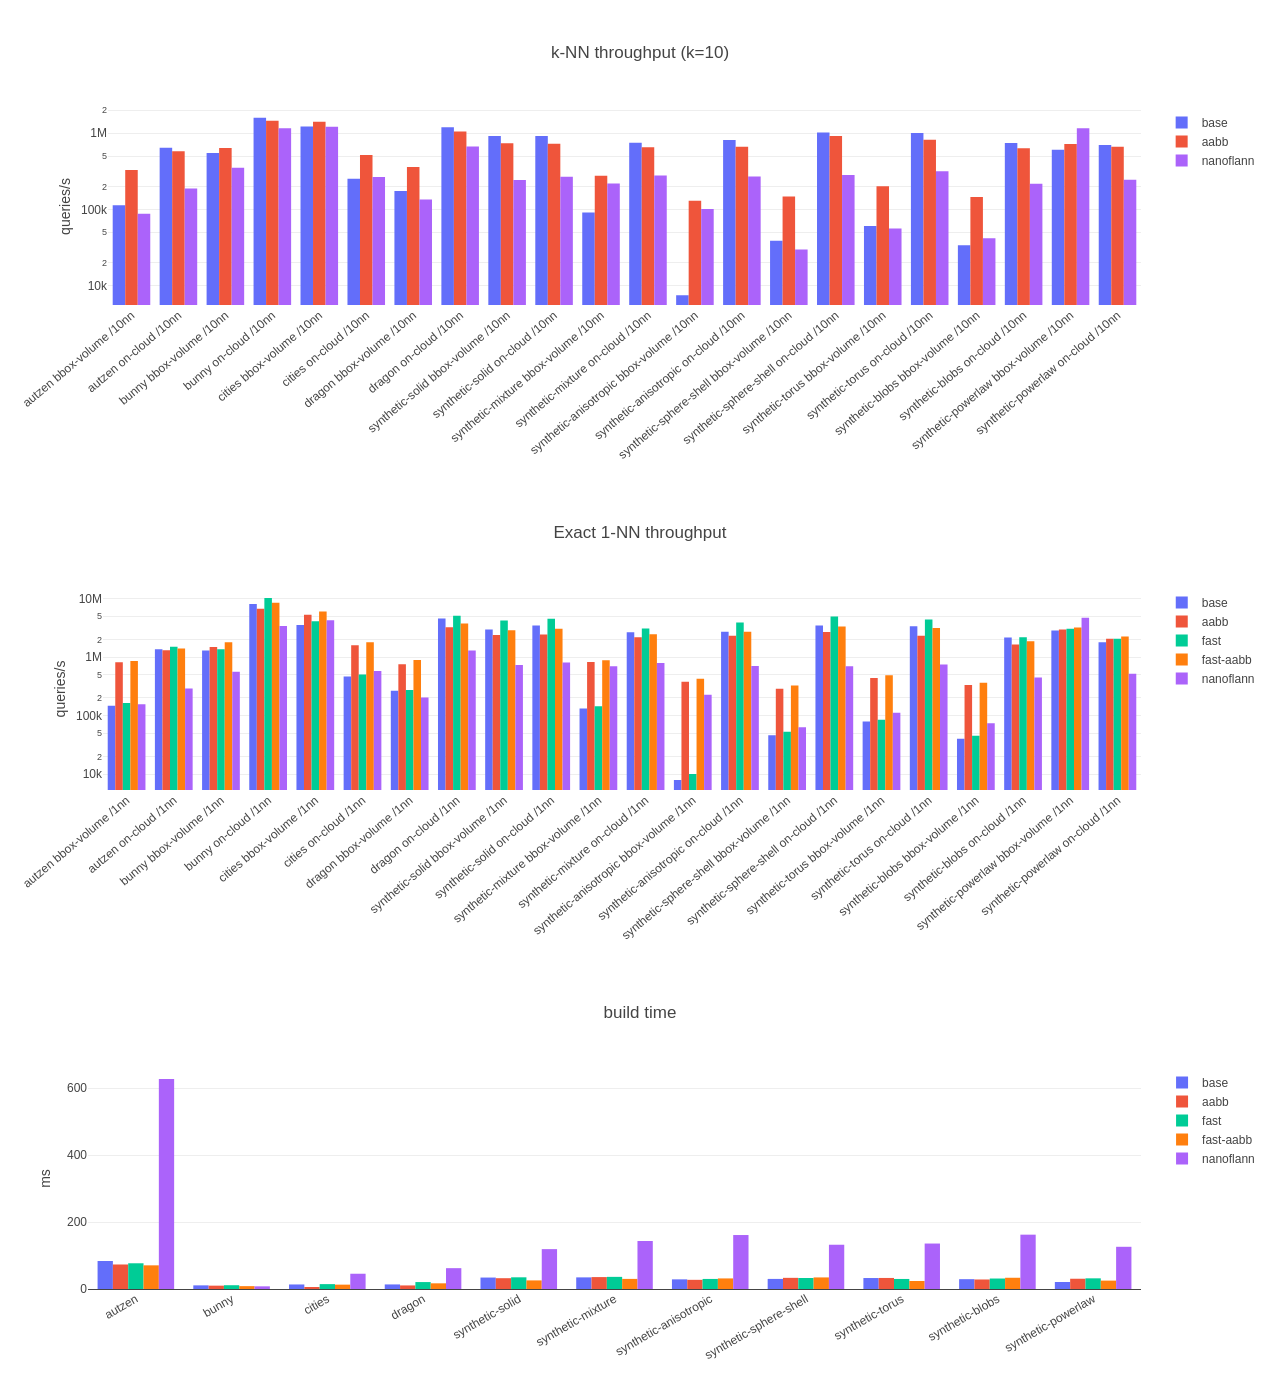
<file: assets/results/5950X/kd3_comparative_report.html>
<!doctype html><html><head><meta charset='utf-8'><title>kd3 comparative report</title><script src='https://cdn.plot.ly/plotly-2.32.0.min.js'></script></head><body><div id='q_knn' style='width:100%;height:480px'></div><div id='q_1nn' style='width:100%;height:480px'></div><div id='b' style='width:100%;height:420px'></div><script>
const cats_knn=['autzen bbox-volume /10nn','autzen on-cloud /10nn','bunny bbox-volume /10nn','bunny on-cloud /10nn','cities bbox-volume /10nn','cities on-cloud /10nn','dragon bbox-volume /10nn','dragon on-cloud /10nn','synthetic-solid bbox-volume /10nn','synthetic-solid on-cloud /10nn','synthetic-mixture bbox-volume /10nn','synthetic-mixture on-cloud /10nn','synthetic-anisotropic bbox-volume /10nn','synthetic-anisotropic on-cloud /10nn','synthetic-sphere-shell bbox-volume /10nn','synthetic-sphere-shell on-cloud /10nn','synthetic-torus bbox-volume /10nn','synthetic-torus on-cloud /10nn','synthetic-blobs bbox-volume /10nn','synthetic-blobs on-cloud /10nn','synthetic-powerlaw bbox-volume /10nn','synthetic-powerlaw on-cloud /10nn'];
Plotly.newPlot('q_knn',[{name:'base',type:'bar',marker:{color:'#636efa'},x:cats_knn,y:[112930.616454,643307.055269,548737.392848,1592028.775602,1221887.738600,251897.326559,174333.604957,1200342.721854,921597.260394,916171.784262,91031.927240,747332.026534,7473.946874,815574.165109,38735.537264,1024639.873666,60397.883050,1009012.743992,33703.300757,743451.696048,607505.943701,700314.769779]},{name:'aabb',type:'bar',marker:{color:'#ef553b'},x:cats_knn,y:[329491.241405,580413.127849,642104.438223,1462455.006840,1416704.404130,517619.056485,358854.901330,1050330.878910,739923.289933,730170.185949,276022.749994,656868.354110,129639.706740,663665.769158,147394.509105,919252.104577,200566.244639,822929.881206,145548.092124,633488.973972,719698.696701,662801.447235]},{name:'nanoflann',type:'bar',marker:{color:'#ab63fa'},x:cats_knn,y:[87381.130053,188424.324947,353018.931590,1162475.301904,1217735.296568,265749.295845,135200.247392,667101.020589,242439.685098,267910.412537,219077.123770,279355.862927,101255.911395,270140.183170,29781.947623,281820.854915,55944.051719,317373.227224,41744.912583,217314.188991,1165781.075244,245070.113236]},],{barmode:'group',margin:{b:140},title:'k-NN throughput (k=10)',xaxis:{title:'',tickangle:-40,automargin:true},yaxis:{type:'log',title:'queries/s'}});
const cats_1nn=['autzen bbox-volume /1nn','autzen on-cloud /1nn','bunny bbox-volume /1nn','bunny on-cloud /1nn','cities bbox-volume /1nn','cities on-cloud /1nn','dragon bbox-volume /1nn','dragon on-cloud /1nn','synthetic-solid bbox-volume /1nn','synthetic-solid on-cloud /1nn','synthetic-mixture bbox-volume /1nn','synthetic-mixture on-cloud /1nn','synthetic-anisotropic bbox-volume /1nn','synthetic-anisotropic on-cloud /1nn','synthetic-sphere-shell bbox-volume /1nn','synthetic-sphere-shell on-cloud /1nn','synthetic-torus bbox-volume /1nn','synthetic-torus on-cloud /1nn','synthetic-blobs bbox-volume /1nn','synthetic-blobs on-cloud /1nn','synthetic-powerlaw bbox-volume /1nn','synthetic-powerlaw on-cloud /1nn'];
Plotly.newPlot('q_1nn',[{name:'base',type:'bar',marker:{color:'#636efa'},x:cats_1nn,y:[147618.770180,1357006.676676,1292006.673835,8127154.864318,3538181.793479,464158.168097,265699.362983,4592484.720229,2970065.864478,3463904.881449,132602.323773,2668757.905361,7957.910736,2713662.083726,46241.072189,3462582.416820,78892.580866,3369392.459118,40066.376347,2158362.883480,2859374.803418,1793210.096045]},{name:'aabb',type:'bar',marker:{color:'#ef553b'},x:cats_1nn,y:[814419.990036,1314509.884792,1486477.499324,6732347.901618,5293478.101490,1592847.325456,757779.801269,3238918.324359,2376606.811983,2445998.648292,828674.724296,2192170.968291,378414.761833,2316300.142281,286387.573900,2694169.829959,438983.085148,2318555.363798,334116.215516,1637013.369947,2952751.865822,2069384.303538]},{name:'fast',type:'bar',marker:{color:'#00cc96'},x:cats_1nn,y:[164224.783724,1507792.800923,1366099.204540,10201614.507512,4117058.852204,506557.015849,274258.544698,5084519.199983,4206713.704737,4528579.821971,145178.372057,3090509.336336,10051.581679,3923493.755053,52741.846159,4952272.964532,84610.064732,4388386.993944,45352.942782,2187545.589817,3047534.807952,2059885.145748]},{name:'fast-aabb',type:'bar',marker:{color:'#ff7f0e'},x:cats_1nn,y:[860595.292525,1407241.190332,1801087.727309,8524988.574384,6017243.615028,1801071.864695,890378.432648,3745824.669709,2889005.116775,3057497.992523,881522.883673,2460227.773300,425390.862524,2708789.279002,326558.809865,3332766.096544,489313.484032,3130807.256109,365209.048088,1869323.413906,3215614.923167,2248254.814683]},{name:'nanoflann',type:'bar',marker:{color:'#ab63fa'},x:cats_1nn,y:[156600.381118,291635.398370,560035.008012,3395374.406747,4273124.440221,578665.872753,203609.173356,1294624.459027,735954.550273,809507.916571,696382.302296,790116.695732,226444.019359,701969.341292,62933.865795,696269.119211,111816.161332,750325.988505,74260.051773,448762.817233,4689190.379863,517067.148186]},],{barmode:'group',margin:{b:140},title:'Exact 1-NN throughput',xaxis:{title:'',tickangle:-40,automargin:true},yaxis:{type:'log',title:'queries/s'}});
const clouds=['autzen','bunny','cities','dragon','synthetic-solid','synthetic-mixture','synthetic-anisotropic','synthetic-sphere-shell','synthetic-torus','synthetic-blobs','synthetic-powerlaw'];
Plotly.newPlot('b',[{name:'base',type:'bar',marker:{color:'#636efa'},x:clouds,y:[83.739770,10.871817,13.560168,13.650920,34.214526,34.744764,28.832321,30.172010,32.779589,29.376276,21.011899]},{name:'aabb',type:'bar',marker:{color:'#ef553b'},x:clouds,y:[73.284899,9.995413,3.239650,10.664053,32.278046,35.594376,27.423020,33.360817,33.038182,28.431421,30.667385]},{name:'fast',type:'bar',marker:{color:'#00cc96'},x:clouds,y:[76.875283,11.313313,14.574704,20.712258,34.932217,36.290347,30.062949,32.962140,30.023286,31.319775,31.891552]},{name:'fast-aabb',type:'bar',marker:{color:'#ff7f0e'},x:clouds,y:[70.737538,8.559512,13.003121,16.964640,25.714125,30.192772,31.640753,34.609446,23.912433,33.610729,25.069850]},{name:'nanoflann',type:'bar',marker:{color:'#ab63fa'},x:clouds,y:[627.604547,7.945182,45.614781,62.296538,119.172971,143.480762,161.342353,132.313257,135.923417,162.427867,126.173532]},],{barmode:'group',title:'build time',margin:{b:80},xaxis:{title:'',tickangle:-30,automargin:true},yaxis:{title:'ms'}});
</script></body></html>
</file>
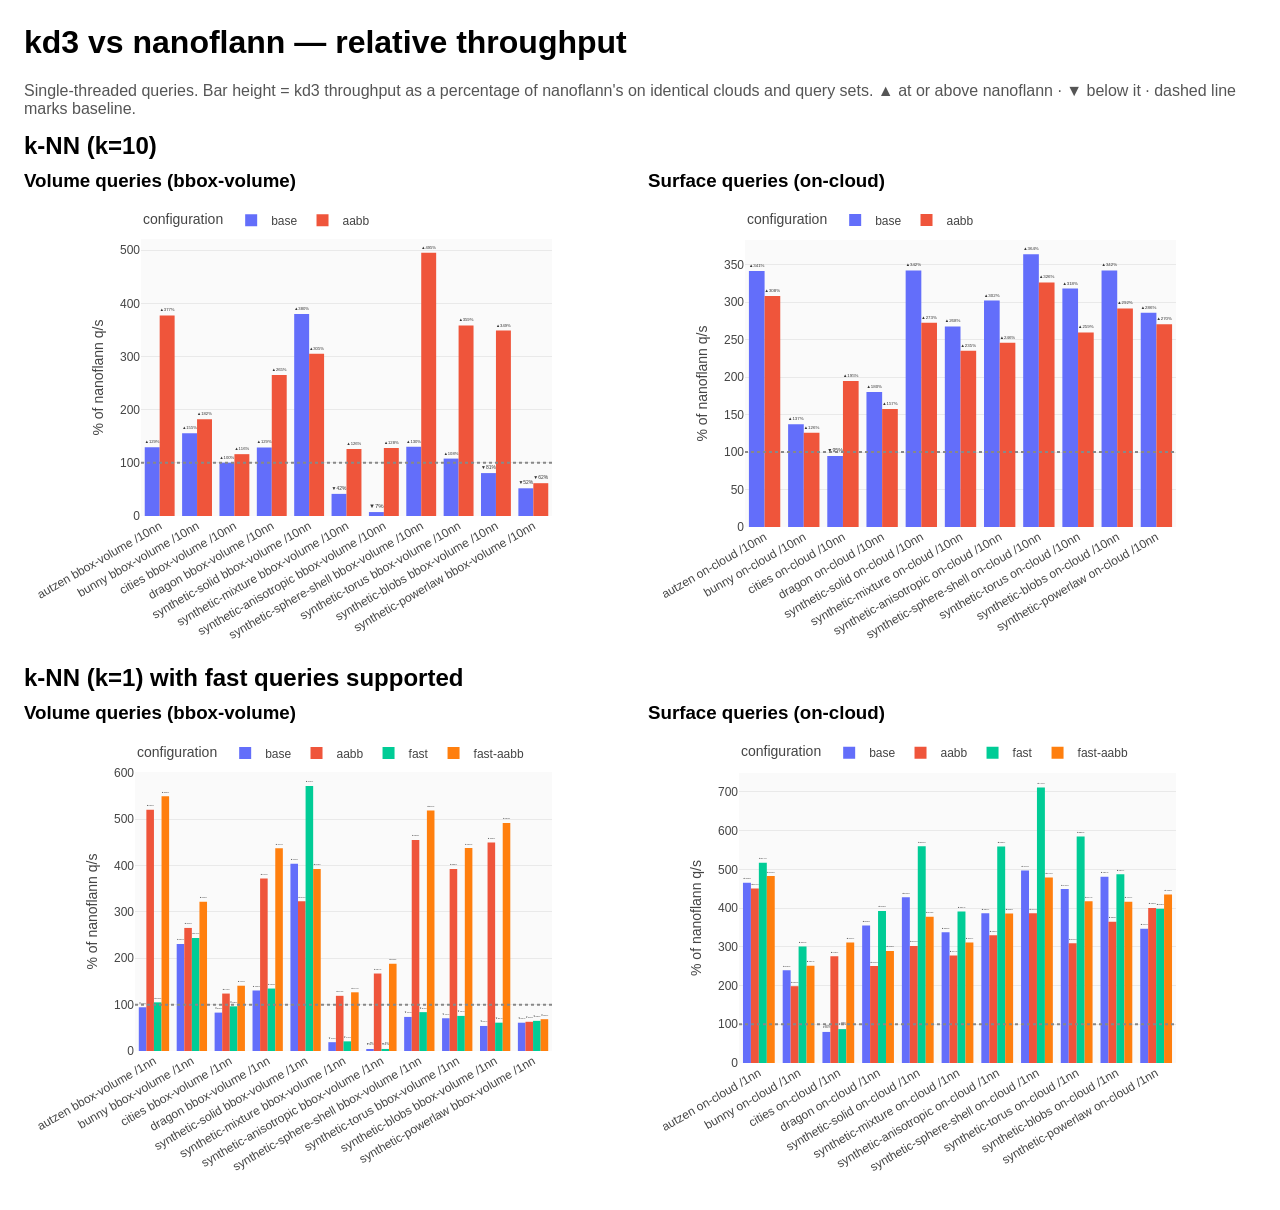
<file: assets/results/5950X/kd3_relative_report.html>
<!doctype html><html><head><meta charset='utf-8'>
<title>kd3 vs nanoflann - relative throughput</title>
<script src='https://cdn.plot.ly/plotly-2.32.0.min.js'></script>
<style>body{font-family:sans-serif;margin:24px;background:#fff}
.row{display:grid;grid-template-columns:repeat(2,minmax(0,1fr));gap:16px}
.key{color:#555;margin:6px 0 14px}</style></head><body>
<h1>kd3 vs nanoflann — relative throughput</h1>
<p class='key'>Single-threaded queries. Bar height = kd3 throughput as a percentage of nanoflann's on identical clouds and query sets.
<b>&#9650;</b> at or above nanoflann · <b>&#9660;</b> below it · dashed line marks baseline.</p>
<h2 style='margin:10px 0 4px'>k-NN (k=10)</h2>
<div class='row'>
      <div style='min-width:0'>
        <h3 style='margin:6px 0 2px'>Volume queries (bbox-volume)</h3>
        <div id='knn_vol' style='width:100%;height:460px'></div>
        <script>
        Plotly.newPlot('knn_vol', [{"name": "base", "x": ["autzen bbox-volume /10nn","bunny bbox-volume /10nn","cities bbox-volume /10nn","dragon bbox-volume /10nn","synthetic-solid bbox-volume /10nn","synthetic-mixture bbox-volume /10nn","synthetic-anisotropic bbox-volume /10nn","synthetic-sphere-shell bbox-volume /10nn","synthetic-torus bbox-volume /10nn","synthetic-blobs bbox-volume /10nn","synthetic-powerlaw bbox-volume /10nn"], "y": [129.2, 155.4, 100.3, 128.9, 380.1, 41.6, 7.4, 130.1, 108.0, 80.7, 52.1], "marker": {"color": "#636efa"}, "customdata": [87381, 353019, 1217735, 135200, 242440, 219077, 101256, 29782, 55944, 41745, 1165781], "type": "bar", "text": ["▲129%", "▲155%", "▲100%", "▲129%", "▲380%", "▼42%", "▼7%", "▲130%", "▲108%", "▼81%", "▼52%"], "textposition": "outside", "cliponaxis": false, "textfont": {"color": "#333", "size": 12}, "hovertemplate": "%{x}<br>%{fullData.name}: %{y:.1f}% of nanoflann (%{customdata} q/s)<extra></extra>"}, {"name": "aabb", "x": ["autzen bbox-volume /10nn","bunny bbox-volume /10nn","cities bbox-volume /10nn","dragon bbox-volume /10nn","synthetic-solid bbox-volume /10nn","synthetic-mixture bbox-volume /10nn","synthetic-anisotropic bbox-volume /10nn","synthetic-sphere-shell bbox-volume /10nn","synthetic-torus bbox-volume /10nn","synthetic-blobs bbox-volume /10nn","synthetic-powerlaw bbox-volume /10nn"], "y": [377.1, 181.9, 116.3, 265.4, 305.2, 126.0, 128.0, 494.9, 358.5, 348.7, 61.7], "marker": {"color": "#ef553b"}, "customdata": [87381, 353019, 1217735, 135200, 242440, 219077, 101256, 29782, 55944, 41745, 1165781], "type": "bar", "text": ["▲377%", "▲182%", "▲116%", "▲265%", "▲305%", "▲126%", "▲128%", "▲495%", "▲359%", "▲349%", "▼62%"], "textposition": "outside", "cliponaxis": false, "textfont": {"color": "#333", "size": 12}, "hovertemplate": "%{x}<br>%{fullData.name}: %{y:.1f}% of nanoflann (%{customdata} q/s)<extra></extra>"}],
          {barmode:'group', height:460,
            xaxis:{tickangle:-30, automargin:true},
            yaxis:{title:'% of nanoflann q/s', zeroline:false, range:[0, null]},
            shapes:[{type:'line', xref:'paper', x0:0, x1:1, y0:100, y1:100,
                     line:{color:'#888', dash:'dot'}}],
            legend:{title:{text:'configuration'}, orientation:'h', y:1.12},
            margin:{t:40}, plot_bgcolor:'#fafafa'}, {responsive:true});
        </script>
      </div>
      <div style='min-width:0'>
        <h3 style='margin:6px 0 2px'>Surface queries (on-cloud)</h3>
        <div id='knn_surf' style='width:100%;height:460px'></div>
        <script>
        Plotly.newPlot('knn_surf', [{"name": "base", "x": ["autzen on-cloud /10nn","bunny on-cloud /10nn","cities on-cloud /10nn","dragon on-cloud /10nn","synthetic-solid on-cloud /10nn","synthetic-mixture on-cloud /10nn","synthetic-anisotropic on-cloud /10nn","synthetic-sphere-shell on-cloud /10nn","synthetic-torus on-cloud /10nn","synthetic-blobs on-cloud /10nn","synthetic-powerlaw on-cloud /10nn"], "y": [341.4, 137.0, 94.8, 179.9, 342.0, 267.5, 301.9, 363.6, 317.9, 342.1, 285.8], "marker": {"color": "#636efa"}, "customdata": [188424, 1162475, 265749, 667101, 267910, 279356, 270140, 281821, 317373, 217314, 245070], "type": "bar", "text": ["▲341%", "▲137%", "▼95%", "▲180%", "▲342%", "▲268%", "▲302%", "▲364%", "▲318%", "▲342%", "▲286%"], "textposition": "outside", "cliponaxis": false, "textfont": {"color": "#333", "size": 12}, "hovertemplate": "%{x}<br>%{fullData.name}: %{y:.1f}% of nanoflann (%{customdata} q/s)<extra></extra>"}, {"name": "aabb", "x": ["autzen on-cloud /10nn","bunny on-cloud /10nn","cities on-cloud /10nn","dragon on-cloud /10nn","synthetic-solid on-cloud /10nn","synthetic-mixture on-cloud /10nn","synthetic-anisotropic on-cloud /10nn","synthetic-sphere-shell on-cloud /10nn","synthetic-torus on-cloud /10nn","synthetic-blobs on-cloud /10nn","synthetic-powerlaw on-cloud /10nn"], "y": [308.0, 125.8, 194.8, 157.4, 272.5, 235.1, 245.7, 326.2, 259.3, 291.5, 270.5], "marker": {"color": "#ef553b"}, "customdata": [188424, 1162475, 265749, 667101, 267910, 279356, 270140, 281821, 317373, 217314, 245070], "type": "bar", "text": ["▲308%", "▲126%", "▲195%", "▲157%", "▲273%", "▲235%", "▲246%", "▲326%", "▲259%", "▲292%", "▲270%"], "textposition": "outside", "cliponaxis": false, "textfont": {"color": "#333", "size": 12}, "hovertemplate": "%{x}<br>%{fullData.name}: %{y:.1f}% of nanoflann (%{customdata} q/s)<extra></extra>"}],
          {barmode:'group', height:460,
            xaxis:{tickangle:-30, automargin:true},
            yaxis:{title:'% of nanoflann q/s', zeroline:false, range:[0, null]},
            shapes:[{type:'line', xref:'paper', x0:0, x1:1, y0:100, y1:100,
                     line:{color:'#888', dash:'dot'}}],
            legend:{title:{text:'configuration'}, orientation:'h', y:1.12},
            margin:{t:40}, plot_bgcolor:'#fafafa'}, {responsive:true});
        </script>
      </div>
</div>
<h2 style='margin:10px 0 4px'>k-NN (k=1) with fast queries supported</h2>
<div class='row'>
      <div style='min-width:0'>
        <h3 style='margin:6px 0 2px'>Volume queries (bbox-volume)</h3>
        <div id='nn1_vol' style='width:100%;height:460px'></div>
        <script>
        Plotly.newPlot('nn1_vol', [{"name": "base", "x": ["autzen bbox-volume /1nn","bunny bbox-volume /1nn","cities bbox-volume /1nn","dragon bbox-volume /1nn","synthetic-solid bbox-volume /1nn","synthetic-mixture bbox-volume /1nn","synthetic-anisotropic bbox-volume /1nn","synthetic-sphere-shell bbox-volume /1nn","synthetic-torus bbox-volume /1nn","synthetic-blobs bbox-volume /1nn","synthetic-powerlaw bbox-volume /1nn"], "y": [94.3, 230.7, 82.8, 130.5, 403.6, 19.0, 3.5, 73.5, 70.6, 54.0, 61.0], "marker": {"color": "#636efa"}, "customdata": [156600, 560035, 4273124, 203609, 735955, 696382, 226444, 62934, 111816, 74260, 4689190], "type": "bar", "text": ["▼94%", "▲231%", "▼83%", "▲130%", "▲404%", "▼19%", "▼4%", "▼73%", "▼71%", "▼54%", "▼61%"], "textposition": "outside", "cliponaxis": false, "textfont": {"color": "#333", "size": 12}, "hovertemplate": "%{x}<br>%{fullData.name}: %{y:.1f}% of nanoflann (%{customdata} q/s)<extra></extra>"}, {"name": "aabb", "x": ["autzen bbox-volume /1nn","bunny bbox-volume /1nn","cities bbox-volume /1nn","dragon bbox-volume /1nn","synthetic-solid bbox-volume /1nn","synthetic-mixture bbox-volume /1nn","synthetic-anisotropic bbox-volume /1nn","synthetic-sphere-shell bbox-volume /1nn","synthetic-torus bbox-volume /1nn","synthetic-blobs bbox-volume /1nn","synthetic-powerlaw bbox-volume /1nn"], "y": [520.1, 265.4, 123.9, 372.2, 322.9, 119.0, 167.1, 455.1, 392.6, 449.9, 63.0], "marker": {"color": "#ef553b"}, "customdata": [156600, 560035, 4273124, 203609, 735955, 696382, 226444, 62934, 111816, 74260, 4689190], "type": "bar", "text": ["▲520%", "▲265%", "▲124%", "▲372%", "▲323%", "▲119%", "▲167%", "▲455%", "▲393%", "▲450%", "▼63%"], "textposition": "outside", "cliponaxis": false, "textfont": {"color": "#333", "size": 12}, "hovertemplate": "%{x}<br>%{fullData.name}: %{y:.1f}% of nanoflann (%{customdata} q/s)<extra></extra>"}, {"name": "fast", "x": ["autzen bbox-volume /1nn","bunny bbox-volume /1nn","cities bbox-volume /1nn","dragon bbox-volume /1nn","synthetic-solid bbox-volume /1nn","synthetic-mixture bbox-volume /1nn","synthetic-anisotropic bbox-volume /1nn","synthetic-sphere-shell bbox-volume /1nn","synthetic-torus bbox-volume /1nn","synthetic-blobs bbox-volume /1nn","synthetic-powerlaw bbox-volume /1nn"], "y": [104.9, 243.9, 96.3, 134.7, 571.6, 20.8, 4.4, 83.8, 75.7, 61.1, 65.0], "marker": {"color": "#00cc96"}, "customdata": [156600, 560035, 4273124, 203609, 735955, 696382, 226444, 62934, 111816, 74260, 4689190], "type": "bar", "text": ["▲105%", "▲244%", "▼96%", "▲135%", "▲572%", "▼21%", "▼4%", "▼84%", "▼76%", "▼61%", "▼65%"], "textposition": "outside", "cliponaxis": false, "textfont": {"color": "#333", "size": 12}, "hovertemplate": "%{x}<br>%{fullData.name}: %{y:.1f}% of nanoflann (%{customdata} q/s)<extra></extra>"}, {"name": "fast-aabb", "x": ["autzen bbox-volume /1nn","bunny bbox-volume /1nn","cities bbox-volume /1nn","dragon bbox-volume /1nn","synthetic-solid bbox-volume /1nn","synthetic-mixture bbox-volume /1nn","synthetic-anisotropic bbox-volume /1nn","synthetic-sphere-shell bbox-volume /1nn","synthetic-torus bbox-volume /1nn","synthetic-blobs bbox-volume /1nn","synthetic-powerlaw bbox-volume /1nn"], "y": [549.5, 321.6, 140.8, 437.3, 392.6, 126.6, 187.9, 518.9, 437.6, 491.8, 68.6], "marker": {"color": "#ff7f0e"}, "customdata": [156600, 560035, 4273124, 203609, 735955, 696382, 226444, 62934, 111816, 74260, 4689190], "type": "bar", "text": ["▲550%", "▲322%", "▲141%", "▲437%", "▲393%", "▲127%", "▲188%", "▲519%", "▲438%", "▲492%", "▼69%"], "textposition": "outside", "cliponaxis": false, "textfont": {"color": "#333", "size": 12}, "hovertemplate": "%{x}<br>%{fullData.name}: %{y:.1f}% of nanoflann (%{customdata} q/s)<extra></extra>"}],
          {barmode:'group', height:460,
            xaxis:{tickangle:-30, automargin:true},
            yaxis:{title:'% of nanoflann q/s', zeroline:false, range:[0, null]},
            shapes:[{type:'line', xref:'paper', x0:0, x1:1, y0:100, y1:100,
                     line:{color:'#888', dash:'dot'}}],
            legend:{title:{text:'configuration'}, orientation:'h', y:1.12},
            margin:{t:40}, plot_bgcolor:'#fafafa'}, {responsive:true});
        </script>
      </div>
      <div style='min-width:0'>
        <h3 style='margin:6px 0 2px'>Surface queries (on-cloud)</h3>
        <div id='nn1_surf' style='width:100%;height:460px'></div>
        <script>
        Plotly.newPlot('nn1_surf', [{"name": "base", "x": ["autzen on-cloud /1nn","bunny on-cloud /1nn","cities on-cloud /1nn","dragon on-cloud /1nn","synthetic-solid on-cloud /1nn","synthetic-mixture on-cloud /1nn","synthetic-anisotropic on-cloud /1nn","synthetic-sphere-shell on-cloud /1nn","synthetic-torus on-cloud /1nn","synthetic-blobs on-cloud /1nn","synthetic-powerlaw on-cloud /1nn"], "y": [465.3, 239.4, 80.2, 354.7, 427.9, 337.8, 386.6, 497.3, 449.1, 481.0, 346.8], "marker": {"color": "#636efa"}, "customdata": [291635, 3395374, 578666, 1294624, 809508, 790117, 701969, 696269, 750326, 448763, 517067], "type": "bar", "text": ["▲465%", "▲239%", "▼80%", "▲355%", "▲428%", "▲338%", "▲387%", "▲497%", "▲449%", "▲481%", "▲347%"], "textposition": "outside", "cliponaxis": false, "textfont": {"color": "#333", "size": 12}, "hovertemplate": "%{x}<br>%{fullData.name}: %{y:.1f}% of nanoflann (%{customdata} q/s)<extra></extra>"}, {"name": "aabb", "x": ["autzen on-cloud /1nn","bunny on-cloud /1nn","cities on-cloud /1nn","dragon on-cloud /1nn","synthetic-solid on-cloud /1nn","synthetic-mixture on-cloud /1nn","synthetic-anisotropic on-cloud /1nn","synthetic-sphere-shell on-cloud /1nn","synthetic-torus on-cloud /1nn","synthetic-blobs on-cloud /1nn","synthetic-powerlaw on-cloud /1nn"], "y": [450.7, 198.3, 275.3, 250.2, 302.2, 277.4, 330.0, 386.9, 309.0, 364.8, 400.2], "marker": {"color": "#ef553b"}, "customdata": [291635, 3395374, 578666, 1294624, 809508, 790117, 701969, 696269, 750326, 448763, 517067], "type": "bar", "text": ["▲451%", "▲198%", "▲275%", "▲250%", "▲302%", "▲277%", "▲330%", "▲387%", "▲309%", "▲365%", "▲400%"], "textposition": "outside", "cliponaxis": false, "textfont": {"color": "#333", "size": 12}, "hovertemplate": "%{x}<br>%{fullData.name}: %{y:.1f}% of nanoflann (%{customdata} q/s)<extra></extra>"}, {"name": "fast", "x": ["autzen on-cloud /1nn","bunny on-cloud /1nn","cities on-cloud /1nn","dragon on-cloud /1nn","synthetic-solid on-cloud /1nn","synthetic-mixture on-cloud /1nn","synthetic-anisotropic on-cloud /1nn","synthetic-sphere-shell on-cloud /1nn","synthetic-torus on-cloud /1nn","synthetic-blobs on-cloud /1nn","synthetic-powerlaw on-cloud /1nn"], "y": [517.0, 300.5, 87.5, 392.7, 559.4, 391.1, 558.9, 711.3, 584.9, 487.5, 398.4], "marker": {"color": "#00cc96"}, "customdata": [291635, 3395374, 578666, 1294624, 809508, 790117, 701969, 696269, 750326, 448763, 517067], "type": "bar", "text": ["▲517%", "▲300%", "▼88%", "▲393%", "▲559%", "▲391%", "▲559%", "▲711%", "▲585%", "▲487%", "▲398%"], "textposition": "outside", "cliponaxis": false, "textfont": {"color": "#333", "size": 12}, "hovertemplate": "%{x}<br>%{fullData.name}: %{y:.1f}% of nanoflann (%{customdata} q/s)<extra></extra>"}, {"name": "fast-aabb", "x": ["autzen on-cloud /1nn","bunny on-cloud /1nn","cities on-cloud /1nn","dragon on-cloud /1nn","synthetic-solid on-cloud /1nn","synthetic-mixture on-cloud /1nn","synthetic-anisotropic on-cloud /1nn","synthetic-sphere-shell on-cloud /1nn","synthetic-torus on-cloud /1nn","synthetic-blobs on-cloud /1nn","synthetic-powerlaw on-cloud /1nn"], "y": [482.5, 251.1, 311.2, 289.3, 377.7, 311.4, 385.9, 478.7, 417.3, 416.6, 434.8], "marker": {"color": "#ff7f0e"}, "customdata": [291635, 3395374, 578666, 1294624, 809508, 790117, 701969, 696269, 750326, 448763, 517067], "type": "bar", "text": ["▲483%", "▲251%", "▲311%", "▲289%", "▲378%", "▲311%", "▲386%", "▲479%", "▲417%", "▲417%", "▲435%"], "textposition": "outside", "cliponaxis": false, "textfont": {"color": "#333", "size": 12}, "hovertemplate": "%{x}<br>%{fullData.name}: %{y:.1f}% of nanoflann (%{customdata} q/s)<extra></extra>"}],
          {barmode:'group', height:460,
            xaxis:{tickangle:-30, automargin:true},
            yaxis:{title:'% of nanoflann q/s', zeroline:false, range:[0, null]},
            shapes:[{type:'line', xref:'paper', x0:0, x1:1, y0:100, y1:100,
                     line:{color:'#888', dash:'dot'}}],
            legend:{title:{text:'configuration'}, orientation:'h', y:1.12},
            margin:{t:40}, plot_bgcolor:'#fafafa'}, {responsive:true});
        </script>
      </div>
</div>
</body></html>
</file>
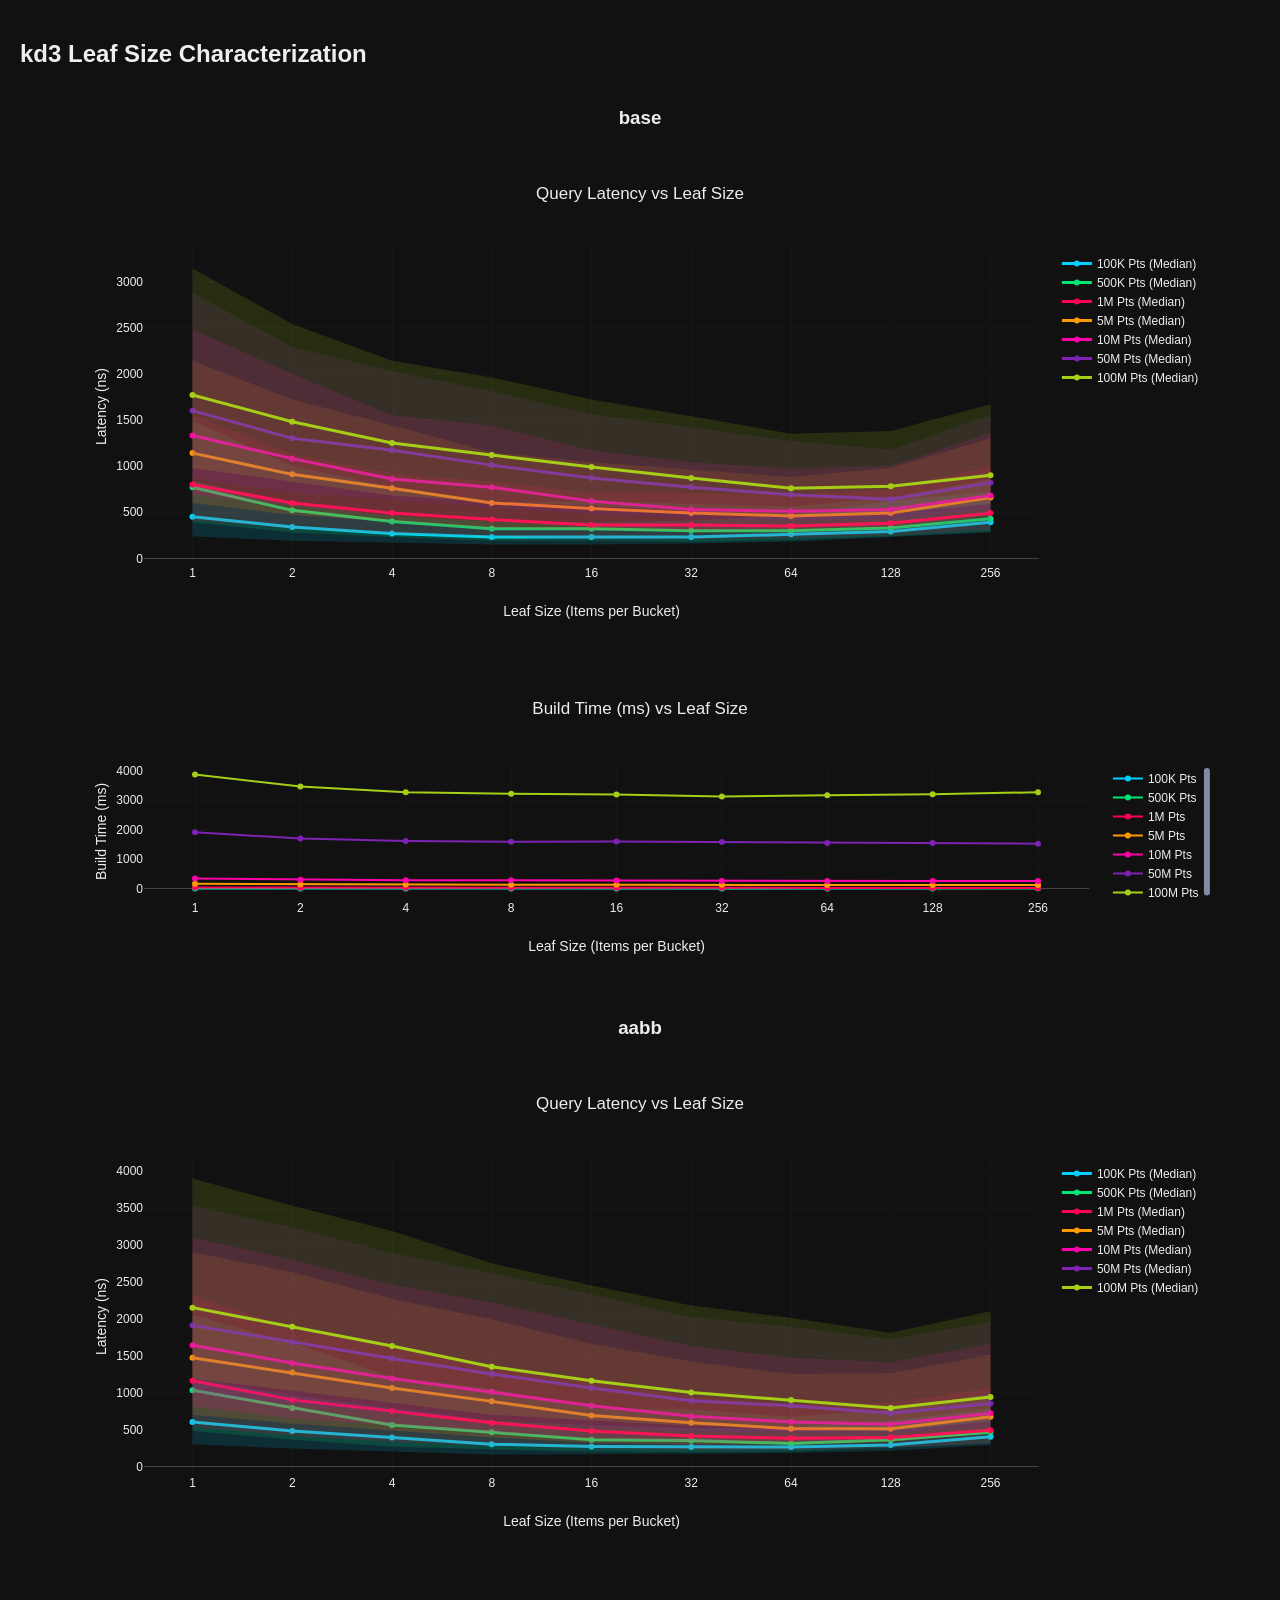
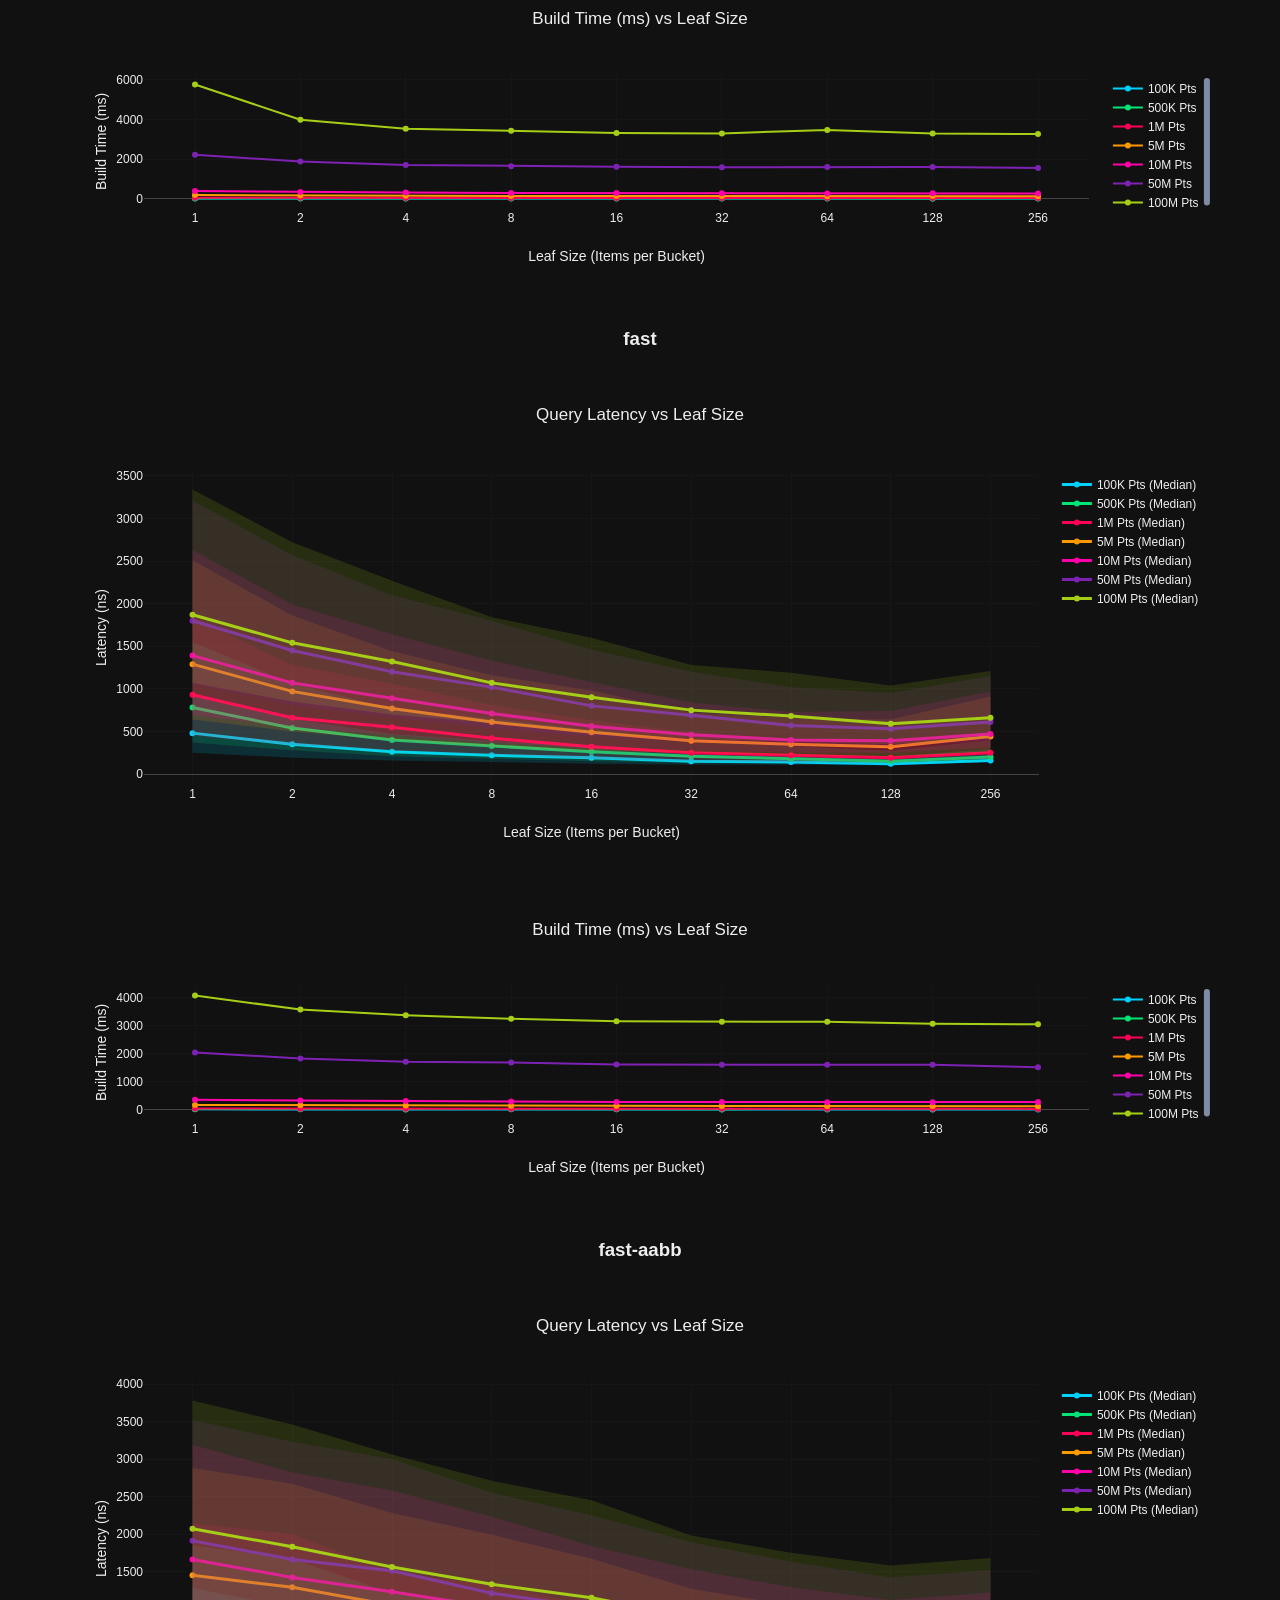
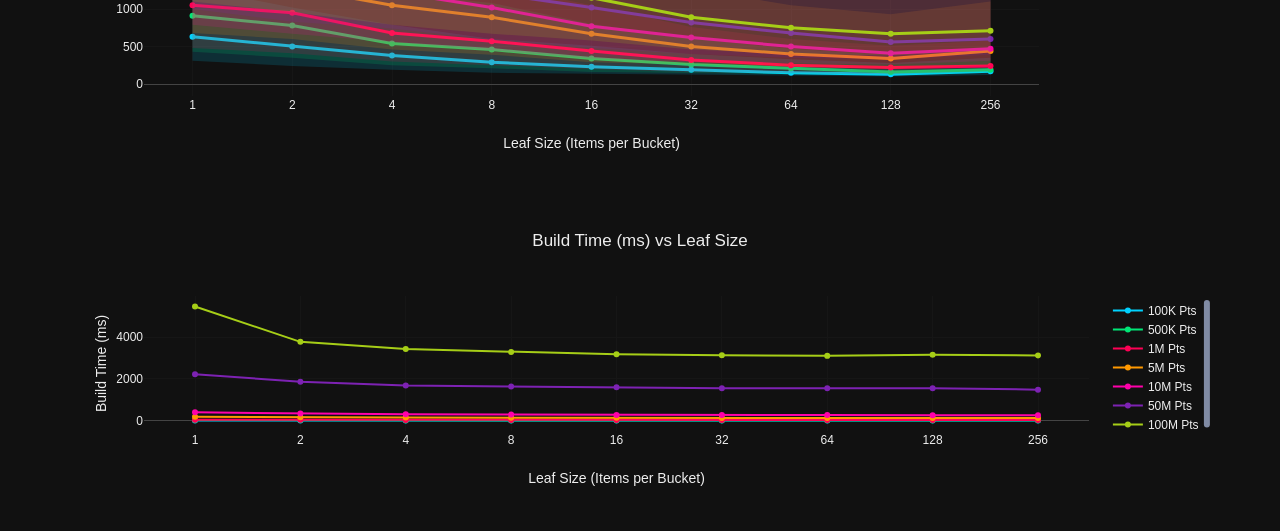
<file: assets/results/5950X/kd3_sweep_report.html>
<!DOCTYPE html><html><head><title>kd3 Sweep Report</title>
    <script src="https://cdn.plot.ly/plotly-2.27.0.min.js"></script>
    <style>body{font-family: sans-serif; background:#111; color:#eee; margin:0; padding:20px;} 
    .container{display:flex; flex-direction:column; gap:20px; align-items:center;}</style></head><body>
    <h2>kd3 Leaf Size Characterization</h2><div class="container">
    <h3 style='margin-bottom:0'>base</h3>
<div id="q_base" style="width:90vw;height:55vh;"></div>
<div id="b_base" style="width:90vw;height:35vh;"></div>
<h3 style='margin-bottom:0'>aabb</h3>
<div id="q_aabb" style="width:90vw;height:55vh;"></div>
<div id="b_aabb" style="width:90vw;height:35vh;"></div>
<h3 style='margin-bottom:0'>fast</h3>
<div id="q_fast" style="width:90vw;height:55vh;"></div>
<div id="b_fast" style="width:90vw;height:35vh;"></div>
<h3 style='margin-bottom:0'>fast-aabb</h3>
<div id="q_fast-aabb" style="width:90vw;height:55vh;"></div>
<div id="b_fast-aabb" style="width:90vw;height:35vh;"></div>
</div><script>
    const rawData = [{c:'base',N:100000,L:1,build:10.9236,p10:240,p50:450,p90:840},{c:'base',N:100000,L:2,build:13.4208,p10:190,p50:340,p90:590},{c:'base',N:100000,L:4,build:10.6935,p10:170,p50:270,p90:460},{c:'base',N:100000,L:8,build:13.5381,p10:150,p50:230,p90:400},{c:'base',N:100000,L:16,build:9.53018,p10:150,p50:230,p90:390},{c:'base',N:100000,L:32,build:10.9978,p10:160,p50:230,p90:410},{c:'base',N:100000,L:64,build:10.045,p10:180,p50:260,p90:470},{c:'base',N:100000,L:128,build:10.4127,p10:230,p50:290,p90:620},{c:'base',N:100000,L:256,build:14.5542,p10:280,p50:390,p90:720},{c:'base',N:500000,L:1,build:25.9115,p10:390,p50:770,p90:1490},{c:'base',N:500000,L:2,build:23.1636,p10:280,p50:520,p90:1000},{c:'base',N:500000,L:4,build:21.1989,p10:230,p50:400,p90:770},{c:'base',N:500000,L:8,build:16.3136,p10:190,p50:320,p90:600},{c:'base',N:500000,L:16,build:21.221,p10:190,p50:320,p90:620},{c:'base',N:500000,L:32,build:20.1517,p10:180,p50:300,p90:590},{c:'base',N:500000,L:64,build:18.0978,p10:200,p50:300,p90:560},{c:'base',N:500000,L:128,build:17.1526,p10:240,p50:330,p90:660},{c:'base',N:500000,L:256,build:18.4461,p10:290,p50:430,p90:860},{c:'base',N:1000000,L:1,build:40.343,p10:410,p50:800,p90:1560},{c:'base',N:1000000,L:2,build:34.9193,p10:320,p50:600,p90:1130},{c:'base',N:1000000,L:4,build:34.4754,p10:270,p50:490,p90:920},{c:'base',N:1000000,L:8,build:34.4181,p10:240,p50:420,p90:830},{c:'base',N:1000000,L:16,build:32.2218,p10:210,p50:360,p90:710},{c:'base',N:1000000,L:32,build:32.4325,p10:210,p50:360,p90:710},{c:'base',N:1000000,L:64,build:29.9802,p10:220,p50:350,p90:690},{c:'base',N:1000000,L:128,build:29.5905,p10:250,p50:380,p90:749},{c:'base',N:1000000,L:256,build:28.4091,p10:310,p50:490,p90:1000},{c:'base',N:5000000,L:1,build:166.859,p10:600,p50:1140,p90:2140},{c:'base',N:5000000,L:2,build:147.994,p10:470,p50:910,p90:1720},{c:'base',N:5000000,L:4,build:147.974,p10:400,p50:760,p90:1440},{c:'base',N:5000000,L:8,build:136.096,p10:330,p50:600,p90:1150},{c:'base',N:5000000,L:16,build:136.314,p10:310,p50:540,p90:1040},{c:'base',N:5000000,L:32,build:134.25,p10:290,p50:490,p90:960},{c:'base',N:5000000,L:64,build:127.972,p10:290,p50:460,p90:880},{c:'base',N:5000000,L:128,build:127.119,p10:330,p50:490,p90:980},{c:'base',N:5000000,L:256,build:124.167,p10:450,p50:660,p90:1300},{c:'base',N:10000000,L:1,build:345.001,p10:690,p50:1330,p90:2480},{c:'base',N:10000000,L:2,build:309.813,p10:570,p50:1080,p90:2000},{c:'base',N:10000000,L:4,build:291.942,p10:460,p50:860,p90:1550},{c:'base',N:10000000,L:8,build:287.118,p10:410,p50:770,p90:1440},{c:'base',N:10000000,L:16,build:278.515,p10:340,p50:620,p90:1170},{c:'base',N:10000000,L:32,build:261.045,p10:310,p50:530,p90:1040},{c:'base',N:10000000,L:64,build:264.857,p10:320,p50:510,p90:970},{c:'base',N:10000000,L:128,build:262.826,p10:350,p50:530,p90:1000},{c:'base',N:10000000,L:256,build:264.9,p10:470,p50:680,p90:1360},{c:'base',N:50000000,L:1,build:1911.36,p10:870,p50:1600,p90:2880},{c:'base',N:50000000,L:2,build:1699.47,p10:710,p50:1300,p90:2290},{c:'base',N:50000000,L:4,build:1617.86,p10:640,p50:1170,p90:2030},{c:'base',N:50000000,L:8,build:1593.39,p10:550,p50:1010,p90:1810},{c:'base',N:50000000,L:16,build:1601.63,p10:480,p50:870,p90:1560},{c:'base',N:50000000,L:32,build:1582.38,p10:430,p50:770,p90:1420},{c:'base',N:50000000,L:64,build:1550.21,p10:410,p50:690,p90:1270},{c:'base',N:50000000,L:128,build:1549.95,p10:420,p50:640,p90:1180},{c:'base',N:50000000,L:256,build:1527.21,p10:540,p50:820,p90:1550},{c:'base',N:100000000,L:1,build:3871.68,p10:980,p50:1770,p90:3140},{c:'base',N:100000000,L:2,build:3465.53,p10:830,p50:1480,p90:2540},{c:'base',N:100000000,L:4,build:3273.28,p10:680,p50:1250,p90:2140},{c:'base',N:100000000,L:8,build:3216.81,p10:610,p50:1120,p90:1960},{c:'base',N:100000000,L:16,build:3197.85,p10:570,p50:990,p90:1720},{c:'base',N:100000000,L:32,build:3130.01,p10:510,p50:870,p90:1540},{c:'base',N:100000000,L:64,build:3164.5,p10:460,p50:760,p90:1350},{c:'base',N:100000000,L:128,build:3203.31,p10:490,p50:780,p90:1380},{c:'base',N:100000000,L:256,build:3270.94,p10:590,p50:900,p90:1670},{c:'aabb',N:100000,L:1,build:10.0305,p10:300,p50:600,p90:1190},{c:'aabb',N:100000,L:2,build:9.49491,p10:240,p50:480,p90:960},{c:'aabb',N:100000,L:4,build:9.73687,p10:200,p50:390,p90:790},{c:'aabb',N:100000,L:8,build:11.0315,p10:160,p50:300,p90:620},{c:'aabb',N:100000,L:16,build:11.097,p10:160,p50:270,p90:560},{c:'aabb',N:100000,L:32,build:11.3304,p10:170,p50:260,p90:520},{c:'aabb',N:100000,L:64,build:10.2491,p10:180,p50:260,p90:530},{c:'aabb',N:100000,L:128,build:10.9651,p10:210,p50:290,p90:620},{c:'aabb',N:100000,L:256,build:9.74062,p10:290,p50:400,p90:780},{c:'aabb',N:500000,L:1,build:27.9828,p10:480,p50:1030,p90:2050},{c:'aabb',N:500000,L:2,build:21.3156,p10:360,p50:790,p90:1670},{c:'aabb',N:500000,L:4,build:22.238,p10:270,p50:560,p90:1210},{c:'aabb',N:500000,L:8,build:16.3484,p10:230,p50:460,p90:1050},{c:'aabb',N:500000,L:16,build:20.2488,p10:200,p50:360,p90:790},{c:'aabb',N:500000,L:32,build:16.9777,p10:190,p50:350,p90:770},{c:'aabb',N:500000,L:64,build:19.896,p10:200,p50:310,p90:670},{c:'aabb',N:500000,L:128,build:15.0655,p10:250,p50:360,p90:770},{c:'aabb',N:500000,L:256,build:17.5977,p10:310,p50:460,p90:980},{c:'aabb',N:1000000,L:1,build:44.9364,p10:530,p50:1160,p90:2310},{c:'aabb',N:1000000,L:2,build:42.1256,p10:410,p50:900,p90:1870},{c:'aabb',N:1000000,L:4,build:35.215,p10:330,p50:750,p90:1630},{c:'aabb',N:1000000,L:8,build:34.6471,p10:280,p50:590,p90:1350},{c:'aabb',N:1000000,L:16,build:33.3838,p10:240,p50:480,p90:1140},{c:'aabb',N:1000000,L:32,build:35.3776,p10:220,p50:410,p90:950},{c:'aabb',N:1000000,L:64,build:32.1508,p10:220,p50:380,p90:840},{c:'aabb',N:1000000,L:128,build:34.1932,p10:250,p50:390,p90:860},{c:'aabb',N:1000000,L:256,build:30.0592,p10:310,p50:490,p90:1060},{c:'aabb',N:5000000,L:1,build:187.306,p10:700,p50:1470,p90:2900},{c:'aabb',N:5000000,L:2,build:160.71,p10:580,p50:1270,p90:2630},{c:'aabb',N:5000000,L:4,build:145.375,p10:480,p50:1060,p90:2270},{c:'aabb',N:5000000,L:8,build:140.935,p10:390,p50:880,p90:1990},{c:'aabb',N:5000000,L:16,build:135.745,p10:320,p50:690,p90:1660},{c:'aabb',N:5000000,L:32,build:129.905,p10:300,p50:590,p90:1420},{c:'aabb',N:5000000,L:64,build:127.902,p10:300,p50:510,p90:1250},{c:'aabb',N:5000000,L:128,build:129.683,p10:330,p50:510,p90:1260},{c:'aabb',N:5000000,L:256,build:124.967,p10:450,p50:670,p90:1510},{c:'aabb',N:10000000,L:1,build:387.536,p10:810,p50:1640,p90:3100},{c:'aabb',N:10000000,L:2,build:340.427,p10:650,p50:1400,p90:2800},{c:'aabb',N:10000000,L:4,build:306.604,p10:550,p50:1190,p90:2460},{c:'aabb',N:10000000,L:8,build:290.351,p10:460,p50:1010,p90:2220},{c:'aabb',N:10000000,L:16,build:287.822,p10:380,p50:820,p90:1920},{c:'aabb',N:10000000,L:32,build:277.805,p10:340,p50:680,p90:1630},{c:'aabb',N:10000000,L:64,build:265.912,p10:330,p50:600,p90:1470},{c:'aabb',N:10000000,L:128,build:277.41,p10:360,p50:570,p90:1410},{c:'aabb',N:10000000,L:256,build:264.204,p10:480,p50:720,p90:1660},{c:'aabb',N:50000000,L:1,build:2216.03,p10:990,p50:1910,p90:3530},{c:'aabb',N:50000000,L:2,build:1873.38,p10:840,p50:1680,p90:3240},{c:'aabb',N:50000000,L:4,build:1694.35,p10:730,p50:1460,p90:2890},{c:'aabb',N:50000000,L:8,build:1640.64,p10:630,p50:1250,p90:2620},{c:'aabb',N:50000000,L:16,build:1614.78,p10:540,p50:1060,p90:2330},{c:'aabb',N:50000000,L:32,build:1584.47,p10:470,p50:890,p90:2020},{c:'aabb',N:50000000,L:64,build:1603.19,p10:450,p50:820,p90:1890},{c:'aabb',N:50000000,L:128,build:1602.53,p10:440,p50:720,p90:1720},{c:'aabb',N:50000000,L:256,build:1551.27,p10:560,p50:850,p90:1960},{c:'aabb',N:100000000,L:1,build:5755,p10:1190,p50:2150,p90:3900},{c:'aabb',N:100000000,L:2,build:3978.27,p10:1020,p50:1890,p90:3530},{c:'aabb',N:100000000,L:4,build:3531.05,p10:860,p50:1630,p90:3190},{c:'aabb',N:100000000,L:8,build:3426.52,p10:700,p50:1350,p90:2750},{c:'aabb',N:100000000,L:16,build:3312.96,p10:620,p50:1160,p90:2450},{c:'aabb',N:100000000,L:32,build:3290.1,p10:550,p50:1000,p90:2180},{c:'aabb',N:100000000,L:64,build:3465.18,p10:510,p50:900,p90:2010},{c:'aabb',N:100000000,L:128,build:3280.86,p10:480,p50:790,p90:1810},{c:'aabb',N:100000000,L:256,build:3260.7,p10:610,p50:940,p90:2100},{c:'fast',N:100000,L:1,build:11.9684,p10:250,p50:480,p90:940},{c:'fast',N:100000,L:2,build:12.1956,p10:190,p50:350,p90:650},{c:'fast',N:100000,L:4,build:10.8953,p10:160,p50:260,p90:470},{c:'fast',N:100000,L:8,build:11.7659,p10:140,p50:220,p90:390},{c:'fast',N:100000,L:16,build:12.9906,p10:120,p50:190,p90:330},{c:'fast',N:100000,L:32,build:7.28344,p10:110,p50:150,p90:250},{c:'fast',N:100000,L:64,build:9.19235,p10:110,p50:140,p90:230},{c:'fast',N:100000,L:128,build:10.9391,p10:100,p50:120,p90:210},{c:'fast',N:100000,L:256,build:8.75735,p10:140,p50:160,p90:290},{c:'fast',N:500000,L:1,build:29.5204,p10:370,p50:780,p90:1550},{c:'fast',N:500000,L:2,build:22.7355,p10:280,p50:540,p90:1060},{c:'fast',N:500000,L:4,build:19.6371,p10:210,p50:400,p90:770},{c:'fast',N:500000,L:8,build:26.0167,p10:180,p50:330,p90:650},{c:'fast',N:500000,L:16,build:19.9008,p10:150,p50:260,p90:520},{c:'fast',N:500000,L:32,build:18.9144,p10:130,p50:210,p90:400},{c:'fast',N:500000,L:64,build:23.2117,p10:130,p50:180,p90:330},{c:'fast',N:500000,L:128,build:18.4217,p10:120,p50:150,p90:270},{c:'fast',N:500000,L:256,build:20.8348,p10:150,p50:200,p90:400},{c:'fast',N:1000000,L:1,build:40.7362,p10:450,p50:930,p90:1840},{c:'fast',N:1000000,L:2,build:34.6932,p10:340,p50:660,p90:1280},{c:'fast',N:1000000,L:4,build:36.5413,p10:280,p50:550,p90:1060},{c:'fast',N:1000000,L:8,build:34.1236,p10:230,p50:420,p90:810},{c:'fast',N:1000000,L:16,build:32.5094,p10:180,p50:320,p90:630},{c:'fast',N:1000000,L:32,build:31.3099,p10:150,p50:250,p90:490},{c:'fast',N:1000000,L:64,build:32.0423,p10:140,p50:220,p90:410},{c:'fast',N:1000000,L:128,build:31.2718,p10:130,p50:190,p90:360},{c:'fast',N:1000000,L:256,build:29.6321,p10:180,p50:250,p90:490},{c:'fast',N:5000000,L:1,build:170.705,p10:640,p50:1290,p90:2510},{c:'fast',N:5000000,L:2,build:156.864,p10:500,p50:970,p90:1860},{c:'fast',N:5000000,L:4,build:150.552,p10:400,p50:770,p90:1440},{c:'fast',N:5000000,L:8,build:141.918,p10:320,p50:610,p90:1160},{c:'fast',N:5000000,L:16,build:140.301,p10:270,p50:490,p90:980},{c:'fast',N:5000000,L:32,build:131.122,p10:250,p50:390,p90:720},{c:'fast',N:5000000,L:64,build:132.789,p10:220,p50:350,p90:660},{c:'fast',N:5000000,L:128,build:130.504,p10:200,p50:320,p90:640},{c:'fast',N:5000000,L:256,build:126.683,p10:250,p50:440,p90:910},{c:'fast',N:10000000,L:1,build:354.028,p10:690,p50:1390,p90:2630},{c:'fast',N:10000000,L:2,build:324.919,p10:550,p50:1070,p90:1990},{c:'fast',N:10000000,L:4,build:311.939,p10:460,p50:890,p90:1640},{c:'fast',N:10000000,L:8,build:292.256,p10:370,p50:710,p90:1330},{c:'fast',N:10000000,L:16,build:277.16,p10:300,p50:560,p90:1080},{c:'fast',N:10000000,L:32,build:275.213,p10:270,p50:460,p90:840},{c:'fast',N:10000000,L:64,build:269.314,p10:250,p50:400,p90:730},{c:'fast',N:10000000,L:128,build:270.714,p10:250,p50:390,p90:740},{c:'fast',N:10000000,L:256,build:276.479,p10:310,p50:470,p90:970},{c:'fast',N:50000000,L:1,build:2051.29,p10:1060,p50:1800,p90:3210},{c:'fast',N:50000000,L:2,build:1828.53,p10:810,p50:1450,p90:2570},{c:'fast',N:50000000,L:4,build:1712.39,p10:670,p50:1200,p90:2100},{c:'fast',N:50000000,L:8,build:1689.73,p10:540,p50:1020,p90:1800},{c:'fast',N:50000000,L:16,build:1615.2,p10:440,p50:800,p90:1460},{c:'fast',N:50000000,L:32,build:1608.95,p10:380,p50:690,p90:1200},{c:'fast',N:50000000,L:64,build:1605.09,p10:330,p50:570,p90:1020},{c:'fast',N:50000000,L:128,build:1609.39,p10:320,p50:530,p90:950},{c:'fast',N:50000000,L:256,build:1517.94,p10:390,p50:610,p90:1150},{c:'fast',N:100000000,L:1,build:4086.93,p10:1070,p50:1870,p90:3340},{c:'fast',N:100000000,L:2,build:3583.83,p10:850,p50:1540,p90:2720},{c:'fast',N:100000000,L:4,build:3384.46,p10:700,p50:1320,p90:2270},{c:'fast',N:100000000,L:8,build:3252.37,p10:600,p50:1070,p90:1840},{c:'fast',N:100000000,L:16,build:3164.74,p10:480,p50:900,p90:1600},{c:'fast',N:100000000,L:32,build:3146.93,p10:410,p50:750,p90:1280},{c:'fast',N:100000000,L:64,build:3143.89,p10:380,p50:680,p90:1190},{c:'fast',N:100000000,L:128,build:3080.11,p10:350,p50:590,p90:1040},{c:'fast',N:100000000,L:256,build:3057.42,p10:420,p50:660,p90:1210},{c:'fast-aabb',N:100000,L:1,build:11.1339,p10:310,p50:630,p90:1280},{c:'fast-aabb',N:100000,L:2,build:11.7196,p10:240,p50:500,p90:1020},{c:'fast-aabb',N:100000,L:4,build:10.4988,p10:190,p50:380,p90:790},{c:'fast-aabb',N:100000,L:8,build:6.99526,p10:150,p50:290,p90:600},{c:'fast-aabb',N:100000,L:16,build:7.86049,p10:130,p50:230,p90:510},{c:'fast-aabb',N:100000,L:32,build:10.1746,p10:120,p50:190,p90:400},{c:'fast-aabb',N:100000,L:64,build:9.51652,p10:110,p50:150,p90:330},{c:'fast-aabb',N:100000,L:128,build:9.26226,p10:100,p50:130,p90:280},{c:'fast-aabb',N:100000,L:256,build:8.75137,p10:120,p50:170,p90:350},{c:'fast-aabb',N:500000,L:1,build:27.2926,p10:430,p50:910,p90:1850},{c:'fast-aabb',N:500000,L:2,build:26.0263,p10:350,p50:780,p90:1670},{c:'fast-aabb',N:500000,L:4,build:17.931,p10:250,p50:540,p90:1210},{c:'fast-aabb',N:500000,L:8,build:19.6244,p10:210,p50:460,p90:1080},{c:'fast-aabb',N:500000,L:16,build:20.9316,p10:160,p50:340,p90:800},{c:'fast-aabb',N:500000,L:32,build:20.2519,p10:140,p50:260,p90:610},{c:'fast-aabb',N:500000,L:64,build:20.7151,p10:130,p50:210,p90:470},{c:'fast-aabb',N:500000,L:128,build:17.3427,p10:120,p50:160,p90:390},{c:'fast-aabb',N:500000,L:256,build:20.9693,p10:150,p50:190,p90:460},{c:'fast-aabb',N:1000000,L:1,build:45.7402,p10:480,p50:1050,p90:2140},{c:'fast-aabb',N:1000000,L:2,build:40.8865,p10:410,p50:950,p90:2000},{c:'fast-aabb',N:1000000,L:4,build:31.5029,p10:300,p50:680,p90:1490},{c:'fast-aabb',N:1000000,L:8,build:31.7687,p10:250,p50:570,p90:1320},{c:'fast-aabb',N:1000000,L:16,build:33.9957,p10:200,p50:440,p90:1050},{c:'fast-aabb',N:1000000,L:32,build:33.0813,p10:160,p50:320,p90:760},{c:'fast-aabb',N:1000000,L:64,build:30.2157,p10:140,p50:250,p90:600},{c:'fast-aabb',N:1000000,L:128,build:30.1977,p10:130,p50:220,p90:510},{c:'fast-aabb',N:1000000,L:256,build:28.6933,p10:170,p50:240,p90:580},{c:'fast-aabb',N:5000000,L:1,build:190.098,p10:680,p50:1450,p90:2880},{c:'fast-aabb',N:5000000,L:2,build:160.763,p10:600,p50:1290,p90:2670},{c:'fast-aabb',N:5000000,L:4,build:148.522,p10:460,p50:1050,p90:2280},{c:'fast-aabb',N:5000000,L:8,build:138.765,p10:390,p50:890,p90:1990},{c:'fast-aabb',N:5000000,L:16,build:134.039,p10:290,p50:670,p90:1670},{c:'fast-aabb',N:5000000,L:32,build:129.48,p10:260,p50:500,p90:1270},{c:'fast-aabb',N:5000000,L:64,build:126.231,p10:230,p50:400,p90:1050},{c:'fast-aabb',N:5000000,L:128,build:125.709,p10:200,p50:340,p90:930},{c:'fast-aabb',N:5000000,L:256,build:123.035,p10:250,p50:440,p90:1100},{c:'fast-aabb',N:10000000,L:1,build:397.089,p10:790,p50:1660,p90:3190},{c:'fast-aabb',N:10000000,L:2,build:337.311,p10:670,p50:1420,p90:2820},{c:'fast-aabb',N:10000000,L:4,build:302.201,p10:550,p50:1230,p90:2580},{c:'fast-aabb',N:10000000,L:8,build:289.869,p10:450,p50:1020,p90:2230},{c:'fast-aabb',N:10000000,L:16,build:272.131,p10:340,p50:770,p90:1840},{c:'fast-aabb',N:10000000,L:32,build:268.133,p10:290,p50:620,p90:1530},{c:'fast-aabb',N:10000000,L:64,build:265.547,p10:270,p50:500,p90:1290},{c:'fast-aabb',N:10000000,L:128,build:263.004,p10:260,p50:410,p90:1120},{c:'fast-aabb',N:10000000,L:256,build:260.642,p10:310,p50:470,p90:1220},{c:'fast-aabb',N:50000000,L:1,build:2228.72,p10:1000,p50:1910,p90:3521},{c:'fast-aabb',N:50000000,L:2,build:1866.56,p10:830,p50:1660,p90:3230},{c:'fast-aabb',N:50000000,L:4,build:1683.88,p10:740,p50:1510,p90:3000},{c:'fast-aabb',N:50000000,L:8,build:1637.19,p10:590,p50:1210,p90:2550},{c:'fast-aabb',N:50000000,L:16,build:1606.09,p10:480,p50:1020,p90:2250},{c:'fast-aabb',N:50000000,L:32,build:1553.24,p10:400,p50:820,p90:1890},{c:'fast-aabb',N:50000000,L:64,build:1557.76,p10:350,p50:680,p90:1630},{c:'fast-aabb',N:50000000,L:128,build:1556.29,p10:330,p50:560,p90:1420},{c:'fast-aabb',N:50000000,L:256,build:1486.86,p10:390,p50:600,p90:1520},{c:'fast-aabb',N:100000000,L:1,build:5474.7,p10:1100,p50:2070,p90:3780},{c:'fast-aabb',N:100000000,L:2,build:3779.9,p10:960,p50:1830,p90:3460},{c:'fast-aabb',N:100000000,L:4,build:3435.81,p10:790,p50:1560,p90:3060},{c:'fast-aabb',N:100000000,L:8,build:3292.57,p10:670,p50:1330,p90:2710},{c:'fast-aabb',N:100000000,L:16,build:3181.51,p10:580,p50:1150,p90:2450},{c:'fast-aabb',N:100000000,L:32,build:3134.44,p10:460,p50:890,p90:1980},{c:'fast-aabb',N:100000000,L:64,build:3106.88,p10:400,p50:750,p90:1750},{c:'fast-aabb',N:100000000,L:128,build:3159.66,p10:380,p50:670,p90:1580},{c:'fast-aabb',N:100000000,L:256,build:3130.09,p10:440,p50:710,p90:1680},];
    const colors = ['#00d2ff', '#00e676', '#ff0055', '#ff9900', '#ff00aa', '#7d22b3', '#a6ce17'];

    [...new Set(rawData.map(d => d.c))].forEach(cfg => {
        const cfgData = rawData.filter(d => d.c === cfg);
        const treeSizes = [...new Set(cfgData.map(d => d.N))];
        let queryTraces = [];
        let buildTraces = [];

        treeSizes.forEach((size, idx) => {
            const subset = cfgData.filter(d => d.N === size);
            const x = subset.map(d => d.L);
            const label = size >= 1000000 ? (size/1000000) + 'M Pts' : (size/1000) + 'K Pts';
            const color = colors[idx % colors.length];

            queryTraces.push({ x: x, y: subset.map(d=>d.p50), name: label + ' (Median)', 
                               type: 'scatter', mode: 'lines+markers', line: {color: color, width: 3} });
            queryTraces.push({ x: x.concat(x.slice().reverse()), 
                               y: subset.map(d=>d.p90).concat(subset.map(d=>d.p10).reverse()), 
                               fill: 'toself', fillcolor: color, opacity: 0.15, line: {color: 'transparent'},
                               name: label + ' (P10-P90)', showlegend: false, type: 'scatter' });

            buildTraces.push({ x: x, y: subset.map(d=>d.build), name: label,
                               type: 'scatter', mode: 'lines+markers', line: {color: color} });
        });

        const dark = {paper_bgcolor:'#111', plot_bgcolor:'#111', font: {color:'#eee'}};
        Plotly.newPlot('q_' + cfg, queryTraces, Object.assign({
            title: 'Query Latency vs Leaf Size', xaxis: {title: 'Leaf Size (Items per Bucket)', type: 'category'},
            yaxis: {title: 'Latency (ns)'}}, dark));
        Plotly.newPlot('b_' + cfg, buildTraces, Object.assign({
            title: 'Build Time (ms) vs Leaf Size', xaxis: {title: 'Leaf Size (Items per Bucket)', type: 'category'},
            yaxis: {title: 'Build Time (ms)'}}, dark));
    });
    </script></body></html>
</file>
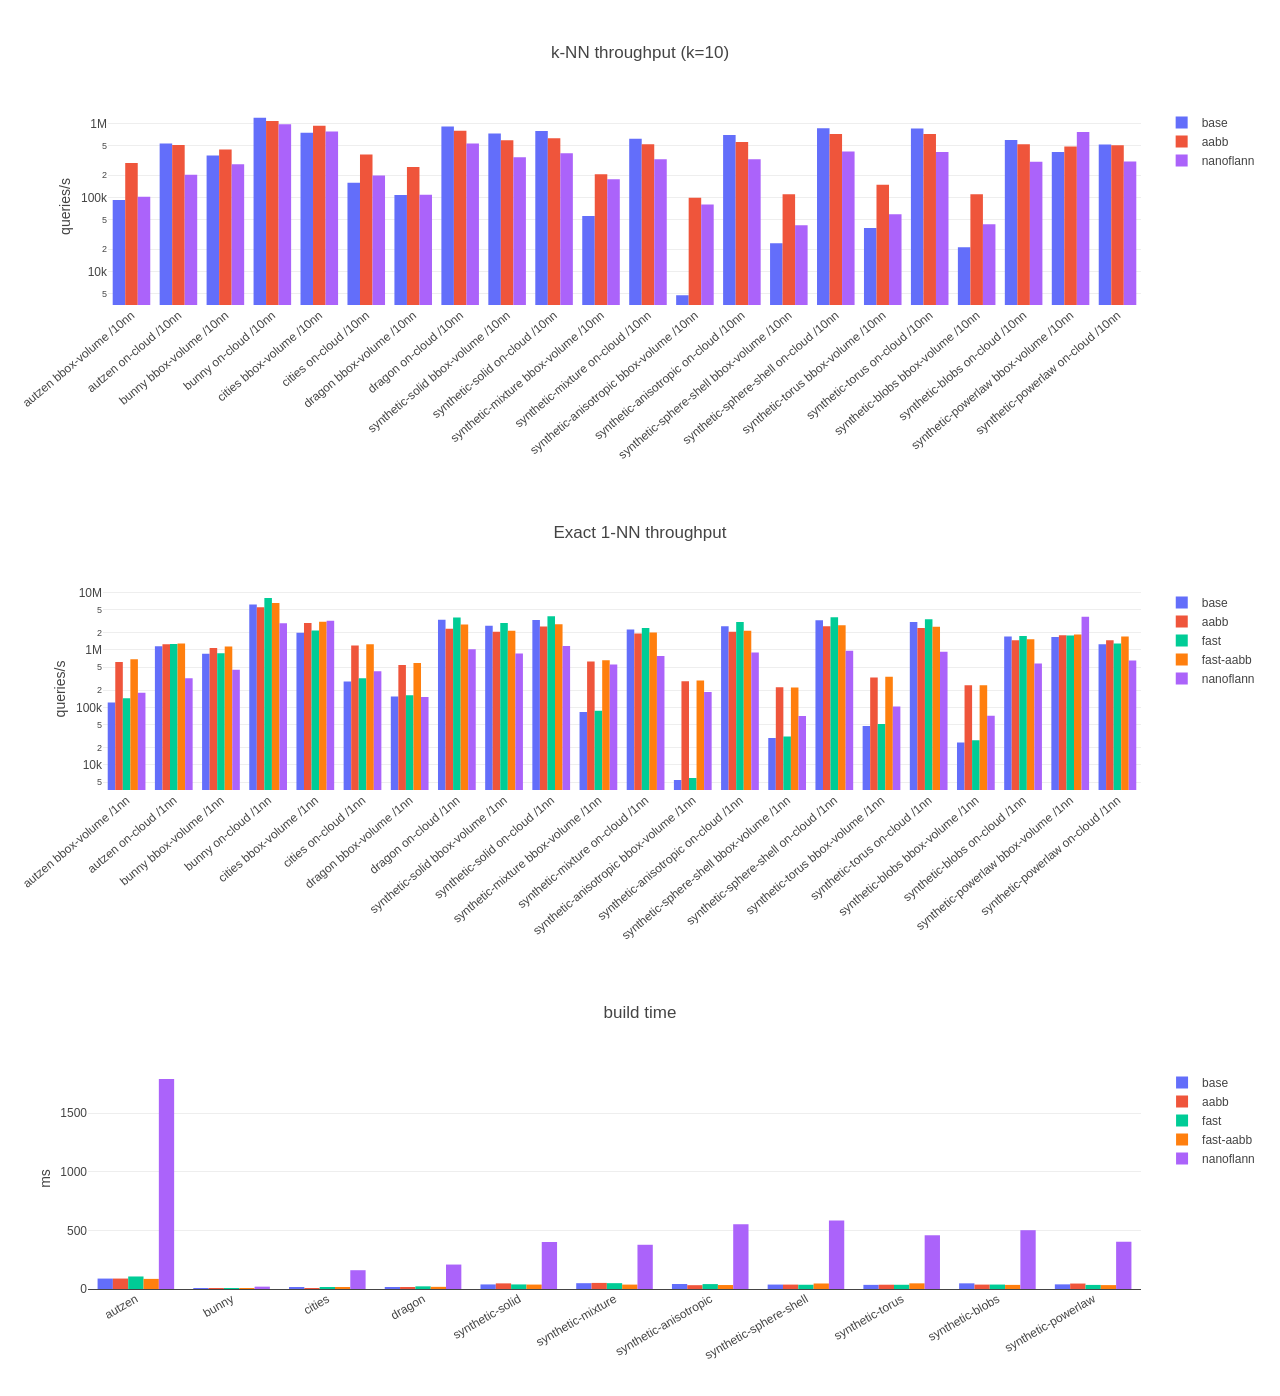
<file: assets/results/Xeon6252/kd3_comparative_report.html>
<!doctype html><html><head><meta charset='utf-8'><title>kd3 comparative report</title><script src='https://cdn.plot.ly/plotly-2.32.0.min.js'></script></head><body><div id='q_knn' style='width:100%;height:480px'></div><div id='q_1nn' style='width:100%;height:480px'></div><div id='b' style='width:100%;height:420px'></div><script>
const cats_knn=['autzen bbox-volume /10nn','autzen on-cloud /10nn','bunny bbox-volume /10nn','bunny on-cloud /10nn','cities bbox-volume /10nn','cities on-cloud /10nn','dragon bbox-volume /10nn','dragon on-cloud /10nn','synthetic-solid bbox-volume /10nn','synthetic-solid on-cloud /10nn','synthetic-mixture bbox-volume /10nn','synthetic-mixture on-cloud /10nn','synthetic-anisotropic bbox-volume /10nn','synthetic-anisotropic on-cloud /10nn','synthetic-sphere-shell bbox-volume /10nn','synthetic-sphere-shell on-cloud /10nn','synthetic-torus bbox-volume /10nn','synthetic-torus on-cloud /10nn','synthetic-blobs bbox-volume /10nn','synthetic-blobs on-cloud /10nn','synthetic-powerlaw bbox-volume /10nn','synthetic-powerlaw on-cloud /10nn'];
Plotly.newPlot('q_knn',[{name:'base',type:'bar',marker:{color:'#636efa'},x:cats_knn,y:[91842.132500,533668.853076,367402.359397,1190222.559716,746438.995209,157191.306243,107918.457694,910474.665041,732753.784199,791217.078990,56005.676381,620096.605470,4761.685831,696708.378969,24062.309097,862790.727150,38470.897484,851372.091696,21121.917172,599025.107005,410051.919257,519825.408112]},{name:'aabb',type:'bar',marker:{color:'#ef553b'},x:cats_knn,y:[291423.865416,511119.645560,445710.168218,1082595.685111,932052.436040,380554.098107,258567.035658,796080.367752,593499.632366,628494.693679,205911.329207,524177.770425,98835.701794,560363.405082,110313.555504,720861.884961,147663.297570,720553.666520,109860.061352,525075.345949,488787.345382,506633.014210]},{name:'nanoflann',type:'bar',marker:{color:'#ab63fa'},x:cats_knn,y:[101723.164570,202835.438213,280228.875140,973544.123419,777070.037066,197007.441596,108466.817489,534963.285149,348805.204397,394054.955929,176349.665270,329093.610477,80315.945388,326935.730719,42090.331564,417037.019867,58988.750309,412060.958320,43428.514413,303538.334220,764232.202692,305646.496256]},],{barmode:'group',margin:{b:140},title:'k-NN throughput (k=10)',xaxis:{title:'',tickangle:-40,automargin:true},yaxis:{type:'log',title:'queries/s'}});
const cats_1nn=['autzen bbox-volume /1nn','autzen on-cloud /1nn','bunny bbox-volume /1nn','bunny on-cloud /1nn','cities bbox-volume /1nn','cities on-cloud /1nn','dragon bbox-volume /1nn','dragon on-cloud /1nn','synthetic-solid bbox-volume /1nn','synthetic-solid on-cloud /1nn','synthetic-mixture bbox-volume /1nn','synthetic-mixture on-cloud /1nn','synthetic-anisotropic bbox-volume /1nn','synthetic-anisotropic on-cloud /1nn','synthetic-sphere-shell bbox-volume /1nn','synthetic-sphere-shell on-cloud /1nn','synthetic-torus bbox-volume /1nn','synthetic-torus on-cloud /1nn','synthetic-blobs bbox-volume /1nn','synthetic-blobs on-cloud /1nn','synthetic-powerlaw bbox-volume /1nn','synthetic-powerlaw on-cloud /1nn'];
Plotly.newPlot('q_1nn',[{name:'base',type:'bar',marker:{color:'#636efa'},x:cats_1nn,y:[121607.839164,1160509.204051,860270.044445,6150827.138630,1993125.351899,281761.009692,155296.298014,3337716.311136,2630082.914679,3313955.860163,83733.481897,2271043.809889,5502.215394,2588690.142203,29337.017058,3295603.723953,47643.560435,3078195.176597,24685.390396,1713243.797728,1678570.698393,1259562.742038]},{name:'aabb',type:'bar',marker:{color:'#ef553b'},x:cats_1nn,y:[620055.303105,1253866.941320,1082032.825457,5521088.930995,2938578.507901,1193256.079389,546682.739795,2332728.876627,2068714.717683,2569432.885565,628306.316696,1925841.542682,286647.337540,2064555.938999,225581.465610,2574060.150792,330696.778310,2415632.465965,243351.712139,1475735.470403,1807766.453929,1475764.174302]},{name:'fast',type:'bar',marker:{color:'#00cc96'},x:cats_1nn,y:[143961.025719,1269978.104942,876123.197605,7977042.072914,2176728.026018,320767.371012,163069.440422,3653282.719293,2946964.482182,3838672.568600,87700.929209,2413378.767924,5945.172155,3048609.932950,31170.888286,3691555.750798,51492.204807,3431655.643788,26789.815656,1747597.040962,1779912.850483,1290091.246477]},{name:'fast-aabb',type:'bar',marker:{color:'#ff7f0e'},x:cats_1nn,y:[687044.356477,1296686.618179,1153203.167678,6532579.377862,3104037.946740,1262316.564733,591618.068792,2760399.148196,2154032.215835,2793700.239484,664236.738118,2012140.491110,294489.296015,2155112.497950,223452.898495,2676558.011705,341968.752202,2528391.561685,242863.174780,1527998.112983,1864080.357074,1708602.988617]},{name:'nanoflann',type:'bar',marker:{color:'#ab63fa'},x:cats_1nn,y:[180439.065047,323402.711904,450850.564079,2925716.810859,3223829.412227,427416.143496,151534.053092,1030220.593924,867207.295836,1167055.375856,559232.215328,783698.629632,186429.350108,899842.596833,71306.248412,967308.999179,103686.881759,930824.874478,71907.898385,580367.373128,3785047.457682,655054.944371]},],{barmode:'group',margin:{b:140},title:'Exact 1-NN throughput',xaxis:{title:'',tickangle:-40,automargin:true},yaxis:{type:'log',title:'queries/s'}});
const clouds=['autzen','bunny','cities','dragon','synthetic-solid','synthetic-mixture','synthetic-anisotropic','synthetic-sphere-shell','synthetic-torus','synthetic-blobs','synthetic-powerlaw'];
Plotly.newPlot('b',[{name:'base',type:'bar',marker:{color:'#636efa'},x:clouds,y:[89.020182,3.810796,8.660606,16.717978,38.977271,49.582936,42.873971,37.813292,35.242713,48.266106,39.611020]},{name:'aabb',type:'bar',marker:{color:'#ef553b'},x:clouds,y:[89.086151,2.402208,6.857017,17.352965,48.067556,51.835758,32.547890,37.662902,36.501273,37.501876,46.572597]},{name:'fast',type:'bar',marker:{color:'#00cc96'},x:clouds,y:[106.786413,2.710350,9.545411,22.713601,38.973898,49.818740,41.887835,36.251728,36.079816,37.893925,34.871400]},{name:'fast-aabb',type:'bar',marker:{color:'#ff7f0e'},x:clouds,y:[86.285513,2.130450,9.714405,18.468869,37.710194,37.535019,33.835131,47.070602,48.307517,35.065081,33.268469]},{name:'nanoflann',type:'bar',marker:{color:'#ab63fa'},x:clouds,y:[1791.141757,20.073304,160.309228,208.568245,400.848717,377.338300,553.135981,583.777332,458.391404,501.666586,403.167796]},],{barmode:'group',title:'build time',margin:{b:80},xaxis:{title:'',tickangle:-30,automargin:true},yaxis:{title:'ms'}});
</script></body></html>
</file>
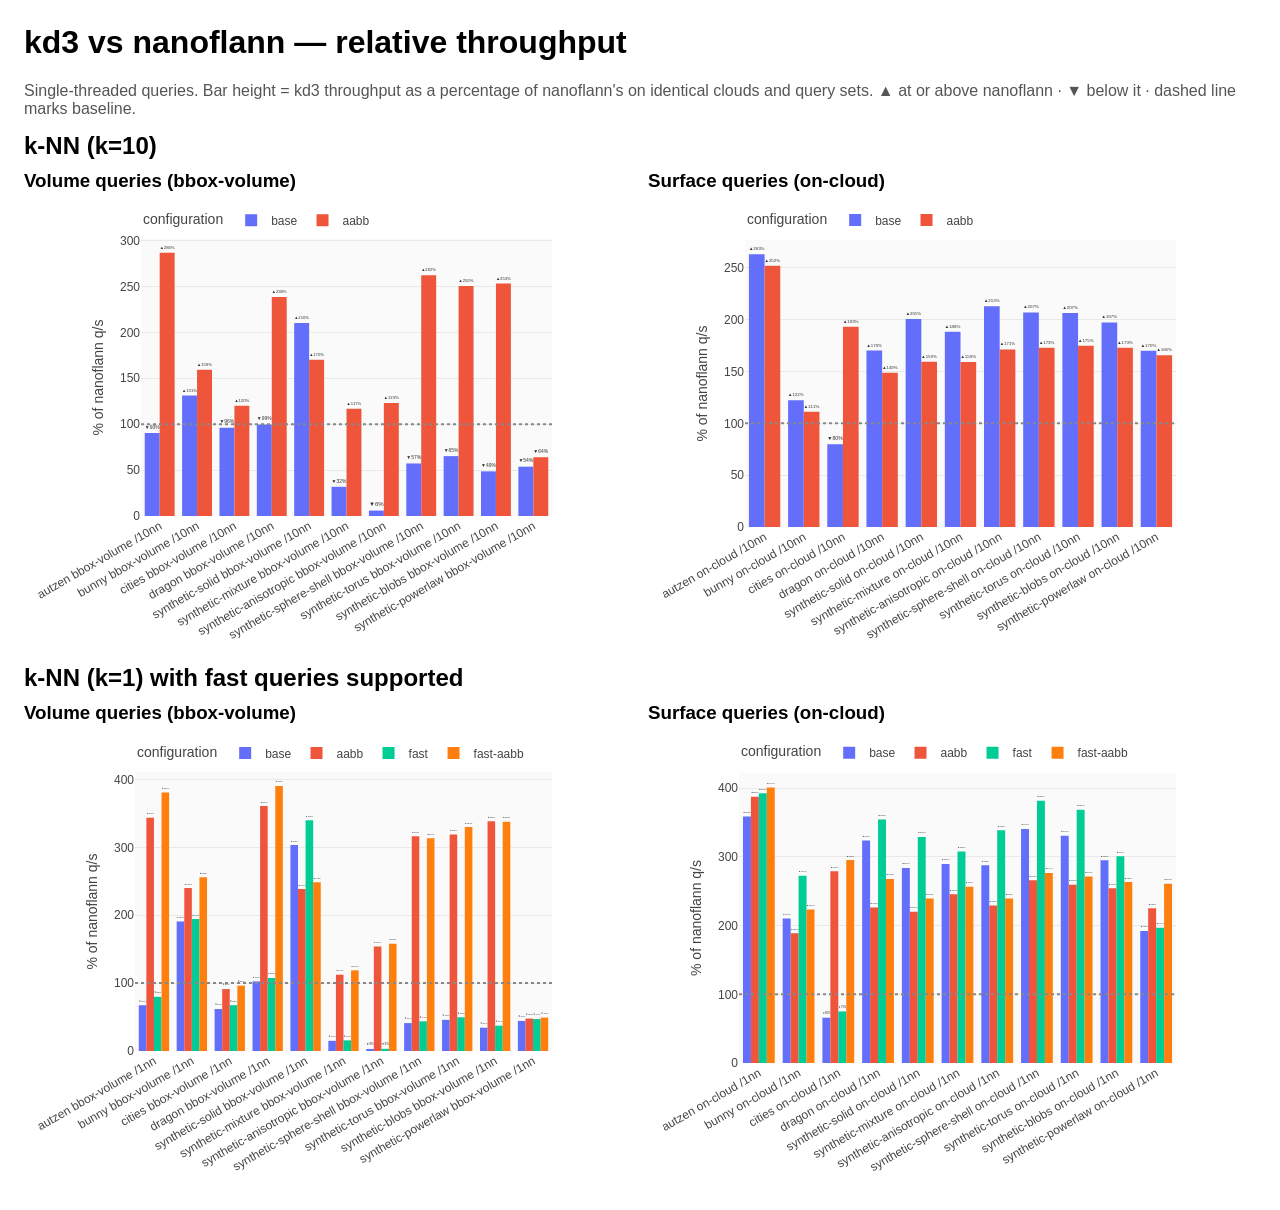
<file: assets/results/Xeon6252/kd3_relative_report.html>
<!doctype html><html><head><meta charset='utf-8'>
<title>kd3 vs nanoflann - relative throughput</title>
<script src='https://cdn.plot.ly/plotly-2.32.0.min.js'></script>
<style>body{font-family:sans-serif;margin:24px;background:#fff}
.row{display:grid;grid-template-columns:repeat(2,minmax(0,1fr));gap:16px}
.key{color:#555;margin:6px 0 14px}</style></head><body>
<h1>kd3 vs nanoflann — relative throughput</h1>
<p class='key'>Single-threaded queries. Bar height = kd3 throughput as a percentage of nanoflann's on identical clouds and query sets.
<b>&#9650;</b> at or above nanoflann · <b>&#9660;</b> below it · dashed line marks baseline.</p>
<h2 style='margin:10px 0 4px'>k-NN (k=10)</h2>
<div class='row'>
      <div style='min-width:0'>
        <h3 style='margin:6px 0 2px'>Volume queries (bbox-volume)</h3>
        <div id='knn_vol' style='width:100%;height:460px'></div>
        <script>
        Plotly.newPlot('knn_vol', [{"name": "base", "x": ["autzen bbox-volume /10nn","bunny bbox-volume /10nn","cities bbox-volume /10nn","dragon bbox-volume /10nn","synthetic-solid bbox-volume /10nn","synthetic-mixture bbox-volume /10nn","synthetic-anisotropic bbox-volume /10nn","synthetic-sphere-shell bbox-volume /10nn","synthetic-torus bbox-volume /10nn","synthetic-blobs bbox-volume /10nn","synthetic-powerlaw bbox-volume /10nn"], "y": [90.3, 131.1, 96.1, 99.5, 210.1, 31.8, 5.9, 57.2, 65.2, 48.6, 53.7], "marker": {"color": "#636efa"}, "customdata": [101723, 280229, 777070, 108467, 348805, 176350, 80316, 42090, 58989, 43429, 764232], "type": "bar", "text": ["▼90%", "▲131%", "▼96%", "▼99%", "▲210%", "▼32%", "▼6%", "▼57%", "▼65%", "▼49%", "▼54%"], "textposition": "outside", "cliponaxis": false, "textfont": {"color": "#333", "size": 12}, "hovertemplate": "%{x}<br>%{fullData.name}: %{y:.1f}% of nanoflann (%{customdata} q/s)<extra></extra>"}, {"name": "aabb", "x": ["autzen bbox-volume /10nn","bunny bbox-volume /10nn","cities bbox-volume /10nn","dragon bbox-volume /10nn","synthetic-solid bbox-volume /10nn","synthetic-mixture bbox-volume /10nn","synthetic-anisotropic bbox-volume /10nn","synthetic-sphere-shell bbox-volume /10nn","synthetic-torus bbox-volume /10nn","synthetic-blobs bbox-volume /10nn","synthetic-powerlaw bbox-volume /10nn"], "y": [286.5, 159.1, 119.9, 238.4, 170.2, 116.8, 123.1, 262.1, 250.3, 253.0, 64.0], "marker": {"color": "#ef553b"}, "customdata": [101723, 280229, 777070, 108467, 348805, 176350, 80316, 42090, 58989, 43429, 764232], "type": "bar", "text": ["▲286%", "▲159%", "▲120%", "▲238%", "▲170%", "▲117%", "▲123%", "▲262%", "▲250%", "▲253%", "▼64%"], "textposition": "outside", "cliponaxis": false, "textfont": {"color": "#333", "size": 12}, "hovertemplate": "%{x}<br>%{fullData.name}: %{y:.1f}% of nanoflann (%{customdata} q/s)<extra></extra>"}],
          {barmode:'group', height:460,
            xaxis:{tickangle:-30, automargin:true},
            yaxis:{title:'% of nanoflann q/s', zeroline:false, range:[0, null]},
            shapes:[{type:'line', xref:'paper', x0:0, x1:1, y0:100, y1:100,
                     line:{color:'#888', dash:'dot'}}],
            legend:{title:{text:'configuration'}, orientation:'h', y:1.12},
            margin:{t:40}, plot_bgcolor:'#fafafa'}, {responsive:true});
        </script>
      </div>
      <div style='min-width:0'>
        <h3 style='margin:6px 0 2px'>Surface queries (on-cloud)</h3>
        <div id='knn_surf' style='width:100%;height:460px'></div>
        <script>
        Plotly.newPlot('knn_surf', [{"name": "base", "x": ["autzen on-cloud /10nn","bunny on-cloud /10nn","cities on-cloud /10nn","dragon on-cloud /10nn","synthetic-solid on-cloud /10nn","synthetic-mixture on-cloud /10nn","synthetic-anisotropic on-cloud /10nn","synthetic-sphere-shell on-cloud /10nn","synthetic-torus on-cloud /10nn","synthetic-blobs on-cloud /10nn","synthetic-powerlaw on-cloud /10nn"], "y": [263.1, 122.3, 79.8, 170.2, 200.8, 188.4, 213.1, 206.9, 206.6, 197.3, 170.1], "marker": {"color": "#636efa"}, "customdata": [202835, 973544, 197007, 534963, 394055, 329094, 326936, 417037, 412061, 303538, 305646], "type": "bar", "text": ["▲263%", "▲122%", "▼80%", "▲170%", "▲201%", "▲188%", "▲213%", "▲207%", "▲207%", "▲197%", "▲170%"], "textposition": "outside", "cliponaxis": false, "textfont": {"color": "#333", "size": 12}, "hovertemplate": "%{x}<br>%{fullData.name}: %{y:.1f}% of nanoflann (%{customdata} q/s)<extra></extra>"}, {"name": "aabb", "x": ["autzen on-cloud /10nn","bunny on-cloud /10nn","cities on-cloud /10nn","dragon on-cloud /10nn","synthetic-solid on-cloud /10nn","synthetic-mixture on-cloud /10nn","synthetic-anisotropic on-cloud /10nn","synthetic-sphere-shell on-cloud /10nn","synthetic-torus on-cloud /10nn","synthetic-blobs on-cloud /10nn","synthetic-powerlaw on-cloud /10nn"], "y": [252.0, 111.2, 193.2, 148.8, 159.5, 159.3, 171.4, 172.9, 174.9, 173.0, 165.8], "marker": {"color": "#ef553b"}, "customdata": [202835, 973544, 197007, 534963, 394055, 329094, 326936, 417037, 412061, 303538, 305646], "type": "bar", "text": ["▲252%", "▲111%", "▲193%", "▲149%", "▲159%", "▲159%", "▲171%", "▲173%", "▲175%", "▲173%", "▲166%"], "textposition": "outside", "cliponaxis": false, "textfont": {"color": "#333", "size": 12}, "hovertemplate": "%{x}<br>%{fullData.name}: %{y:.1f}% of nanoflann (%{customdata} q/s)<extra></extra>"}],
          {barmode:'group', height:460,
            xaxis:{tickangle:-30, automargin:true},
            yaxis:{title:'% of nanoflann q/s', zeroline:false, range:[0, null]},
            shapes:[{type:'line', xref:'paper', x0:0, x1:1, y0:100, y1:100,
                     line:{color:'#888', dash:'dot'}}],
            legend:{title:{text:'configuration'}, orientation:'h', y:1.12},
            margin:{t:40}, plot_bgcolor:'#fafafa'}, {responsive:true});
        </script>
      </div>
</div>
<h2 style='margin:10px 0 4px'>k-NN (k=1) with fast queries supported</h2>
<div class='row'>
      <div style='min-width:0'>
        <h3 style='margin:6px 0 2px'>Volume queries (bbox-volume)</h3>
        <div id='nn1_vol' style='width:100%;height:460px'></div>
        <script>
        Plotly.newPlot('nn1_vol', [{"name": "base", "x": ["autzen bbox-volume /1nn","bunny bbox-volume /1nn","cities bbox-volume /1nn","dragon bbox-volume /1nn","synthetic-solid bbox-volume /1nn","synthetic-mixture bbox-volume /1nn","synthetic-anisotropic bbox-volume /1nn","synthetic-sphere-shell bbox-volume /1nn","synthetic-torus bbox-volume /1nn","synthetic-blobs bbox-volume /1nn","synthetic-powerlaw bbox-volume /1nn"], "y": [67.4, 190.8, 61.8, 102.5, 303.3, 15.0, 3.0, 41.1, 45.9, 34.3, 44.3], "marker": {"color": "#636efa"}, "customdata": [180439, 450851, 3223829, 151534, 867207, 559232, 186429, 71306, 103687, 71908, 3785047], "type": "bar", "text": ["▼67%", "▲191%", "▼62%", "▲102%", "▲303%", "▼15%", "▼3%", "▼41%", "▼46%", "▼34%", "▼44%"], "textposition": "outside", "cliponaxis": false, "textfont": {"color": "#333", "size": 12}, "hovertemplate": "%{x}<br>%{fullData.name}: %{y:.1f}% of nanoflann (%{customdata} q/s)<extra></extra>"}, {"name": "aabb", "x": ["autzen bbox-volume /1nn","bunny bbox-volume /1nn","cities bbox-volume /1nn","dragon bbox-volume /1nn","synthetic-solid bbox-volume /1nn","synthetic-mixture bbox-volume /1nn","synthetic-anisotropic bbox-volume /1nn","synthetic-sphere-shell bbox-volume /1nn","synthetic-torus bbox-volume /1nn","synthetic-blobs bbox-volume /1nn","synthetic-powerlaw bbox-volume /1nn"], "y": [343.6, 240.0, 91.2, 360.8, 238.5, 112.4, 153.8, 316.4, 318.9, 338.4, 47.8], "marker": {"color": "#ef553b"}, "customdata": [180439, 450851, 3223829, 151534, 867207, 559232, 186429, 71306, 103687, 71908, 3785047], "type": "bar", "text": ["▲344%", "▲240%", "▼91%", "▲361%", "▲239%", "▲112%", "▲154%", "▲316%", "▲319%", "▲338%", "▼48%"], "textposition": "outside", "cliponaxis": false, "textfont": {"color": "#333", "size": 12}, "hovertemplate": "%{x}<br>%{fullData.name}: %{y:.1f}% of nanoflann (%{customdata} q/s)<extra></extra>"}, {"name": "fast", "x": ["autzen bbox-volume /1nn","bunny bbox-volume /1nn","cities bbox-volume /1nn","dragon bbox-volume /1nn","synthetic-solid bbox-volume /1nn","synthetic-mixture bbox-volume /1nn","synthetic-anisotropic bbox-volume /1nn","synthetic-sphere-shell bbox-volume /1nn","synthetic-torus bbox-volume /1nn","synthetic-blobs bbox-volume /1nn","synthetic-powerlaw bbox-volume /1nn"], "y": [79.8, 194.3, 67.5, 107.6, 339.8, 15.7, 3.2, 43.7, 49.7, 37.3, 47.0], "marker": {"color": "#00cc96"}, "customdata": [180439, 450851, 3223829, 151534, 867207, 559232, 186429, 71306, 103687, 71908, 3785047], "type": "bar", "text": ["▼80%", "▲194%", "▼68%", "▲108%", "▲340%", "▼16%", "▼3%", "▼44%", "▼50%", "▼37%", "▼47%"], "textposition": "outside", "cliponaxis": false, "textfont": {"color": "#333", "size": 12}, "hovertemplate": "%{x}<br>%{fullData.name}: %{y:.1f}% of nanoflann (%{customdata} q/s)<extra></extra>"}, {"name": "fast-aabb", "x": ["autzen bbox-volume /1nn","bunny bbox-volume /1nn","cities bbox-volume /1nn","dragon bbox-volume /1nn","synthetic-solid bbox-volume /1nn","synthetic-mixture bbox-volume /1nn","synthetic-anisotropic bbox-volume /1nn","synthetic-sphere-shell bbox-volume /1nn","synthetic-torus bbox-volume /1nn","synthetic-blobs bbox-volume /1nn","synthetic-powerlaw bbox-volume /1nn"], "y": [380.8, 255.8, 96.3, 390.4, 248.4, 118.8, 158.0, 313.4, 329.8, 337.7, 49.2], "marker": {"color": "#ff7f0e"}, "customdata": [180439, 450851, 3223829, 151534, 867207, 559232, 186429, 71306, 103687, 71908, 3785047], "type": "bar", "text": ["▲381%", "▲256%", "▼96%", "▲390%", "▲248%", "▲119%", "▲158%", "▲313%", "▲330%", "▲338%", "▼49%"], "textposition": "outside", "cliponaxis": false, "textfont": {"color": "#333", "size": 12}, "hovertemplate": "%{x}<br>%{fullData.name}: %{y:.1f}% of nanoflann (%{customdata} q/s)<extra></extra>"}],
          {barmode:'group', height:460,
            xaxis:{tickangle:-30, automargin:true},
            yaxis:{title:'% of nanoflann q/s', zeroline:false, range:[0, null]},
            shapes:[{type:'line', xref:'paper', x0:0, x1:1, y0:100, y1:100,
                     line:{color:'#888', dash:'dot'}}],
            legend:{title:{text:'configuration'}, orientation:'h', y:1.12},
            margin:{t:40}, plot_bgcolor:'#fafafa'}, {responsive:true});
        </script>
      </div>
      <div style='min-width:0'>
        <h3 style='margin:6px 0 2px'>Surface queries (on-cloud)</h3>
        <div id='nn1_surf' style='width:100%;height:460px'></div>
        <script>
        Plotly.newPlot('nn1_surf', [{"name": "base", "x": ["autzen on-cloud /1nn","bunny on-cloud /1nn","cities on-cloud /1nn","dragon on-cloud /1nn","synthetic-solid on-cloud /1nn","synthetic-mixture on-cloud /1nn","synthetic-anisotropic on-cloud /1nn","synthetic-sphere-shell on-cloud /1nn","synthetic-torus on-cloud /1nn","synthetic-blobs on-cloud /1nn","synthetic-powerlaw on-cloud /1nn"], "y": [358.8, 210.2, 65.9, 324.0, 284.0, 289.8, 287.7, 340.7, 330.7, 295.2, 192.3], "marker": {"color": "#636efa"}, "customdata": [323403, 2925717, 427416, 1030221, 1167055, 783699, 899843, 967309, 930825, 580367, 655055], "type": "bar", "text": ["▲359%", "▲210%", "▼66%", "▲324%", "▲284%", "▲290%", "▲288%", "▲341%", "▲331%", "▲295%", "▲192%"], "textposition": "outside", "cliponaxis": false, "textfont": {"color": "#333", "size": 12}, "hovertemplate": "%{x}<br>%{fullData.name}: %{y:.1f}% of nanoflann (%{customdata} q/s)<extra></extra>"}, {"name": "aabb", "x": ["autzen on-cloud /1nn","bunny on-cloud /1nn","cities on-cloud /1nn","dragon on-cloud /1nn","synthetic-solid on-cloud /1nn","synthetic-mixture on-cloud /1nn","synthetic-anisotropic on-cloud /1nn","synthetic-sphere-shell on-cloud /1nn","synthetic-torus on-cloud /1nn","synthetic-blobs on-cloud /1nn","synthetic-powerlaw on-cloud /1nn"], "y": [387.7, 188.7, 279.2, 226.4, 220.2, 245.7, 229.4, 266.1, 259.5, 254.3, 225.3], "marker": {"color": "#ef553b"}, "customdata": [323403, 2925717, 427416, 1030221, 1167055, 783699, 899843, 967309, 930825, 580367, 655055], "type": "bar", "text": ["▲388%", "▲189%", "▲279%", "▲226%", "▲220%", "▲246%", "▲229%", "▲266%", "▲260%", "▲254%", "▲225%"], "textposition": "outside", "cliponaxis": false, "textfont": {"color": "#333", "size": 12}, "hovertemplate": "%{x}<br>%{fullData.name}: %{y:.1f}% of nanoflann (%{customdata} q/s)<extra></extra>"}, {"name": "fast", "x": ["autzen on-cloud /1nn","bunny on-cloud /1nn","cities on-cloud /1nn","dragon on-cloud /1nn","synthetic-solid on-cloud /1nn","synthetic-mixture on-cloud /1nn","synthetic-anisotropic on-cloud /1nn","synthetic-sphere-shell on-cloud /1nn","synthetic-torus on-cloud /1nn","synthetic-blobs on-cloud /1nn","synthetic-powerlaw on-cloud /1nn"], "y": [392.7, 272.7, 75.0, 354.6, 328.9, 307.9, 338.8, 381.6, 368.7, 301.1, 196.9], "marker": {"color": "#00cc96"}, "customdata": [323403, 2925717, 427416, 1030221, 1167055, 783699, 899843, 967309, 930825, 580367, 655055], "type": "bar", "text": ["▲393%", "▲273%", "▼75%", "▲355%", "▲329%", "▲308%", "▲339%", "▲382%", "▲369%", "▲301%", "▲197%"], "textposition": "outside", "cliponaxis": false, "textfont": {"color": "#333", "size": 12}, "hovertemplate": "%{x}<br>%{fullData.name}: %{y:.1f}% of nanoflann (%{customdata} q/s)<extra></extra>"}, {"name": "fast-aabb", "x": ["autzen on-cloud /1nn","bunny on-cloud /1nn","cities on-cloud /1nn","dragon on-cloud /1nn","synthetic-solid on-cloud /1nn","synthetic-mixture on-cloud /1nn","synthetic-anisotropic on-cloud /1nn","synthetic-sphere-shell on-cloud /1nn","synthetic-torus on-cloud /1nn","synthetic-blobs on-cloud /1nn","synthetic-powerlaw on-cloud /1nn"], "y": [401.0, 223.3, 295.3, 267.9, 239.4, 256.7, 239.5, 276.7, 271.6, 263.3, 260.8], "marker": {"color": "#ff7f0e"}, "customdata": [323403, 2925717, 427416, 1030221, 1167055, 783699, 899843, 967309, 930825, 580367, 655055], "type": "bar", "text": ["▲401%", "▲223%", "▲295%", "▲268%", "▲239%", "▲257%", "▲239%", "▲277%", "▲272%", "▲263%", "▲261%"], "textposition": "outside", "cliponaxis": false, "textfont": {"color": "#333", "size": 12}, "hovertemplate": "%{x}<br>%{fullData.name}: %{y:.1f}% of nanoflann (%{customdata} q/s)<extra></extra>"}],
          {barmode:'group', height:460,
            xaxis:{tickangle:-30, automargin:true},
            yaxis:{title:'% of nanoflann q/s', zeroline:false, range:[0, null]},
            shapes:[{type:'line', xref:'paper', x0:0, x1:1, y0:100, y1:100,
                     line:{color:'#888', dash:'dot'}}],
            legend:{title:{text:'configuration'}, orientation:'h', y:1.12},
            margin:{t:40}, plot_bgcolor:'#fafafa'}, {responsive:true});
        </script>
      </div>
</div>
</body></html>
</file>
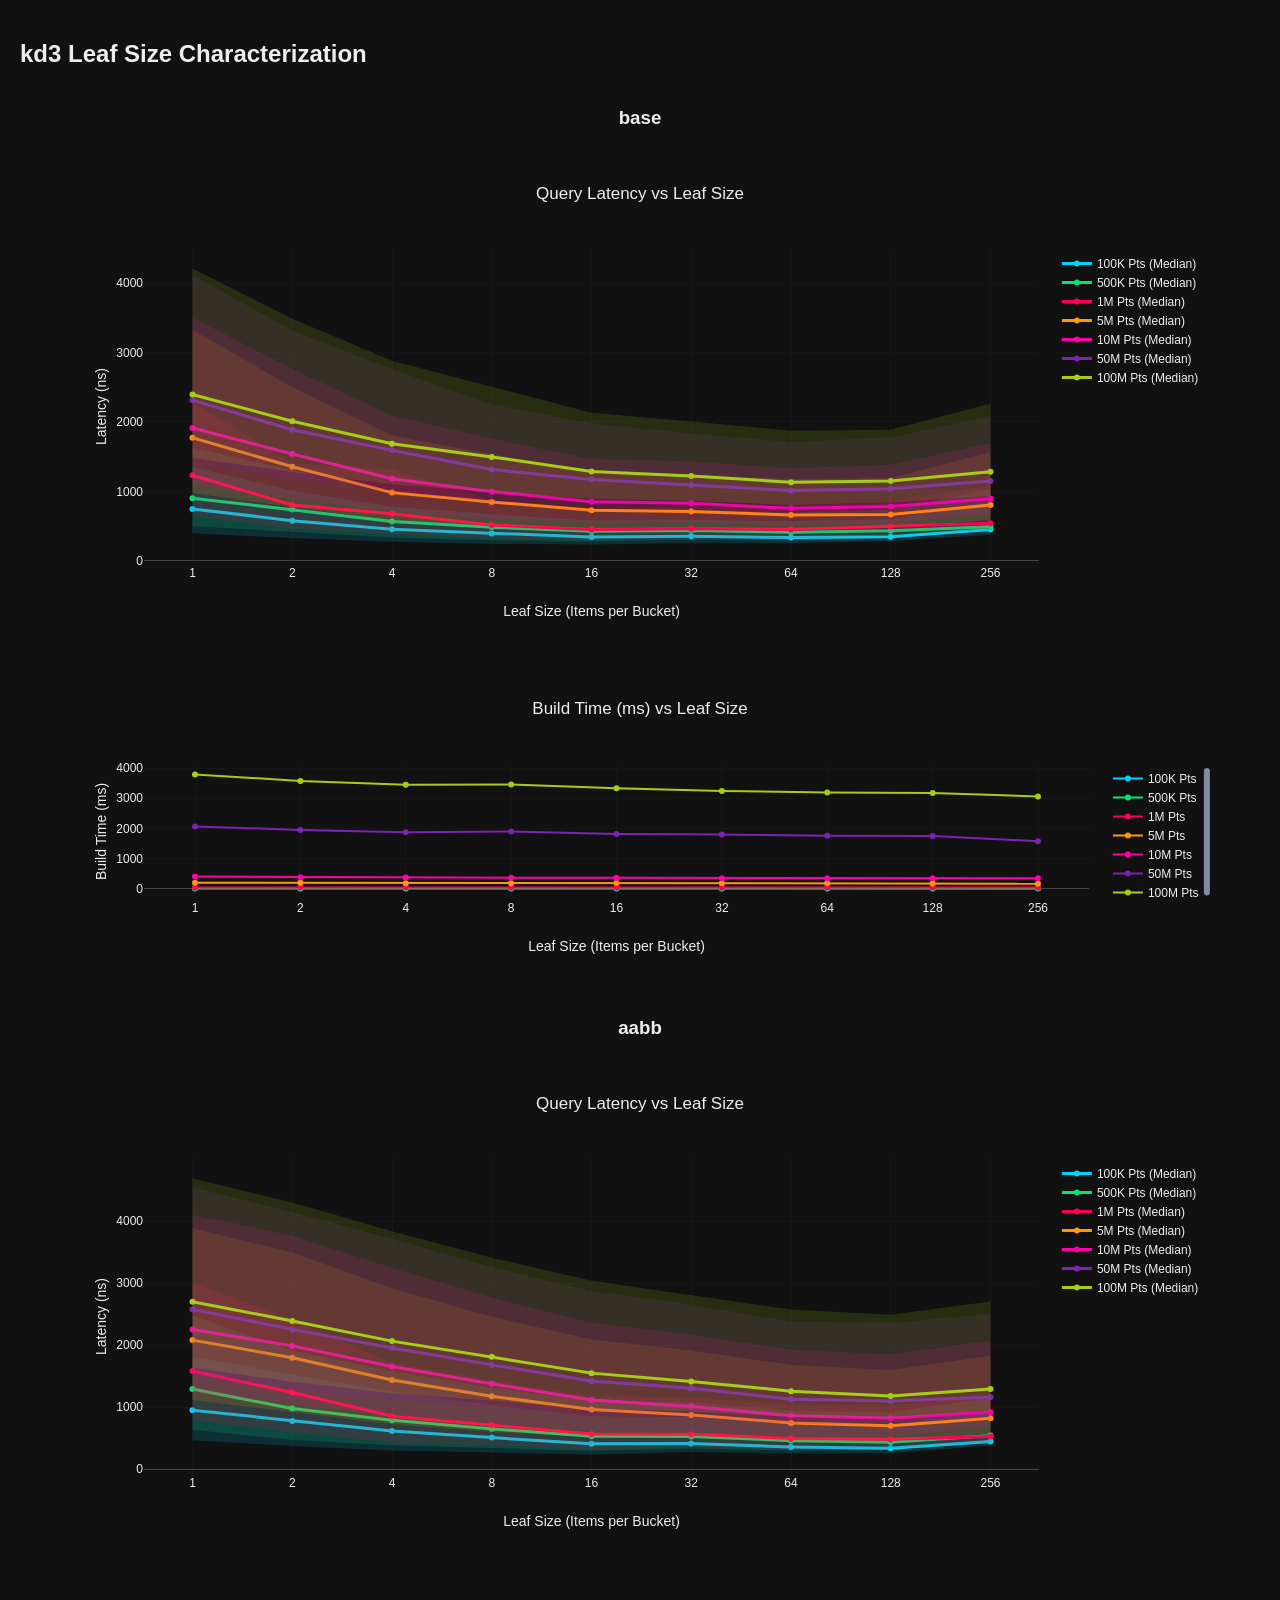
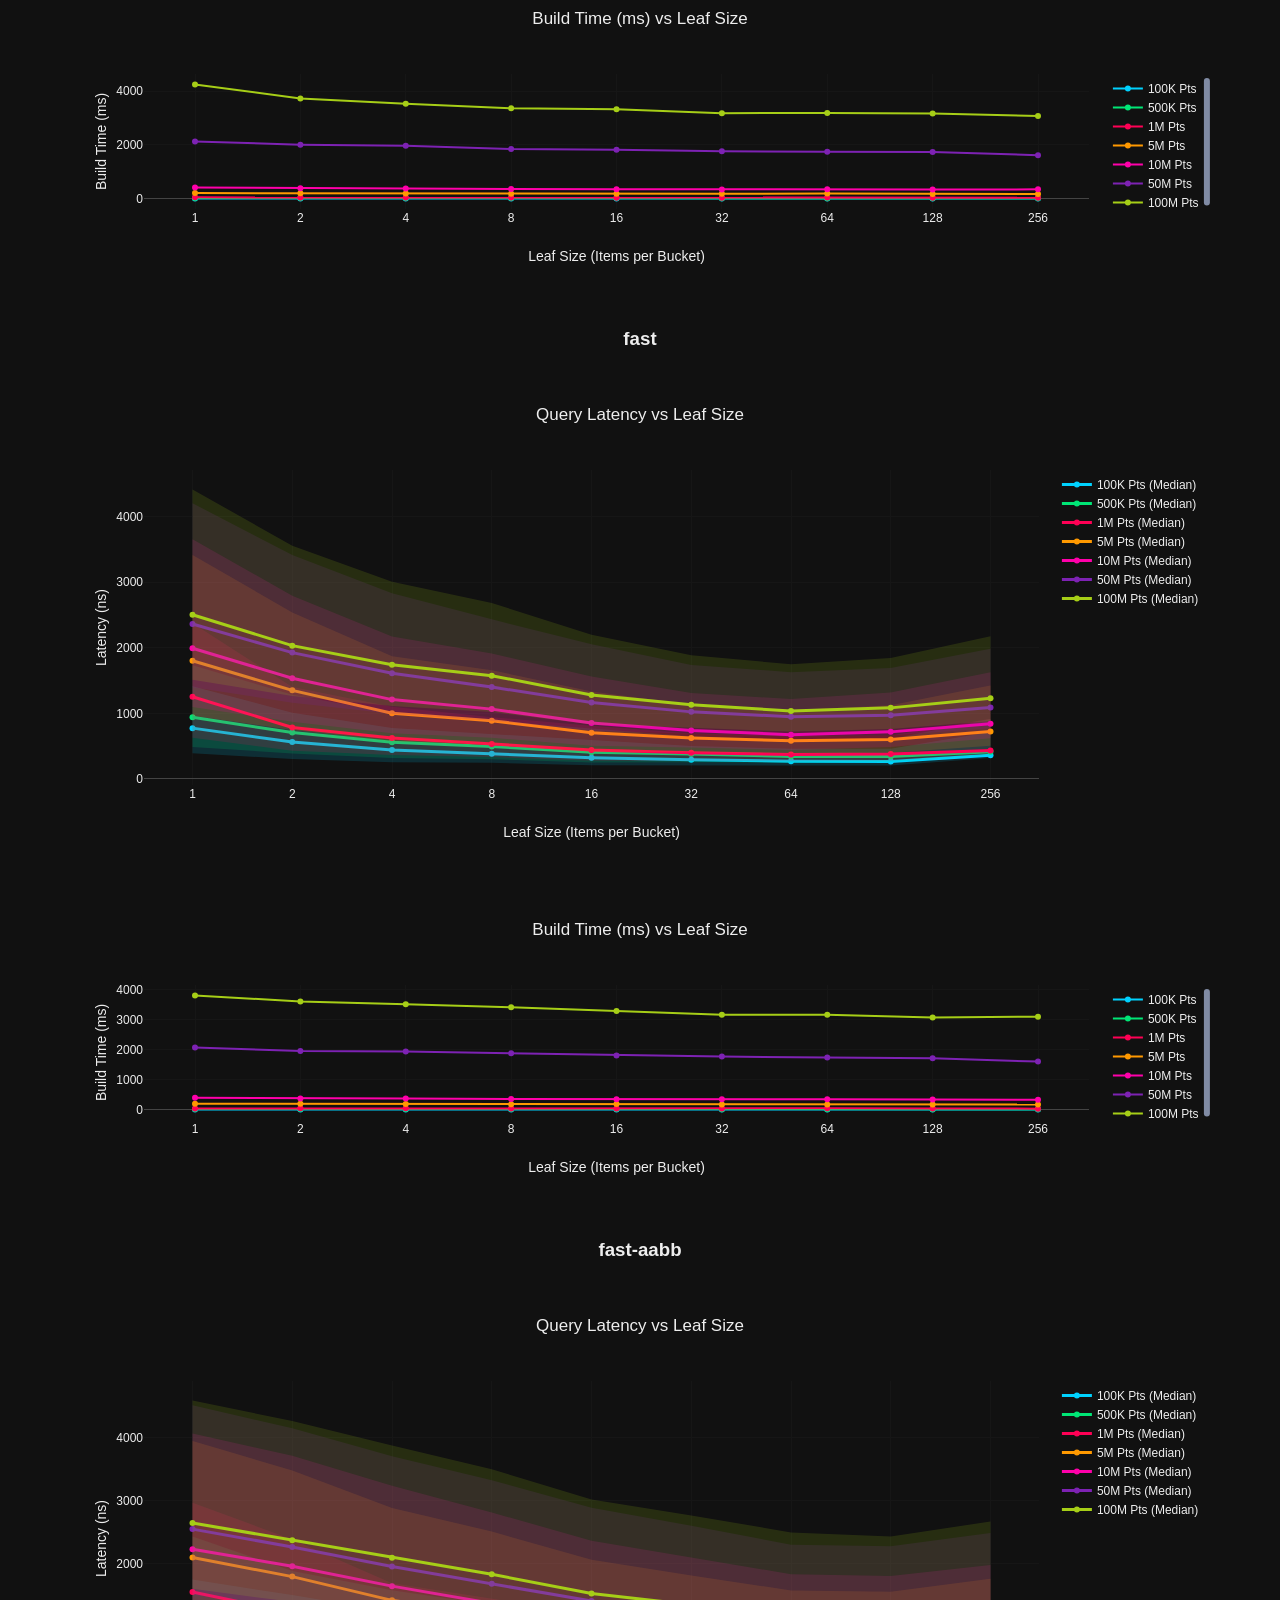
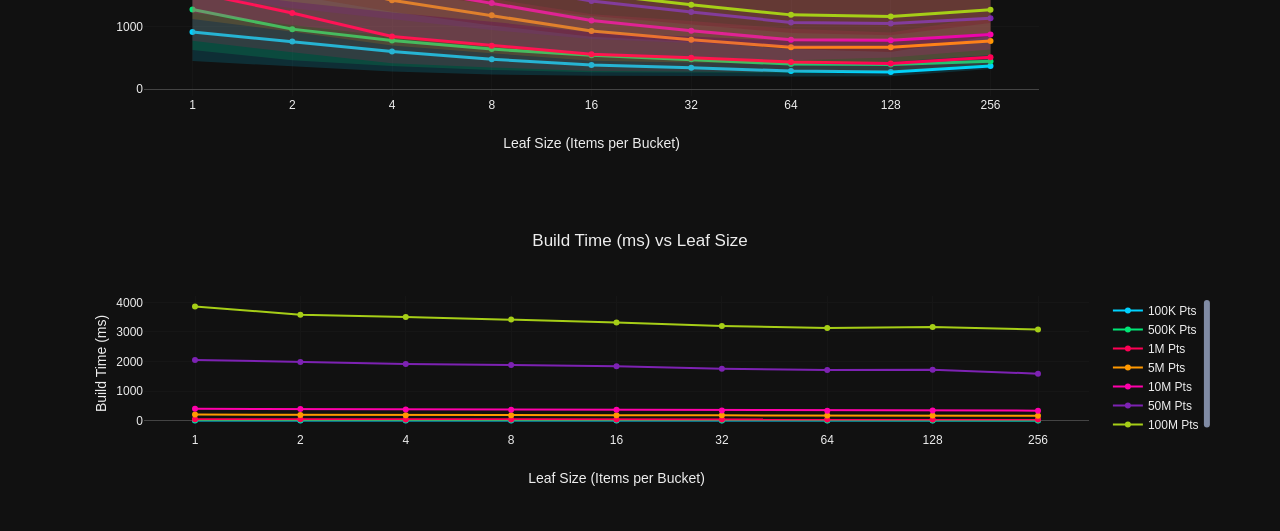
<file: assets/results/Xeon6252/kd3_sweep_report.html>
<!DOCTYPE html><html><head><title>kd3 Sweep Report</title>
    <script src="https://cdn.plot.ly/plotly-2.27.0.min.js"></script>
    <style>body{font-family: sans-serif; background:#111; color:#eee; margin:0; padding:20px;} 
    .container{display:flex; flex-direction:column; gap:20px; align-items:center;}</style></head><body>
    <h2>kd3 Leaf Size Characterization</h2><div class="container">
    <h3 style='margin-bottom:0'>base</h3>
<div id="q_base" style="width:90vw;height:55vh;"></div>
<div id="b_base" style="width:90vw;height:35vh;"></div>
<h3 style='margin-bottom:0'>aabb</h3>
<div id="q_aabb" style="width:90vw;height:55vh;"></div>
<div id="b_aabb" style="width:90vw;height:35vh;"></div>
<h3 style='margin-bottom:0'>fast</h3>
<div id="q_fast" style="width:90vw;height:55vh;"></div>
<div id="b_fast" style="width:90vw;height:35vh;"></div>
<h3 style='margin-bottom:0'>fast-aabb</h3>
<div id="q_fast-aabb" style="width:90vw;height:55vh;"></div>
<div id="b_fast-aabb" style="width:90vw;height:35vh;"></div>
</div><script>
    const rawData = [{c:'base',N:100000,L:1,build:6.38262,p10:396,p50:746,p90:1353},{c:'base',N:100000,L:2,build:5.52496,p10:325,p50:577,p90:1010},{c:'base',N:100000,L:4,build:5.58046,p10:274,p50:452,p90:777},{c:'base',N:100000,L:8,build:5.25152,p10:244,p50:392,p90:671},{c:'base',N:100000,L:16,build:4.99513,p10:233,p50:340,p90:579},{c:'base',N:100000,L:32,build:4.64391,p10:256,p50:351,p90:591},{c:'base',N:100000,L:64,build:4.40858,p10:251,p50:333,p90:570},{c:'base',N:100000,L:128,build:4.34937,p10:280,p50:346,p90:598},{c:'base',N:100000,L:256,build:4.1448,p10:375,p50:450,p90:857},{c:'base',N:500000,L:1,build:19.9118,p10:497,p50:900,p90:1628},{c:'base',N:500000,L:2,build:20.0176,p10:415,p50:737,p90:1305},{c:'base',N:500000,L:4,build:19.0446,p10:335,p50:566,p90:980},{c:'base',N:500000,L:8,build:17.714,p10:296,p50:482,p90:833},{c:'base',N:500000,L:16,build:17.1017,p10:276,p50:423,p90:721},{c:'base',N:500000,L:32,build:16.0922,p10:300,p50:435,p90:731},{c:'base',N:500000,L:64,build:16.3183,p10:295,p50:409,p90:696},{c:'base',N:500000,L:128,build:15.7784,p10:335,p50:432,p90:739},{c:'base',N:500000,L:256,build:15.6918,p10:426,p50:488,p90:1030},{c:'base',N:1000000,L:1,build:39.8454,p10:643,p50:1232,p90:2287},{c:'base',N:1000000,L:2,build:43.233,p10:459,p50:802,p90:1399},{c:'base',N:1000000,L:4,build:41.681,p10:385,p50:676,p90:1313},{c:'base',N:1000000,L:8,build:38.4296,p10:323,p50:515,p90:875},{c:'base',N:1000000,L:16,build:37.2986,p10:299,p50:450,p90:763},{c:'base',N:1000000,L:32,build:37.8235,p10:319,p50:460,p90:781},{c:'base',N:1000000,L:64,build:37.809,p10:316,p50:450,p90:777},{c:'base',N:1000000,L:128,build:37.7094,p10:370,p50:494,p90:848},{c:'base',N:1000000,L:256,build:37.6387,p10:447,p50:539,p90:1081},{c:'base',N:5000000,L:1,build:197.979,p10:975,p50:1772,p90:3329},{c:'base',N:5000000,L:2,build:192.704,p10:772,p50:1354,p90:2500},{c:'base',N:5000000,L:4,build:179.5,p10:575,p50:981,p90:1805},{c:'base',N:5000000,L:8,build:181.731,p10:507,p50:847,p90:1533},{c:'base',N:5000000,L:16,build:184.15,p10:461,p50:727,p90:1295},{c:'base',N:5000000,L:32,build:180.503,p10:474,p50:708,p90:1247},{c:'base',N:5000000,L:64,build:175.366,p10:442,p50:659,p90:1174},{c:'base',N:5000000,L:128,build:167.61,p10:474,p50:664,p90:1191},{c:'base',N:5000000,L:256,build:164.021,p10:588,p50:801,p90:1563},{c:'base',N:10000000,L:1,build:401.707,p10:1083,p50:1912,p90:3501},{c:'base',N:10000000,L:2,build:379.024,p10:892,p50:1538,p90:2764},{c:'base',N:10000000,L:4,build:366.197,p10:700,p50:1180,p90:2088},{c:'base',N:10000000,L:8,build:358.831,p10:597,p50:995,p90:1760},{c:'base',N:10000000,L:16,build:357.19,p10:544,p50:848,p90:1465},{c:'base',N:10000000,L:32,build:347.299,p10:552,p50:827,p90:1432},{c:'base',N:10000000,L:64,build:344.935,p10:502,p50:754,p90:1331},{c:'base',N:10000000,L:128,build:343.653,p10:551,p50:782,p90:1381},{c:'base',N:10000000,L:256,build:342.121,p10:669,p50:891,p90:1696},{c:'base',N:50000000,L:1,build:2065.74,p10:1392,p50:2312,p90:4115},{c:'base',N:50000000,L:2,build:1949.72,p10:1171,p50:1888,p90:3321},{c:'base',N:50000000,L:4,build:1875.28,p10:997,p50:1593,p90:2760},{c:'base',N:50000000,L:8,build:1896.73,p10:846,p50:1314,p90:2253},{c:'base',N:50000000,L:16,build:1816.22,p10:787,p50:1171,p90:1979},{c:'base',N:50000000,L:32,build:1799.48,p10:755,p50:1092,p90:1832},{c:'base',N:50000000,L:64,build:1755.94,p10:699,p50:1010,p90:1709},{c:'base',N:50000000,L:128,build:1749.8,p10:732,p50:1037,p90:1780},{c:'base',N:50000000,L:256,build:1573.95,p10:831,p50:1149,p90:2080},{c:'base',N:100000000,L:1,build:3789.93,p10:1479,p50:2395,p90:4212},{c:'base',N:100000000,L:2,build:3575.05,p10:1280,p50:2011,p90:3489},{c:'base',N:100000000,L:4,build:3452.88,p10:1100,p50:1686,p90:2882},{c:'base',N:100000000,L:8,build:3456.3,p10:989,p50:1496,p90:2503},{c:'base',N:100000000,L:16,build:3334.35,p10:891,p50:1287,p90:2131},{c:'base',N:100000000,L:32,build:3242.72,p10:862,p50:1220,p90:2006},{c:'base',N:100000000,L:64,build:3190.16,p10:804,p50:1130,p90:1874},{c:'base',N:100000000,L:128,build:3171.81,p10:841,p50:1147,p90:1886},{c:'base',N:100000000,L:256,build:3060.65,p10:933,p50:1282,p90:2264},{c:'aabb',N:100000,L:1,build:8.19573,p10:467,p50:951,p90:1808},{c:'aabb',N:100000,L:2,build:7.72448,p10:375,p50:779,p90:1522},{c:'aabb',N:100000,L:4,build:5.43728,p10:304,p50:617,p90:1248},{c:'aabb',N:100000,L:8,build:5.07858,p10:276,p50:510,p90:1035},{c:'aabb',N:100000,L:16,build:4.77389,p10:238,p50:410,p90:854},{c:'aabb',N:100000,L:32,build:4.4452,p10:280,p50:414,p90:843},{c:'aabb',N:100000,L:64,build:4.44588,p10:255,p50:360,p90:732},{c:'aabb',N:100000,L:128,build:4.1943,p10:258,p50:339,p90:719},{c:'aabb',N:100000,L:256,build:4.01662,p10:382,p50:448,p90:942},{c:'aabb',N:500000,L:1,build:22.0491,p10:636,p50:1292,p90:2479},{c:'aabb',N:500000,L:2,build:22.2585,p10:473,p50:978,p90:1908},{c:'aabb',N:500000,L:4,build:21.4686,p10:387,p50:788,p90:1581},{c:'aabb',N:500000,L:8,build:18.2068,p10:343,p50:651,p90:1315},{c:'aabb',N:500000,L:16,build:18.6949,p10:294,p50:533,p90:1097},{c:'aabb',N:500000,L:32,build:16.6095,p10:333,p50:530,p90:1079},{c:'aabb',N:500000,L:64,build:17.3095,p10:301,p50:460,p90:943},{c:'aabb',N:500000,L:128,build:17.7728,p10:311,p50:437,p90:914},{c:'aabb',N:500000,L:256,build:15.8925,p10:429,p50:543,p90:1153},{c:'aabb',N:1000000,L:1,build:46.3429,p10:788,p50:1584,p90:3009},{c:'aabb',N:1000000,L:2,build:45.5851,p10:593,p50:1236,p90:2407},{c:'aabb',N:1000000,L:4,build:40.7442,p10:428,p50:855,p90:1711},{c:'aabb',N:1000000,L:8,build:41.5521,p10:384,p50:714,p90:1430},{c:'aabb',N:1000000,L:16,build:36.441,p10:319,p50:569,p90:1180},{c:'aabb',N:1000000,L:32,build:36.0248,p10:359,p50:566,p90:1153},{c:'aabb',N:1000000,L:64,build:38.4858,p10:323,p50:495,p90:1036},{c:'aabb',N:1000000,L:128,build:32.6797,p10:337,p50:483,p90:1026},{c:'aabb',N:1000000,L:256,build:33.3787,p10:431,p50:530,p90:1178},{c:'aabb',N:5000000,L:1,build:204.125,p10:1113,p50:2081,p90:3882},{c:'aabb',N:5000000,L:2,build:196.73,p10:921,p50:1798,p90:3493},{c:'aabb',N:5000000,L:4,build:185.773,p10:726,p50:1437,p90:2917},{c:'aabb',N:5000000,L:8,build:181.05,p10:605,p50:1177,p90:2458},{c:'aabb',N:5000000,L:16,build:183.066,p10:520,p50:964,p90:2089},{c:'aabb',N:5000000,L:32,build:183.449,p10:516,p50:875,p90:1913},{c:'aabb',N:5000000,L:64,build:185.513,p10:457,p50:747,p90:1679},{c:'aabb',N:5000000,L:128,build:174.272,p10:459,p50:702,p90:1601},{c:'aabb',N:5000000,L:256,build:171.025,p10:578,p50:821,p90:1830},{c:'aabb',N:10000000,L:1,build:412.041,p10:1228,p50:2253,p90:4100},{c:'aabb',N:10000000,L:2,build:389.286,p10:1050,p50:1988,p90:3763},{c:'aabb',N:10000000,L:4,build:375.292,p10:862,p50:1656,p90:3243},{c:'aabb',N:10000000,L:8,build:358.569,p10:737,p50:1376,p90:2766},{c:'aabb',N:10000000,L:16,build:350.422,p10:617,p50:1115,p90:2359},{c:'aabb',N:10000000,L:32,build:340.663,p10:603,p50:1013,p90:2170},{c:'aabb',N:10000000,L:64,build:346.29,p10:525,p50:864,p90:1925},{c:'aabb',N:10000000,L:128,build:339.466,p10:534,p50:822,p90:1853},{c:'aabb',N:10000000,L:256,build:344.002,p10:698,p50:920,p90:2072},{c:'aabb',N:50000000,L:1,build:2122.28,p10:1520,p50:2576,p90:4539},{c:'aabb',N:50000000,L:2,build:2004.96,p10:1293,p50:2254,p90:4143},{c:'aabb',N:50000000,L:4,build:1964.02,p10:1124,p50:1955,p90:3714},{c:'aabb',N:50000000,L:8,build:1843.66,p10:990,p50:1682,p90:3256},{c:'aabb',N:50000000,L:16,build:1814.4,p10:870,p50:1424,p90:2871},{c:'aabb',N:50000000,L:32,build:1760.19,p10:834,p50:1304,p90:2656},{c:'aabb',N:50000000,L:64,build:1743.01,p10:726,p50:1130,p90:2381},{c:'aabb',N:50000000,L:128,build:1735.18,p10:734,p50:1100,p90:2355},{c:'aabb',N:50000000,L:256,build:1613.68,p10:835,p50:1164,p90:2507},{c:'aabb',N:100000000,L:1,build:4243.33,p10:1638,p50:2700,p90:4685},{c:'aabb',N:100000000,L:2,build:3722.66,p10:1409,p50:2390,p90:4298},{c:'aabb',N:100000000,L:4,build:3523.83,p10:1223,p50:2065,p90:3835},{c:'aabb',N:100000000,L:8,build:3360.16,p10:1107,p50:1812,p90:3407},{c:'aabb',N:100000000,L:16,build:3326.53,p10:975,p50:1549,p90:3038},{c:'aabb',N:100000000,L:32,build:3177.23,p10:933,p50:1416,p90:2803},{c:'aabb',N:100000000,L:64,build:3181.61,p10:843,p50:1259,p90:2573},{c:'aabb',N:100000000,L:128,build:3161.2,p10:818,p50:1180,p90:2488},{c:'aabb',N:100000000,L:256,build:3068.87,p10:939,p50:1293,p90:2702},{c:'fast',N:100000,L:1,build:5.67684,p10:392,p50:774,p90:1414},{c:'fast',N:100000,L:2,build:5.8477,p10:303,p50:563,p90:1009},{c:'fast',N:100000,L:4,build:5.54599,p10:253,p50:439,p90:776},{c:'fast',N:100000,L:8,build:4.93433,p10:245,p50:385,p90:683},{c:'fast',N:100000,L:16,build:4.74169,p10:207,p50:323,p90:590},{c:'fast',N:100000,L:32,build:4.51075,p10:212,p50:293,p90:500},{c:'fast',N:100000,L:64,build:4.38297,p10:204,p50:270,p90:461},{c:'fast',N:100000,L:128,build:4.11352,p10:204,p50:264,p90:459},{c:'fast',N:100000,L:256,build:4.01229,p10:320,p50:360,p90:714},{c:'fast',N:500000,L:1,build:23.2451,p10:487,p50:941,p90:1735},{c:'fast',N:500000,L:2,build:19.8687,p10:388,p50:706,p90:1283},{c:'fast',N:500000,L:4,build:19.0875,p10:319,p50:558,p90:1006},{c:'fast',N:500000,L:8,build:17.5991,p10:300,p50:493,p90:887},{c:'fast',N:500000,L:16,build:16.7321,p10:248,p50:407,p90:761},{c:'fast',N:500000,L:32,build:16.4325,p10:253,p50:380,p90:652},{c:'fast',N:500000,L:64,build:16.0037,p10:247,p50:341,p90:601},{c:'fast',N:500000,L:128,build:15.6128,p10:256,p50:343,p90:608},{c:'fast',N:500000,L:256,build:15.2062,p10:365,p50:413,p90:914},{c:'fast',N:1000000,L:1,build:39.9217,p10:627,p50:1253,p90:2374},{c:'fast',N:1000000,L:2,build:43.6158,p10:430,p50:785,p90:1400},{c:'fast',N:1000000,L:4,build:42.5508,p10:365,p50:623,p90:1101},{c:'fast',N:1000000,L:8,build:39.4148,p10:332,p50:533,p90:941},{c:'fast',N:1000000,L:16,build:33.9306,p10:278,p50:441,p90:812},{c:'fast',N:1000000,L:32,build:38.7033,p10:272,p50:398,p90:694},{c:'fast',N:1000000,L:64,build:41.9252,p10:268,p50:372,p90:656},{c:'fast',N:1000000,L:128,build:35.1505,p10:278,p50:379,p90:663},{c:'fast',N:1000000,L:256,build:32.9496,p10:382,p50:433,p90:919},{c:'fast',N:5000000,L:1,build:197.575,p10:963,p50:1801,p90:3415},{c:'fast',N:5000000,L:2,build:192.999,p10:747,p50:1350,p90:2538},{c:'fast',N:5000000,L:4,build:187.356,p10:572,p50:1001,p90:1870},{c:'fast',N:5000000,L:8,build:177.6,p10:513,p50:888,p90:1658},{c:'fast',N:5000000,L:16,build:185.183,p10:411,p50:703,p90:1332},{c:'fast',N:5000000,L:32,build:172.114,p10:407,p50:625,p90:1129},{c:'fast',N:5000000,L:64,build:170.61,p10:387,p50:580,p90:1048},{c:'fast',N:5000000,L:128,build:166.615,p10:400,p50:600,p90:1123},{c:'fast',N:5000000,L:256,build:166.793,p10:507,p50:723,p90:1425},{c:'fast',N:10000000,L:1,build:398.706,p10:1097,p50:1992,p90:3654},{c:'fast',N:10000000,L:2,build:370.742,p10:871,p50:1535,p90:2795},{c:'fast',N:10000000,L:4,build:366.99,p10:696,p50:1209,p90:2173},{c:'fast',N:10000000,L:8,build:357.159,p10:627,p50:1064,p90:1911},{c:'fast',N:10000000,L:16,build:345.819,p10:504,p50:852,p90:1563},{c:'fast',N:10000000,L:32,build:346.459,p10:480,p50:737,p90:1309},{c:'fast',N:10000000,L:64,build:344.12,p10:441,p50:673,p90:1218},{c:'fast',N:10000000,L:128,build:338.914,p10:485,p50:717,p90:1319},{c:'fast',N:10000000,L:256,build:329.209,p10:619,p50:842,p90:1626},{c:'fast',N:50000000,L:1,build:2063.15,p10:1397,p50:2362,p90:4205},{c:'fast',N:50000000,L:2,build:1948.98,p10:1162,p50:1926,p90:3413},{c:'fast',N:50000000,L:4,build:1930.69,p10:995,p50:1612,p90:2833},{c:'fast',N:50000000,L:8,build:1875.68,p10:888,p50:1400,p90:2434},{c:'fast',N:50000000,L:16,build:1801.27,p10:738,p50:1166,p90:2053},{c:'fast',N:50000000,L:32,build:1767.21,p10:688,p50:1022,p90:1736},{c:'fast',N:50000000,L:64,build:1734.67,p10:643,p50:948,p90:1628},{c:'fast',N:50000000,L:128,build:1710.08,p10:662,p50:971,p90:1690},{c:'fast',N:50000000,L:256,build:1597.92,p10:774,p50:1088,p90:1985},{c:'fast',N:100000000,L:1,build:3797.04,p10:1512,p50:2504,p90:4414},{c:'fast',N:100000000,L:2,build:3598.45,p10:1266,p50:2032,p90:3557},{c:'fast',N:100000000,L:4,build:3503.61,p10:1111,p50:1740,p90:3007},{c:'fast',N:100000000,L:8,build:3406.89,p10:1019,p50:1574,p90:2682},{c:'fast',N:100000000,L:16,build:3282.22,p10:831,p50:1279,p90:2199},{c:'fast',N:100000000,L:32,build:3158.43,p10:778,p50:1131,p90:1884},{c:'fast',N:100000000,L:64,build:3152.68,p10:723,p50:1036,p90:1748},{c:'fast',N:100000000,L:128,build:3068.41,p10:760,p50:1083,p90:1843},{c:'fast',N:100000000,L:256,build:3092.57,p10:883,p50:1231,p90:2176},{c:'fast-aabb',N:100000,L:1,build:7.01518,p10:448,p50:910,p90:1745},{c:'fast-aabb',N:100000,L:2,build:5.7603,p10:366,p50:760,p90:1499},{c:'fast-aabb',N:100000,L:4,build:5.34255,p10:282,p50:600,p90:1232},{c:'fast-aabb',N:100000,L:8,build:5.11344,p10:236,p50:478,p90:1014},{c:'fast-aabb',N:100000,L:16,build:4.93094,p10:213,p50:388,p90:836},{c:'fast-aabb',N:100000,L:32,build:4.70725,p10:212,p50:344,p90:755},{c:'fast-aabb',N:100000,L:64,build:4.25089,p10:203,p50:289,p90:640},{c:'fast-aabb',N:100000,L:128,build:4.23764,p10:208,p50:273,p90:591},{c:'fast-aabb',N:100000,L:256,build:3.96557,p10:323,p50:369,p90:849},{c:'fast-aabb',N:500000,L:1,build:23.7799,p10:625,p50:1268,p90:2430},{c:'fast-aabb',N:500000,L:2,build:23.8215,p10:463,p50:957,p90:1882},{c:'fast-aabb',N:500000,L:4,build:19.2174,p10:369,p50:775,p90:1574},{c:'fast-aabb',N:500000,L:8,build:17.8511,p10:308,p50:639,p90:1341},{c:'fast-aabb',N:500000,L:16,build:17.2015,p10:271,p50:540,p90:1165},{c:'fast-aabb',N:500000,L:32,build:16.6171,p10:267,p50:476,p90:1029},{c:'fast-aabb',N:500000,L:64,build:16.0755,p10:261,p50:400,p90:894},{c:'fast-aabb',N:500000,L:128,build:15.7437,p10:282,p50:393,p90:858},{c:'fast-aabb',N:500000,L:256,build:15.4736,p10:370,p50:444,p90:1056},{c:'fast-aabb',N:1000000,L:1,build:45.4347,p10:773,p50:1549,p90:2967},{c:'fast-aabb',N:1000000,L:2,build:44.9451,p10:587,p50:1215,p90:2385},{c:'fast-aabb',N:1000000,L:4,build:41.7898,p10:413,p50:841,p90:1689},{c:'fast-aabb',N:1000000,L:8,build:38.8168,p10:348,p50:693,p90:1444},{c:'fast-aabb',N:1000000,L:16,build:39.0192,p10:292,p50:557,p90:1195},{c:'fast-aabb',N:1000000,L:32,build:35.0904,p10:287,p50:502,p90:1087},{c:'fast-aabb',N:1000000,L:64,build:37.6991,p10:274,p50:435,p90:963},{c:'fast-aabb',N:1000000,L:128,build:35.8513,p10:292,p50:411,p90:902},{c:'fast-aabb',N:1000000,L:256,build:38.4926,p10:398,p50:509,p90:1157},{c:'fast-aabb',N:5000000,L:1,build:202.658,p10:1120,p50:2096,p90:3953},{c:'fast-aabb',N:5000000,L:2,build:191.449,p10:915,p50:1793,p90:3482},{c:'fast-aabb',N:5000000,L:4,build:180.54,p10:695,p50:1415,p90:2886},{c:'fast-aabb',N:5000000,L:8,build:177.697,p10:573,p50:1176,p90:2510},{c:'fast-aabb',N:5000000,L:16,build:181.153,p10:454,p50:928,p90:2063},{c:'fast-aabb',N:5000000,L:32,build:177.522,p10:424,p50:789,p90:1811},{c:'fast-aabb',N:5000000,L:64,build:169.441,p10:401,p50:668,p90:1573},{c:'fast-aabb',N:5000000,L:128,build:174.329,p10:438,p50:670,p90:1553},{c:'fast-aabb',N:5000000,L:256,build:167.673,p10:544,p50:770,p90:1757},{c:'fast-aabb',N:10000000,L:1,build:399.943,p10:1217,p50:2228,p90:4072},{c:'fast-aabb',N:10000000,L:2,build:390.366,p10:1024,p50:1958,p90:3715},{c:'fast-aabb',N:10000000,L:4,build:372.539,p10:840,p50:1641,p90:3238},{c:'fast-aabb',N:10000000,L:8,build:363.719,p10:697,p50:1372,p90:2814},{c:'fast-aabb',N:10000000,L:16,build:365.075,p10:556,p50:1094,p90:2363},{c:'fast-aabb',N:10000000,L:32,build:340.797,p10:505,p50:930,p90:2091},{c:'fast-aabb',N:10000000,L:64,build:336.965,p10:461,p50:787,p90:1831},{c:'fast-aabb',N:10000000,L:128,build:341.067,p10:507,p50:781,p90:1802},{c:'fast-aabb',N:10000000,L:256,build:337.274,p10:633,p50:871,p90:1978},{c:'fast-aabb',N:50000000,L:1,build:2052.7,p10:1503,p50:2549,p90:4520},{c:'fast-aabb',N:50000000,L:2,build:1978.53,p10:1289,p50:2264,p90:4153},{c:'fast-aabb',N:50000000,L:4,build:1915.65,p10:1112,p50:1953,p90:3710},{c:'fast-aabb',N:50000000,L:8,build:1884.73,p10:942,p50:1680,p90:3328},{c:'fast-aabb',N:50000000,L:16,build:1836.06,p10:799,p50:1404,p90:2890},{c:'fast-aabb',N:50000000,L:32,build:1757.35,p10:737,p50:1229,p90:2603},{c:'fast-aabb',N:50000000,L:64,build:1711.94,p10:670,p50:1064,p90:2301},{c:'fast-aabb',N:50000000,L:128,build:1722.14,p10:695,p50:1045,p90:2276},{c:'fast-aabb',N:50000000,L:256,build:1586.47,p10:791,p50:1130,p90:2486},{c:'fast-aabb',N:100000000,L:1,build:3859.33,p10:1598,p50:2646,p90:4596},{c:'fast-aabb',N:100000000,L:2,build:3581.48,p10:1391,p50:2371,p90:4270},{c:'fast-aabb',N:100000000,L:4,build:3506.19,p10:1220,p50:2095,p90:3880},{c:'fast-aabb',N:100000000,L:8,build:3416.32,p10:1076,p50:1830,p90:3501},{c:'fast-aabb',N:100000000,L:16,build:3319.7,p10:905,p50:1524,p90:3019},{c:'fast-aabb',N:100000000,L:32,build:3202.71,p10:839,p50:1344,p90:2766},{c:'fast-aabb',N:100000000,L:64,build:3135.8,p10:770,p50:1184,p90:2496},{c:'fast-aabb',N:100000000,L:128,build:3169.48,p10:788,p50:1159,p90:2433},{c:'fast-aabb',N:100000000,L:256,build:3080.84,p10:901,p50:1264,p90:2672},];
    const colors = ['#00d2ff', '#00e676', '#ff0055', '#ff9900', '#ff00aa', '#7d22b3', '#a6ce17'];

    [...new Set(rawData.map(d => d.c))].forEach(cfg => {
        const cfgData = rawData.filter(d => d.c === cfg);
        const treeSizes = [...new Set(cfgData.map(d => d.N))];
        let queryTraces = [];
        let buildTraces = [];

        treeSizes.forEach((size, idx) => {
            const subset = cfgData.filter(d => d.N === size);
            const x = subset.map(d => d.L);
            const label = size >= 1000000 ? (size/1000000) + 'M Pts' : (size/1000) + 'K Pts';
            const color = colors[idx % colors.length];

            queryTraces.push({ x: x, y: subset.map(d=>d.p50), name: label + ' (Median)', 
                               type: 'scatter', mode: 'lines+markers', line: {color: color, width: 3} });
            queryTraces.push({ x: x.concat(x.slice().reverse()), 
                               y: subset.map(d=>d.p90).concat(subset.map(d=>d.p10).reverse()), 
                               fill: 'toself', fillcolor: color, opacity: 0.15, line: {color: 'transparent'},
                               name: label + ' (P10-P90)', showlegend: false, type: 'scatter' });

            buildTraces.push({ x: x, y: subset.map(d=>d.build), name: label,
                               type: 'scatter', mode: 'lines+markers', line: {color: color} });
        });

        const dark = {paper_bgcolor:'#111', plot_bgcolor:'#111', font: {color:'#eee'}};
        Plotly.newPlot('q_' + cfg, queryTraces, Object.assign({
            title: 'Query Latency vs Leaf Size', xaxis: {title: 'Leaf Size (Items per Bucket)', type: 'category'},
            yaxis: {title: 'Latency (ns)'}}, dark));
        Plotly.newPlot('b_' + cfg, buildTraces, Object.assign({
            title: 'Build Time (ms) vs Leaf Size', xaxis: {title: 'Leaf Size (Items per Bucket)', type: 'category'},
            yaxis: {title: 'Build Time (ms)'}}, dark));
    });
    </script></body></html>
</file>
<file: index-3xx9271h.css>
:root{--buncss-light: ;--buncss-dark:initial;color-scheme:dark;--bg:#070b12;--bg-soft:#0b111b;--panel:#101927;--line:#1f3048;--text:#dce8f7;--muted:#8ca0b8;--accent:#4e9cff;--accent-2:#ffb454;--good:#7ee2a8;--bad:#ff8a8a}*{box-sizing:border-box}[hidden]{display:none!important}html{scroll-behavior:smooth}body{background:radial-gradient(circle at 12% 0%,#306ec82e,transparent 34rem),radial-gradient(circle at 88% 12%,#ffa04014,transparent 28rem),var(--bg);color:var(--text);min-height:100%;margin:0;font-family:ui-sans-serif,system-ui,-apple-system,BlinkMacSystemFont,Segoe UI,Roboto,Noto Sans,Ubuntu,Cantarell,Helvetica Neue,sans-serif}a{color:var(--accent)}code{font-family:ui-monospace,SFMono-Regular,Menlo,Consolas,monospace}.topnav{position:sticky;z-index:40;display:flex;backdrop-filter:blur(14px);background:#070b12d1;border-bottom:1px solid #1f3048cc;justify-content:space-between;align-items: center;gap:1rem;padding:.8rem max(2rem,50% - 640px + 2rem);top:0}.brand{display:inline-flex;color:var(--text);letter-spacing:-.03em;text-decoration:none;align-items: center;gap:.5rem;font:600 1.05rem/1 ui-monospace,SFMono-Regular,Menlo,monospace}.logo{display:block;width:1.7rem;height:1.7rem}.page-title{letter-spacing:-.05em;margin:0;font-size:clamp(2.6rem,6vw,4rem);line-height:1}.topnav-links{display:flex;flex-wrap:wrap;gap:.35rem 1.1rem}.topnav-links a{color:var(--muted);text-decoration:none;font:.72rem/1 ui-monospace,SFMono-Regular,Menlo,monospace}.topnav-links a:hover,.topnav-links a[aria-current=page]{color:var(--text)}.section-nav{display:flex;border-bottom:1px solid #1f304873;flex-wrap:wrap;align-items: center;gap:.4rem 1rem;max-width:1280px;margin:0 auto;padding:.55rem 2rem;font:.68rem/1.2 ui-monospace,SFMono-Regular,Menlo,monospace}.section-nav span{color:var(--muted);letter-spacing:.1em;text-transform:uppercase;font-size:.6rem}.section-nav a{color:var(--muted);text-decoration:none}.section-nav a:hover{color:var(--text)}.button{display:inline-flex;border:1px solid var(--line);color:var(--text);text-decoration:none;background:#101927b3;border-radius:999px;align-items: center;padding:.55rem .85rem;font:600 .72rem/1 ui-monospace,SFMono-Regular,Menlo,monospace}.button:hover{border-color:var(--accent);background:#4ea1ff1f}.button.primary{background:#4ea1ff2e;border-color:#4ea1ffa6}.section{max-width:1280px;margin:0 auto;padding:2.5rem 2rem;scroll-margin-top:4rem}.section-head{max-width:60rem;margin-bottom:1.5rem}.section-head h2{color:var(--text);letter-spacing:-.035em;margin:0;font-size:clamp(1.7rem,3vw,2.5rem);font-weight:600;line-height:1.08}.section-head>p:last-child{color:var(--muted);margin:.8rem 0 0;font-size:1.05rem;line-height:1.65}select{border:1px solid var(--line);color:var(--text);background:#0a111b;border-radius:9px;width:100%;padding:.55rem .6rem;font:.78rem/1 ui-monospace,SFMono-Regular,Menlo,monospace}button{border:1px solid var(--line);color:var(--text);cursor:pointer;background:#4ea1ff1a;border-radius:9px;width:100%;margin-top:.7rem;padding:.6rem .7rem;font:600 .7rem/1 ui-monospace,SFMono-Regular,Menlo,monospace}button:hover{border-color:var(--accent);background:#4ea1ff2e}.hint-mark{display:inline-flex;color:var(--accent);vertical-align:middle;cursor:help;background:#4ea1ff1f;border:1px solid #4ea1ff73;border-radius:50%;flex:none;justify-content:center;align-items: center;width:1.05rem;min-width:1.05rem;height:1.05rem;margin:0 0 0 .4rem;padding:0;font:600 .58rem/1 ui-monospace,SFMono-Regular,Menlo,monospace}.hint-mark:hover{border-color:var(--accent);color:var(--text);background:#4ea1ff2e}.hint-mark:focus-visible{border-color:var(--accent);color:var(--text);background:#4ea1ff2e}.hint-popover{position:fixed;z-index:1000;border:1px solid var(--line);color:var(--text);pointer-events:none;background:#0b111b;border-radius:9px;max-width:21rem;padding:.55rem .7rem;font-size:.75rem;line-height:1.5;box-shadow:0 12px 30px #00000073}.hint-popover[hidden]{display:none}.api-link{margin:.8rem 0 0;font:.8rem/1.4 ui-monospace,SFMono-Regular,Menlo,monospace}.api-link a{color:var(--accent)}.code-block{overflow-x:auto;border:1px solid var(--line);color:#c7d8ee;background:#070b12;border-radius:12px;margin:1rem 0 0;padding:.9rem;font:.76rem/1.6 ui-monospace,SFMono-Regular,Menlo,monospace}.code-block .tok-comment{color:#66788f;font-style:italic}.code-block .tok-string{color:#9ad29a}.code-block .tok-preproc{color:#ffb454}.code-block .tok-number{color:#e6a96b}.code-block .tok-keyword{color:#c792ea}.code-block .tok-namespace{color:#82aaff}.code-block .tok-type{color:#ffcb6b}.code-block .tok-function{color:#7fd1ff}.code-block.compact{max-height:11rem;margin-top:.7rem;padding:.65rem;font-size:.66rem;line-height:1.55}footer{display:flex;color:var(--muted);flex-wrap:wrap;justify-content:space-between;gap:.7rem 1.5rem;width:100%;max-width:1280px;margin:0 auto;padding:1.5rem 2rem 2rem;font:.68rem/1.5 ui-monospace,SFMono-Regular,Menlo,monospace}footer a{color:var(--muted);text-decoration:none;margin-left:.7rem}footer a:hover{color:var(--text)}#fatal{position:fixed;z-index:100;overflow:auto;color:#ffb4b4;white-space:pre-wrap;background:#14080af5;border:1px solid #c44747;border-radius:12px;margin:0;padding:1rem;font:.78rem/1.5 ui-monospace,SFMono-Regular,Menlo,monospace;inset:1rem}.code-block .token.comment{color:#66788f;font-style:italic}.code-block .token.keyword{color:#c792ea}.code-block .token.boolean,.code-block .token.number{color:#e6a96b}.code-block .token.string,.code-block .token.char{color:#9ad29a}.code-block .token.function{color:#7fd1ff}.code-block .token.class-name{color:#ffcb6b}.code-block .token.macro,.code-block .token.directive{color:#ffb454}.code-block .token.operator{color:#89ddff}.code-block .token.punctuation{color:#8296ad}@media (max-width:760px){.topnav{padding:.75rem 1rem}.topnav-links{gap:.35rem .75rem}.section-nav{padding:.5rem 1rem}.section{padding:2rem 1rem}.hint-popover{max-width:calc(100vw - 2rem)}footer{padding:1.2rem 1rem 1.5rem}}@media (prefers-reduced-motion:reduce){html{scroll-behavior:auto}}.hero{max-width:1280px;margin:0 auto;padding:4rem 2rem 2.5rem}h1{letter-spacing:-.06em;margin:0;font-size:clamp(3.4rem,9vw,7rem);line-height:.88}.subtitle{color:var(--text);letter-spacing:-.02em;max-width:56rem;margin:1.1rem 0 0;font-size:clamp(1.15rem,2vw,1.55rem);line-height:1.35}.lede{color:var(--muted);max-width:52rem;margin:1rem 0 0;font-size:1.05rem;line-height:1.7}.hero-actions{display:flex;flex-wrap:wrap;gap:.55rem;margin-top:1.4rem}.feature-strip{display:grid;grid-template-columns:repeat(auto-fit,minmax(220px,1fr));gap:.8rem;max-width:1280px;margin:0 auto;padding:0 2rem 1rem}.feature-strip article{border:1px solid var(--line);background:linear-gradient(#101927d9,#0a101ad9);border-radius:14px;padding:1rem}.feature-strip strong{display:block;margin-bottom:.4rem;font-size:.92rem}.feature-strip p{color:var(--muted);margin:0;font-size:.88rem;line-height:1.55}.bench-card{border:1px solid var(--line);background:linear-gradient(#101927f2,#0a101af2);border-radius:18px;padding:1.1rem}.perf-table th small{display:block;color:var(--muted);letter-spacing:0;text-transform:none;margin-top:.15rem;font-size:.6rem;font-weight:400}.perf-cell{display:flex;align-items: center;gap:.45rem}.perf-cell .bench-track{width:5rem;height:8px}.perf-cell strong{color:var(--good);min-width:2.8rem;font:500 .7rem/1 ui-monospace,SFMono-Regular,Menlo,monospace}.bench-attribution{color:var(--muted);margin:0 0 1rem;font-size:.74rem;line-height:1.5}.bench-attribution a{color:var(--accent)}.bench-notes{color:var(--muted);margin:0 0 1rem;font-size:.74rem;line-height:1.6}.bench-notes code{color:var(--accent-2);font:.9em/1.4 ui-monospace,SFMono-Regular,Menlo,monospace}.bench-overview{margin:0 0 1.2rem}.bench-overview-head{margin-bottom:.65rem}.bench-overview-head h2{color:var(--text);margin:0;font-size:1rem;font-weight:600}.bench-overview-head p{color:var(--muted);margin:.3rem 0 0;font-size:.74rem;line-height:1.5}.bench-summary{border:1px solid var(--line);background:#070b1280;border-radius:14px;margin-bottom:1rem;padding:1rem}.bench-summary-grid{display:grid;grid-template-columns:repeat(5,minmax(0,1fr));gap:.6rem}.bench-summary-grid div{border:1px solid var(--line);background:#4ea1ff0d;border-radius:9px;padding:.6rem}.bench-summary-grid span{display:block;color:var(--muted);letter-spacing:.06em;text-transform:uppercase;margin-bottom:.3rem;font:.6rem/1 ui-monospace,SFMono-Regular,Menlo,monospace}.bench-summary-grid strong{color:var(--text);font:600 1.05rem/1 ui-monospace,SFMono-Regular,Menlo,monospace}.bench-summary p{color:var(--muted);margin:.8rem 0 0;font-size:.8rem;line-height:1.5}.bench-arch-cards{display:grid;grid-template-columns:repeat(3,minmax(0,1fr));gap:.6rem;margin-top:.8rem}.bench-arch-summary-card{border:1px solid var(--line);background:#4ea1ff0d;border-radius:10px;padding:.65rem .7rem}.bench-arch-summary-card h3{color:var(--text);margin:0;font-size:.8rem;font-weight:600}.bench-arch-summary-card p{color:var(--muted);min-height:2rem;margin:.25rem 0 .45rem;font-size:.66rem;line-height:1.4}.bench-arch-summary-card div{color:var(--muted);font:.66rem/1.6 ui-monospace,SFMono-Regular,Menlo,monospace}.bench-arch-summary-card div strong,.bench-arch-summary-card div span{color:var(--text)}.bench-sections{display:flex;flex-direction:column;gap:1rem}.bench-dataset{border:1px solid var(--line);background:#070b1280;border-radius:14px;padding:1rem}.bench-dataset-head{display:flex;justify-content:space-between;align-items:baseline;gap:1rem;margin-bottom:.7rem}.bench-dataset-head h2{color:var(--text);letter-spacing:.04em;margin:0;font-size:1rem;font-weight:600}.bench-dataset-head p{color:var(--muted);white-space:nowrap;margin:0;font:.66rem/1.4 ui-monospace,SFMono-Regular,Menlo,monospace}.bench-legend{display:grid;grid-template-columns:repeat(3,minmax(0,1fr));gap:.6rem;margin-top:.8rem}.bench-legend div{border:1px solid var(--line);background:#4ea1ff08;border-radius:10px;padding:.65rem .7rem}.bench-legend strong{display:block;color:var(--text);margin-bottom:.25rem;font-size:.72rem}.bench-legend p{color:var(--muted);margin:0;font-size:.66rem;line-height:1.5}.matrix-cell{display:flex;flex-direction:column;gap:.15rem}.matrix-pair,.matrix-meta{display:flex;align-items:baseline;gap:.3rem}.matrix-cell strong{font-weight:500}.matrix-pair strong{color:var(--text);font-size:.72rem}.matrix-pair span,.matrix-meta span{color:var(--muted);font-size:.62rem}.matrix-meta strong{font-size:.66rem}.matrix-meta strong.win{color:var(--good)}.matrix-meta strong.loss{color:var(--bad)}.matrix-missing{color:var(--muted)}.bench-cell-bars{display:flex;flex-direction:column;gap:.2rem;min-width:9.5rem}.bench-bar-row.compact{grid-template-columns:4.2rem minmax(2.5rem,1fr)auto;gap:.35rem;font-size:.6rem}.bench-bar-row.compact .bench-track{height:7px}.bench-bar-row.compact strong{font-size:.6rem}.bench-machines{display:grid;grid-template-columns:repeat(3,minmax(0,1fr));gap:.6rem;margin-top:.8rem}.bench-machines div{border:1px solid var(--line);background:#4ea1ff0d;border-radius:10px;padding:.65rem .7rem}.bench-machines strong{display:block;color:var(--text);font-size:.78rem;font-weight:600}.bench-machines span{display:block;color:var(--muted);margin-top:.25rem;font-size:.66rem;line-height:1.45}.bench-group{border:1px solid var(--line);background:#070b1280;border-radius:14px;margin-top:1rem;padding:1rem}.bench-group-head{margin-bottom:.8rem}.bench-group-head h2{color:var(--text);margin:0;font-size:1rem;font-weight:600}.bench-group-head p{color:var(--muted);margin:.35rem 0 0;font-size:.74rem;line-height:1.5}.summary-value{display:flex;flex-direction:column;gap:.1rem}.summary-value strong{font-weight:500}.summary-value span{color:var(--muted);font-size:.6rem}.summary-value.win strong{color:var(--good)}.summary-value.loss strong{color:var(--bad)}.summary-value.missing strong{color:var(--muted)}.matrix-table th span{display:block;color:var(--text);font-size:.68rem}.matrix-table th small{display:block;color:var(--muted);margin-top:.15rem;font-weight:400}.bench-arch-block{border:1px solid var(--line);background:#070b1280;border-radius:14px;padding:1rem}.bench-arch-block .bench-arch-head{align-items: flex-start;margin-bottom:.8rem}.bench-arch-block h2{color:var(--text);margin:0;font-size:1.05rem;font-weight:600}.bench-arch-summary{text-align:right;white-space:nowrap}.bench-arch-summary span,.bench-arch-summary strong{display:block;font:.7rem/1.5 ui-monospace,SFMono-Regular,Menlo,monospace}.bench-arch-summary span{color:var(--muted)}.bench-arch-summary strong{color:var(--good);font-weight:500}.bench-table-wrap{overflow-x:auto}.bench-table{border-collapse:collapse;width:100%;font:.7rem/1.35 ui-monospace,SFMono-Regular,Menlo,monospace}.bench-table th,.bench-table td{text-align:left;white-space:nowrap;border-bottom:1px solid #1f3048b3;padding:.4rem .45rem}.bench-table th{position:sticky;z-index:1;color:var(--muted);background:#0b111b;font-weight:500;top:0}.bench-table td{color:var(--muted)}.bench-table td:nth-child(3) code{color:var(--accent-2)}.bench-table .group-row td{color:var(--text);letter-spacing:.08em;text-transform:uppercase;background:#4ea1ff0f;padding-top:.7rem;font-size:.66rem}.speed-cell{display:flex;align-items: center;gap:.4rem}.speed-cell strong{min-width:3rem;font-weight:500}.speed-cell.win strong{color:var(--good)}.speed-cell.loss strong{color:var(--bad)}.speed-track{display:block;overflow:hidden;background:#1f3048cc;border-radius:999px;width:4.5rem;height:6px}.speed-track i{display:block;border-radius:999px;height:100%}.speed-cell.win .speed-track i{background:var(--good)}.speed-cell.loss .speed-track i{background:var(--bad)}.bench-controls{display:grid;grid-template-columns:repeat(4,minmax(0,1fr));gap:.7rem;margin-bottom:1rem}.bench-controls label{display:flex;color:var(--muted);letter-spacing:.06em;text-transform:uppercase;flex-direction:column;gap:.35rem;font:.68rem/1 ui-monospace,SFMono-Regular,Menlo,monospace}select:focus-visible{outline:2px solid var(--accent);outline-offset:2px}input:focus-visible{outline:2px solid var(--accent);outline-offset:2px}button:focus-visible{outline:2px solid var(--accent);outline-offset:2px}a:focus-visible{outline:2px solid var(--accent);outline-offset:2px}.bench-architectures{display:grid;grid-template-columns:repeat(3,minmax(0,1fr));gap:.8rem}.bench-arch{border:1px solid var(--line);background:#070b1280;border-radius:14px;padding:.95rem}.bench-arch-head{display:flex;justify-content:space-between;align-items:baseline;gap:.6rem}.bench-arch h3{color:var(--text);margin:0;font-size:.95rem;font-weight:600}.bench-speed{font:600 .9rem/1 ui-monospace,SFMono-Regular,Menlo,monospace}.bench-speed.win{color:var(--good)}.bench-speed.loss{color:var(--bad)}.bench-speed.muted{color:var(--muted)}.bench-note{color:var(--muted);min-height:2.2rem;margin:.35rem 0 0;font-size:.76rem;line-height:1.45}.bench-bars{display:flex;flex-direction:column;gap:.45rem;margin-top:.8rem}.bench-bar-row{display:grid;grid-template-columns:5.4rem minmax(0,1fr)auto;color:var(--muted);align-items: center;gap:.55rem;font:.68rem/1 ui-monospace,SFMono-Regular,Menlo,monospace}.bench-bar-row strong{color:var(--text);white-space:nowrap;font-weight:500}.bench-track{overflow:hidden;background:#1f3048a6;border-radius:999px;height:11px}.bench-track i{display:block;border-radius:999px;height:100%}.bench-track i.kd3{background:linear-gradient(90deg,#4e9cff,#9dccff)}.bench-track i.nf{background:#8ca0b88c}.bench-meta{display:flex;color:var(--muted);flex-wrap:wrap;gap:.3rem .8rem;margin-top:.75rem;font:.64rem/1.4 ui-monospace,SFMono-Regular,Menlo,monospace}.bench-meta strong{color:var(--text);font-weight:500}.bench-missing{color:var(--muted);margin:.8rem 0 0;font-size:.75rem}.demo-stack{display:flex;flex-direction:column;gap:1rem}.demo-card{border:1px solid var(--line);background:linear-gradient(#101927f2,#0a101af2);border-radius:18px;padding:1.1rem}.demo-header{display:flex;justify-content:space-between;align-items: flex-start;gap:1rem;margin-bottom:.9rem}.demo-header h3{color:var(--text);letter-spacing:-.02em;margin:.15rem 0 0;font-size:1.1rem;font-weight:600}.demo-loading{color:var(--muted);margin:-.2rem 0 .8rem;font:.78rem/1.4 ui-monospace,SFMono-Regular,Menlo,monospace}.demo3d-layout{display:grid;grid-template-columns:minmax(0,1fr)300px;gap:.85rem}#view{display:block;border:1px solid var(--line);cursor:grab;touch-action:none;background:#070b12;border-radius:12px;width:100%;height:560px}#view:active{cursor:grabbing}.demo-controls{border:1px solid var(--line);background:#070b1280;border-radius:12px;padding:.9rem}.demo-controls label{display:grid;grid-template-columns:1.1rem 1fr;color:var(--muted);align-items: center;gap:.45rem;margin:.5rem 0;font:.74rem/1 ui-monospace,SFMono-Regular,Menlo,monospace}.demo-controls label span{color:var(--text);text-align:right}.demo-controls label:has(select){grid-template-columns:1fr}.demo-controls label:has(select) select{width:100%}.demo-controls input[type=range]{grid-column:1/-1;accent-color:var(--accent);width:100%}.demo-controls label.check{grid-template-columns:auto 1fr;cursor:pointer}.demo-controls label.check input{accent-color:var(--accent-2)}.mini-stats{display:grid;grid-template-columns:1fr 1fr;gap:.45rem;margin-top:.8rem}.mini-stats div{border:1px solid var(--line);background:#070b1273;border-radius:8px;padding:.5rem}.mini-stats span{display:block;color:var(--muted);letter-spacing:.06em;text-transform:uppercase;margin-bottom:.25rem;font:.56rem/1 ui-monospace,SFMono-Regular,Menlo,monospace}.mini-stats strong{color:var(--text);font:600 .78rem/1.2 ui-monospace,SFMono-Regular,Menlo,monospace}.hint{color:var(--muted);margin:.8rem 0 0;font-size:.72rem;line-height:1.5}.footnote{color:var(--muted);margin:.9rem 0 0;font-size:.72rem;line-height:1.5}.internals-grid{display:grid;grid-template-columns:1fr 1fr;gap:1rem}.info-card{border:1px solid var(--line);background:linear-gradient(#101927e6,#0a101ae6);border-radius:18px;padding:1.35rem}.query-walk{margin-top:1rem}.info-card h3{color:var(--text);letter-spacing:-.02em;margin:0 0 .7rem;font-size:1.2rem;font-weight:600;line-height:1.25}.info-card p{color:var(--muted);margin:.65rem 0 0;font-size:1rem;line-height:1.65}.info-card code,.demo-note code{color:var(--text);font:.84em/1.4 ui-monospace,SFMono-Regular,Menlo,monospace}.build-figure{display:block;border-radius:12px;width:100%;height:auto;margin-top:1rem}.caption{color:var(--muted);opacity:.85;line-height:1.5;font-size:.82rem!important}.compare-strengths{display:grid;grid-template-columns:repeat(2,minmax(0,1fr));gap:1.2rem 2rem;margin-bottom:1rem}.compare-strengths h2,.compare-strengths h3{color:var(--text);margin:0 0 .5rem;font-size:1rem;font-weight:600}.compare-strengths ul{color:var(--muted);margin:0;padding-left:1.1rem;font-size:.85rem;line-height:1.6}.compare-strengths li{margin:.18rem 0}.compare-card{overflow:hidden;padding:0}.compare-table-wrap{overflow-x:auto}.compare-table{border-collapse:collapse;table-layout:fixed;width:100%;font-size:.9rem;line-height:1.55}.compare-table th:first-child,.compare-table td:first-child{width:27%}.compare-table th,.compare-table td{text-align:left;vertical-align:middle;border-bottom:1px solid #1f3048b3;padding:.7rem .8rem}.compare-table th{position:sticky;z-index:1;color:var(--muted);letter-spacing:.08em;text-transform:uppercase;background:#0b111b;font:600 .66rem/1.2 ui-monospace,SFMono-Regular,Menlo,monospace;top:0}.compare-table tbody tr:not(.compare-group):nth-child(odd){background:#4ea1ff05}.compare-table tbody tr:not(.compare-group):hover{background:#4ea1ff0d}.compare-table td{color:var(--muted)}.compare-table td:first-child{color:var(--text);font-weight:500}.compare-table code{color:var(--accent-2);font:.85em/1.4 ui-monospace,SFMono-Regular,Menlo,monospace}.compare-table td[title]{cursor:help}.compare-table .status{white-space:nowrap;font-weight:600}.compare-table .status.yes{color:var(--good)}.compare-table .status.no{color:var(--bad)}.compare-table .status.partial{color:#ffb454}.compare-table .status.good{color:var(--good)}.compare-table .status.bad{color:var(--bad)}.compare-table .status.neutral{color:var(--text)}.compare-table .compare-group td{color:var(--accent);letter-spacing:.1em;text-transform:uppercase;background:#4ea1ff0f;padding-top:1.1rem;font:600 .66rem/1.2 ui-monospace,SFMono-Regular,Menlo,monospace}.compare-note{border-top:1px solid var(--line);color:var(--muted);margin:0;padding:1rem;font-size:.8rem;line-height:1.5}.memory-bar{display:flex;overflow:hidden;border:1px solid var(--line);border-radius:10px;height:42px;margin:1rem 0}.mem-seg{display:flex;overflow:hidden;color:var(--text);white-space:nowrap;flex-direction:column;justify-content:center;align-items: center;min-width:3.1rem;padding:0 .35rem;font:.68rem/1.1 ui-monospace,SFMono-Regular,Menlo,monospace}.mem-seg span{opacity:.75;margin-top:.18rem;font-size:.56rem}.mem-vals{background:#4ea1ff61}.mem-dims{background:#ffb45473}.mem-buckets{background:#4ea1ff33}.mem-boxes{background:#ffb45438}.mem-table{border-collapse:collapse;width:100%;margin-top:.85rem;font-size:.76rem}.mem-table th,.mem-table td{border-bottom:1px solid var(--line);text-align:left;vertical-align:top;padding:.45rem .38rem}.mem-table th{color:var(--muted);font-weight:500}.mem-table td{color:var(--muted)}.mem-table td:first-child,.mem-table td:nth-child(3){white-space:nowrap}.bucket-detail{border:1px solid var(--line);background:#070b1273;border-radius:12px;margin-top:1rem;padding:.8rem}.bucket-title{color:var(--muted);letter-spacing:.06em;text-transform:uppercase;margin-bottom:.55rem;font:.68rem/1 ui-monospace,SFMono-Regular,Menlo,monospace}.bucket-slots{display:grid;grid-template-columns:repeat(8,1fr);gap:.3rem}.bucket-slots div{border:1px solid var(--line);text-align:center;background:#4ea1ff1a;border-radius:7px;padding:.35rem .18rem}.bucket-slots span{display:block;color:var(--text);font:.64rem/1.1 ui-monospace,SFMono-Regular,Menlo,monospace}.bucket-slots small{display:block;color:var(--muted);margin-top:.16rem;font:.52rem/1 ui-monospace,SFMono-Regular,Menlo,monospace}.bucket-slots .pad{opacity:.45;background:0 0;border-style:dashed}.bucket-detail p{margin:.55rem 0 0;font-size:.72rem}.query-section{margin-top:1rem}.query-grid{display:grid;grid-template-columns:repeat(3,1fr);gap:.8rem;margin-top:1rem}.query-card{border:1px solid var(--line);background:#070b1273;border-radius:12px;padding:.9rem}.q-badge{display:inline-flex;color:var(--accent);background:#4ea1ff26;border-radius:999px;justify-content:center;align-items: center;width:1.5rem;height:1.5rem;margin-bottom:.5rem;font:.62rem/1 ui-monospace,SFMono-Regular,Menlo,monospace}.query-card h4{color:var(--text);margin:0 0 .35rem;font:600 .92rem/1.2 ui-monospace,SFMono-Regular,Menlo,monospace}.query-card>code{display:block;color:var(--accent-2);word-break:break-word;margin-bottom:.45rem;font:.75rem/1.45 ui-monospace,SFMono-Regular,Menlo,monospace}.query-card p{color:var(--muted);margin:.35rem 0 0;font-size:.84rem;line-height:1.5}.query-card p code{color:var(--text);font-size:inherit}.knn-list{display:grid;grid-template-columns:1fr 1fr;gap:.25rem;margin-top:.6rem}.knn-list div{display:flex;border:1px solid var(--line);color:var(--muted);border-radius:6px;justify-content:space-between;gap:.4rem;padding:.3rem .45rem;font:.62rem/1.2 ui-monospace,SFMono-Regular,Menlo,monospace}.knn-list strong{color:var(--text);font-weight:500}.glsl-card{border:1px solid var(--line);background:linear-gradient(#101927f2,#0a101af2);border-radius:18px;padding:1rem}.glsl-toolbar{display:flex;flex-wrap:wrap;justify-content:space-between;align-items: center;gap:.55rem .7rem;margin-bottom:.8rem}.glsl-toolbar button{width:auto;margin:0}#glsl-status{color:var(--muted);flex:1;font:.68rem/1.4 ui-monospace,SFMono-Regular,Menlo,monospace}#glsl-fps{color:var(--accent);white-space:nowrap;font:600 .68rem/1.4 ui-monospace,SFMono-Regular,Menlo,monospace}.glsl-stage{position:relative;isolation:isolate;aspect-ratio:480/300;overflow:hidden;clip-path:inset(0 round 12px);background:#0b111b;border-radius:12px;width:100%;max-width:720px;margin:0 auto}.glsl-stage:after{content:"";position:absolute;z-index:3;border:1px solid var(--line);border-radius:inherit;pointer-events:none;inset:0}#glsl-canvas{position:absolute;display:block;clip-path:inset(0 round 11px);cursor:grab;touch-action:none;background:#070b12;border-radius:11px;width:calc(100% - 2px);height:calc(100% - 2px);top:1px;left:1px}#glsl-canvas:active{cursor:grabbing}.glsl-placeholder{position:absolute;display:flex;color:var(--text);text-align:center;pointer-events:none;z-index:1;background:#070b12e6;justify-content:center;align-items: center;padding:1.5rem;font-size:.9rem;line-height:1.5;inset:0}.glsl-placeholder[hidden]{display:none}.glsl-controls{position:absolute;z-index:2;display:flex;gap:.35rem;top:.55rem;right:.55rem}.glsl-controls button{color:var(--text);backdrop-filter:blur(8px);background:#070b12b8;border-color:#7896b973;width:auto;min-width:1.9rem;margin:0;padding:.3rem .5rem;font:600 .68rem/1 ui-monospace,SFMono-Regular,Menlo,monospace}.glsl-controls button:hover{border-color:var(--accent);background:#4ea1ff2e}.glsl-help{position:absolute;color:var(--muted);pointer-events:none;z-index:1;background:#070b12ad;border-radius:6px;padding:.25rem .5rem;font:.62rem/1.3 ui-monospace,SFMono-Regular,Menlo,monospace;bottom:.55rem;left:.55rem}.interface-card{border:1px solid var(--line);background:linear-gradient(#101927f2,#0a101af2);border-radius:18px;padding:1rem}.interface-toolbar{display:flex;flex-wrap:wrap;align-items: flex-end;gap:.55rem .7rem;margin-bottom:.9rem}.interface-toolbar label{display:flex;color:var(--muted);letter-spacing:.06em;text-transform:uppercase;flex-direction:column;gap:.3rem;font:.66rem/1 ui-monospace,SFMono-Regular,Menlo,monospace}.interface-toolbar label.check{text-transform:none;letter-spacing:0;cursor:pointer;flex-direction:column;align-items:stretch;gap:.3rem;font-size:.74rem}.interface-toolbar label.check .check-spacer{height:.66rem}.interface-toolbar label.check .check-control{display:flex;align-items: center;gap:.4rem;min-height:2rem}.interface-toolbar label.check input{accent-color:var(--accent-2)}.interface-toolbar button{width:auto;margin:0}.interface-layout{display:grid;grid-template-columns:minmax(0,1.15fr)minmax(320px,.85fr);align-items: start;gap:.9rem}.interface-left{display:flex;flex-direction:column;gap:.7rem}.code-editor{overflow-x:auto;border:1px solid var(--line);color:#c7d8ee;background:#070b12;border-radius:12px;padding:.9rem;font:.78rem/1.85 ui-monospace,SFMono-Regular,Menlo,monospace}.code-line{white-space:pre;min-height:1.85em}.code-kw{color:#ffb454}.code-fn{color:#8dc4ff}.code-input{color:var(--text);font:inherit;text-align:right;-moz-appearance:textfield;appearance:textfield;background:#4ea1ff1a;border:none;border-bottom:1px solid #4ea1ffa6;min-width:7ch;padding:0 .18rem}.code-input::-webkit-outer-spin-button{-webkit-appearance:none;margin:0}.code-input::-webkit-inner-spin-button{-webkit-appearance:none;margin:0}.code-input:focus{outline:1px solid var(--accent);outline-offset:1px}.code-select{color:var(--text);font:inherit;background:#ffb45414;border:none;border-bottom:1px solid #ffb454a6;border-radius:0;width:auto;padding:0 .2rem}#iface-canvas{display:block;aspect-ratio:1;border:1px solid var(--line);cursor:crosshair;touch-action:none;background:#070b12;border-radius:12px;width:100%}.iface-legend{display:grid;border:1px solid var(--line);background:#070b1273;border-radius:10px;gap:.3rem;padding:.65rem .8rem}.iface-legend div{display:grid;grid-template-columns:5.5rem 1fr;color:var(--muted);gap:.5rem;font:.7rem/1.5 ui-monospace,SFMono-Regular,Menlo,monospace}.iface-legend code{color:var(--accent-2)}.result-block{min-height:6.5rem;font-family:ui-monospace,SFMono-Regular,Menlo,monospace}.result-title{color:var(--muted);letter-spacing:.08em;text-transform:uppercase;margin-bottom:.5rem;font-size:.66rem}.result-grid{display:grid;grid-template-columns:repeat(2,minmax(0,1fr));gap:.4rem}.result-grid div{border:1px solid var(--line);background:#4ea1ff0f;border-radius:7px;padding:.4rem .5rem}.result-grid span{display:block;color:var(--muted);font-size:.6rem}.result-grid strong{color:var(--text);font-size:.8rem;font-weight:500}.result-list{display:grid;gap:.3rem}.result-list div{display:grid;grid-template-columns:2.6rem 1fr auto;border:1px solid var(--line);background:#4ea1ff0f;border-radius:7px;gap:.4rem;padding:.35rem .5rem;font-size:.7rem}.result-list span{color:var(--muted)}.result-list strong{color:var(--text);font-weight:500}.result-list em{color:var(--accent-2);font-style:normal}.iface-stats{display:flex;color:var(--muted);flex-wrap:wrap;gap:.35rem 1rem;font:.66rem/1.4 ui-monospace,SFMono-Regular,Menlo,monospace}.iface-stats strong{color:var(--text);font-weight:500}.family-grid{display:grid;grid-template-columns:repeat(2,minmax(0,1fr));gap:.8rem}.family-card{border:1px solid var(--line);color:var(--text);text-decoration:none;background:#070b1273;border-radius:14px;padding:1rem}.family-card:hover{border-color:var(--accent);background:#4ea1ff14}.family-card strong{display:block;letter-spacing:-.03em;font:600 1.2rem/1 ui-monospace,SFMono-Regular,Menlo,monospace}.family-card span{display:block;color:var(--accent);text-transform:uppercase;letter-spacing:.08em;margin-top:.25rem;font:.68rem/1 ui-monospace,SFMono-Regular,Menlo,monospace}.family-card p{color:var(--muted);margin:.65rem 0 0;font-size:.8rem;line-height:1.5}@media (max-width:1020px){.feature-strip,.bench-controls{grid-template-columns:repeat(2,minmax(0,1fr))}.bench-architectures{grid-template-columns:1fr}.bench-summary-grid{grid-template-columns:repeat(2,minmax(0,1fr))}.bench-arch-cards,.bench-legend,.bench-machines,.internals-grid{grid-template-columns:1fr}.query-grid{grid-template-columns:repeat(2,minmax(0,1fr))}.interface-layout{grid-template-columns:1fr}}@media (max-width:760px){.topnav{padding:.75rem 1rem}.topnav-links{gap:.35rem .75rem}.section-nav{padding:.5rem 1rem}.hero{padding:2.5rem 1rem 1.5rem}.feature-strip{padding:0 1rem .5rem}.section{padding:2rem 1rem}.demo3d-layout{grid-template-columns:1fr}#view{height:420px}.internals-grid,.query-grid,.family-grid{grid-template-columns:1fr}.bench-dataset-head{flex-direction:column;gap:.25rem}.bench-dataset-head p{white-space:normal}.compare-strengths{grid-template-columns:1fr}.hint-popover{max-width:calc(100vw - 2rem)}.bucket-slots{grid-template-columns:repeat(4,1fr)}footer{padding:1.2rem 1rem 1.5rem}}@media (prefers-reduced-motion:reduce){html{scroll-behavior:auto}}
</file>
